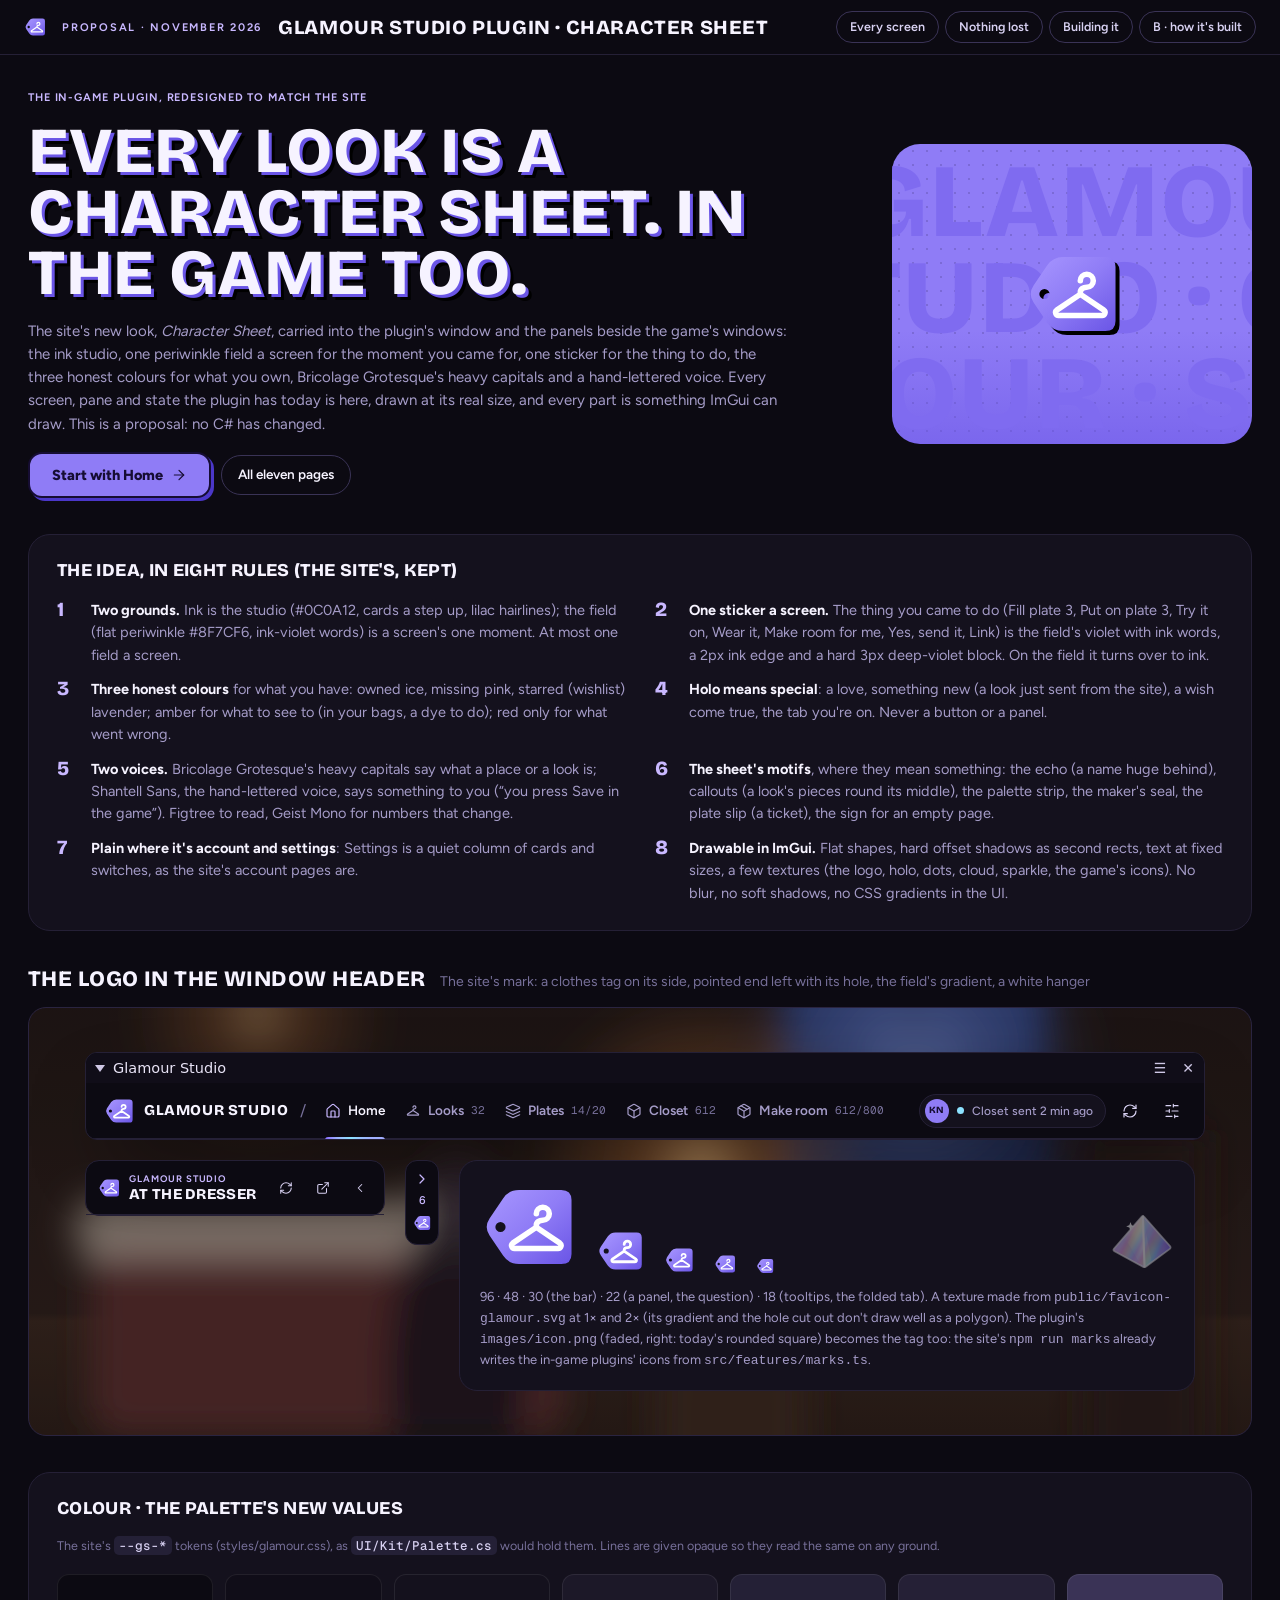
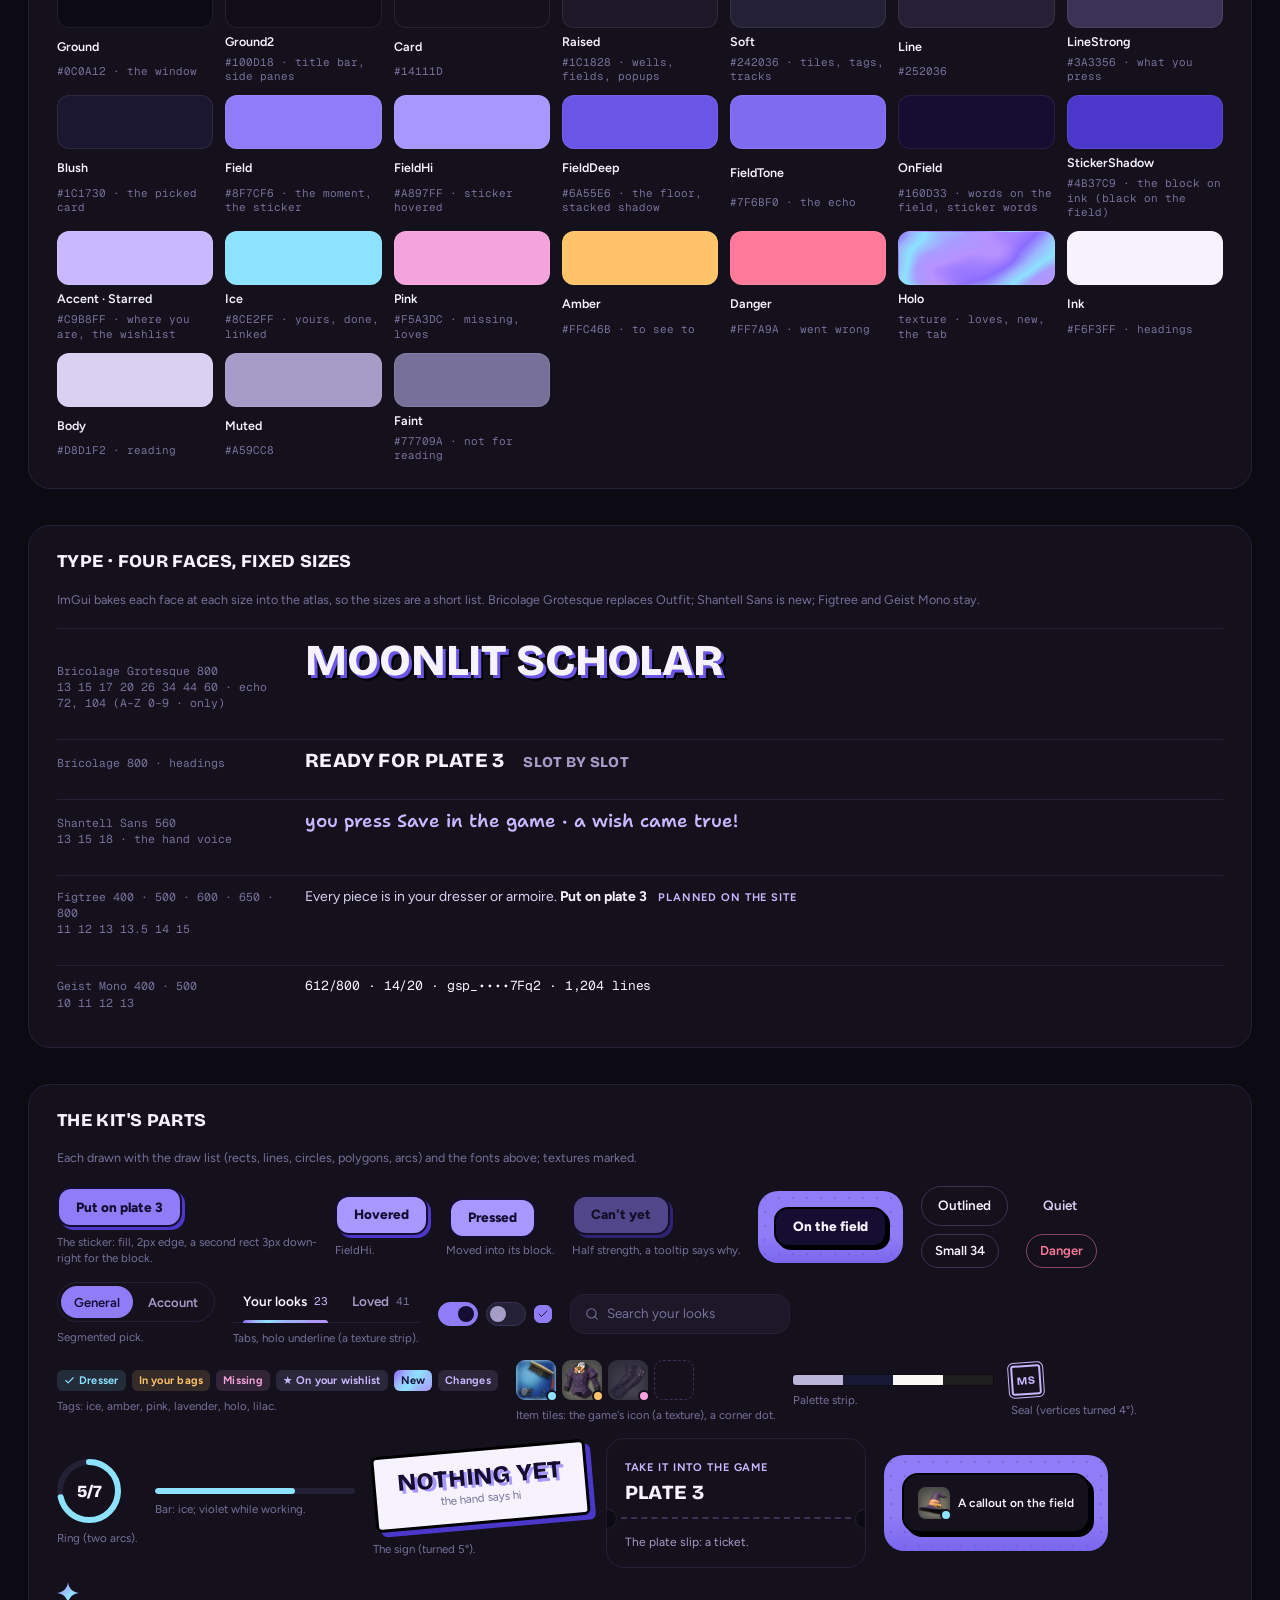
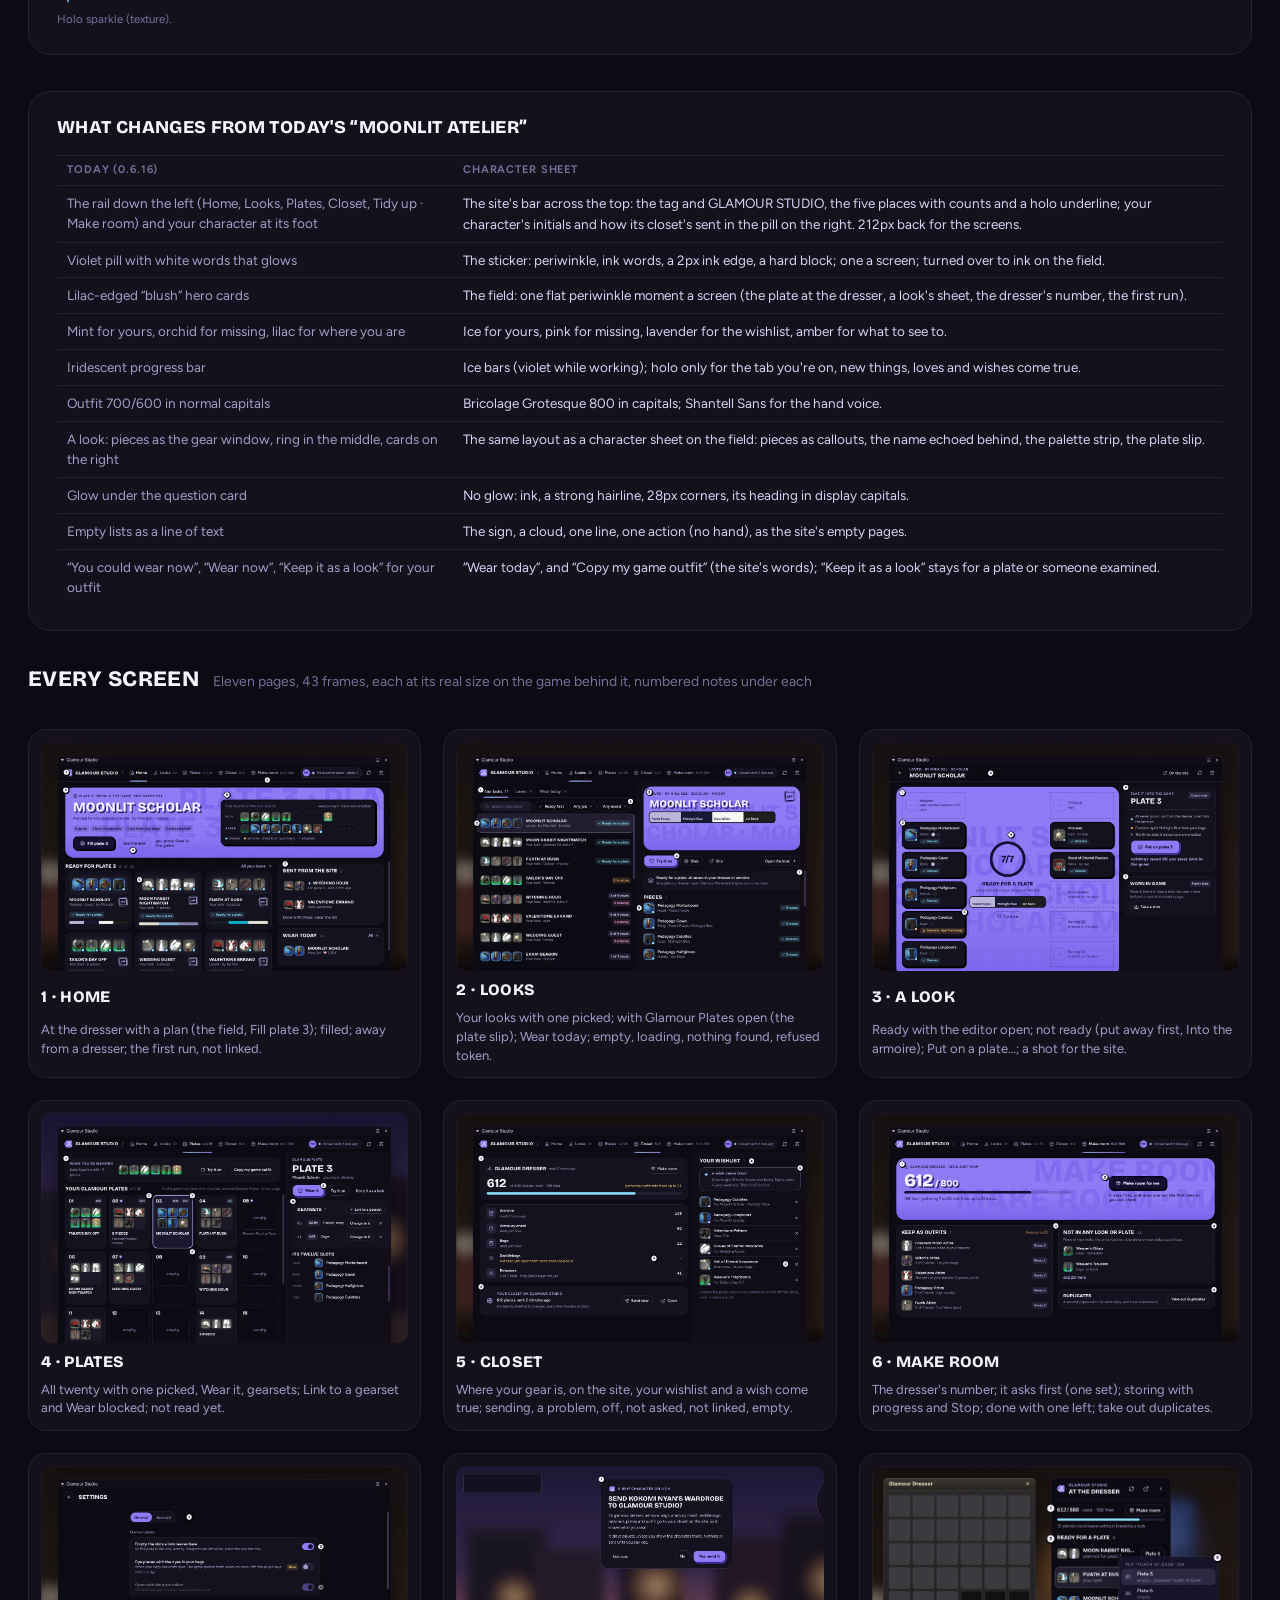
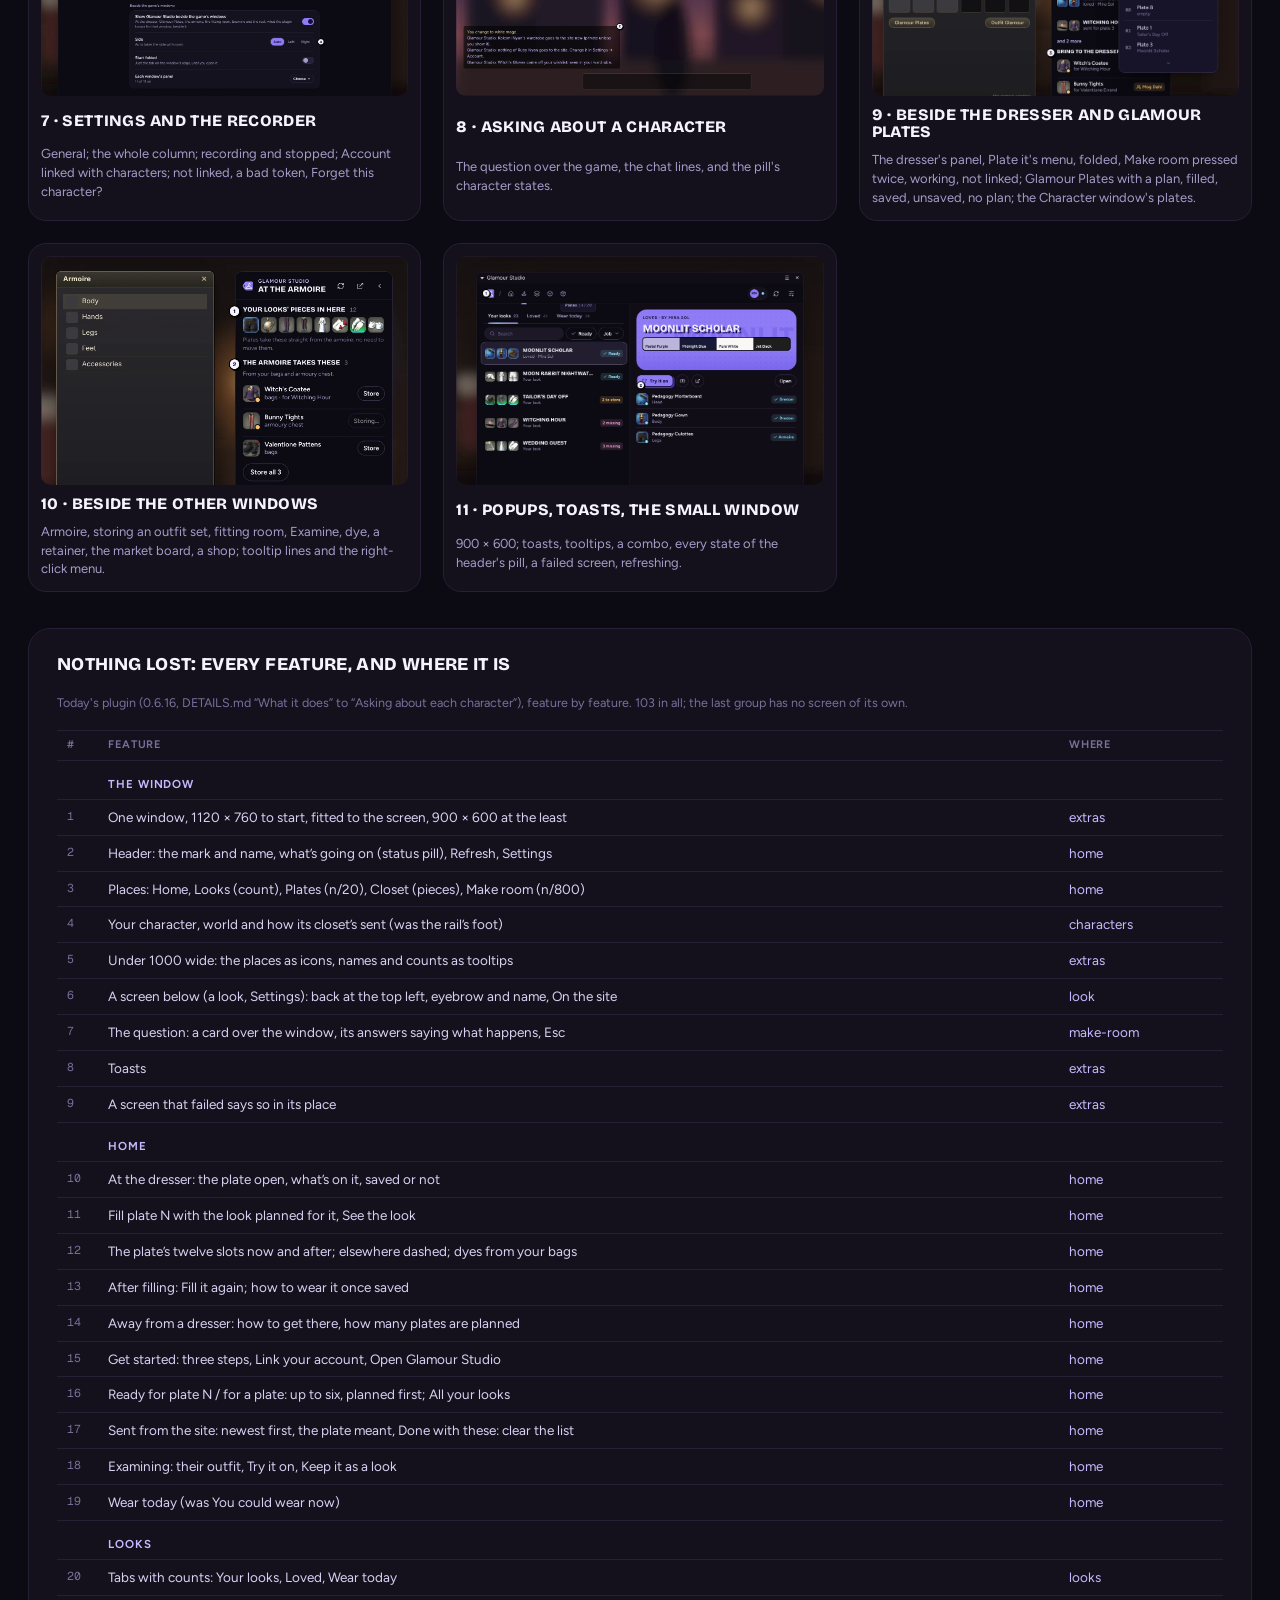
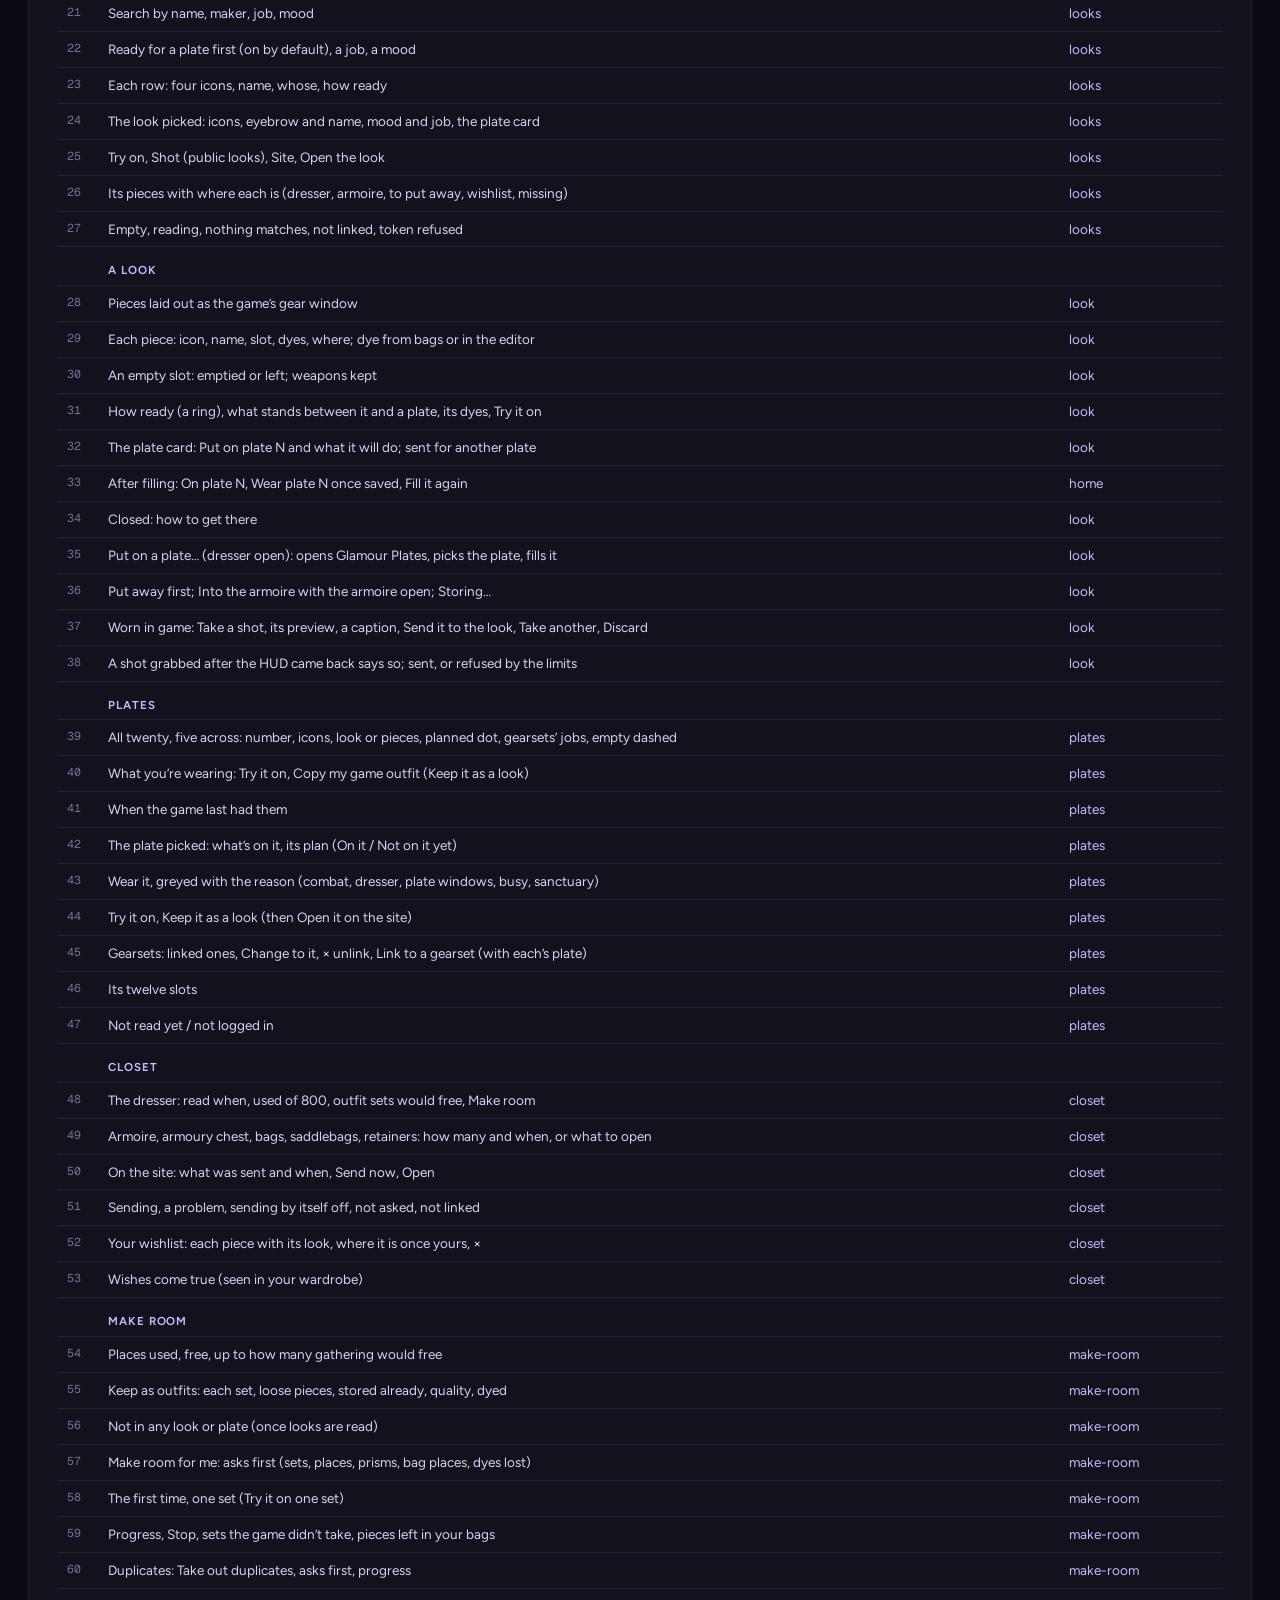
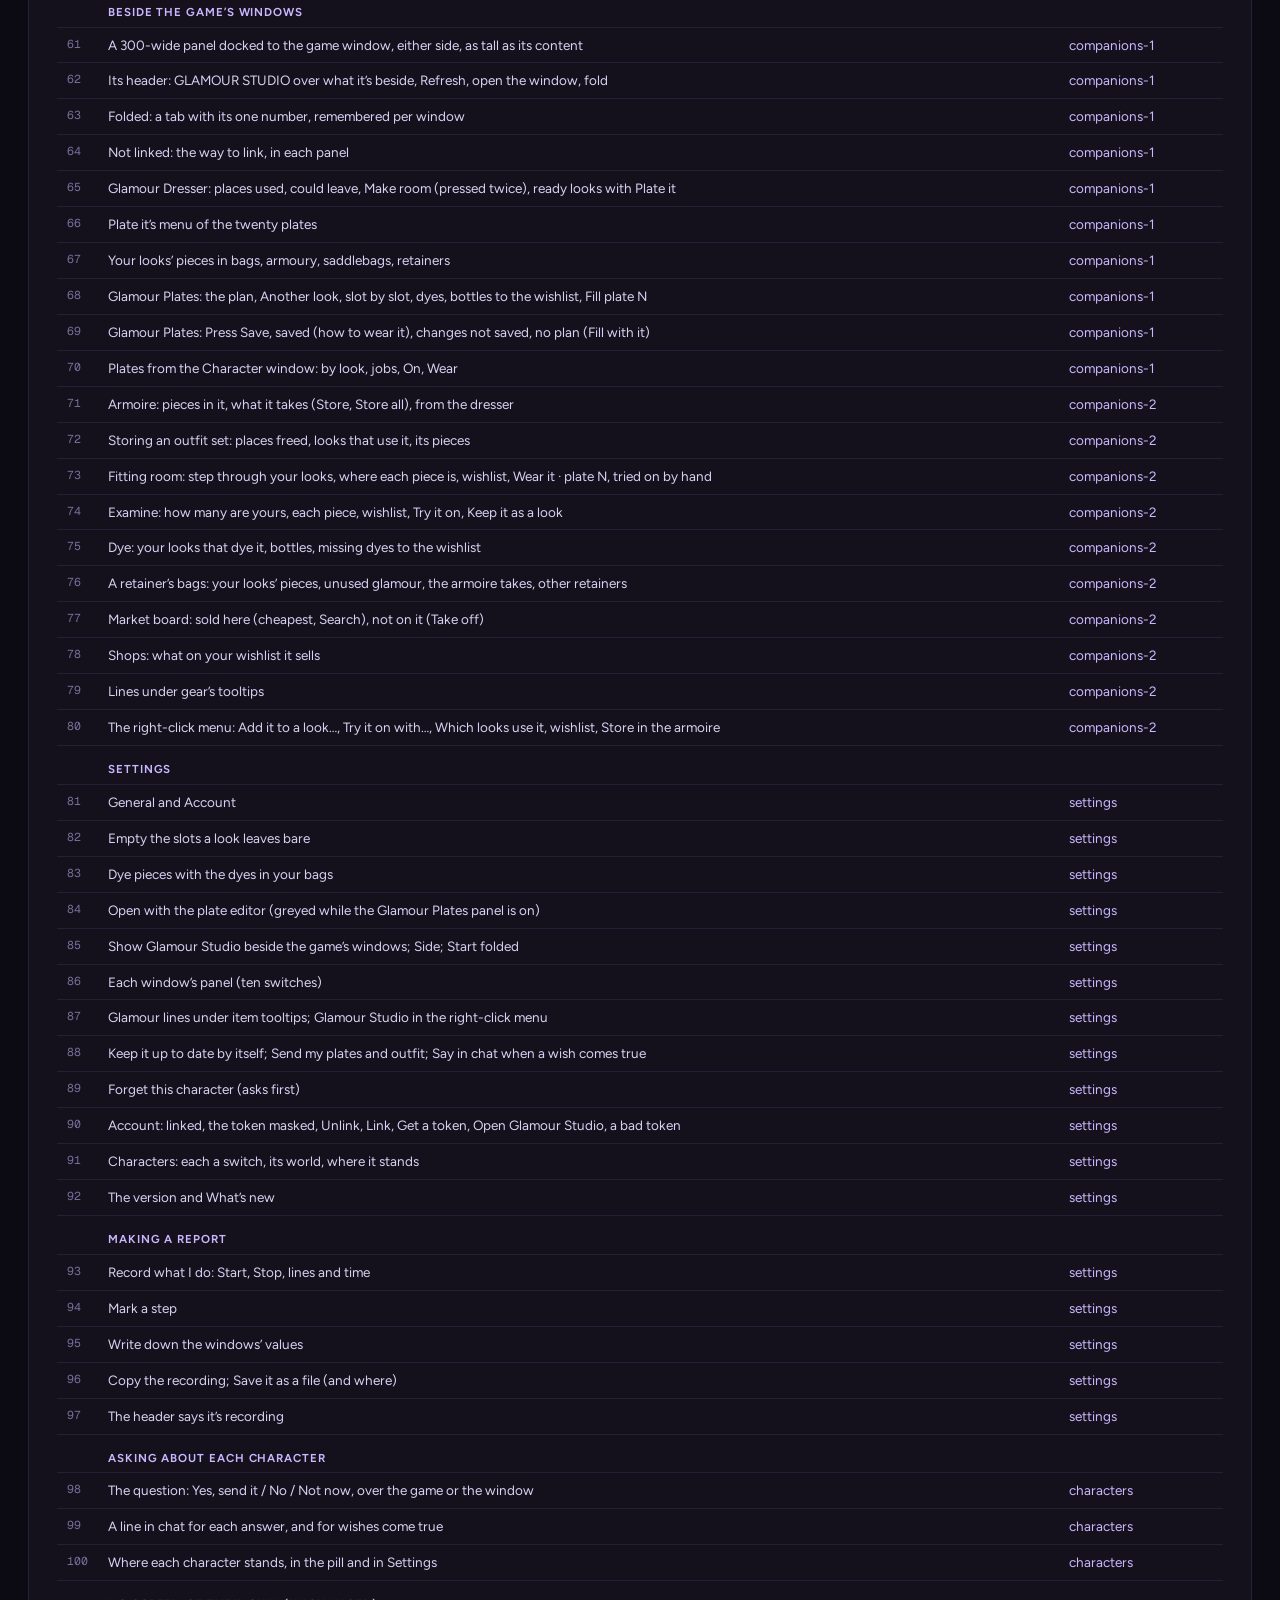
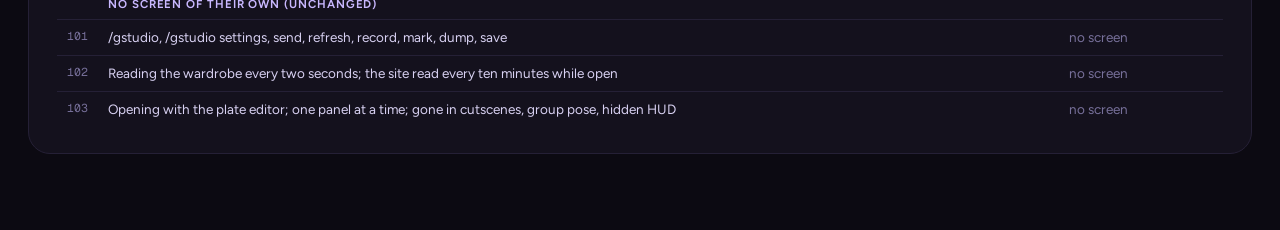
<file: docs/redesign/index.html>
<!doctype html>
<html lang="en">
  <head>
    <meta charset="utf-8" />
    <title>Glamour Studio plugin redesign: Character Sheet in the game</title>
    <link rel="stylesheet" href="assets/kit.css" />
    <script src="assets/kit.js"></script>
    <style>
      .hero-d { display: grid; grid-template-columns: minmax(0, 1fr) 360px; gap: 36px; align-items: center; }
      .hero-d h1 { color: #f6f3ff; font: 800 64px/0.95 var(--display); letter-spacing: .01em; text-transform: uppercase; text-shadow: 3px 3px 0 var(--field-deep), 6px 6px 0 #000; }
      .principles { display: grid; grid-template-columns: repeat(2, minmax(0, 1fr)); gap: 12px 30px; list-style: none; }
      .principles li { display: flex; gap: 12px; color: var(--muted); font-size: 14.5px; }
      .principles li b { color: var(--ink); }
      .principles .n { color: var(--accent); font: 800 20px/1 var(--display); width: 22px; flex: none; }
      .twocol { display: grid; grid-template-columns: minmax(0, 1fr) minmax(0, 1fr); gap: 22px; }
      .changes td:first-child { width: auto; color: var(--muted); font: 400 13.5px/1.5 var(--sans); }
      .changes td:last-child { white-space: normal; color: var(--body); }
      .partcell { display: grid; gap: 8px; justify-items: start; }
      .partcell small { color: var(--faint); font: 400 11.5px/1.35 var(--sans); max-width: 260px; }
    </style>
  </head>
  <body>
    <div class="mock-head">
      <span class="logo s22"></span>
      <span class="where">Proposal · November 2026</span>
      <h1>Glamour Studio plugin · Character Sheet</h1>
      <div class="end">
        <a href="#screens">Every screen</a>
        <a href="#features">Nothing lost</a>
        <a href="README.md">Building it</a>
        <button data-toggle="build">B · how it's built</button>
      </div>
    </div>

    <div class="mock-wrap">
      <div class="hero-d">
        <div class="col g16">
          <span class="eyebrow">The in-game plugin, redesigned to match the site</span>
          <h1>Every look is a character sheet. In the game too.</h1>
          <p class="t15 muted" style="max-width: 760px">
            The site's new look, <i>Character Sheet</i>, carried into the plugin's window and the panels beside the game's
            windows: the ink studio, one periwinkle field a screen for the moment you came for, one sticker for the thing to
            do, the three honest colours for what you own, Bricolage Grotesque's heavy capitals and a hand-lettered voice.
            Every screen, pane and state the plugin has today is here, drawn at its real size, and every part is something
            ImGui can draw. This is a proposal: no C# has changed.
          </p>
          <div class="row g10"><a class="sticker lg" href="pages/home.html">Start with Home<i data-i="arrow-right"></i></a><a class="btn" href="#screens">All eleven pages</a></div>
        </div>
        <div class="field" style="height: 300px; display: grid; place-items: center">
          <div class="echo"><span style="margin: 10px 0 0 -40px">Glamour ·</span><span style="margin-left: -120px">Studio · Glam</span><span style="margin-left: -10px">our · Studio</span></div>
          <span class="logo s96" style="filter: drop-shadow(4px 4px 0 #000)"></span>
        </div>
      </div>

      <div class="sheet">
        <h3>The idea, in eight rules (the site's, kept)</h3>
        <ol class="principles">
          <li><span class="n">1</span><span><b>Two grounds.</b> Ink is the studio (#0C0A12, cards a step up, lilac hairlines); the field (flat periwinkle #8F7CF6, ink-violet words) is a screen's one moment. At most one field a screen.</span></li>
          <li><span class="n">2</span><span><b>One sticker a screen.</b> The thing you came to do (Fill plate 3, Put on plate 3, Try it on, Wear it, Make room for me, Yes, send it, Link) is the field's violet with ink words, a 2px ink edge and a hard 3px deep-violet block. On the field it turns over to ink.</span></li>
          <li><span class="n">3</span><span><b>Three honest colours</b> for what you have: owned ice, missing pink, starred (wishlist) lavender; amber for what to see to (in your bags, a dye to do); red only for what went wrong.</span></li>
          <li><span class="n">4</span><span><b>Holo means special</b>: a love, something new (a look just sent from the site), a wish come true, the tab you're on. Never a button or a panel.</span></li>
          <li><span class="n">5</span><span><b>Two voices.</b> Bricolage Grotesque's heavy capitals say what a place or a look is; Shantell Sans, the hand-lettered voice, says something to you (“you press Save in the game”). Figtree to read, Geist Mono for numbers that change.</span></li>
          <li><span class="n">6</span><span><b>The sheet's motifs</b>, where they mean something: the echo (a name huge behind), callouts (a look's pieces round its middle), the palette strip, the maker's seal, the plate slip (a ticket), the sign for an empty page.</span></li>
          <li><span class="n">7</span><span><b>Plain where it's account and settings</b>: Settings is a quiet column of cards and switches, as the site's account pages are.</span></li>
          <li><span class="n">8</span><span><b>Drawable in ImGui.</b> Flat shapes, hard offset shadows as second rects, text at fixed sizes, a few textures (the logo, holo, dots, cloud, sparkle, the game's icons). No blur, no soft shadows, no CSS gradients in the UI.</span></li>
        </ol>
      </div>

      <!-- ───────── The logo in the window ───────── -->
      <div class="frame-cap" id="logo"><h2>The logo in the window header</h2><p>The site's mark: a clothes tag on its side, pointed end left with its hole, the field's gradient, a white hanger</p></div>
      <div class="stage" style="width: 100%">
        <div class="col g20">
          <div class="win" style="width: 1120px; height: 88px" data-place="home"></div>
          <div class="row top g20">
            <div class="pane" data-pane="At the dresser"></div>
            <div class="paneTab"><i data-i="chev-r" class="s16" style="color: var(--body)"></i><span>6</span><span class="logo s18"></span></div>
            <div class="card pad col g12" style="flex: 1">
              <div class="row g20 base">
                <span class="logo s96" data-build="texture: logo@2x"></span><span class="logo s48"></span><span class="logo"></span><span class="logo s22"></span><span class="logo s18"></span>
                <img src="../../GlamourStudio/images/icon.png" alt="" style="width: 64px; height: 64px; opacity: .45; margin-left: auto" title="Today's icon.png" />
              </div>
              <span class="t13 muted">96 · 48 · 30 (the bar) · 22 (a panel, the question) · 18 (tooltips, the folded tab). A texture made from <code>public/favicon-glamour.svg</code> at 1× and 2× (its gradient and the hole cut out don't draw well as a polygon). The plugin's <code>images/icon.png</code> (faded, right: today's rounded square) becomes the tag too: the site's <code>npm run marks</code> already writes the in-game plugins' icons from <code>src/features/marks.ts</code>.</span>
            </div>
          </div>
        </div>
      </div>

      <!-- ───────── Colour ───────── -->
      <div class="sheet" id="colour">
        <h3>Colour · the Palette's new values</h3>
        <span class="cap">The site's <code>--gs-*</code> tokens (styles/glamour.css), as <code>UI/Kit/Palette.cs</code> would hold them. Lines are given opaque so they read the same on any ground.</span>
        <div class="swatches">
          <div class="sw"><i style="background: #0c0a12"></i><b>Ground</b><small>#0C0A12 · the window</small></div>
          <div class="sw"><i style="background: #100d18"></i><b>Ground2</b><small>#100D18 · title bar, side panes</small></div>
          <div class="sw"><i style="background: #14111d"></i><b>Card</b><small>#14111D</small></div>
          <div class="sw"><i style="background: #1c1828"></i><b>Raised</b><small>#1C1828 · wells, fields, popups</small></div>
          <div class="sw"><i style="background: #242036"></i><b>Soft</b><small>#242036 · tiles, tags, tracks</small></div>
          <div class="sw"><i style="background: #252036"></i><b>Line</b><small>#252036</small></div>
          <div class="sw"><i style="background: #3a3356"></i><b>LineStrong</b><small>#3A3356 · what you press</small></div>
          <div class="sw"><i style="background: #1c1730"></i><b>Blush</b><small>#1C1730 · the picked card</small></div>
          <div class="sw"><i style="background: #8f7cf6"></i><b>Field</b><small>#8F7CF6 · the moment, the sticker</small></div>
          <div class="sw"><i style="background: #a897ff"></i><b>FieldHi</b><small>#A897FF · sticker hovered</small></div>
          <div class="sw"><i style="background: #6a55e6"></i><b>FieldDeep</b><small>#6A55E6 · the floor, stacked shadow</small></div>
          <div class="sw"><i style="background: #7f6bf0"></i><b>FieldTone</b><small>#7F6BF0 · the echo</small></div>
          <div class="sw"><i style="background: #160d33"></i><b>OnField</b><small>#160D33 · words on the field, sticker words</small></div>
          <div class="sw"><i style="background: #4b37c9"></i><b>StickerShadow</b><small>#4B37C9 · the block on ink (black on the field)</small></div>
          <div class="sw"><i style="background: #c9b8ff"></i><b>Accent · Starred</b><small>#C9B8FF · where you are, the wishlist</small></div>
          <div class="sw"><i style="background: #8ce2ff"></i><b>Ice</b><small>#8CE2FF · yours, done, linked</small></div>
          <div class="sw"><i style="background: #f5a3dc"></i><b>Pink</b><small>#F5A3DC · missing, loves</small></div>
          <div class="sw"><i style="background: #ffc46b"></i><b>Amber</b><small>#FFC46B · to see to</small></div>
          <div class="sw"><i style="background: #ff7a9a"></i><b>Danger</b><small>#FF7A9A · went wrong</small></div>
          <div class="sw"><i style="background: url('assets/holo.svg') 0 0 / 220px"></i><b>Holo</b><small>texture · loves, new, the tab</small></div>
          <div class="sw"><i style="background: #f6f3ff"></i><b>Ink</b><small>#F6F3FF · headings</small></div>
          <div class="sw"><i style="background: #d8d1f2"></i><b>Body</b><small>#D8D1F2 · reading</small></div>
          <div class="sw"><i style="background: #a59cc8"></i><b>Muted</b><small>#A59CC8</small></div>
          <div class="sw"><i style="background: #77709a"></i><b>Faint</b><small>#77709A · not for reading</small></div>
        </div>
      </div>

      <!-- ───────── Type ───────── -->
      <div class="sheet" id="type">
        <h3>Type · four faces, fixed sizes</h3>
        <span class="cap">ImGui bakes each face at each size into the atlas, so the sizes are a short list. Bricolage Grotesque replaces Outfit; Shantell Sans is new; Figtree and Geist Mono stay.</span>
        <div class="typerow"><small>Bricolage Grotesque 800<br />13 15 17 20 26 34 44 60 · echo 72, 104 (A–Z 0–9 · only)</small><span style="color: #f6f3ff; font: 800 44px/1 var(--display); text-transform: uppercase; text-shadow: 3px 3px 0 var(--field-deep), 5px 5px 0 #000">Moonlit Scholar</span></div>
        <div class="typerow"><small>Bricolage 800 · headings</small><span class="d d20">Ready for plate 3 <span class="d d15 muted" style="margin-left: 14px">Slot by slot</span></span></div>
        <div class="typerow"><small>Shantell Sans 560<br />13 15 18 · the hand voice</small><span class="hand s18">you press Save in the game · a wish came true!</span></div>
        <div class="typerow"><small>Figtree 400 · 500 · 600 · 650 · 800<br />11 12 13 13.5 14 15</small><span class="t14">Every piece is in your dresser or armoire. <b class="ink">Put on plate 3</b> <span class="eyebrow" style="margin-left: 8px">Planned on the site</span></span></div>
        <div class="typerow"><small>Geist Mono 400 · 500<br />10 11 12 13</small><span class="num ink t13">612/800 · 14/20 · gsp_••••7Fq2 · 1,204 lines</span></div>
      </div>

      <!-- ───────── Parts ───────── -->
      <div class="sheet" id="parts">
        <h3>The Kit's parts</h3>
        <span class="cap">Each drawn with the draw list (rects, lines, circles, polygons, arcs) and the fonts above; textures marked.</span>
        <div class="parts">
          <div class="partcell"><span class="sticker">Put on plate 3</span><small>The sticker: fill, 2px edge, a second rect 3px down-right for the block.</small></div>
          <div class="partcell"><span class="sticker hover">Hovered</span><small>FieldHi.</small></div>
          <div class="partcell"><span class="sticker pressed">Pressed</span><small>Moved into its block.</small></div>
          <div class="partcell"><span class="sticker off">Can't yet</span><small>Half strength, a tooltip says why.</small></div>
          <div class="partcell field" style="padding: 16px; border-radius: 20px"><span class="sticker">On the field</span></div>
          <div class="partcell"><span class="btn">Outlined</span><span class="btn sm">Small 34</span></div>
          <div class="partcell"><span class="btn quiet">Quiet</span><span class="btn danger sm">Danger</span></div>
          <div class="partcell"><span class="seg"><span class="on">General</span><span>Account</span></span><small>Segmented pick.</small></div>
          <div class="partcell"><div class="tabs"><span class="on">Your looks <span class="n">23</span></span><span>Loved <span class="n">41</span></span></div><small>Tabs, holo underline (a texture strip).</small></div>
          <div class="partcell"><div class="row"><span class="switch on"></span><span class="switch"></span><span class="check on"><i data-i="check" class="s12"></i></span></div></div>
          <div class="partcell"><span class="input" style="width: 220px"><i data-i="search" class="s14 faint"></i><span class="ph">Search your looks</span></span></div>
          <div class="partcell"><div class="row wrap g6"><span class="tag ok"><i data-i="check"></i>Dresser</span><span class="tag amber">In your bags</span><span class="tag miss">Missing</span><span class="tag star">★ On your wishlist</span><span class="tag new">New</span><span class="tag ink">Changes</span></div><small>Tags: ice, amber, pink, lavender, holo, lilac.</small></div>
          <div class="partcell"><div class="row g6"><b class="it" data-it="42631" data-own></b><b class="it" data-it="13100" data-own="amber"></b><b class="it ghost" data-it="13101" data-own="pink"></b><b class="it empty"></b></div><small>Item tiles: the game's icon (a texture), a corner dot.</small></div>
          <div class="partcell"><div class="palette" style="width: 200px" data-dyes="Pastel Purple,Midnight Blue,Pure White,Jet Black"></div><small>Palette strip.</small></div>
          <div class="partcell"><span class="seal">MS</span><small>Seal (vertices turned 4°).</small></div>
          <div class="partcell"><span class="ring" data-ring="5/7"><b>5/7</b></span><small>Ring (two arcs).</small></div>
          <div class="partcell" style="width: 200px"><div class="meter" style="width: 200px"><span style="width: 70%"></span></div><small>Bar: ice; violet while working.</small></div>
          <div class="partcell"><span class="sign"><b>Nothing yet</b><small>the hand says hi</small></span><small style="margin-top: 10px">The sign (turned 5°).</small></div>
          <div class="partcell" style="width: 260px"><div class="slip" style="width: 260px"><div class="top"><span class="eyebrow">Take it into the game</span><div class="d d20 mt4">Plate 3</div></div><div class="perf"></div><div class="bot t12 muted">The plate slip: a ticket.</div></div></div>
          <div class="partcell field" style="padding: 18px; border-radius: 20px"><div class="callout row g8"><b class="it s32" data-it="13099" data-own></b><span class="t12 ink b6">A callout on the field</span></div></div>
          <div class="partcell"><span class="spark s22"></span><small>Holo sparkle (texture).</small></div>
        </div>
      </div>

      <!-- ───────── What changes ───────── -->
      <div class="sheet">
        <h3>What changes from today's “Moonlit Atelier”</h3>
        <table class="feat changes">
          <tr><th>Today (0.6.16)</th><th>Character Sheet</th></tr>
          <tr><td>The rail down the left (Home, Looks, Plates, Closet, Tidy up · Make room) and your character at its foot</td><td>The site's bar across the top: the tag and GLAMOUR STUDIO, the five places with counts and a holo underline; your character's initials and how its closet's sent in the pill on the right. 212px back for the screens.</td></tr>
          <tr><td>Violet pill with white words that glows</td><td>The sticker: periwinkle, ink words, a 2px ink edge, a hard block; one a screen; turned over to ink on the field.</td></tr>
          <tr><td>Lilac-edged “blush” hero cards</td><td>The field: one flat periwinkle moment a screen (the plate at the dresser, a look's sheet, the dresser's number, the first run).</td></tr>
          <tr><td>Mint for yours, orchid for missing, lilac for where you are</td><td>Ice for yours, pink for missing, lavender for the wishlist, amber for what to see to.</td></tr>
          <tr><td>Iridescent progress bar</td><td>Ice bars (violet while working); holo only for the tab you're on, new things, loves and wishes come true.</td></tr>
          <tr><td>Outfit 700/600 in normal capitals</td><td>Bricolage Grotesque 800 in capitals; Shantell Sans for the hand voice.</td></tr>
          <tr><td>A look: pieces as the gear window, ring in the middle, cards on the right</td><td>The same layout as a character sheet on the field: pieces as callouts, the name echoed behind, the palette strip, the plate slip.</td></tr>
          <tr><td>Glow under the question card</td><td>No glow: ink, a strong hairline, 28px corners, its heading in display capitals.</td></tr>
          <tr><td>Empty lists as a line of text</td><td>The sign, a cloud, one line, one action (no hand), as the site's empty pages.</td></tr>
          <tr><td>“You could wear now”, “Wear now”, “Keep it as a look” for your outfit</td><td>“Wear today”, and “Copy my game outfit” (the site's words); “Keep it as a look” stays for a plate or someone examined.</td></tr>
        </table>
      </div>

      <!-- ───────── Screens ───────── -->
      <div class="frame-cap" id="screens"><h2>Every screen</h2><p>Eleven pages, 43 frames, each at its real size on the game behind it, numbered notes under each</p></div>
      <div class="screens" style="margin-top: 22px">
        <a href="pages/home.html"><img src="thumbs/home.webp" alt="" /><b>1 · Home</b><span>At the dresser with a plan (the field, Fill plate 3); filled; away from a dresser; the first run, not linked.</span></a>
        <a href="pages/looks.html"><img src="thumbs/looks.webp" alt="" /><b>2 · Looks</b><span>Your looks with one picked; with Glamour Plates open (the plate slip); Wear today; empty, loading, nothing found, refused token.</span></a>
        <a href="pages/look.html"><img src="thumbs/look.webp" alt="" /><b>3 · A look</b><span>Ready with the editor open; not ready (put away first, Into the armoire); Put on a plate…; a shot for the site.</span></a>
        <a href="pages/plates.html"><img src="thumbs/plates.webp" alt="" /><b>4 · Plates</b><span>All twenty with one picked, Wear it, gearsets; Link to a gearset and Wear blocked; not read yet.</span></a>
        <a href="pages/closet.html"><img src="thumbs/closet.webp" alt="" /><b>5 · Closet</b><span>Where your gear is, on the site, your wishlist and a wish come true; sending, a problem, off, not asked, not linked, empty.</span></a>
        <a href="pages/make-room.html"><img src="thumbs/make-room.webp" alt="" /><b>6 · Make room</b><span>The dresser's number; it asks first (one set); storing with progress and Stop; done with one left; take out duplicates.</span></a>
        <a href="pages/settings.html"><img src="thumbs/settings.webp" alt="" /><b>7 · Settings and the recorder</b><span>General; the whole column; recording and stopped; Account linked with characters; not linked, a bad token, Forget this character?</span></a>
        <a href="pages/characters.html"><img src="thumbs/characters.webp" alt="" /><b>8 · Asking about a character</b><span>The question over the game, the chat lines, and the pill's character states.</span></a>
        <a href="pages/companions-1.html"><img src="thumbs/companions-1.webp" alt="" /><b>9 · Beside the dresser and Glamour Plates</b><span>The dresser's panel, Plate it's menu, folded, Make room pressed twice, working, not linked; Glamour Plates with a plan, filled, saved, unsaved, no plan; the Character window's plates.</span></a>
        <a href="pages/companions-2.html"><img src="thumbs/companions-2.webp" alt="" /><b>10 · Beside the other windows</b><span>Armoire, storing an outfit set, fitting room, Examine, dye, a retainer, the market board, a shop; tooltip lines and the right-click menu.</span></a>
        <a href="pages/extras.html"><img src="thumbs/extras.webp" alt="" /><b>11 · Popups, toasts, the small window</b><span>900 × 600; toasts, tooltips, a combo, every state of the header's pill, a failed screen, refreshing.</span></a>
      </div>

      <!-- ───────── Features ───────── -->
      <div class="sheet" id="features">
        <h3>Nothing lost: every feature, and where it is</h3>
        <span class="cap">Today's plugin (0.6.16, DETAILS.md “What it does” to “Asking about each character”), feature by feature. 112 in all; the last group has no screen of its own.</span>
        <table class="feat" id="feat"></table>
      </div>
    </div>

    <script>
      const F = [
        ['The window'],
        ['One window, 1120 × 760 to start, fitted to the screen, 900 × 600 at the least', 'extras'],
        ['Header: the mark and name, what’s going on (status pill), Refresh, Settings', 'home'],
        ['Places: Home, Looks (count), Plates (n/20), Closet (pieces), Make room (n/800)', 'home'],
        ['Your character, world and how its closet’s sent (was the rail’s foot)', 'characters'],
        ['Under 1000 wide: the places as icons, names and counts as tooltips', 'extras'],
        ['A screen below (a look, Settings): back at the top left, eyebrow and name, On the site', 'look'],
        ['The question: a card over the window, its answers saying what happens, Esc', 'make-room'],
        ['Toasts', 'extras'],
        ['A screen that failed says so in its place', 'extras'],
        ['Home'],
        ['At the dresser: the plate open, what’s on it, saved or not', 'home'],
        ['Fill plate N with the look planned for it, See the look', 'home'],
        ['The plate’s twelve slots now and after; elsewhere dashed; dyes from your bags', 'home'],
        ['After filling: Fill it again; how to wear it once saved', 'home'],
        ['Away from a dresser: how to get there, how many plates are planned', 'home'],
        ['Get started: three steps, Link your account, Open Glamour Studio', 'home'],
        ['Ready for plate N / for a plate: up to six, planned first; All your looks', 'home'],
        ['Sent from the site: newest first, the plate meant, Done with these: clear the list', 'home'],
        ['Examining: their outfit, Try it on, Keep it as a look', 'home'],
        ['Wear today (was You could wear now)', 'home'],
        ['Looks'],
        ['Tabs with counts: Your looks, Loved, Wear today', 'looks'],
        ['Search by name, maker, job, mood', 'looks'],
        ['Ready for a plate first (on by default), a job, a mood', 'looks'],
        ['Each row: four icons, name, whose, how ready', 'looks'],
        ['The look picked: icons, eyebrow and name, mood and job, the plate card', 'looks'],
        ['Try on, Shot (public looks), Site, Open the look', 'looks'],
        ['Its pieces with where each is (dresser, armoire, to put away, wishlist, missing)', 'looks'],
        ['Empty, reading, nothing matches, not linked, token refused', 'looks'],
        ['A look'],
        ['Pieces laid out as the game’s gear window', 'look'],
        ['Each piece: icon, name, slot, dyes, where; dye from bags or in the editor', 'look'],
        ['An empty slot: emptied or left; weapons kept', 'look'],
        ['How ready (a ring), what stands between it and a plate, its dyes, Try it on', 'look'],
        ['The plate card: Put on plate N and what it will do; sent for another plate', 'look'],
        ['After filling: On plate N, Wear plate N once saved, Fill it again', 'home'],
        ['Closed: how to get there', 'look'],
        ['Put on a plate… (dresser open): opens Glamour Plates, picks the plate, fills it', 'look'],
        ['Put away first; Into the armoire with the armoire open; Storing…', 'look'],
        ['Worn in game: Take a shot, its preview, a caption, Send it to the look, Take another, Discard', 'look'],
        ['A shot grabbed after the HUD came back says so; sent, or refused by the limits', 'look'],
        ['Plates'],
        ['All twenty, five across: number, icons, look or pieces, planned dot, gearsets’ jobs, empty dashed', 'plates'],
        ['What you’re wearing: Try it on, Copy my game outfit (Keep it as a look)', 'plates'],
        ['When the game last had them', 'plates'],
        ['The plate picked: what’s on it, its plan (On it / Not on it yet)', 'plates'],
        ['Wear it, greyed with the reason (combat, dresser, plate windows, busy, sanctuary)', 'plates'],
        ['Try it on, Keep it as a look (then Open it on the site)', 'plates'],
        ['Gearsets: linked ones, Change to it, × unlink, Link to a gearset (with each’s plate)', 'plates'],
        ['Its twelve slots', 'plates'],
        ['Not read yet / not logged in', 'plates'],
        ['Closet'],
        ['The dresser: read when, used of 800, outfit sets would free, Make room', 'closet'],
        ['Armoire, armoury chest, bags, saddlebags, retainers: how many and when, or what to open', 'closet'],
        ['On the site: what was sent and when, Send now, Open', 'closet'],
        ['Sending, a problem, sending by itself off, not asked, not linked', 'closet'],
        ['Your wishlist: each piece with its look, where it is once yours, ×', 'closet'],
        ['Wishes come true (seen in your wardrobe)', 'closet'],
        ['Make room'],
        ['Places used, free, up to how many gathering would free', 'make-room'],
        ['Keep as outfits: each set, loose pieces, stored already, quality, dyed', 'make-room'],
        ['Not in any look or plate (once looks are read)', 'make-room'],
        ['Make room for me: asks first (sets, places, prisms, bag places, dyes lost)', 'make-room'],
        ['The first time, one set (Try it on one set)', 'make-room'],
        ['Progress, Stop, sets the game didn’t take, pieces left in your bags', 'make-room'],
        ['Duplicates: Take out duplicates, asks first, progress', 'make-room'],
        ['Beside the game’s windows'],
        ['A 300-wide panel docked to the game window, either side, as tall as its content', 'companions-1'],
        ['Its header: GLAMOUR STUDIO over what it’s beside, Refresh, open the window, fold', 'companions-1'],
        ['Folded: a tab with its one number, remembered per window', 'companions-1'],
        ['Not linked: the way to link, in each panel', 'companions-1'],
        ['Glamour Dresser: places used, could leave, Make room (pressed twice), ready looks with Plate it', 'companions-1'],
        ['Plate it’s menu of the twenty plates', 'companions-1'],
        ['Your looks’ pieces in bags, armoury, saddlebags, retainers', 'companions-1'],
        ['Glamour Plates: the plan, Another look, slot by slot, dyes, bottles to the wishlist, Fill plate N', 'companions-1'],
        ['Glamour Plates: Press Save, saved (how to wear it), changes not saved, no plan (Fill with it)', 'companions-1'],
        ['Plates from the Character window: by look, jobs, On, Wear', 'companions-1'],
        ['Armoire: pieces in it, what it takes (Store, Store all), from the dresser', 'companions-2'],
        ['Storing an outfit set: places freed, looks that use it, its pieces', 'companions-2'],
        ['Fitting room: step through your looks, where each piece is, wishlist, Wear it · plate N, tried on by hand', 'companions-2'],
        ['Examine: how many are yours, each piece, wishlist, Try it on, Keep it as a look', 'companions-2'],
        ['Dye: your looks that dye it, bottles, missing dyes to the wishlist', 'companions-2'],
        ['A retainer’s bags: your looks’ pieces, unused glamour, the armoire takes, other retainers', 'companions-2'],
        ['Market board: sold here (cheapest, Search), not on it (Take off)', 'companions-2'],
        ['Shops: what on your wishlist it sells', 'companions-2'],
        ['Lines under gear’s tooltips', 'companions-2'],
        ['The right-click menu: Add it to a look…, Try it on with…, Which looks use it, wishlist, Store in the armoire', 'companions-2'],
        ['Settings'],
        ['General and Account', 'settings'],
        ['Empty the slots a look leaves bare', 'settings'],
        ['Dye pieces with the dyes in your bags', 'settings'],
        ['Open with the plate editor (greyed while the Glamour Plates panel is on)', 'settings'],
        ['Show Glamour Studio beside the game’s windows; Side; Start folded', 'settings'],
        ['Each window’s panel (ten switches)', 'settings'],
        ['Glamour lines under item tooltips; Glamour Studio in the right-click menu', 'settings'],
        ['Keep it up to date by itself; Send my plates and outfit; Say in chat when a wish comes true', 'settings'],
        ['Forget this character (asks first)', 'settings'],
        ['Account: linked, the token masked, Unlink, Link, Get a token, Open Glamour Studio, a bad token', 'settings'],
        ['Characters: each a switch, its world, where it stands', 'settings'],
        ['The version and What’s new', 'settings'],
        ['Making a report'],
        ['Record what I do: Start, Stop, lines and time', 'settings'],
        ['Mark a step', 'settings'],
        ['Write down the windows’ values', 'settings'],
        ['Copy the recording; Save it as a file (and where)', 'settings'],
        ['The header says it’s recording', 'settings'],
        ['Asking about each character'],
        ['The question: Yes, send it / No / Not now, over the game or the window', 'characters'],
        ['A line in chat for each answer, and for wishes come true', 'characters'],
        ['Where each character stands, in the pill and in Settings', 'characters'],
        ['No screen of their own (unchanged)'],
        ['/gstudio, /gstudio settings, send, refresh, record, mark, dump, save', '—'],
        ['Reading the wardrobe every two seconds; the site read every ten minutes while open', '—'],
        ['Opening with the plate editor; one panel at a time; gone in cutscenes, group pose, hidden HUD', '—'],
      ]
      const t = document.getElementById('feat')
      let n = 0
      t.innerHTML =
        '<tr><th>#</th><th>Feature</th><th>Where</th></tr>' +
        F.map((r) =>
          r.length === 1
            ? `<tr class="grp"><td></td><td colspan="2">${r[0]}</td></tr>`
            : `<tr><td>${++n}</td><td>${r[0]}</td><td>${r[1] === '—' ? '<span class="faint">no screen</span>' : `<a href="pages/${r[1]}.html">${r[1]}</a>`}</td></tr>`,
        ).join('')
      document.querySelector('#features .cap').textContent = document.querySelector('#features .cap').textContent.replace('112', n)
    </script>
  </body>
</html>
</file>
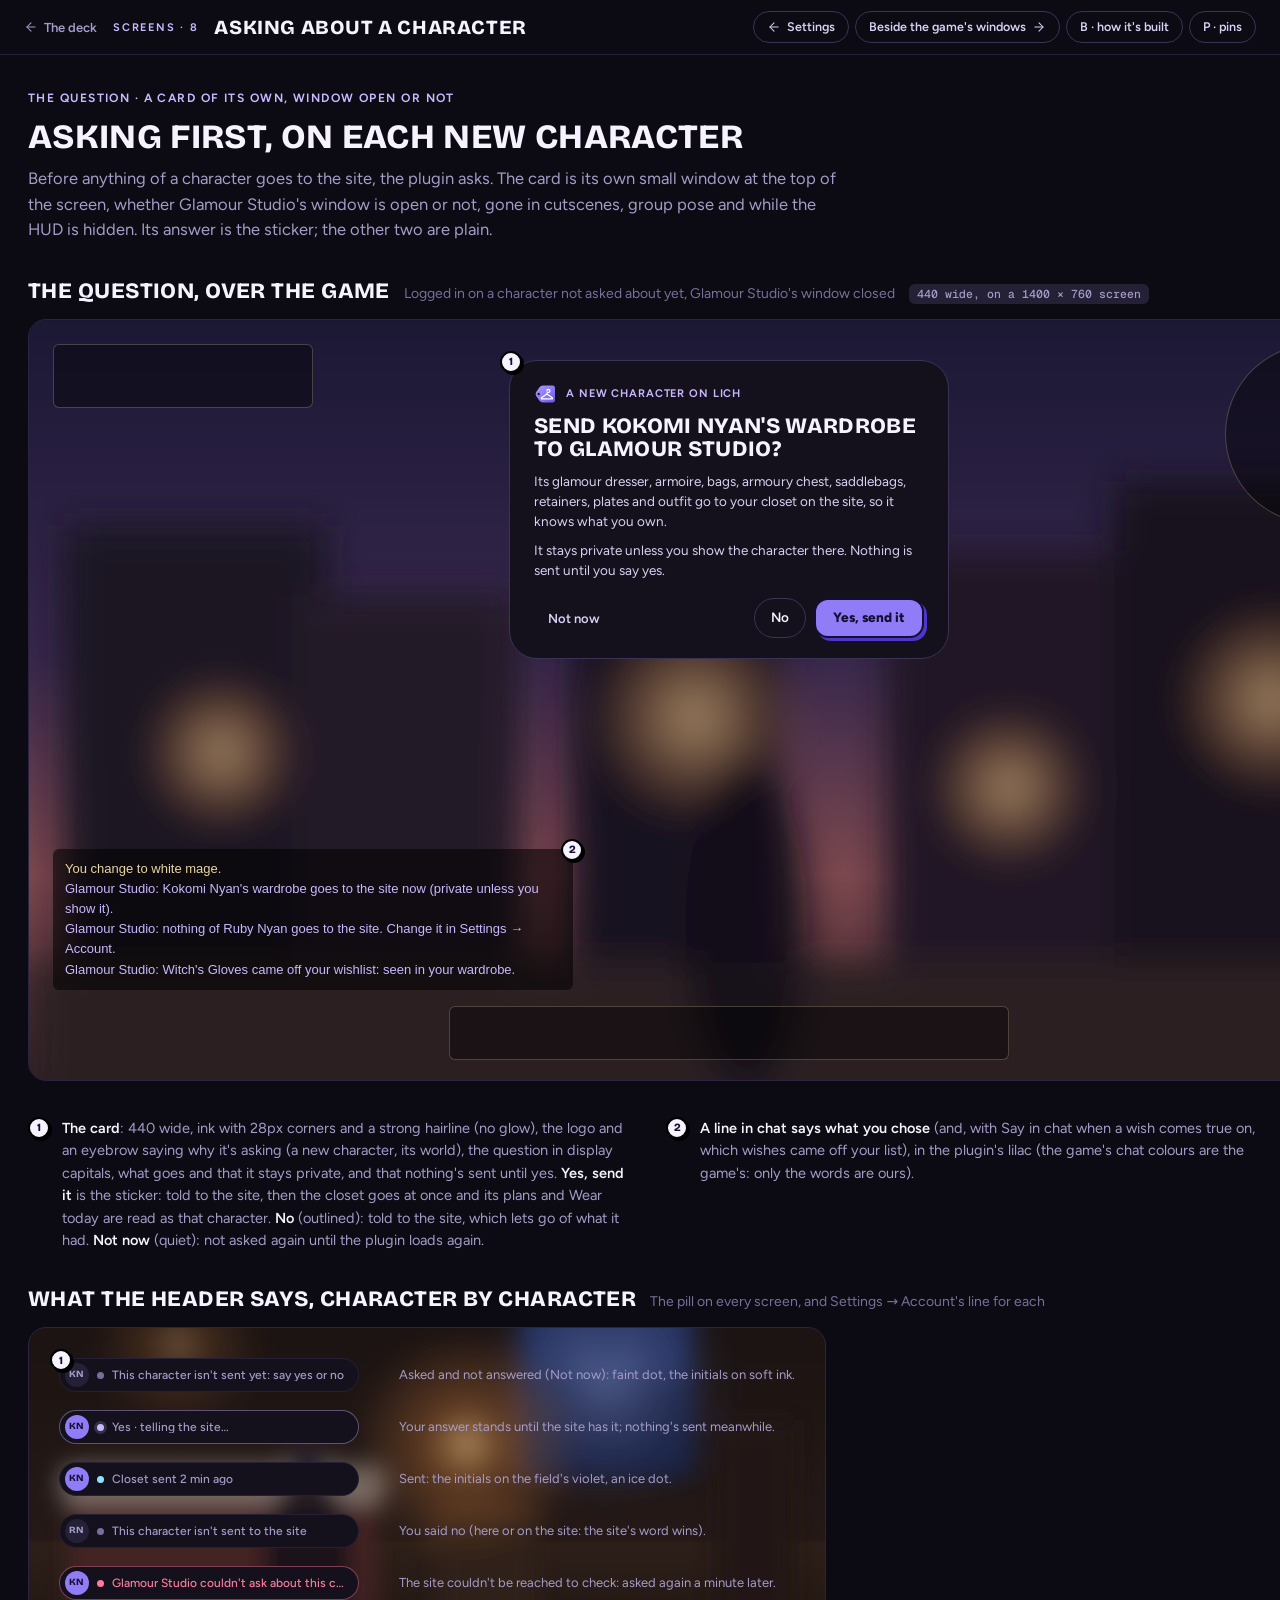
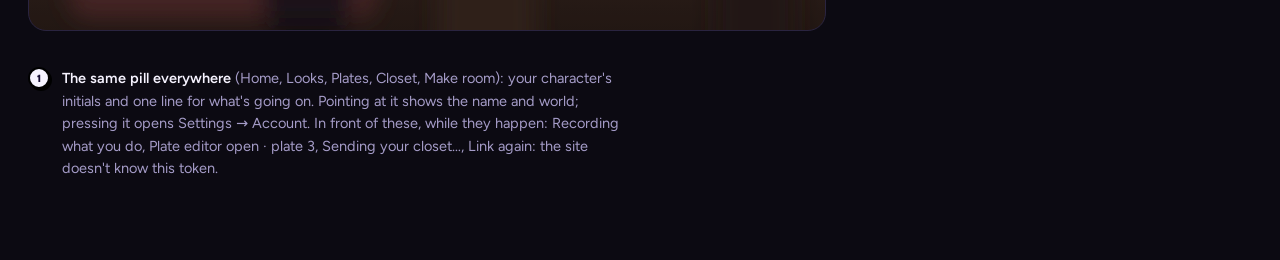
<file: docs/redesign/pages/characters.html>
<!doctype html>
<html lang="en">
  <head>
    <meta charset="utf-8" />
    <title>Asking about a character · Glamour Studio plugin redesign</title>
    <link rel="stylesheet" href="../assets/kit.css" />
    <script src="../assets/kit.js"></script>
    <style>
      .screen { position: relative; width: 1400px; height: 760px; overflow: hidden; border-radius: 14px; background: url('../assets/backdrop-city.svg') center / cover; }
      .hud { position: absolute; border-radius: 6px; background: rgb(0 0 0 / .4); border: 1px solid rgb(240 220 170 / .25); }
      .ask { position: absolute; left: 50%; top: 40px; width: 440px; margin-left: -220px; padding: 22px 24px 20px; border: 1px solid var(--line-strong); border-radius: 28px; background: var(--card); }
      .ask h3 { color: var(--ink); font: 800 22px/1.05 var(--display); letter-spacing: .015em; text-transform: uppercase; }
      .ask p { color: var(--body); font-size: 13.5px; line-height: 1.5; }
      .ask .foot { display: flex; gap: 8px; align-items: center; margin-top: 18px; }
    </style>
  </head>
  <body>
    <div class="mock-head">
      <a class="back" href="../index.html#screens"><i data-i="arrow-left" class="s14"></i>The deck</a>
      <span class="where">Screens · 8</span>
      <h1>Asking about a character</h1>
      <div class="end">
        <a href="settings.html"><i data-i="arrow-left" class="s14"></i>Settings</a>
        <a href="companions-1.html">Beside the game's windows<i data-i="arrow-right" class="s14"></i></a>
        <button data-toggle="build">B · how it's built</button>
        <button data-toggle="pins">P · pins</button>
      </div>
    </div>

    <div class="mock-wrap">
      <div class="mock-intro">
        <span class="eyebrow-d">The question · a card of its own, window open or not</span>
        <h2>Asking first, on each new character</h2>
        <p>
          Before anything of a character goes to the site, the plugin asks. The card is its own small window at the top
          of the screen, whether Glamour Studio's window is open or not, gone in cutscenes, group pose and while the HUD
          is hidden. Its answer is the sticker; the other two are plain.
        </p>
      </div>

      <div class="frame-cap">
        <h2>The question, over the game</h2>
        <p>Logged in on a character not asked about yet, Glamour Studio's window closed</p>
        <span class="size">440 wide, on a 1400 × 760 screen</span>
      </div>
      <div class="stage free">
        <div class="screen">
          <div class="hud" style="left: 24px; top: 24px; width: 260px; height: 64px"></div>
          <div class="hud" style="right: 24px; top: 24px; width: 180px; height: 180px; border-radius: 50%"></div>
          <div class="hud" style="left: 50%; bottom: 20px; width: 560px; margin-left: -280px; height: 54px"></div>
          <div class="ask" data-build="its own window: NoTitleBar, kept in front">
            <div class="row g10"><span class="logo s22"></span><span class="eyebrow">A new character on Lich</span></div>
            <h3 class="mt10">Send Kokomi Nyan's wardrobe to Glamour Studio?</h3>
            <p class="mt10">Its glamour dresser, armoire, bags, armoury chest, saddlebags, retainers, plates and outfit go to your closet on the site, so it knows what you own.</p>
            <p class="mt8 t13 muted">It stays private unless you show the character there. Nothing is sent until you say yes.</p>
            <div class="foot">
              <span class="btn sm quiet">Not now</span>
              <span class="end btn">No</span>
              <span class="sticker">Yes, send it</span>
            </div>
            <span class="pin tl">1</span>
          </div>
          <div class="chat" style="position: absolute; left: 24px; bottom: 90px">
            <div class="sys">You change to white mage.</div>
            <div class="gs">Glamour Studio: Kokomi Nyan's wardrobe goes to the site now (private unless you show it).</div>
            <div class="gs">Glamour Studio: nothing of Ruby Nyan goes to the site. Change it in Settings → Account.</div>
            <div class="gs">Glamour Studio: Witch's Gloves came off your wishlist: seen in your wardrobe.</div>
            <span class="pin tr">2</span>
          </div>
        </div>
      </div>
      <ol class="notes">
        <li><span class="pin">1</span><span><b>The card</b>: 440 wide, ink with 28px corners and a strong hairline (no glow), the logo and an eyebrow saying why it's asking (a new character, its world), the question in display capitals, what goes and that it stays private, and that nothing's sent until yes. <b>Yes, send it</b> is the sticker: told to the site, then the closet goes at once and its plans and Wear today are read as that character. <b>No</b> (outlined): told to the site, which lets go of what it had. <b>Not now</b> (quiet): not asked again until the plugin loads again.</span></li>
        <li><span class="pin">2</span><span><b>A line in chat says what you chose</b> (and, with Say in chat when a wish comes true on, which wishes came off your list), in the plugin's lilac (the game's chat colours are the game's: only the words are ours).</span></li>
      </ol>

      <div class="frame-cap">
        <h2>What the header says, character by character</h2>
        <p>The pill on every screen, and Settings → Account's line for each</p>
      </div>
      <div class="stage free" style="padding: 30px; display: grid; grid-template-columns: repeat(2, max-content); gap: 18px 40px; align-items: center">
        <span class="who" style="position: relative"><span class="face off">KN</span><span class="dot no"></span><span class="st">This character isn't sent yet: say yes or no</span><span class="pin tl">1</span></span><span class="t13 muted">Asked and not answered (Not now): faint dot, the initials on soft ink.</span>
        <span class="who live"><span class="face">KN</span><span class="dot live"></span><span class="st">Yes · telling the site…</span></span><span class="t13 muted">Your answer stands until the site has it; nothing's sent meanwhile.</span>
        <span class="who"><span class="face">KN</span><span class="dot"></span><span class="st">Closet sent 2 min ago</span></span><span class="t13 muted">Sent: the initials on the field's violet, an ice dot.</span>
        <span class="who"><span class="face off">RN</span><span class="dot no"></span><span class="st">This character isn't sent to the site</span></span><span class="t13 muted">You said no (here or on the site: the site's word wins).</span>
        <span class="who danger"><span class="face">KN</span><span class="dot danger"></span><span class="st">Glamour Studio couldn't ask about this character</span></span><span class="t13 muted">The site couldn't be reached to check: asked again a minute later.</span>
      </div>
      <ol class="notes">
        <li><span class="pin">1</span><span><b>The same pill everywhere</b> (Home, Looks, Plates, Closet, Make room): your character's initials and one line for what's going on. Pointing at it shows the name and world; pressing it opens Settings → Account. In front of these, while they happen: Recording what you do, Plate editor open · plate 3, Sending your closet…, Link again: the site doesn't know this token.</span></li>
      </ol>
    </div>
  </body>
</html>
</file>
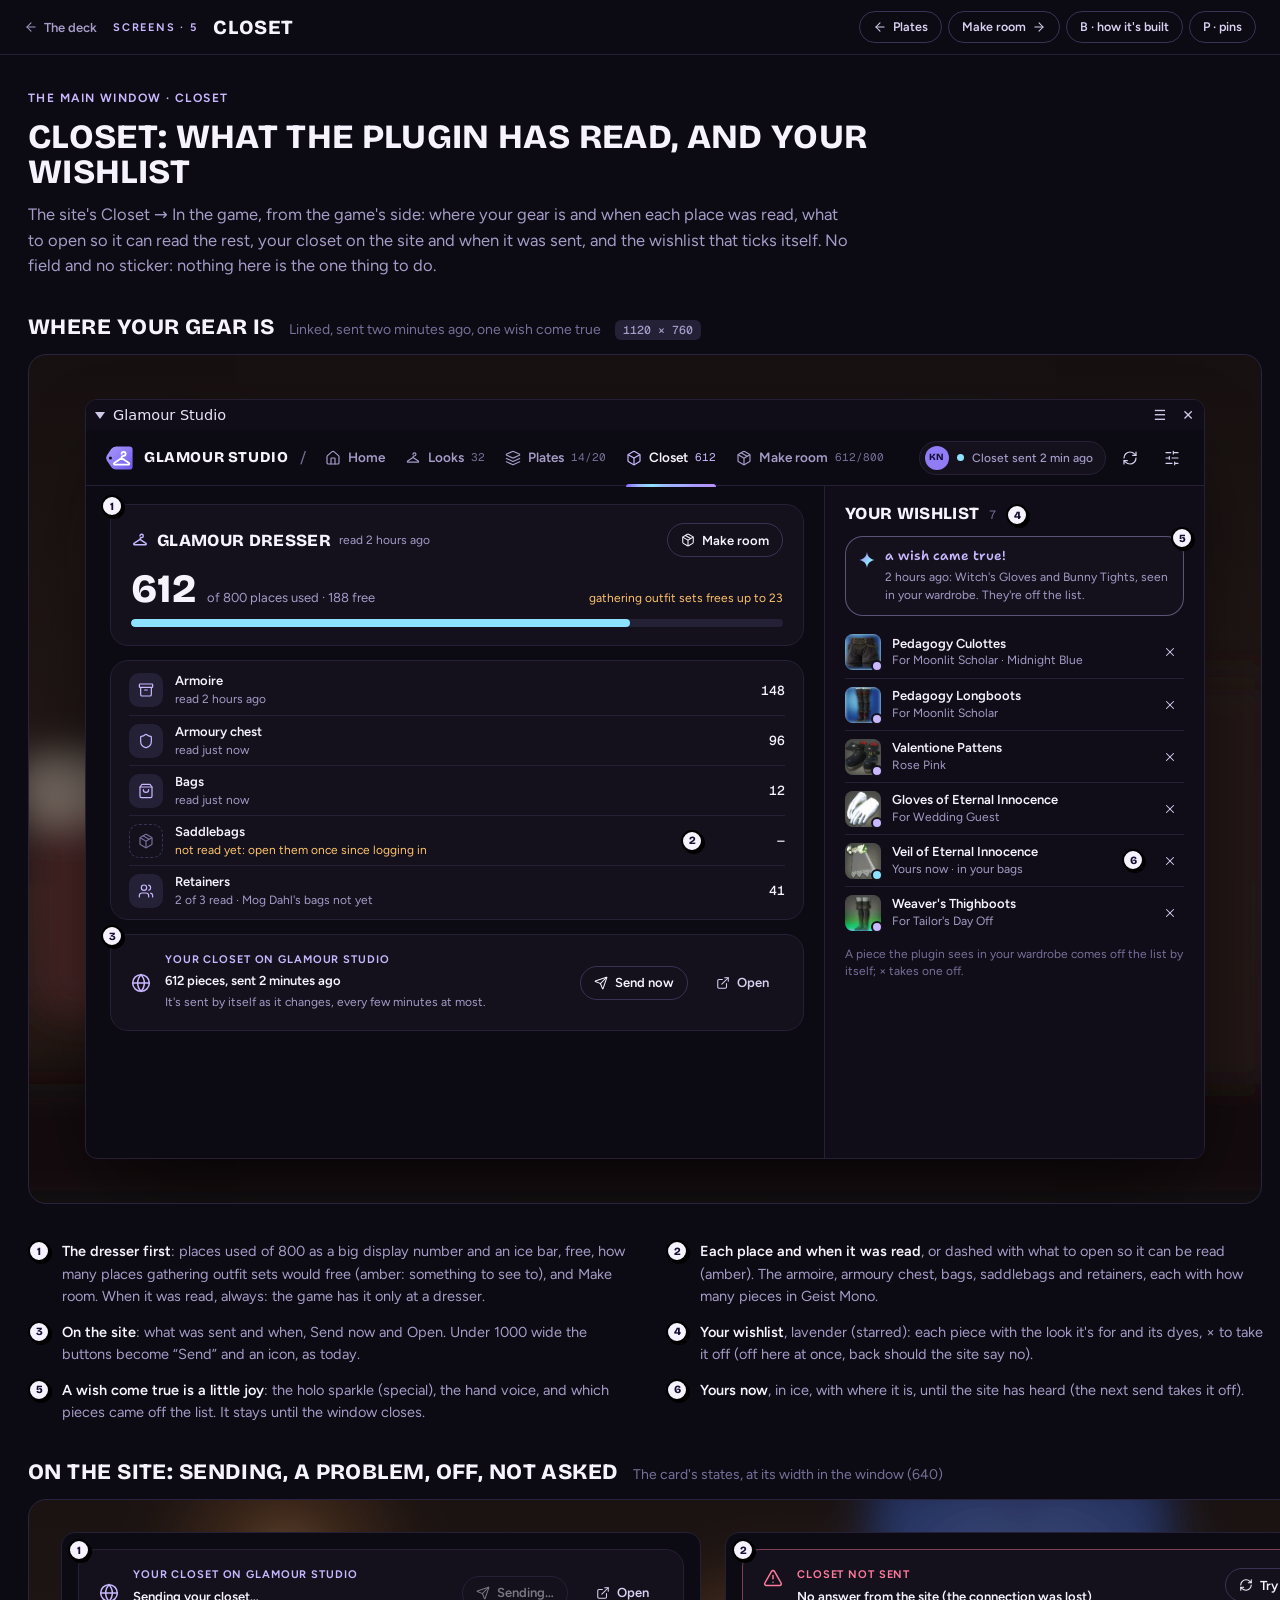
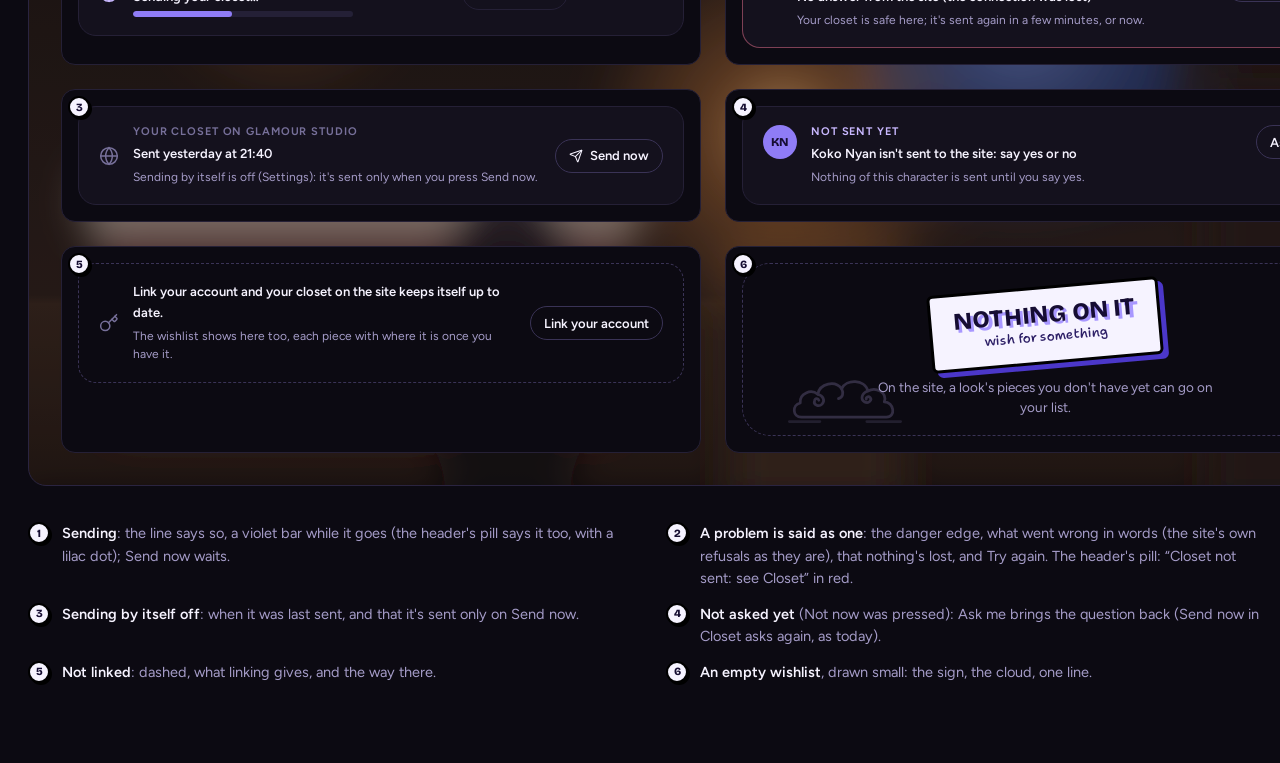
<file: docs/redesign/pages/closet.html>
<!doctype html>
<html lang="en">
  <head>
    <meta charset="utf-8" />
    <title>Closet · Glamour Studio plugin redesign</title>
    <link rel="stylesheet" href="../assets/kit.css" />
    <script src="../assets/kit.js"></script>
    <style>
      .cv { display: grid; grid-template-columns: minmax(0, 1fr) 380px; height: 100%; }
      .cv .left { position: relative; padding: 18px 20px 0 24px; overflow: hidden; display: grid; gap: 14px; align-content: start; }
      .cv .right { position: relative; padding: 18px 20px; overflow: hidden; }
      .place-row { display: flex; gap: 12px; align-items: center; height: 50px; border-top: 1px solid var(--line); }
      .place-row:first-child { border-top: 0; }
      .place-row .pi { display: grid; place-items: center; width: 34px; height: 34px; border-radius: 10px; background: var(--soft); color: var(--accent); flex: none; }
      .place-row.unread .pi { background: transparent; border: 1px dashed var(--line-strong); color: var(--faint); }
      .place-row .cnt { width: 70px; text-align: right; color: var(--ink); font: 500 13px/1 var(--mono); }
      .big { color: var(--ink); font: 800 40px/1 var(--display); letter-spacing: .01em; }
      .board { position: relative; width: 640px; padding: 16px; border: 1px solid var(--line); border-radius: 14px; background: var(--ground); }
    </style>
  </head>
  <body>
    <div class="mock-head">
      <a class="back" href="../index.html#screens"><i data-i="arrow-left" class="s14"></i>The deck</a>
      <span class="where">Screens · 5</span>
      <h1>Closet</h1>
      <div class="end">
        <a href="plates.html"><i data-i="arrow-left" class="s14"></i>Plates</a>
        <a href="make-room.html">Make room<i data-i="arrow-right" class="s14"></i></a>
        <button data-toggle="build">B · how it's built</button>
        <button data-toggle="pins">P · pins</button>
      </div>
    </div>

    <div class="mock-wrap">
      <div class="mock-intro">
        <span class="eyebrow-d">The main window · Closet</span>
        <h2>Closet: what the plugin has read, and your wishlist</h2>
        <p>
          The site's Closet → In the game, from the game's side: where your gear is and when each place was read, what to
          open so it can read the rest, your closet on the site and when it was sent, and the wishlist that ticks itself.
          No field and no sticker: nothing here is the one thing to do.
        </p>
      </div>

      <div class="frame-cap">
        <h2>Where your gear is</h2>
        <p>Linked, sent two minutes ago, one wish come true</p>
        <span class="size">1120 × 760</span>
      </div>
      <div class="stage">
        <div class="win" style="width: 1120px; height: 760px" data-place="closet">
          <div class="body">
            <div class="cv">
              <div class="left">
                <div class="card pad">
                  <div class="row"><span class="logo s18" style="display: none"></span><i data-i="hanger" class="s18 c-accent"></i><span class="d d17">Glamour dresser</span><span class="t12 muted">read 2 hours ago</span><span class="end btn sm"><i data-i="package" class="s14"></i>Make room</span></div>
                  <div class="row base g10 mt12"><span class="big">612</span><span class="t13 muted">of 800 places used · 188 free</span><span class="end t12 c-amber">gathering outfit sets frees up to 23</span></div>
                  <div class="meter l mt10"><span style="width: 76.5%"></span></div>
                  <span class="pin tl">1</span>
                </div>
                <div class="card list-card" style="padding: 4px 18px">
                  <div class="place-row"><span class="pi"><i data-i="archive"></i></span><div class="grow"><div class="ink b6 t13">Armoire</div><div class="t12 muted">read 2 hours ago</div></div><span class="cnt">148</span></div>
                  <div class="place-row"><span class="pi"><i data-i="shield"></i></span><div class="grow"><div class="ink b6 t13">Armoury chest</div><div class="t12 muted">read just now</div></div><span class="cnt">96</span></div>
                  <div class="place-row"><span class="pi"><i data-i="bag"></i></span><div class="grow"><div class="ink b6 t13">Bags</div><div class="t12 muted">read just now</div></div><span class="cnt">12</span></div>
                  <div class="place-row unread"><span class="pi"><i data-i="package"></i></span><div class="grow"><div class="ink b6 t13">Saddlebags</div><div class="t12 c-amber">not read yet: open them once since logging in</div></div><span class="pin">2</span><span class="cnt faint">—</span></div>
                  <div class="place-row"><span class="pi"><i data-i="users"></i></span><div class="grow"><div class="ink b6 t13">Retainers</div><div class="t12 muted">2 of 3 read · Mog Dahl's bags not yet</div></div><span class="cnt">41</span></div>
                </div>
                <div class="card pad row g14">
                  <i data-i="globe" class="s20 c-accent"></i>
                  <div class="grow col g4"><span class="eyebrow">Your closet on Glamour Studio</span><span class="t13 ink b6">612 pieces, sent 2 minutes ago</span><span class="t12 muted">It's sent by itself as it changes, every few minutes at most.</span></div>
                  <span class="btn sm"><i data-i="send" class="s14"></i>Send now</span>
                  <span class="btn sm quiet"><i data-i="ext" class="s14"></i>Open</span>
                  <span class="pin tl">3</span>
                </div>
              </div>
              <div class="right side">
                <div class="panel-h"><span class="d">Your wishlist</span><span class="cnt">7</span><span class="pin">4</span></div>
                <div class="card pad-s row top g10" style="padding: 11px 13px; border-color: var(--accent-line)">
                  <span class="spark s16 mt4"></span>
                  <div class="grow col g4"><span class="hand s13">a wish came true!</span><span class="t12 muted">2 hours ago: Witch's Gloves and Bunny Tights, seen in your wardrobe. They're off the list.</span></div>
                  <span class="pin tr">5</span>
                </div>
                <div class="mt10">
                  <div class="prow"><b class="it s36" data-it="42634" data-own="star"></b><div class="grow"><div class="nm">Pedagogy Culottes</div><div class="ln">For Moonlit Scholar · Midnight Blue</div></div><span class="btn round r28 quiet" title="Take it off the list"><i data-i="x" class="s14"></i></span></div>
                  <div class="prow"><b class="it s36" data-it="42635" data-own="star"></b><div class="grow"><div class="nm">Pedagogy Longboots</div><div class="ln">For Moonlit Scholar</div></div><span class="btn round r28 quiet"><i data-i="x" class="s14"></i></span></div>
                  <div class="prow"><b class="it s36" data-it="6977" data-own="star"></b><div class="grow"><div class="nm">Valentione Pattens</div><div class="ln">Rose Pink</div></div><span class="btn round r28 quiet"><i data-i="x" class="s14"></i></span></div>
                  <div class="prow"><b class="it s36" data-it="8672" data-own="star"></b><div class="grow"><div class="nm">Gloves of Eternal Innocence</div><div class="ln">For Wedding Guest</div></div><span class="btn round r28 quiet"><i data-i="x" class="s14"></i></span></div>
                  <div class="prow"><b class="it s36" data-it="8681" data-own></b><div class="grow"><div class="nm">Veil of Eternal Innocence</div><div class="ln c-ice">Yours now · in your bags</div></div><span class="btn round r28 quiet"><i data-i="x" class="s14"></i></span><span class="pin abs" style="right: 40px; top: 14px">6</span></div>
                  <div class="prow"><b class="it s36" data-it="3932" data-own="star"></b><div class="grow"><div class="nm">Weaver's Thighboots</div><div class="ln">For Tailor's Day Off</div></div><span class="btn round r28 quiet"><i data-i="x" class="s14"></i></span></div>
                </div>
                <span class="t12 faint" style="display: block; margin-top: 8px">A piece the plugin sees in your wardrobe comes off the list by itself; × takes one off.</span>
              </div>
            </div>
          </div>
        </div>
      </div>
      <ol class="notes">
        <li><span class="pin">1</span><span><b>The dresser first</b>: places used of 800 as a big display number and an ice bar, free, how many places gathering outfit sets would free (amber: something to see to), and Make room. When it was read, always: the game has it only at a dresser.</span></li>
        <li><span class="pin">2</span><span><b>Each place and when it was read</b>, or dashed with what to open so it can be read (amber). The armoire, armoury chest, bags, saddlebags and retainers, each with how many pieces in Geist Mono.</span></li>
        <li><span class="pin">3</span><span><b>On the site</b>: what was sent and when, Send now and Open. Under 1000 wide the buttons become “Send” and an icon, as today.</span></li>
        <li><span class="pin">4</span><span><b>Your wishlist</b>, lavender (starred): each piece with the look it's for and its dyes, × to take it off (off here at once, back should the site say no).</span></li>
        <li><span class="pin">5</span><span><b>A wish come true is a little joy</b>: the holo sparkle (special), the hand voice, and which pieces came off the list. It stays until the window closes.</span></li>
        <li><span class="pin">6</span><span><b>Yours now</b>, in ice, with where it is, until the site has heard (the next send takes it off).</span></li>
      </ol>

      <!-- ───────── 2 · On the site: its states ───────── -->
      <div class="frame-cap">
        <h2>On the site: sending, a problem, off, not asked</h2>
        <p>The card's states, at its width in the window (640)</p>
      </div>
      <div class="stage free" style="padding: 32px; display: grid; grid-template-columns: repeat(2, 640px); gap: 24px">
        <div class="board">
          <div class="card pad row g14">
            <i data-i="globe" class="s20 c-accent"></i>
            <div class="grow col g4"><span class="eyebrow">Your closet on Glamour Studio</span><span class="t13 ink b6">Sending your closet…</span><div class="meter accent" style="width: 220px"><span style="width: 45%"></span></div></div>
            <span class="btn sm off"><i data-i="send" class="s14"></i>Sending…</span>
            <span class="btn sm quiet"><i data-i="ext" class="s14"></i>Open</span>
          </div>
          <span class="pin abs" style="left: 6px; top: 6px">1</span>
        </div>
        <div class="board">
          <div class="card pad bad row top g14">
            <i data-i="alert" class="s20 c-danger"></i>
            <div class="grow col g4"><span class="eyebrow" style="color: var(--danger)">Closet not sent</span><span class="t13 ink b6">No answer from the site (the connection was lost)</span><span class="t12 muted">Your closet is safe here; it's sent again in a few minutes, or now.</span></div>
            <span class="btn sm"><i data-i="refresh" class="s14"></i>Try again</span>
          </div>
          <span class="pin abs" style="left: 6px; top: 6px">2</span>
        </div>
        <div class="board">
          <div class="card pad row g14">
            <i data-i="globe" class="s20 faint"></i>
            <div class="grow col g4"><span class="eyebrow faint">Your closet on Glamour Studio</span><span class="t13 ink b6">Sent yesterday at 21:40</span><span class="t12 muted">Sending by itself is off (Settings): it's sent only when you press Send now.</span></div>
            <span class="btn sm"><i data-i="send" class="s14"></i>Send now</span>
          </div>
          <span class="pin abs" style="left: 6px; top: 6px">3</span>
        </div>
        <div class="board">
          <div class="card pad row top g14">
            <span class="face l">KN</span>
            <div class="grow col g4"><span class="eyebrow">Not sent yet</span><span class="t13 ink b6">Koko Nyan isn't sent to the site: say yes or no</span><span class="t12 muted">Nothing of this character is sent until you say yes.</span></div>
            <span class="btn sm">Ask me</span>
          </div>
          <span class="pin abs" style="left: 6px; top: 6px">4</span>
        </div>
        <div class="board">
          <div class="card pad dash row g14">
            <i data-i="key" class="s20 faint"></i>
            <div class="grow col g4"><span class="t13 ink b6">Link your account and your closet on the site keeps itself up to date.</span><span class="t12 muted">The wishlist shows here too, each piece with where it is once you have it.</span></div>
            <span class="btn sm">Link your account</span>
          </div>
          <span class="pin abs" style="left: 6px; top: 6px">5</span>
        </div>
        <div class="board">
          <div class="empty-s" style="padding: 22px 16px 18px">
            <span class="cloud"></span>
            <span class="sign"><b>Nothing on it</b><small>wish for something</small></span>
            <span class="line">On the site, a look's pieces you don't have yet can go on your list.</span>
          </div>
          <span class="pin abs" style="left: 6px; top: 6px">6</span>
        </div>
      </div>
      <ol class="notes">
        <li><span class="pin">1</span><span><b>Sending</b>: the line says so, a violet bar while it goes (the header's pill says it too, with a lilac dot); Send now waits.</span></li>
        <li><span class="pin">2</span><span><b>A problem is said as one</b>: the danger edge, what went wrong in words (the site's own refusals as they are), that nothing's lost, and Try again. The header's pill: “Closet not sent: see Closet” in red.</span></li>
        <li><span class="pin">3</span><span><b>Sending by itself off</b>: when it was last sent, and that it's sent only on Send now.</span></li>
        <li><span class="pin">4</span><span><b>Not asked yet</b> (Not now was pressed): Ask me brings the question back (Send now in Closet asks again, as today).</span></li>
        <li><span class="pin">5</span><span><b>Not linked</b>: dashed, what linking gives, and the way there.</span></li>
        <li><span class="pin">6</span><span><b>An empty wishlist</b>, drawn small: the sign, the cloud, one line.</span></li>
      </ol>
    </div>
  </body>
</html>
</file>
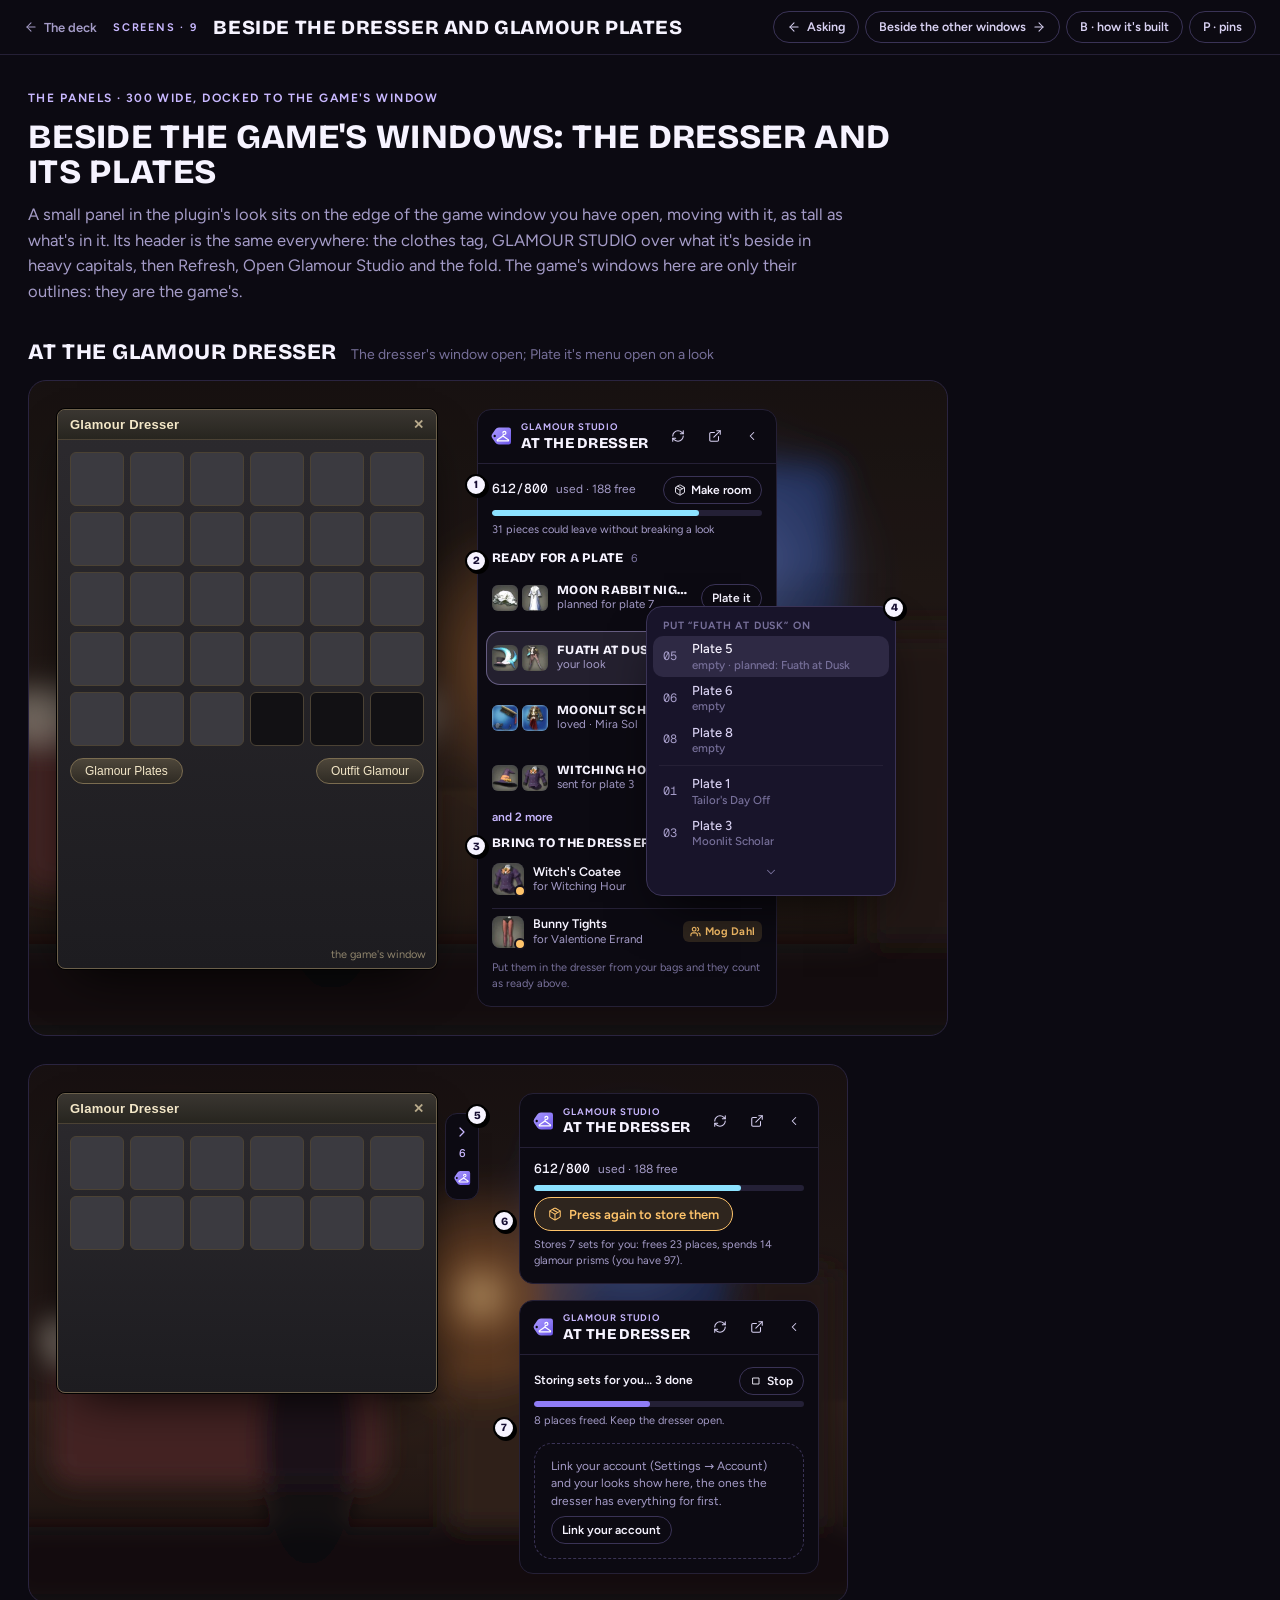
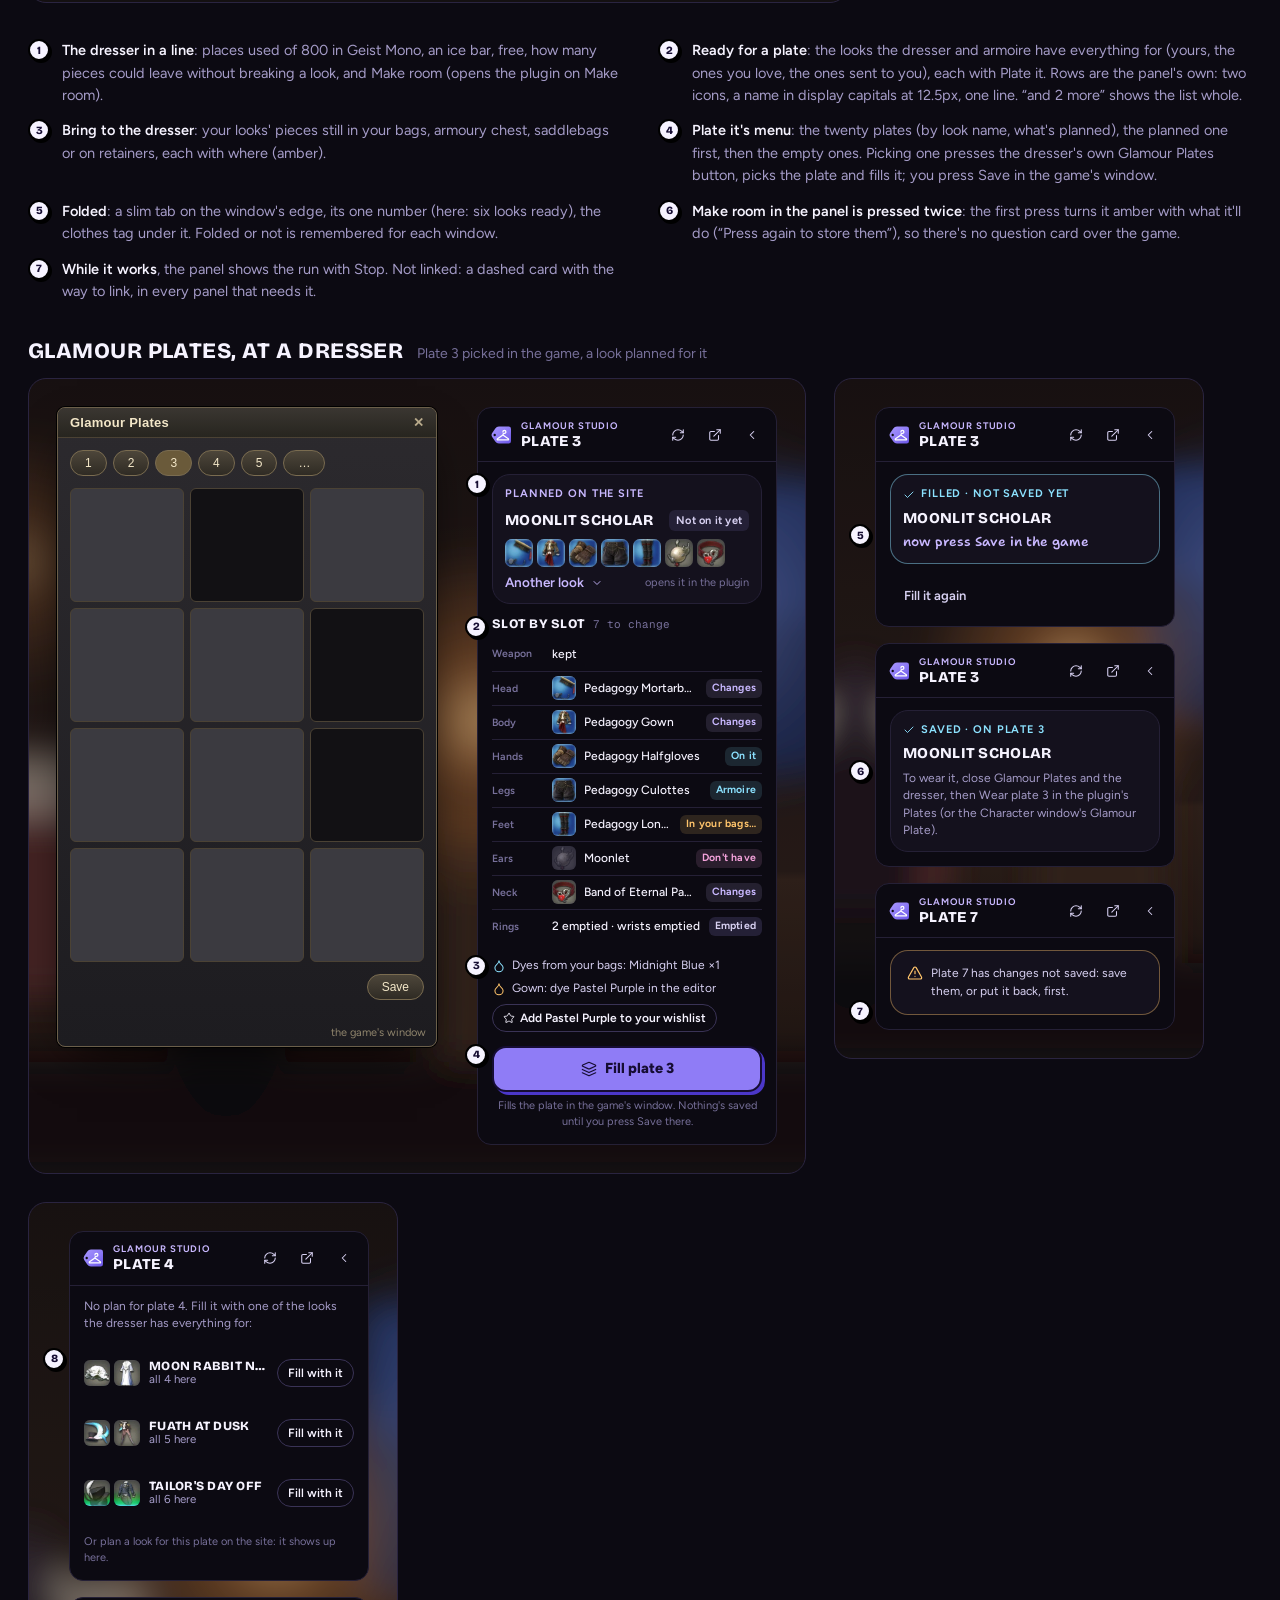
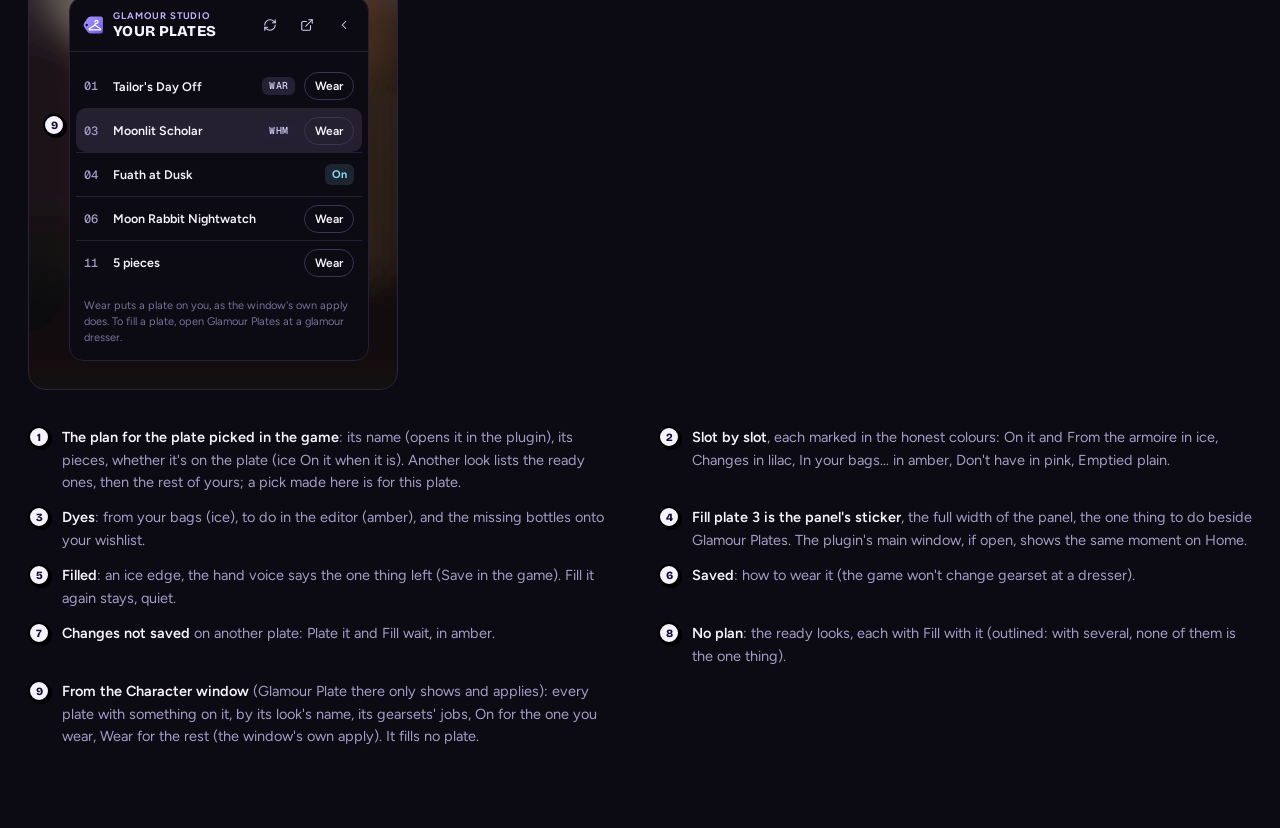
<file: docs/redesign/pages/companions-1.html>
<!doctype html>
<html lang="en">
  <head>
    <meta charset="utf-8" />
    <title>Beside the dresser and Glamour Plates · Glamour Studio plugin redesign</title>
    <link rel="stylesheet" href="../assets/kit.css" />
    <script src="../assets/kit.js"></script>
    <style>
      .stage { padding: 28px; }
      .pane .lrow .icons4 .it { width: 26px; height: 26px; border-radius: 6px; }
      .slotrow { display: flex; gap: 8px; align-items: center; height: 34px; border-top: 1px solid var(--line); }
      .slotrow:first-of-type { border-top: 0; }
      .slotrow .sl { width: 52px; flex: none; color: var(--faint); font: 600 10.5px/1.1 var(--sans); }
      .slotrow .nm { flex: 1; min-width: 0; overflow: hidden; color: var(--ink); font: 500 12px/1.2 var(--sans); text-overflow: ellipsis; white-space: nowrap; }
      .slotrow .tag { height: 19px; font-size: 10.5px; padding: 0 6px; }
      .pane .sticker { width: 100%; }
      .plan { padding: 12px; }
      .plan .nm { color: var(--ink); font: 800 15px/1.1 var(--display); letter-spacing: .02em; text-transform: uppercase; }
      .prow.flat { min-height: 40px; }
      .platerow { display: flex; gap: 9px; align-items: center; height: 44px; border-top: 1px solid var(--line); margin: 0 -8px; padding: 0 8px; border-radius: 0; }
      .platerow:first-of-type { border-top: 0; }
      .platerow .no { width: 20px; color: var(--muted); font: 500 12px/1 var(--mono); }
      .platerow.sel { background: var(--accent-soft); border-radius: 10px; border-top-color: transparent; }
      .platerow .nm { flex: 1; min-width: 0; color: var(--ink); font: 600 12.5px/1.2 var(--sans); overflow: hidden; text-overflow: ellipsis; white-space: nowrap; }
    </style>
  </head>
  <body>
    <div class="mock-head">
      <a class="back" href="../index.html#screens"><i data-i="arrow-left" class="s14"></i>The deck</a>
      <span class="where">Screens · 9</span>
      <h1>Beside the dresser and Glamour Plates</h1>
      <div class="end">
        <a href="characters.html"><i data-i="arrow-left" class="s14"></i>Asking</a>
        <a href="companions-2.html">Beside the other windows<i data-i="arrow-right" class="s14"></i></a>
        <button data-toggle="build">B · how it's built</button>
        <button data-toggle="pins">P · pins</button>
      </div>
    </div>

    <div class="mock-wrap">
      <div class="mock-intro">
        <span class="eyebrow-d">The panels · 300 wide, docked to the game's window</span>
        <h2>Beside the game's windows: the dresser and its plates</h2>
        <p>
          A small panel in the plugin's look sits on the edge of the game window you have open, moving with it, as tall as
          what's in it. Its header is the same everywhere: the clothes tag, GLAMOUR STUDIO over what it's beside in heavy
          capitals, then Refresh, Open Glamour Studio and the fold. The game's windows here are only their outlines: they
          are the game's.
        </p>
      </div>

      <!-- ───────── 1 · The dresser ───────── -->
      <div class="frame-cap">
        <h2>At the glamour dresser</h2>
        <p>The dresser's window open; Plate it's menu open on a look</p>
      </div>
      <div class="stage-row">
        <div class="stage flexrow" style="padding-right: 170px">
          <div class="gamewin" style="width: 380px; height: 560px">
            <div class="gt">Glamour Dresser<span class="x">✕</span></div>
            <div class="gb"><div class="slots"><i class="f"></i><i class="f"></i><i class="f"></i><i class="f"></i><i class="f"></i><i class="f"></i><i class="f"></i><i class="f"></i><i class="f"></i><i class="f"></i><i class="f"></i><i class="f"></i><i class="f"></i><i class="f"></i><i class="f"></i><i class="f"></i><i class="f"></i><i class="f"></i><i class="f"></i><i class="f"></i><i class="f"></i><i class="f"></i><i class="f"></i><i class="f"></i><i class="f"></i><i class="f"></i><i class="f"></i><i></i><i></i><i></i></div>
              <div class="row mt12" style="justify-content: space-between"><span class="gbtn">Glamour Plates</span><span class="gbtn">Outfit Glamour</span></div></div>
            <span class="gnote">the game's window</span>
          </div>
          <div class="pane" data-pane="At the dresser">
            <div class="pb">
              <div class="sec rel">
                <div class="row"><span class="num5 ink t13">612/800</span><span class="t12 muted">used · 188 free</span><span class="end btn xs"><i data-i="package" class="s12"></i>Make room</span></div>
                <div class="meter"><span style="width: 76.5%"></span></div>
                <span class="t11 muted">31 pieces could leave without breaking a look</span>
                <span class="pin tl">1</span>
              </div>
              <div class="sec rel">
                <div class="sec-h"><span class="d">Ready for a plate</span><span class="cnt">6</span></div>
                <div class="lrow"><span class="icons4" data-look="moon" data-n="2"></span><div class="grow"><div class="nm">Moon Rabbit Nightwatch</div><div class="ln">planned for plate 7</div></div><span class="btn xs">Plate it</span></div>
                <div class="lrow on"><span class="icons4" data-look="fuath" data-n="2"></span><div class="grow"><div class="nm">Fuath at Dusk</div><div class="ln">your look</div></div><span class="btn xs hover">Plate it<i data-i="chev-d" class="s12"></i></span></div>
                <div class="lrow"><span class="icons4" data-look="scholar" data-n="2"></span><div class="grow"><div class="nm">Moonlit Scholar</div><div class="ln">loved · Mira Sol</div></div><span class="btn xs">Plate it</span></div>
                <div class="lrow"><span class="icons4" data-look="witch" data-n="2"></span><div class="grow"><div class="nm">Witching Hour</div><div class="ln">sent for plate 3</div></div><span class="btn xs">Plate it</span></div>
                <span class="more">and 2 more</span>
                <span class="pin tl">2</span>
              </div>
              <div class="sec rel">
                <div class="sec-h"><span class="d">Bring to the dresser</span><span class="cnt">3</span></div>
                <div class="prow"><b class="it s32" data-it="13100" data-own="amber"></b><div class="grow"><div class="nm">Witch's Coatee</div><div class="ln">for Witching Hour</div></div><span class="tag amber"><i data-i="bag"></i>Bags</span></div>
                <div class="prow"><b class="it s32" data-it="10012" data-own="amber"></b><div class="grow"><div class="nm">Bunny Tights</div><div class="ln">for Valentione Errand</div></div><span class="tag amber"><i data-i="users"></i>Mog Dahl</span></div>
                <span class="t11 faint">Put them in the dresser from your bags and they count as ready above.</span>
                <span class="pin tl">3</span>
              </div>
            </div>
            <div class="menu" style="left: 168px; top: 196px; width: 250px">
              <div class="mh">Put “Fuath at Dusk” on</div>
              <div class="mi on"><span class="num t12 muted" style="width: 20px">05</span><span class="grow">Plate 5<div class="sub">empty · planned: Fuath at Dusk</div></span></div>
              <div class="mi"><span class="num t12 muted" style="width: 20px">06</span><span class="grow">Plate 6<div class="sub">empty</div></span></div>
              <div class="mi"><span class="num t12 muted" style="width: 20px">08</span><span class="grow">Plate 8<div class="sub">empty</div></span></div>
              <div class="sep"></div>
              <div class="mi"><span class="num t12 muted" style="width: 20px">01</span><span class="grow">Plate 1<div class="sub">Tailor's Day Off</div></span></div>
              <div class="mi"><span class="num t12 muted" style="width: 20px">03</span><span class="grow">Plate 3<div class="sub">Moonlit Scholar</div></span></div>
              <div class="mi" style="justify-content: center; color: var(--faint)"><i data-i="chev-d" class="s14"></i></div>
              <span class="pin tr">4</span>
            </div>
          </div>
        </div>
        <div class="stage flexrow">
          <div class="dock">
            <div class="gamewin" style="width: 380px; height: 300px">
              <div class="gt">Glamour Dresser<span class="x">✕</span></div>
              <div class="gb"><div class="slots"><i class="f"></i><i class="f"></i><i class="f"></i><i class="f"></i><i class="f"></i><i class="f"></i><i class="f"></i><i class="f"></i><i class="f"></i><i class="f"></i><i class="f"></i><i class="f"></i></div></div>
            </div>
            <div class="paneTab" style="margin-top: 20px" title="Glamour Studio: At the dresser"><i data-i="chev-r" class="s16" style="color: var(--body)"></i><span>6</span><span class="logo s18" style="margin-top: 2px"></span><span class="pin tr">5</span></div>
          </div>
          <div class="col g16">
            <div class="pane" data-pane="At the dresser">
              <div class="pb">
                <div class="sec">
                  <div class="row"><span class="num5 ink t13">612/800</span><span class="t12 muted">used · 188 free</span></div>
                  <div class="meter"><span style="width: 76.5%"></span></div>
                  <span class="btn sm hover" style="justify-self: start; border-color: var(--amber); color: var(--amber); background: var(--amber-soft)"><i data-i="package" class="s14"></i>Press again to store them</span>
                  <span class="t11 muted">Stores 7 sets for you: frees 23 places, spends 14 glamour prisms (you have 97).</span>
                </div>
                <span class="pin tl" style="top: 62px; left: -27px">6</span>
              </div>
            </div>
            <div class="pane" data-pane="At the dresser">
              <div class="pb">
                <div class="sec">
                  <div class="row"><span class="t12 ink b6">Storing sets for you… 3 done</span><span class="end btn xs"><i data-i="stop" class="s12"></i>Stop</span></div>
                  <div class="meter accent"><span style="width: 43%"></span></div>
                  <span class="t11 muted">8 places freed. Keep the dresser open.</span>
                </div>
                <div class="card dash pad-s col g6">
                  <span class="t12 muted">Link your account (Settings → Account) and your looks show here, the ones the dresser has everything for first.</span>
                  <span class="btn xs" style="justify-self: start">Link your account</span>
                </div>
                <span class="pin tl" style="top: 62px; left: -27px">7</span>
              </div>
            </div>
          </div>
        </div>
      </div>
      <ol class="notes">
        <li><span class="pin">1</span><span><b>The dresser in a line</b>: places used of 800 in Geist Mono, an ice bar, free, how many pieces could leave without breaking a look, and Make room (opens the plugin on Make room).</span></li>
        <li><span class="pin">2</span><span><b>Ready for a plate</b>: the looks the dresser and armoire have everything for (yours, the ones you love, the ones sent to you), each with Plate it. Rows are the panel's own: two icons, a name in display capitals at 12.5px, one line. “and 2 more” shows the list whole.</span></li>
        <li><span class="pin">3</span><span><b>Bring to the dresser</b>: your looks' pieces still in your bags, armoury chest, saddlebags or on retainers, each with where (amber).</span></li>
        <li><span class="pin">4</span><span><b>Plate it's menu</b>: the twenty plates (by look name, what's planned), the planned one first, then the empty ones. Picking one presses the dresser's own Glamour Plates button, picks the plate and fills it; you press Save in the game's window.</span></li>
        <li><span class="pin">5</span><span><b>Folded</b>: a slim tab on the window's edge, its one number (here: six looks ready), the clothes tag under it. Folded or not is remembered for each window.</span></li>
        <li><span class="pin">6</span><span><b>Make room in the panel is pressed twice</b>: the first press turns it amber with what it'll do (“Press again to store them”), so there's no question card over the game.</span></li>
        <li><span class="pin">7</span><span><b>While it works</b>, the panel shows the run with Stop. Not linked: a dashed card with the way to link, in every panel that needs it.</span></li>
      </ol>

      <!-- ───────── 2 · Glamour Plates ───────── -->
      <div class="frame-cap">
        <h2>Glamour Plates, at a dresser</h2>
        <p>Plate 3 picked in the game, a look planned for it</p>
      </div>
      <div class="stage-row">
        <div class="stage flexrow">
          <div class="gamewin" style="width: 380px; height: 640px">
            <div class="gt">Glamour Plates<span class="x">✕</span></div>
            <div class="gb">
              <div class="row g6 wrap"><span class="gbtn">1</span><span class="gbtn">2</span><span class="gbtn" style="background: #6a5a3a">3</span><span class="gbtn">4</span><span class="gbtn">5</span><span class="gbtn">…</span></div>
              <div class="slots mt12" style="grid-template-columns: repeat(3, 1fr)"><i class="f"></i><i></i><i class="f"></i><i class="f"></i><i class="f"></i><i></i><i class="f"></i><i class="f"></i><i></i><i class="f"></i><i class="f"></i><i class="f"></i></div>
              <div class="row mt12" style="justify-content: flex-end"><span class="gbtn">Save</span></div>
            </div>
            <span class="gnote">the game's window</span>
          </div>
          <div class="pane" data-pane="Plate 3">
            <div class="pb">
              <div class="card plan col g8 rel">
                <span class="eyebrow">Planned on the site</span>
                <div class="row"><span class="nm grow">Moonlit Scholar</span><span class="tag">Not on it yet</span></div>
                <div class="row g4" data-look="scholar" data-n="7" data-s="28"></div>
                <div class="row"><span class="btn link t12">Another look<i data-i="chev-d" class="s12"></i></span><span class="end t11 faint">opens it in the plugin</span></div>
                <span class="pin tl">1</span>
              </div>
              <div class="sec rel">
                <div class="sec-h"><span class="d">Slot by slot</span><span class="cnt">7 to change</span></div>
                <div>
                  <div class="slotrow"><span class="sl">Weapon</span><span class="nm faint">kept</span></div>
                  <div class="slotrow"><span class="sl">Head</span><b class="it s24" data-it="42631"></b><span class="nm">Pedagogy Mortarboard</span><span class="tag ink">Changes</span></div>
                  <div class="slotrow"><span class="sl">Body</span><b class="it s24" data-it="42632"></b><span class="nm">Pedagogy Gown</span><span class="tag ink">Changes</span></div>
                  <div class="slotrow"><span class="sl">Hands</span><b class="it s24" data-it="42633"></b><span class="nm">Pedagogy Halfgloves</span><span class="tag ok">On it</span></div>
                  <div class="slotrow"><span class="sl">Legs</span><b class="it s24" data-it="42634"></b><span class="nm">Pedagogy Culottes</span><span class="tag ok">Armoire</span></div>
                  <div class="slotrow"><span class="sl">Feet</span><b class="it s24" data-it="42635"></b><span class="nm">Pedagogy Longboots</span><span class="tag amber">In your bags…</span></div>
                  <div class="slotrow"><span class="sl">Ears</span><b class="it s24 ghost" data-it="4199"></b><span class="nm">Moonlet</span><span class="tag miss">Don't have</span></div>
                  <div class="slotrow"><span class="sl">Neck</span><b class="it s24" data-it="4303"></b><span class="nm">Band of Eternal Passion</span><span class="tag ink">Changes</span></div>
                  <div class="slotrow"><span class="sl">Rings</span><span class="nm faint">2 emptied · wrists emptied</span><span class="tag">Emptied</span></div>
                </div>
                <span class="pin tl">2</span>
              </div>
              <div class="sec rel">
                <div class="row g6 t12"><i data-i="droplet" class="s14 c-ice"></i><span>Dyes from your bags: Midnight Blue ×1</span></div>
                <div class="row g6 t12"><i data-i="droplet" class="s14 c-amber"></i><span>Gown: dye Pastel Purple in the editor</span></div>
                <span class="btn xs" style="justify-self: start"><i data-i="star" class="s12"></i>Add Pastel Purple to your wishlist</span>
                <span class="pin tl">3</span>
              </div>
              <div class="col g6 rel">
                <span class="sticker lg"><i data-i="layers"></i>Fill plate 3</span>
                <span class="t11 faint" style="text-align: center">Fills the plate in the game's window. Nothing's saved until you press Save there.</span>
                <span class="pin tl">4</span>
              </div>
            </div>
          </div>
        </div>
        <div class="stage col g16" style="padding: 28px 28px 28px 40px; display: grid">
          <div class="pane" data-pane="Plate 3">
            <div class="pb">
              <div class="card plan col g8" style="border-color: rgb(140 226 255 / .45)">
                <span class="eyebrow" style="color: var(--ice)"><i data-i="check" class="s12"></i>Filled · not saved yet</span>
                <span class="nm">Moonlit Scholar</span>
                <span class="hand s13">now press Save in the game</span>
              </div>
              <span class="btn sm quiet" style="justify-self: start">Fill it again</span>
              <span class="pin tl" style="top: 62px; left: -27px">5</span>
            </div>
          </div>
          <div class="pane" data-pane="Plate 3">
            <div class="pb">
              <div class="card plan col g8">
                <span class="eyebrow" style="color: var(--ice)"><i data-i="check" class="s12"></i>Saved · on plate 3</span>
                <span class="nm">Moonlit Scholar</span>
                <span class="t12 muted">To wear it, close Glamour Plates and the dresser, then Wear plate 3 in the plugin's Plates (or the Character window's Glamour Plate).</span>
              </div>
              <span class="pin tl" style="top: 62px; left: -27px">6</span>
            </div>
          </div>
          <div class="pane" data-pane="Plate 7">
            <div class="pb">
              <div class="card warn pad-s row top g8"><i data-i="alert" class="s16 c-amber"></i><span class="t12">Plate 7 has changes not saved: save them, or put it back, first.</span></div>
              <span class="pin tl" style="top: 62px; left: -27px">7</span>
            </div>
          </div>
        </div>
        <div class="stage col g16" style="padding: 28px 28px 28px 40px; display: grid">
          <div class="pane rel" data-pane="Plate 4">
            <div class="pb">
              <span class="t12 muted">No plan for plate 4. Fill it with one of the looks the dresser has everything for:</span>
              <div class="sec">
                <div class="lrow"><span class="icons4" data-look="moon" data-n="2"></span><div class="grow"><div class="nm">Moon Rabbit Nightwatch</div><div class="ln">all 4 here</div></div><span class="btn xs">Fill with it</span></div>
                <div class="lrow"><span class="icons4" data-look="fuath" data-n="2"></span><div class="grow"><div class="nm">Fuath at Dusk</div><div class="ln">all 5 here</div></div><span class="btn xs">Fill with it</span></div>
                <div class="lrow"><span class="icons4" data-look="weaver" data-n="2"></span><div class="grow"><div class="nm">Tailor's Day Off</div><div class="ln">all 6 here</div></div><span class="btn xs">Fill with it</span></div>
              </div>
              <span class="t11 faint">Or plan a look for this plate on the site: it shows up here.</span>
              <span class="pin tl" style="top: 62px; left: -27px">8</span>
            </div>
          </div>
          <div class="pane" data-pane="Your plates" style="margin-top: 0">
            <div class="pb">
              <div>
                <div class="platerow"><span class="no">01</span><span class="nm">Tailor's Day Off</span><span class="tag job" style="height: 18px; font: 500 10px/1 var(--mono)">WAR</span><span class="btn xs">Wear</span></div>
                <div class="platerow sel"><span class="no">03</span><span class="nm">Moonlit Scholar</span><span class="tag" style="height: 18px; font: 500 10px/1 var(--mono)">WHM</span><span class="btn xs">Wear</span></div>
                <div class="platerow"><span class="no">04</span><span class="nm">Fuath at Dusk</span><span class="tag ok">On</span></div>
                <div class="platerow"><span class="no">06</span><span class="nm">Moon Rabbit Nightwatch</span><span class="btn xs">Wear</span></div>
                <div class="platerow"><span class="no">11</span><span class="nm faint">5 pieces</span><span class="btn xs">Wear</span></div>
              </div>
              <span class="t11 faint">Wear puts a plate on you, as the window's own apply does. To fill a plate, open Glamour Plates at a glamour dresser.</span>
              <span class="pin tl" style="top: 62px; left: -27px">9</span>
            </div>
          </div>
        </div>
      </div>
      <ol class="notes">
        <li><span class="pin">1</span><span><b>The plan for the plate picked in the game</b>: its name (opens it in the plugin), its pieces, whether it's on the plate (ice On it when it is). Another look lists the ready ones, then the rest of yours; a pick made here is for this plate.</span></li>
        <li><span class="pin">2</span><span><b>Slot by slot</b>, each marked in the honest colours: On it and From the armoire in ice, Changes in lilac, In your bags… in amber, Don't have in pink, Emptied plain.</span></li>
        <li><span class="pin">3</span><span><b>Dyes</b>: from your bags (ice), to do in the editor (amber), and the missing bottles onto your wishlist.</span></li>
        <li><span class="pin">4</span><span><b>Fill plate 3 is the panel's sticker</b>, the full width of the panel, the one thing to do beside Glamour Plates. The plugin's main window, if open, shows the same moment on Home.</span></li>
        <li><span class="pin">5</span><span><b>Filled</b>: an ice edge, the hand voice says the one thing left (Save in the game). Fill it again stays, quiet.</span></li>
        <li><span class="pin">6</span><span><b>Saved</b>: how to wear it (the game won't change gearset at a dresser).</span></li>
        <li><span class="pin">7</span><span><b>Changes not saved</b> on another plate: Plate it and Fill wait, in amber.</span></li>
        <li><span class="pin">8</span><span><b>No plan</b>: the ready looks, each with Fill with it (outlined: with several, none of them is the one thing).</span></li>
        <li><span class="pin">9</span><span><b>From the Character window</b> (Glamour Plate there only shows and applies): every plate with something on it, by its look's name, its gearsets' jobs, On for the one you wear, Wear for the rest (the window's own apply). It fills no plate.</span></li>
      </ol>
    </div>
  </body>
</html>
</file>
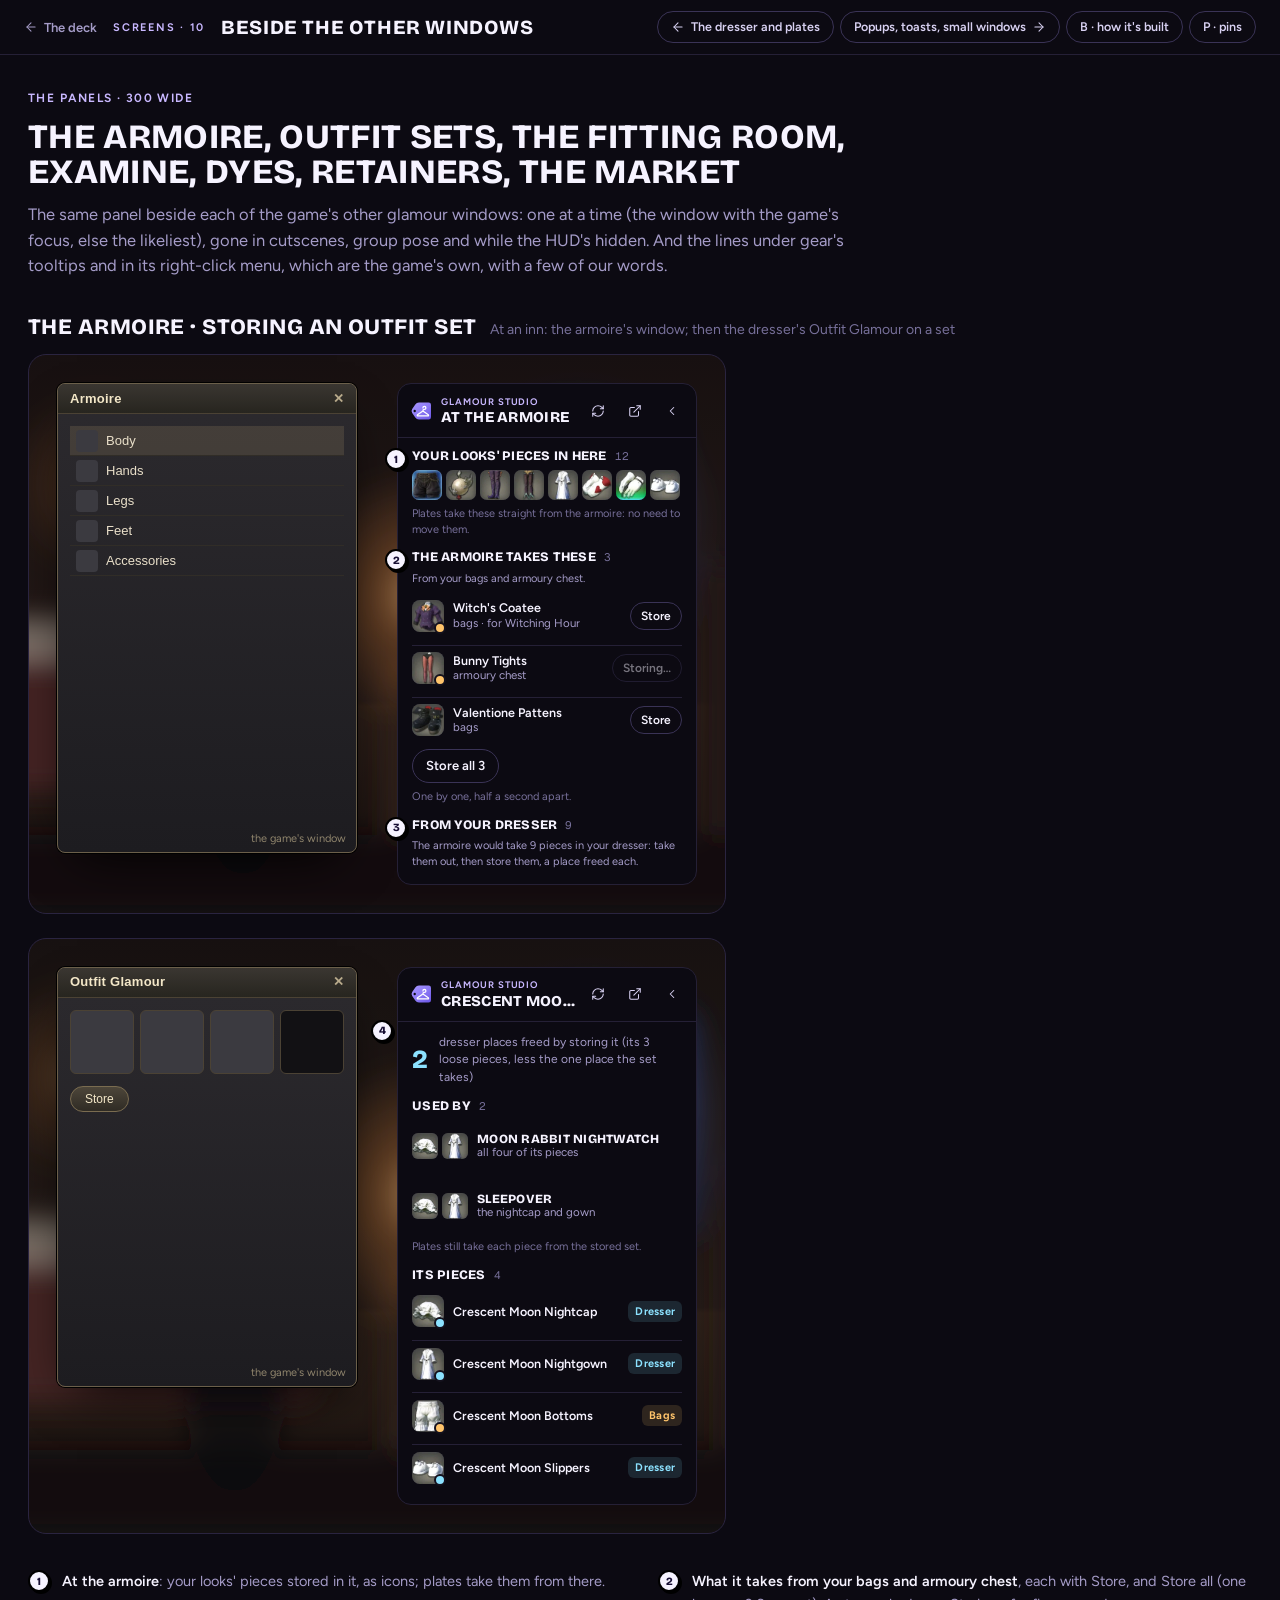
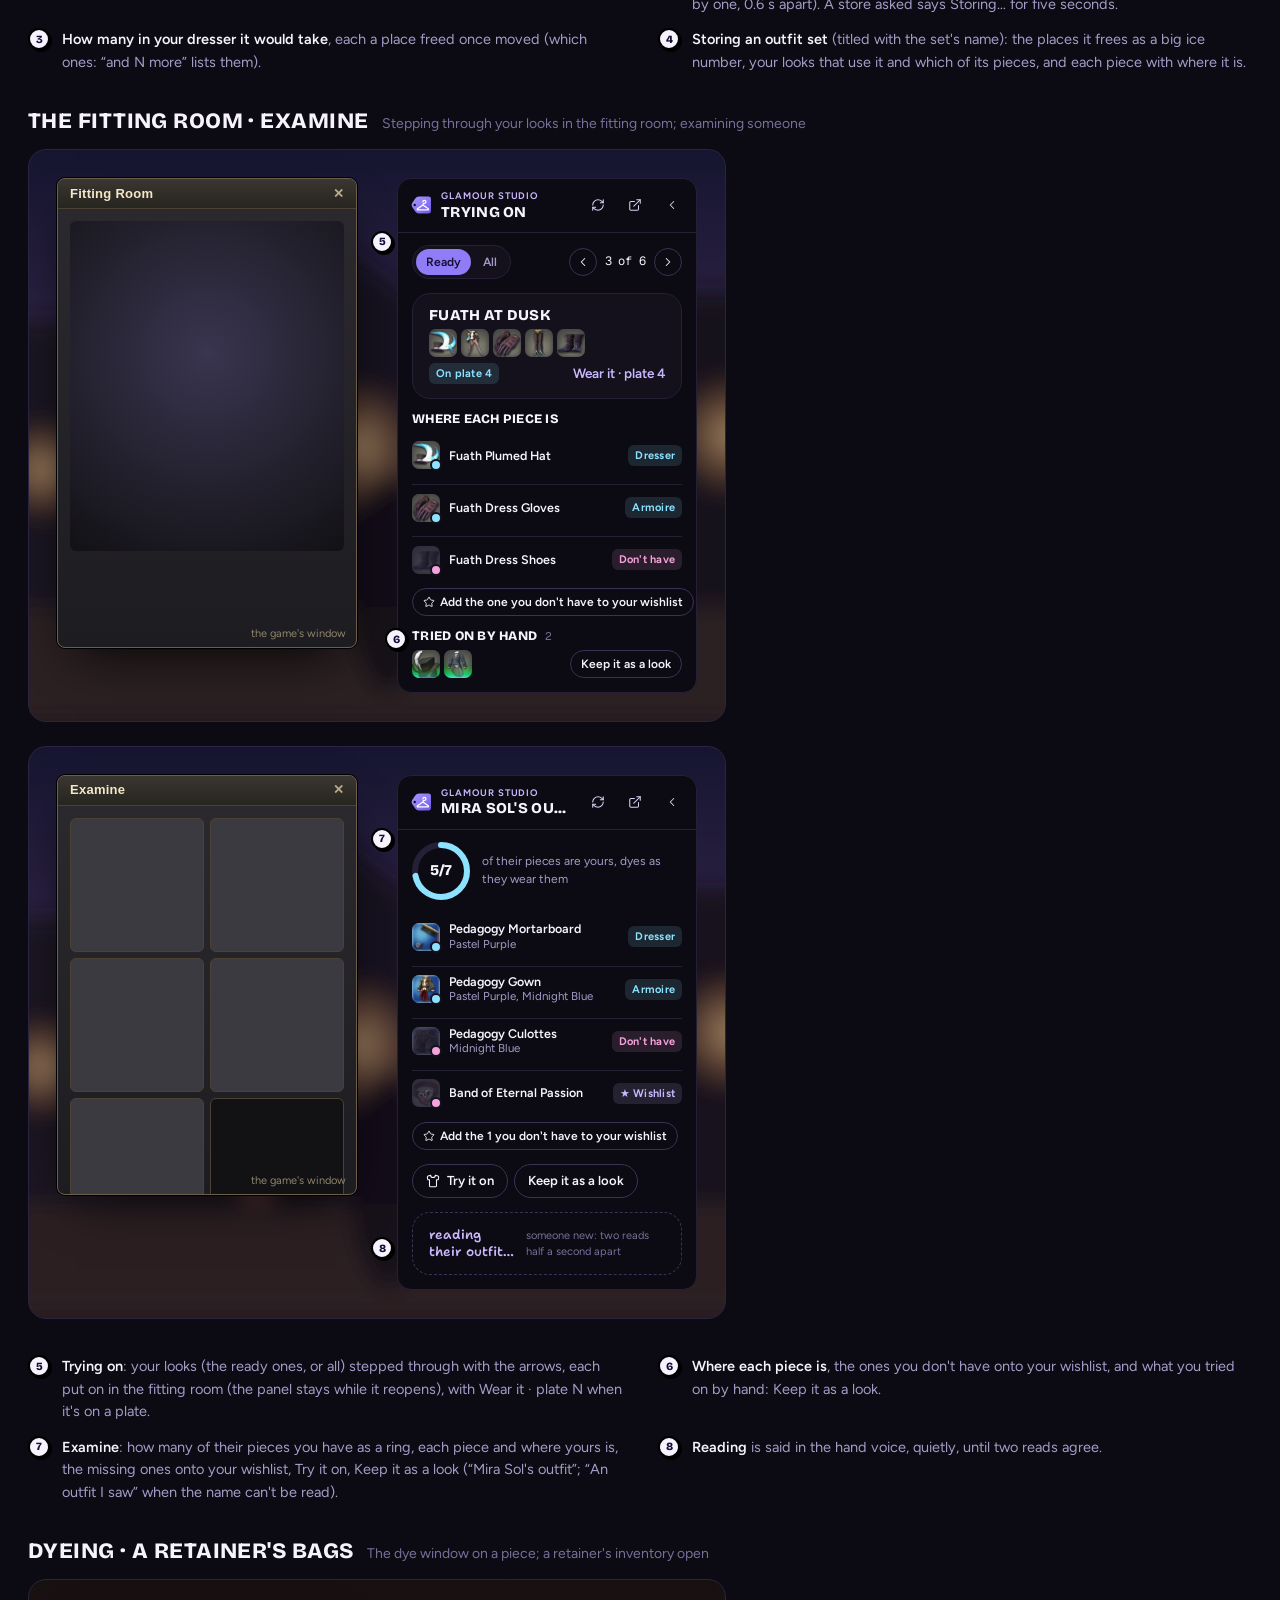
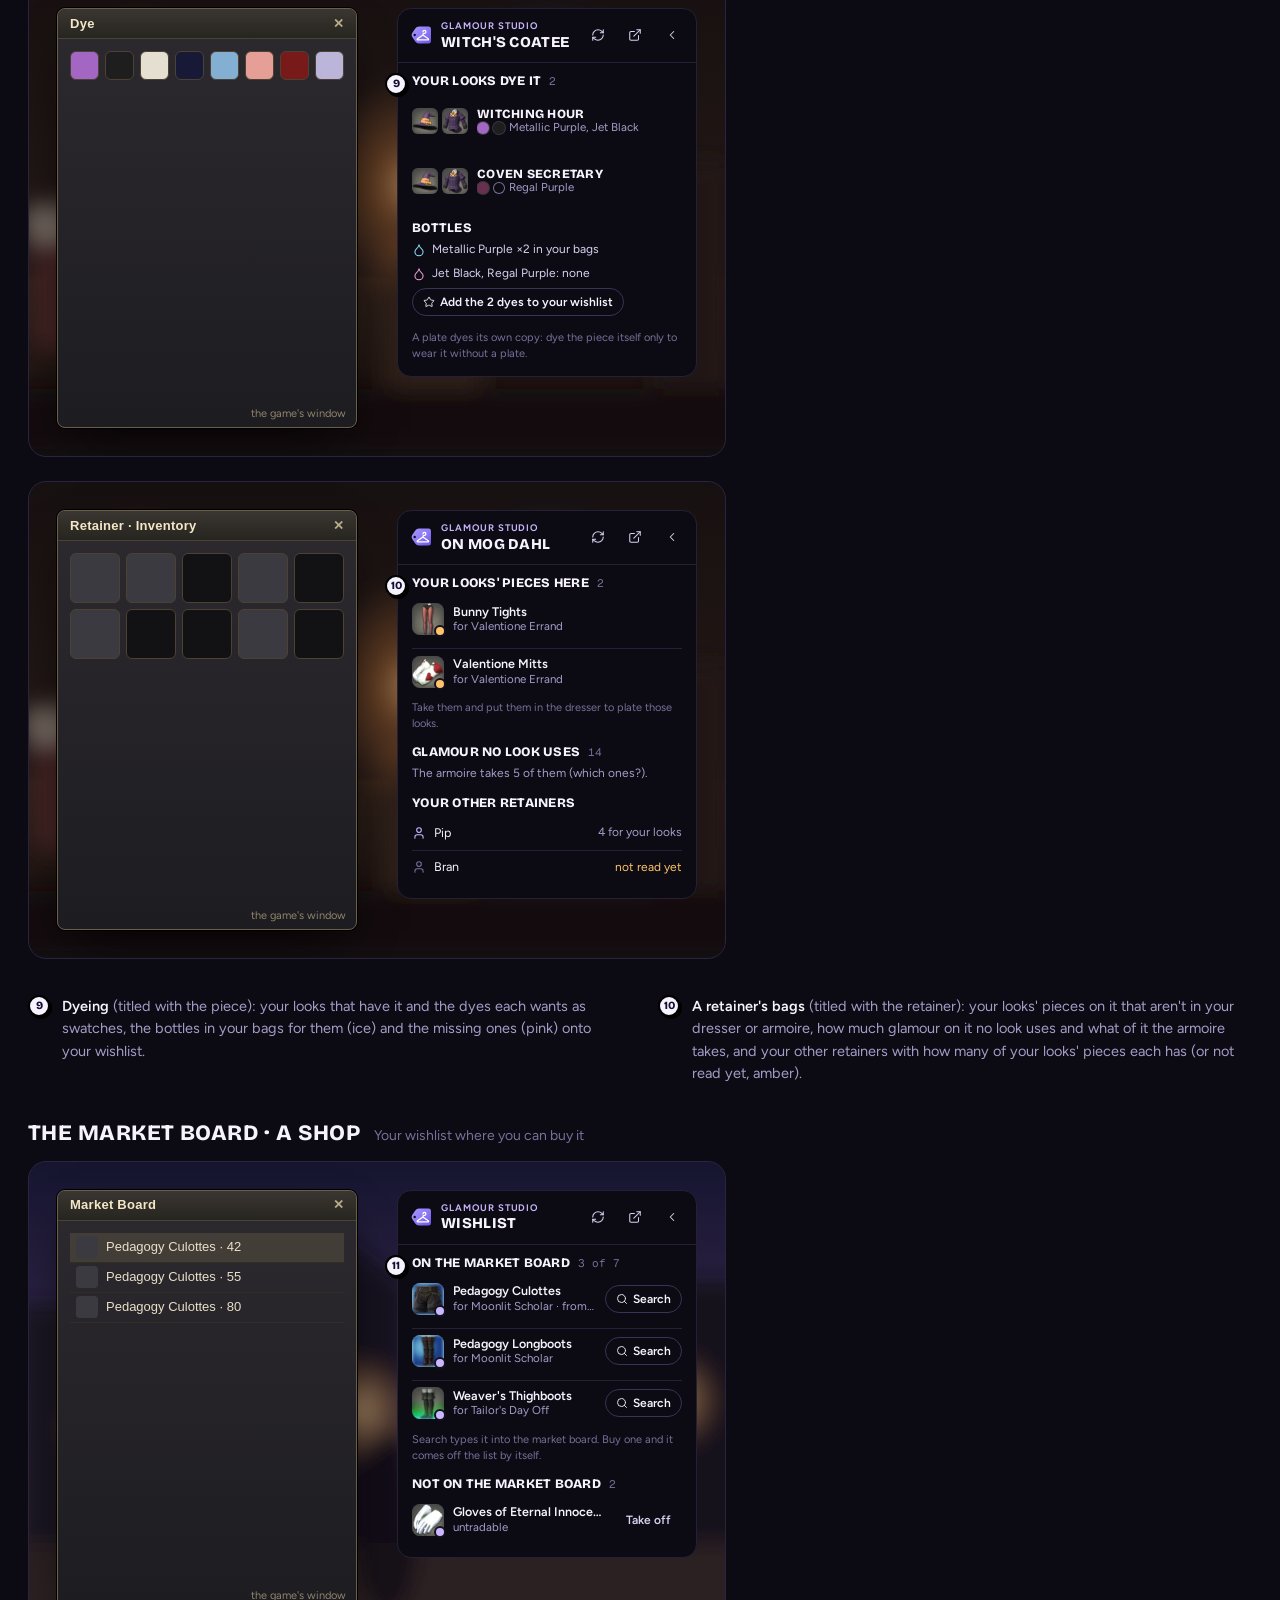
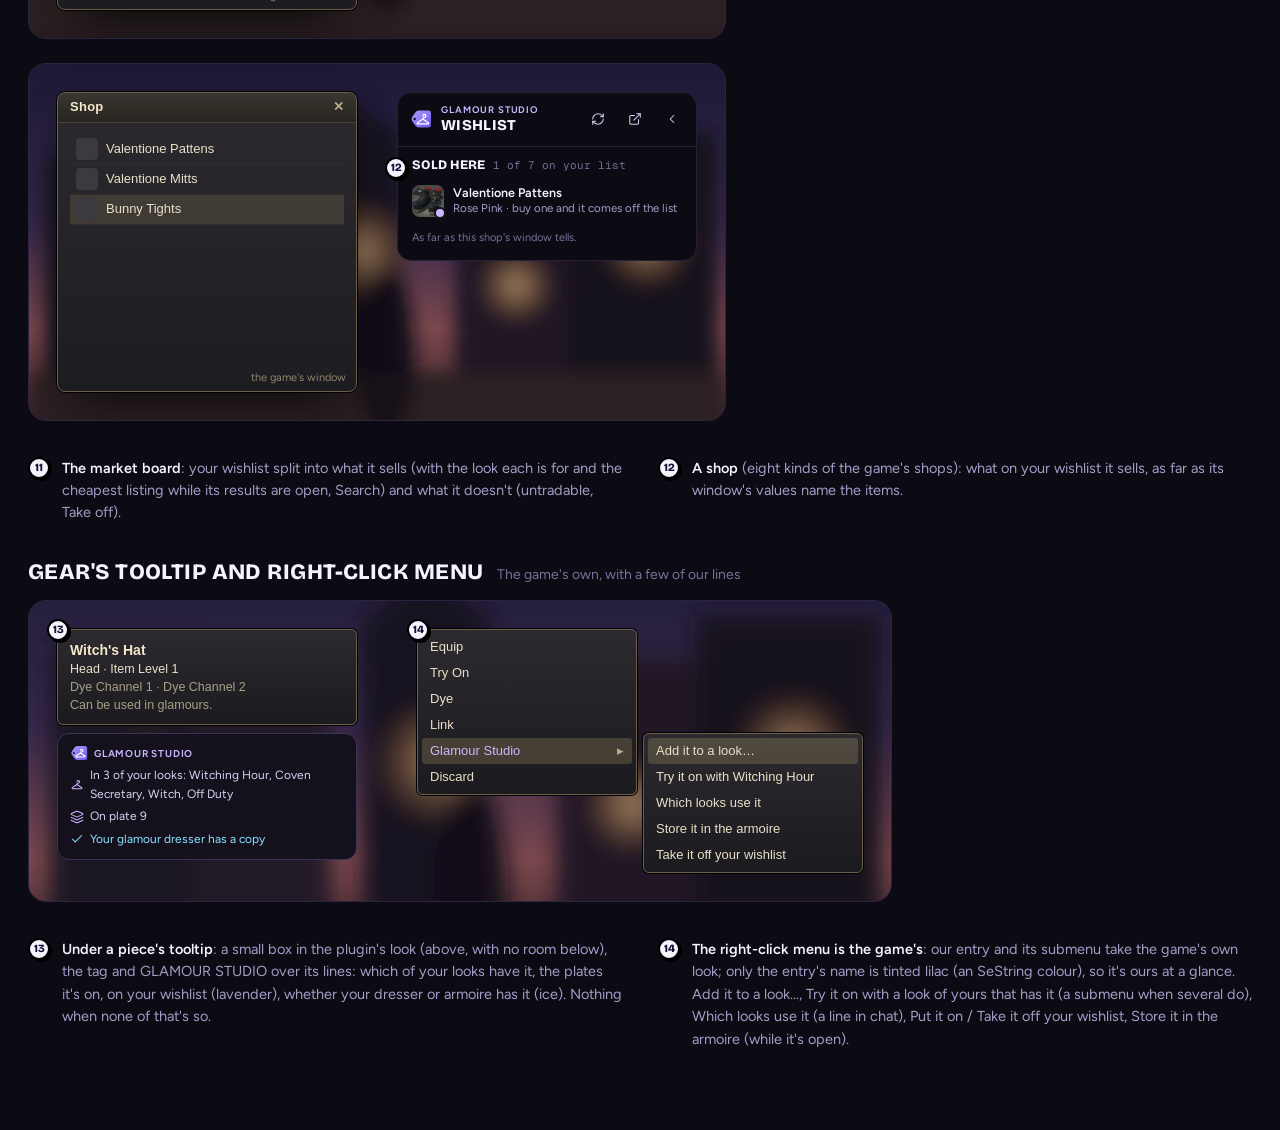
<file: docs/redesign/pages/companions-2.html>
<!doctype html>
<html lang="en">
  <head>
    <meta charset="utf-8" />
    <title>Beside the other windows · Glamour Studio plugin redesign</title>
    <link rel="stylesheet" href="../assets/kit.css" />
    <script src="../assets/kit.js"></script>
    <style>
      .stage { padding: 28px; }
      .stage-row { gap: 24px; }
      .pane .lrow .icons4 .it { width: 26px; height: 26px; border-radius: 6px; }
      .icongrid { display: flex; flex-wrap: wrap; gap: 4px; }
      .icongrid .it { width: 30px; height: 30px; border-radius: 7px; }
      .stepper { display: flex; align-items: center; gap: 8px; }
      .gtip { width: 300px; padding: 10px 12px; border: 1px solid #6b5f4a; border-radius: 6px; background: linear-gradient(#2c2a2e, #1b1a1e); color: #e9dfc9; font: 400 12.5px/1.45 'Trebuchet MS', sans-serif; box-shadow: 0 0 0 1px #000; }
      .gtip b { color: #f3e7c8; font-size: 14px; }
      .gs-tip { width: 300px; margin-top: 4px; padding: 10px 12px; border: 1px solid var(--line-strong); border-radius: 12px; background: var(--card); display: grid; gap: 4px; font-size: 12px; }
      .gs-tip .row { gap: 6px; }
      .gmenu { width: 220px; padding: 4px; border: 1px solid #6b5f4a; border-radius: 6px; background: linear-gradient(#2c2a2e, #1b1a1e); color: #e9dfc9; font: 400 13px/1 'Trebuchet MS', sans-serif; box-shadow: 0 0 0 1px #000; }
      .gmenu > div { display: flex; align-items: center; gap: 6px; height: 26px; padding: 0 8px; border-radius: 3px; }
      .gmenu > div.on { background: rgb(240 210 140 / 0.18); }
      .gmenu .ours { color: #c9b8ff; }
      .gmenu .arrow { margin-left: auto; color: #b9ab8c; }
      .ret { display: flex; gap: 8px; align-items: center; height: 34px; border-top: 1px solid var(--line); font-size: 12.5px; }
      .ret:first-of-type { border-top: 0; }
    </style>
  </head>
  <body>
    <div class="mock-head">
      <a class="back" href="../index.html#screens"><i data-i="arrow-left" class="s14"></i>The deck</a>
      <span class="where">Screens · 10</span>
      <h1>Beside the other windows</h1>
      <div class="end">
        <a href="companions-1.html"><i data-i="arrow-left" class="s14"></i>The dresser and plates</a>
        <a href="extras.html">Popups, toasts, small windows<i data-i="arrow-right" class="s14"></i></a>
        <button data-toggle="build">B · how it's built</button>
        <button data-toggle="pins">P · pins</button>
      </div>
    </div>

    <div class="mock-wrap">
      <div class="mock-intro">
        <span class="eyebrow-d">The panels · 300 wide</span>
        <h2>The armoire, outfit sets, the fitting room, Examine, dyes, retainers, the market</h2>
        <p>
          The same panel beside each of the game's other glamour windows: one at a time (the window with the game's
          focus, else the likeliest), gone in cutscenes, group pose and while the HUD's hidden. And the lines under gear's
          tooltips and in its right-click menu, which are the game's own, with a few of our words.
        </p>
      </div>

      <div class="frame-cap"><h2>The armoire · storing an outfit set</h2><p>At an inn: the armoire's window; then the dresser's Outfit Glamour on a set</p></div>
      <div class="stage-row">
        <div class="stage flexrow">
          <div class="gamewin" style="width: 300px; height: 470px"><div class="gt">Armoire<span class="x">✕</span></div><div class="gb glist"><div class="sel"><i></i>Body</div><div><i></i>Hands</div><div><i></i>Legs</div><div><i></i>Feet</div><div><i></i>Accessories</div></div><span class="gnote">the game's window</span></div>
          <div class="pane" data-pane="At the armoire">
            <div class="pb">
              <div class="sec">
                <div class="sec-h"><span class="d">Your looks' pieces in here</span><span class="cnt">12</span></div>
                <div class="icongrid"><b class="it" data-it="42634"></b><b class="it" data-it="4199"></b><b class="it" data-it="13102"></b><b class="it" data-it="47210"></b><b class="it" data-it="8559"></b><b class="it" data-it="6974"></b><b class="it" data-it="3711"></b><b class="it" data-it="8561"></b></div>
                <span class="t11 faint">Plates take these straight from the armoire: no need to move them.</span>
                <span class="pin tl">1</span>
              </div>
              <div class="sec">
                <div class="sec-h"><span class="d">The armoire takes these</span><span class="cnt">3</span></div>
                <span class="t11 muted">From your bags and armoury chest.</span>
                <div class="prow"><b class="it s32" data-it="13100" data-own="amber"></b><div class="grow"><div class="nm">Witch's Coatee</div><div class="ln">bags · for Witching Hour</div></div><span class="btn xs">Store</span></div>
                <div class="prow"><b class="it s32" data-it="10012" data-own="amber"></b><div class="grow"><div class="nm">Bunny Tights</div><div class="ln">armoury chest</div></div><span class="btn xs off">Storing…</span></div>
                <div class="prow"><b class="it s32" data-it="6977"></b><div class="grow"><div class="nm">Valentione Pattens</div><div class="ln">bags</div></div><span class="btn xs">Store</span></div>
                <span class="btn sm" style="justify-self: start">Store all 3</span>
                <span class="t11 faint">One by one, half a second apart.</span>
                <span class="pin tl">2</span>
              </div>
              <div class="sec">
                <div class="sec-h"><span class="d">From your dresser</span><span class="cnt">9</span></div>
                <span class="t11 muted">The armoire would take 9 pieces in your dresser: take them out, then store them, a place freed each.</span>
                <span class="pin tl">3</span>
              </div>
            </div>
          </div>
        </div>
        <div class="stage flexrow">
          <div class="gamewin" style="width: 300px; height: 420px"><div class="gt">Outfit Glamour<span class="x">✕</span></div><div class="gb"><div class="slots" style="grid-template-columns: repeat(4, 1fr)"><i class="f"></i><i class="f"></i><i class="f"></i><i></i></div><div class="row mt12"><span class="gbtn">Store</span></div></div><span class="gnote">the game's window</span></div>
          <div class="pane" data-pane="Crescent Moon Attire">
            <div class="pb">
              <div class="row g10"><span class="d d26 c-ice">2</span><span class="t12 muted">dresser places freed by storing it (its 3 loose pieces, less the one place the set takes)</span><span class="pin tl" style="left: -27px">4</span></div>
              <div class="sec">
                <div class="sec-h"><span class="d">Used by</span><span class="cnt">2</span></div>
                <div class="lrow"><span class="icons4" data-look="moon" data-n="2"></span><div class="grow"><div class="nm">Moon Rabbit Nightwatch</div><div class="ln">all four of its pieces</div></div></div>
                <div class="lrow"><span class="icons4" data-look="moon" data-n="2"></span><div class="grow"><div class="nm">Sleepover</div><div class="ln">the nightcap and gown</div></div></div>
                <span class="t11 faint">Plates still take each piece from the stored set.</span>
              </div>
              <div class="sec">
                <div class="sec-h"><span class="d">Its pieces</span><span class="cnt">4</span></div>
                <div class="prow"><b class="it s32" data-it="8558" data-own></b><div class="grow"><div class="nm">Crescent Moon Nightcap</div></div><span class="tag ok">Dresser</span></div>
                <div class="prow"><b class="it s32" data-it="8559" data-own></b><div class="grow"><div class="nm">Crescent Moon Nightgown</div></div><span class="tag ok">Dresser</span></div>
                <div class="prow"><b class="it s32" data-it="8560" data-own="amber"></b><div class="grow"><div class="nm">Crescent Moon Bottoms</div></div><span class="tag amber">Bags</span></div>
                <div class="prow"><b class="it s32" data-it="8561" data-own></b><div class="grow"><div class="nm">Crescent Moon Slippers</div></div><span class="tag ok">Dresser</span></div>
              </div>
            </div>
          </div>
        </div>
      </div>
      <ol class="notes">
        <li><span class="pin">1</span><span><b>At the armoire</b>: your looks' pieces stored in it, as icons; plates take them from there.</span></li>
        <li><span class="pin">2</span><span><b>What it takes from your bags and armoury chest</b>, each with Store, and Store all (one by one, 0.6 s apart). A store asked says Storing… for five seconds.</span></li>
        <li><span class="pin">3</span><span><b>How many in your dresser it would take</b>, each a place freed once moved (which ones: “and N more” lists them).</span></li>
        <li><span class="pin">4</span><span><b>Storing an outfit set</b> (titled with the set's name): the places it frees as a big ice number, your looks that use it and which of its pieces, and each piece with where it is.</span></li>
      </ol>

      <div class="frame-cap"><h2>The fitting room · Examine</h2><p>Stepping through your looks in the fitting room; examining someone</p></div>
      <div class="stage-row">
        <div class="stage flexrow city">
          <div class="gamewin" style="width: 300px; height: 470px"><div class="gt">Fitting Room<span class="x">✕</span></div><div class="gb"><div style="height: 330px; border-radius: 6px; background: radial-gradient(circle at 50% 40%, #3a3550, #121114)"></div></div><span class="gnote">the game's window</span></div>
          <div class="pane" data-pane="Trying on">
            <div class="pb">
              <div class="row"><span class="seg sm"><span class="on">Ready</span><span>All</span></span><span class="end stepper"><span class="btn round r28"><i data-i="chev-l" class="s14"></i></span><span class="num t12 ink">3 of 6</span><span class="btn round r28"><i data-i="chev-r" class="s14"></i></span></span><span class="pin tl" style="left: -27px">5</span></div>
              <div class="card pad-s col g6">
                <span class="d d15">Fuath at Dusk</span>
                <div class="row g4" data-look="fuath" data-n="5" data-s="28"></div>
                <span class="row g6 t12"><span class="tag ok">On plate 4</span><span class="btn link t12 end">Wear it · plate 4</span></span>
              </div>
              <div class="sec">
                <div class="sec-h"><span class="d">Where each piece is</span></div>
                <div class="prow"><b class="it s28" data-it="47207" data-own></b><div class="grow nm">Fuath Plumed Hat</div><span class="tag ok">Dresser</span></div>
                <div class="prow"><b class="it s28" data-it="47209" data-own></b><div class="grow nm">Fuath Dress Gloves</div><span class="tag ok">Armoire</span></div>
                <div class="prow"><b class="it s28 ghost" data-it="47211" data-own="pink"></b><div class="grow nm">Fuath Dress Shoes</div><span class="tag miss">Don't have</span></div>
                <span class="btn xs" style="justify-self: start"><i data-i="star" class="s12"></i>Add the one you don't have to your wishlist</span>
              </div>
              <div class="sec">
                <div class="sec-h"><span class="d">Tried on by hand</span><span class="cnt">2</span></div>
                <div class="row g4"><b class="it s28" data-it="2925"></b><b class="it s28" data-it="3234"></b><span class="end btn xs">Keep it as a look</span></div>
                <span class="pin tl">6</span>
              </div>
            </div>
          </div>
        </div>
        <div class="stage flexrow city">
          <div class="gamewin" style="width: 300px; height: 420px"><div class="gt">Examine<span class="x">✕</span></div><div class="gb"><div class="slots" style="grid-template-columns: repeat(2, 1fr)"><i class="f"></i><i class="f"></i><i class="f"></i><i class="f"></i><i class="f"></i><i></i></div></div><span class="gnote">the game's window</span></div>
          <div class="pane" data-pane="Mira Sol's outfit">
            <div class="pb">
              <div class="row g12"><span class="ring" data-ring="5/7" data-size="58" data-w="6"><b style="font-size: 15px">5/7</b></span><span class="t12 muted">of their pieces are yours, dyes as they wear them</span><span class="pin tl" style="left: -27px">7</span></div>
              <div class="sec">
                <div class="prow"><b class="it s28" data-it="42631" data-own></b><div class="grow"><div class="nm">Pedagogy Mortarboard</div><div class="ln">Pastel Purple</div></div><span class="tag ok">Dresser</span></div>
                <div class="prow"><b class="it s28" data-it="42632" data-own></b><div class="grow"><div class="nm">Pedagogy Gown</div><div class="ln">Pastel Purple, Midnight Blue</div></div><span class="tag ok">Armoire</span></div>
                <div class="prow"><b class="it s28 ghost" data-it="42634" data-own="pink"></b><div class="grow"><div class="nm">Pedagogy Culottes</div><div class="ln">Midnight Blue</div></div><span class="tag miss">Don't have</span></div>
                <div class="prow"><b class="it s28 ghost" data-it="4303" data-own="pink"></b><div class="grow"><div class="nm">Band of Eternal Passion</div></div><span class="tag star">★ Wishlist</span></div>
                <span class="btn xs" style="justify-self: start"><i data-i="star" class="s12"></i>Add the 1 you don't have to your wishlist</span>
              </div>
              <div class="row g6"><span class="btn sm"><i data-i="shirt" class="s14"></i>Try it on</span><span class="btn sm">Keep it as a look</span></div>
              <div class="card dash pad-s row g8"><span class="hand s13">reading their outfit…</span><span class="t11 faint end">someone new: two reads half a second apart</span></div>
              <span class="pin tl" style="top: auto; bottom: 30px">8</span>
            </div>
          </div>
        </div>
      </div>
      <ol class="notes">
        <li><span class="pin">5</span><span><b>Trying on</b>: your looks (the ready ones, or all) stepped through with the arrows, each put on in the fitting room (the panel stays while it reopens), with Wear it · plate N when it's on a plate.</span></li>
        <li><span class="pin">6</span><span><b>Where each piece is</b>, the ones you don't have onto your wishlist, and what you tried on by hand: Keep it as a look.</span></li>
        <li><span class="pin">7</span><span><b>Examine</b>: how many of their pieces you have as a ring, each piece and where yours is, the missing ones onto your wishlist, Try it on, Keep it as a look (“Mira Sol's outfit”; “An outfit I saw” when the name can't be read).</span></li>
        <li><span class="pin">8</span><span><b>Reading</b> is said in the hand voice, quietly, until two reads agree.</span></li>
      </ol>

      <div class="frame-cap"><h2>Dyeing · a retainer's bags</h2><p>The dye window on a piece; a retainer's inventory open</p></div>
      <div class="stage-row">
        <div class="stage flexrow">
          <div class="gamewin" style="width: 300px; height: 420px"><div class="gt">Dye<span class="x">✕</span></div><div class="gb"><div class="slots" style="grid-template-columns: repeat(8, 1fr)"><i class="f" style="background: #a366c2"></i><i class="f" style="background: #1e1e1e"></i><i class="f" style="background: #e4dfd0"></i><i class="f" style="background: #181937"></i><i class="f" style="background: #83b0d2"></i><i class="f" style="background: #e69f96"></i><i class="f" style="background: #781a1a"></i><i class="f" style="background: #bbb5da"></i></div></div><span class="gnote">the game's window</span></div>
          <div class="pane" data-pane="Witch's Coatee">
            <div class="pb">
              <div class="sec">
                <div class="sec-h"><span class="d">Your looks dye it</span><span class="cnt">2</span></div>
                <div class="lrow"><span class="icons4" data-look="witch" data-n="2"></span><div class="grow"><div class="nm">Witching Hour</div><div class="ln row g4"><span class="swatch" data-sw="Metallic Purple"></span><span class="swatch" data-sw="Jet Black"></span>Metallic Purple, Jet Black</div></div></div>
                <div class="lrow"><span class="icons4" data-look="witch" data-n="2"></span><div class="grow"><div class="nm">Coven Secretary</div><div class="ln row g4"><span class="swatch" data-sw="Regal Purple"></span><span class="swatch none"></span>Regal Purple</div></div></div>
                <span class="pin tl">9</span>
              </div>
              <div class="sec">
                <div class="sec-h"><span class="d">Bottles</span></div>
                <div class="row g6 t12"><i data-i="droplet" class="s14 c-ice"></i>Metallic Purple ×2 in your bags</div>
                <div class="row g6 t12"><i data-i="droplet" class="s14 c-pink"></i>Jet Black, Regal Purple: none</div>
                <span class="btn xs" style="justify-self: start"><i data-i="star" class="s12"></i>Add the 2 dyes to your wishlist</span>
              </div>
              <span class="t11 faint">A plate dyes its own copy: dye the piece itself only to wear it without a plate.</span>
            </div>
          </div>
        </div>
        <div class="stage flexrow">
          <div class="gamewin" style="width: 300px; height: 420px"><div class="gt">Retainer · Inventory<span class="x">✕</span></div><div class="gb"><div class="slots" style="grid-template-columns: repeat(5, 1fr)"><i class="f"></i><i class="f"></i><i></i><i class="f"></i><i></i><i class="f"></i><i></i><i></i><i class="f"></i><i></i></div></div><span class="gnote">the game's window</span></div>
          <div class="pane" data-pane="On Mog Dahl">
            <div class="pb">
              <div class="sec">
                <div class="sec-h"><span class="d">Your looks' pieces here</span><span class="cnt">2</span></div>
                <div class="prow"><b class="it s32" data-it="10012" data-own="amber"></b><div class="grow"><div class="nm">Bunny Tights</div><div class="ln">for Valentione Errand</div></div></div>
                <div class="prow"><b class="it s32" data-it="6974" data-own="amber"></b><div class="grow"><div class="nm">Valentione Mitts</div><div class="ln">for Valentione Errand</div></div></div>
                <span class="t11 faint">Take them and put them in the dresser to plate those looks.</span>
                <span class="pin tl">10</span>
              </div>
              <div class="sec">
                <div class="sec-h"><span class="d">Glamour no look uses</span><span class="cnt">14</span></div>
                <span class="t12 muted">The armoire takes 5 of them (which ones?).</span>
              </div>
              <div class="sec">
                <div class="sec-h"><span class="d">Your other retainers</span></div>
                <div>
                  <div class="ret"><i data-i="user" class="s14 c-accent"></i><span class="grow ink">Pip</span><span class="t12 muted">4 for your looks</span></div>
                  <div class="ret"><i data-i="user" class="s14 faint"></i><span class="grow ink">Bran</span><span class="t12 c-amber">not read yet</span></div>
                </div>
              </div>
            </div>
          </div>
        </div>
      </div>
      <ol class="notes">
        <li><span class="pin">9</span><span><b>Dyeing</b> (titled with the piece): your looks that have it and the dyes each wants as swatches, the bottles in your bags for them (ice) and the missing ones (pink) onto your wishlist.</span></li>
        <li><span class="pin">10</span><span><b>A retainer's bags</b> (titled with the retainer): your looks' pieces on it that aren't in your dresser or armoire, how much glamour on it no look uses and what of it the armoire takes, and your other retainers with how many of your looks' pieces each has (or not read yet, amber).</span></li>
      </ol>

      <div class="frame-cap"><h2>The market board · a shop</h2><p>Your wishlist where you can buy it</p></div>
      <div class="stage-row">
        <div class="stage flexrow city">
          <div class="gamewin" style="width: 300px; height: 420px"><div class="gt">Market Board<span class="x">✕</span></div><div class="gb glist"><div class="sel"><i></i>Pedagogy Culottes · 42</div><div><i></i>Pedagogy Culottes · 55</div><div><i></i>Pedagogy Culottes · 80</div></div><span class="gnote">the game's window</span></div>
          <div class="pane" data-pane="Wishlist">
            <div class="pb">
              <div class="sec">
                <div class="sec-h"><span class="d">On the market board</span><span class="cnt">3 of 7</span></div>
                <div class="prow"><b class="it s32" data-it="42634" data-own="star"></b><div class="grow"><div class="nm">Pedagogy Culottes</div><div class="ln">for Moonlit Scholar · from 42 gil</div></div><span class="btn xs"><i data-i="search" class="s12"></i>Search</span></div>
                <div class="prow"><b class="it s32" data-it="42635" data-own="star"></b><div class="grow"><div class="nm">Pedagogy Longboots</div><div class="ln">for Moonlit Scholar</div></div><span class="btn xs"><i data-i="search" class="s12"></i>Search</span></div>
                <div class="prow"><b class="it s32" data-it="3932" data-own="star"></b><div class="grow"><div class="nm">Weaver's Thighboots</div><div class="ln">for Tailor's Day Off</div></div><span class="btn xs"><i data-i="search" class="s12"></i>Search</span></div>
                <span class="t11 faint">Search types it into the market board. Buy one and it comes off the list by itself.</span>
                <span class="pin tl">11</span>
              </div>
              <div class="sec">
                <div class="sec-h"><span class="d">Not on the market board</span><span class="cnt">2</span></div>
                <div class="prow"><b class="it s32" data-it="8672" data-own="star"></b><div class="grow"><div class="nm">Gloves of Eternal Innocence</div><div class="ln">untradable</div></div><span class="btn xs quiet">Take off</span></div>
              </div>
            </div>
          </div>
        </div>
        <div class="stage flexrow city">
          <div class="gamewin" style="width: 300px; height: 300px"><div class="gt">Shop<span class="x">✕</span></div><div class="gb glist"><div><i></i>Valentione Pattens</div><div><i></i>Valentione Mitts</div><div class="sel"><i></i>Bunny Tights</div></div><span class="gnote">the game's window</span></div>
          <div class="pane" data-pane="Wishlist">
            <div class="pb">
              <div class="sec">
                <div class="sec-h"><span class="d">Sold here</span><span class="cnt">1 of 7 on your list</span></div>
                <div class="prow"><b class="it s32" data-it="6977" data-own="star"></b><div class="grow"><div class="nm">Valentione Pattens</div><div class="ln">Rose Pink · buy one and it comes off the list</div></div></div>
                <span class="t11 faint">As far as this shop's window tells.</span>
                <span class="pin tl">12</span>
              </div>
            </div>
          </div>
        </div>
      </div>
      <ol class="notes">
        <li><span class="pin">11</span><span><b>The market board</b>: your wishlist split into what it sells (with the look each is for and the cheapest listing while its results are open, Search) and what it doesn't (untradable, Take off).</span></li>
        <li><span class="pin">12</span><span><b>A shop</b> (eight kinds of the game's shops): what on your wishlist it sells, as far as its window's values name the items.</span></li>
      </ol>

      <div class="frame-cap"><h2>Gear's tooltip and right-click menu</h2><p>The game's own, with a few of our lines</p></div>
      <div class="stage flexrow city" style="gap: 60px">
        <div class="col g4 rel">
          <div class="gtip"><b>Witch's Hat</b><br />Head · Item Level 1<br /><span style="color: #a99f88">Dye Channel 1 · Dye Channel 2</span><br /><span style="color: #a99f88">Can be used in glamours.</span></div>
          <div class="gs-tip" data-build="its own small window under the game's">
            <span class="row"><span class="logo s18"></span><span class="eyebrow" style="font-size: 10px">Glamour Studio</span></span>
            <span class="row"><i data-i="hanger" class="s14 c-accent"></i>In 3 of your looks: Witching Hour, Coven Secretary, Witch, Off Duty</span>
            <span class="row"><i data-i="layers" class="s14 c-accent"></i>On plate 9</span>
            <span class="row c-ice"><i data-i="check" class="s14"></i>Your glamour dresser has a copy</span>
          </div>
          <span class="pin tl">13</span>
        </div>
        <div class="row top g6 rel" style="align-self: start">
          <div class="gmenu"><div>Equip</div><div>Try On</div><div>Dye</div><div>Link</div><div class="on"><span class="ours">Glamour Studio</span><span class="arrow">▸</span></div><div>Discard</div></div>
          <div class="gmenu" style="margin-top: 104px"><div class="on">Add it to a look…</div><div>Try it on with Witching Hour</div><div>Which looks use it</div><div>Store it in the armoire</div><div>Take it off your wishlist</div></div>
          <span class="pin tl">14</span>
        </div>
      </div>
      <ol class="notes">
        <li><span class="pin">13</span><span><b>Under a piece's tooltip</b>: a small box in the plugin's look (above, with no room below), the tag and GLAMOUR STUDIO over its lines: which of your looks have it, the plates it's on, on your wishlist (lavender), whether your dresser or armoire has it (ice). Nothing when none of that's so.</span></li>
        <li><span class="pin">14</span><span><b>The right-click menu is the game's</b>: our entry and its submenu take the game's own look; only the entry's name is tinted lilac (an SeString colour), so it's ours at a glance. Add it to a look…, Try it on with a look of yours that has it (a submenu when several do), Which looks use it (a line in chat), Put it on / Take it off your wishlist, Store it in the armoire (while it's open).</span></li>
      </ol>
    </div>
  </body>
</html>
</file>
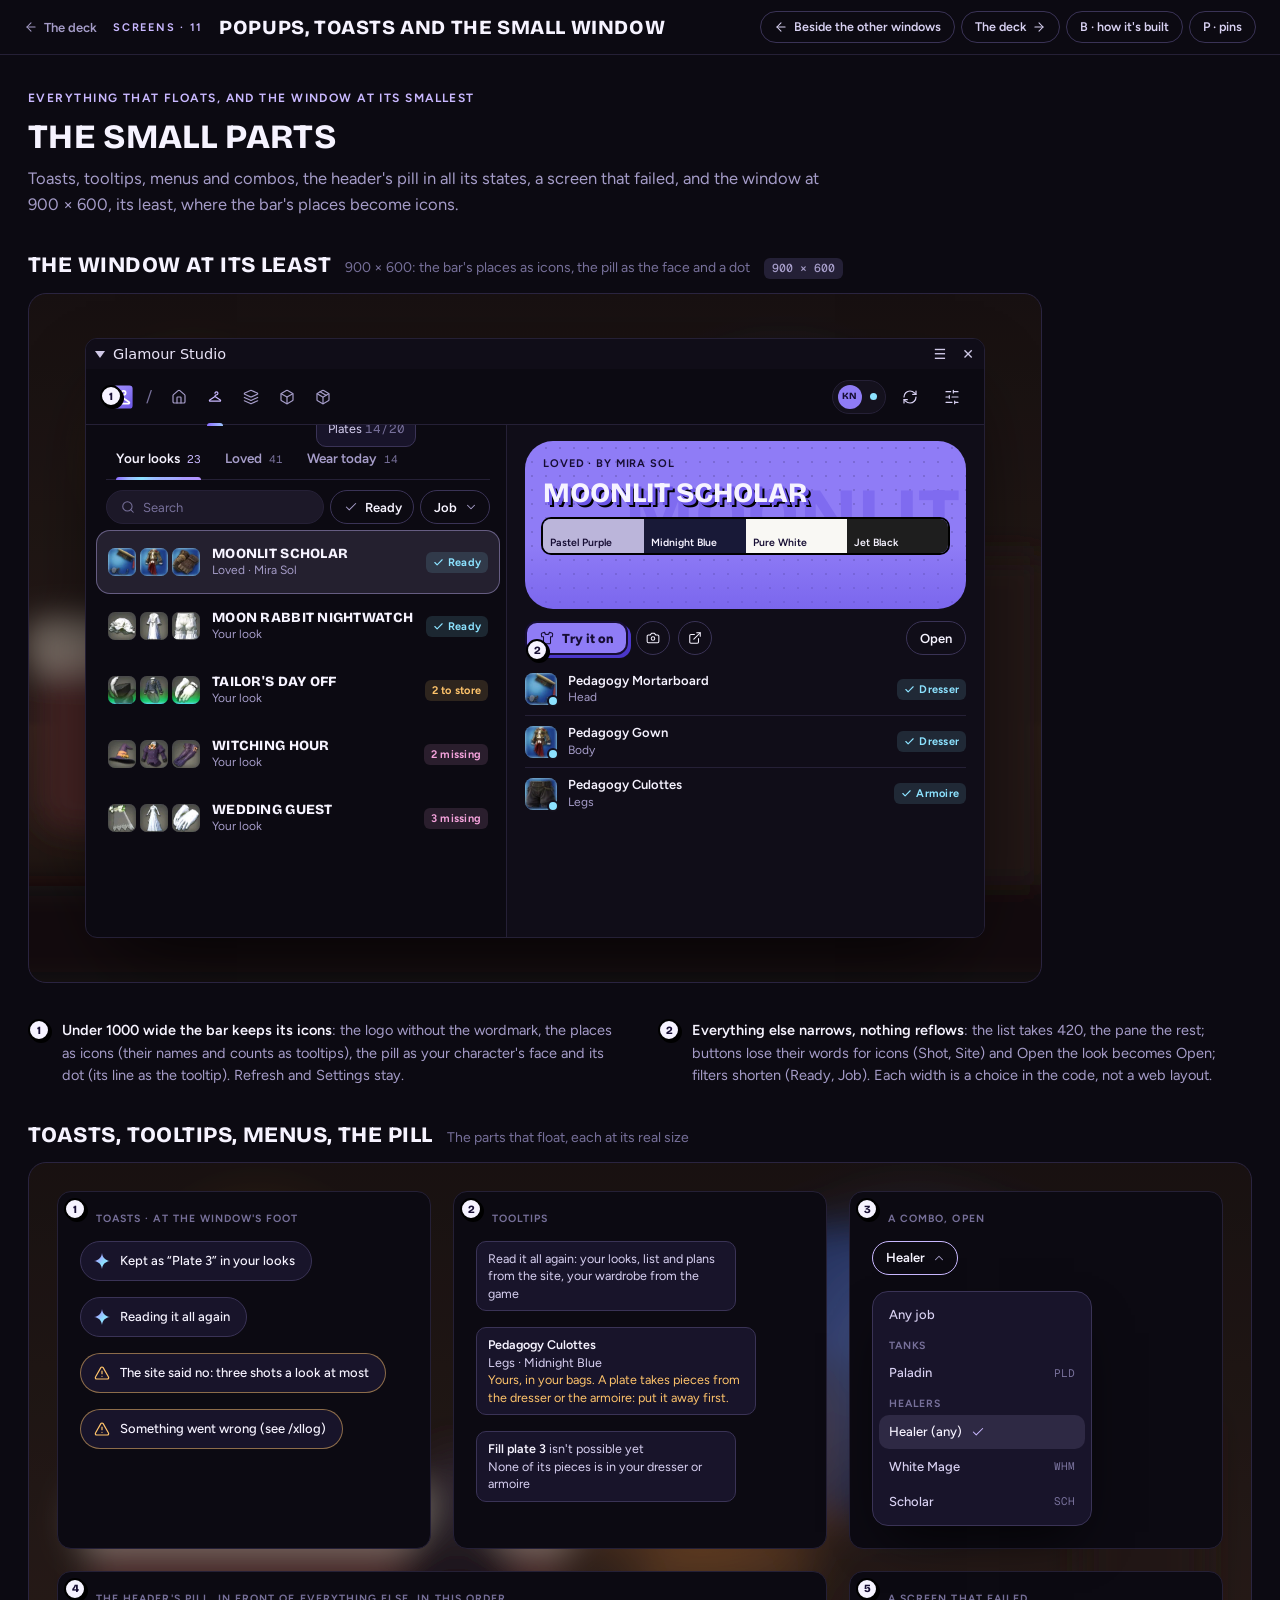
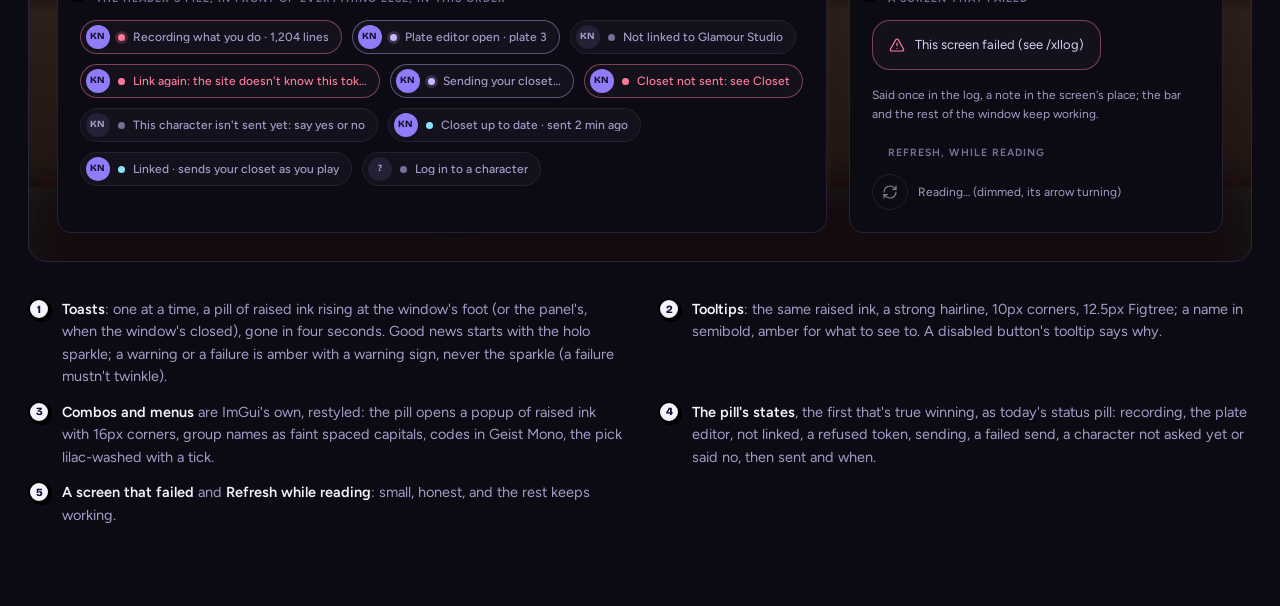
<file: docs/redesign/pages/extras.html>
<!doctype html>
<html lang="en">
  <head>
    <meta charset="utf-8" />
    <title>Popups, toasts and the small window · Glamour Studio plugin redesign</title>
    <link rel="stylesheet" href="../assets/kit.css" />
    <script src="../assets/kit.js"></script>
    <style>
      .lk { display: grid; grid-template-columns: 420px minmax(0, 1fr); height: 100%; }
      .lk .list { position: relative; padding: 14px 16px 0 20px; overflow: hidden; }
      .lk .lrow { margin: 0 -10px; }
      .lk .pick { position: relative; padding: 16px 18px; overflow: hidden; }
      .board2 { position: relative; display: grid; gap: 16px; align-content: start; padding: 22px; border: 1px solid var(--line); border-radius: 14px; background: var(--ground); }
      .board2 .cap { padding-left: 16px; color: var(--faint); font: 650 10.5px/1 var(--sans); letter-spacing: .1em; text-transform: uppercase; }
      .toast.st { position: static; justify-self: start; }
    </style>
  </head>
  <body>
    <div class="mock-head">
      <a class="back" href="../index.html#screens"><i data-i="arrow-left" class="s14"></i>The deck</a>
      <span class="where">Screens · 11</span>
      <h1>Popups, toasts and the small window</h1>
      <div class="end">
        <a href="companions-2.html"><i data-i="arrow-left" class="s14"></i>Beside the other windows</a>
        <a href="../index.html">The deck<i data-i="arrow-right" class="s14"></i></a>
        <button data-toggle="build">B · how it's built</button>
        <button data-toggle="pins">P · pins</button>
      </div>
    </div>

    <div class="mock-wrap">
      <div class="mock-intro">
        <span class="eyebrow-d">Everything that floats, and the window at its smallest</span>
        <h2>The small parts</h2>
        <p>
          Toasts, tooltips, menus and combos, the header's pill in all its states, a screen that failed, and the window at
          900 × 600, its least, where the bar's places become icons.
        </p>
      </div>

      <div class="frame-cap"><h2>The window at its least</h2><p>900 × 600: the bar's places as icons, the pill as the face and a dot</p><span class="size">900 × 600</span></div>
      <div class="stage">
        <div class="win" style="width: 900px; height: 600px" data-place="looks" data-narrow>
          <div class="body">
            <div class="lk">
              <div class="list">
                <div class="tabs"><span class="on">Your looks <span class="n">23</span></span><span>Loved <span class="n">41</span></span><span>Wear today <span class="n">14</span></span></div>
                <div class="row g6" style="margin: 10px 0 6px"><span class="input sm pill grow"><i data-i="search" class="s14 faint"></i><span class="ph">Search</span></span><span class="combo"><i data-i="check" class="s14 c-ice"></i>Ready</span><span class="combo">Job<i data-i="chev-d" class="s14"></i></span></div>
                <div class="lrow on"><span class="icons4" data-look="scholar" data-n="3" data-s="28"></span><div class="grow"><div class="nm">Moonlit Scholar</div><div class="ln">Loved · Mira Sol</div></div><span class="tag ok"><i data-i="check"></i>Ready</span></div>
                <div class="lrow"><span class="icons4" data-look="moon" data-n="3" data-s="28"></span><div class="grow"><div class="nm">Moon Rabbit Nightwatch</div><div class="ln">Your look</div></div><span class="tag ok"><i data-i="check"></i>Ready</span></div>
                <div class="lrow"><span class="icons4" data-look="weaver" data-n="3" data-s="28"></span><div class="grow"><div class="nm">Tailor's Day Off</div><div class="ln">Your look</div></div><span class="tag amber">2 to store</span></div>
                <div class="lrow"><span class="icons4" data-look="witch" data-n="3" data-s="28"></span><div class="grow"><div class="nm">Witching Hour</div><div class="ln">Your look</div></div><span class="tag miss">2 missing</span></div>
                <div class="lrow"><span class="icons4" data-look="wed" data-n="3" data-s="28"></span><div class="grow"><div class="nm">Wedding Guest</div><div class="ln">Your look</div></div><span class="tag miss">3 missing</span></div>
              </div>
              <div class="pick side">
                <div class="field" style="height: 168px; padding: 16px 18px; display: grid; gap: 8px; align-content: start">
                  <div class="echo s72"><span style="margin: 40px 0 0 100px">Moonlit Scholar ·</span></div>
                  <span class="eyebrow">Loved · by Mira Sol</span>
                  <span style="color: #f6f3ff; font: 800 28px/1 var(--display); text-transform: uppercase; text-shadow: 3px 3px 0 var(--field-deep), 5px 5px 0 #000">Moonlit Scholar</span>
                  <div class="palette big mt4" data-dyes="Pastel Purple,Midnight Blue,Pure White,Jet Black"></div>
                </div>
                <div class="row g8 mt12"><span class="sticker sm"><i data-i="shirt" class="s14"></i>Try it on</span><span class="btn sm round" title="Shot"><i data-i="camera" class="s14"></i></span><span class="btn sm round" title="Site"><i data-i="ext" class="s14"></i></span><span class="btn sm end">Open</span></div>
                <div class="prow mt8"><b class="it s32" data-it="42631" data-own></b><div class="grow"><div class="nm">Pedagogy Mortarboard</div><div class="ln">Head</div></div><span class="tag ok"><i data-i="check"></i>Dresser</span></div>
                <div class="prow"><b class="it s32" data-it="42632" data-own></b><div class="grow"><div class="nm">Pedagogy Gown</div><div class="ln">Body</div></div><span class="tag ok"><i data-i="check"></i>Dresser</span></div>
                <div class="prow"><b class="it s32" data-it="42634" data-own></b><div class="grow"><div class="nm">Pedagogy Culottes</div><div class="ln">Legs</div></div><span class="tag ok"><i data-i="check"></i>Armoire</span></div>
              </div>
            </div>
            <div class="tip" style="left: 230px; top: -14px; z-index: 60">Plates <span class="num faint">14/20</span></div>
          </div>
          <span class="pin abs" style="left: 14px; top: 46px">1</span>
          <span class="pin abs" style="left: 440px; top: 300px">2</span>
        </div>
      </div>
      <ol class="notes">
        <li><span class="pin">1</span><span><b>Under 1000 wide the bar keeps its icons</b>: the logo without the wordmark, the places as icons (their names and counts as tooltips), the pill as your character's face and its dot (its line as the tooltip). Refresh and Settings stay.</span></li>
        <li><span class="pin">2</span><span><b>Everything else narrows, nothing reflows</b>: the list takes 420, the pane the rest; buttons lose their words for icons (Shot, Site) and Open the look becomes Open; filters shorten (Ready, Job). Each width is a choice in the code, not a web layout.</span></li>
      </ol>

      <div class="frame-cap"><h2>Toasts, tooltips, menus, the pill</h2><p>The parts that float, each at its real size</p></div>
      <div class="stage free" style="width: 100%; padding: 28px; display: grid; grid-template-columns: repeat(3, minmax(0, 1fr)); gap: 22px">
        <div class="board2">
          <span class="cap">Toasts · at the window's foot</span>
          <span class="toast st"><span class="spark s16"></span>Kept as “Plate 3” in your looks</span>
          <span class="toast st"><span class="spark s16"></span>Reading it all again</span>
          <span class="toast st warn"><i data-i="alert"></i>The site said no: three shots a look at most</span>
          <span class="toast st warn"><i data-i="alert"></i>Something went wrong (see /xllog)</span>
          <span class="pin abs" style="left: 6px; top: 6px">1</span>
        </div>
        <div class="board2" style="min-height: 330px">
          <span class="cap">Tooltips</span>
          <div class="tip" style="position: static">Read it all again: your looks, list and plans from the site, your wardrobe from the game</div>
          <div class="tip" style="position: static; max-width: 280px"><b>Pedagogy Culottes</b><br />Legs · Midnight Blue<br /><span class="c-amber">Yours, in your bags. A plate takes pieces from the dresser or the armoire: put it away first.</span></div>
          <div class="tip" style="position: static"><b>Fill plate 3</b> isn't possible yet<br />None of its pieces is in your dresser or armoire</div>
          <span class="pin abs" style="left: 6px; top: 6px">2</span>
        </div>
        <div class="board2" style="min-height: 330px">
          <span class="cap">A combo, open</span>
          <span class="combo hover" style="justify-self: start; border-color: var(--accent)">Healer<i data-i="chev-u" class="s14"></i></span>
          <div class="menu" style="position: static; width: 220px">
            <div class="mi">Any job</div>
            <div class="mh">Tanks</div>
            <div class="mi">Paladin <span class="k">PLD</span></div>
            <div class="mh">Healers</div>
            <div class="mi on">Healer (any) <i data-i="check" class="s14 c-accent" style="margin-left: auto"></i></div>
            <div class="mi">White Mage <span class="k">WHM</span></div>
            <div class="mi">Scholar <span class="k">SCH</span></div>
          </div>
          <span class="pin abs" style="left: 6px; top: 6px">3</span>
        </div>
        <div class="board2" style="grid-column: span 2">
          <span class="cap">The header's pill, in front of everything else, in this order</span>
          <div class="row wrap g10">
            <span class="who rec"><span class="face">KN</span><span class="dot rec"></span><span class="st">Recording what you do · 1,204 lines</span></span>
            <span class="who live"><span class="face">KN</span><span class="dot live"></span><span class="st">Plate editor open · plate 3</span></span>
            <span class="who"><span class="face off">KN</span><span class="dot no"></span><span class="st">Not linked to Glamour Studio</span></span>
            <span class="who danger"><span class="face">KN</span><span class="dot danger"></span><span class="st">Link again: the site doesn't know this token</span></span>
            <span class="who live"><span class="face">KN</span><span class="dot live"></span><span class="st">Sending your closet…</span></span>
            <span class="who danger"><span class="face">KN</span><span class="dot danger"></span><span class="st">Closet not sent: see Closet</span></span>
            <span class="who"><span class="face off">KN</span><span class="dot no"></span><span class="st">This character isn't sent yet: say yes or no</span></span>
            <span class="who"><span class="face">KN</span><span class="dot"></span><span class="st">Closet up to date · sent 2 min ago</span></span>
            <span class="who"><span class="face">KN</span><span class="dot"></span><span class="st">Linked · sends your closet as you play</span></span>
            <span class="who"><span class="face off">?</span><span class="dot no"></span><span class="st">Log in to a character</span></span>
          </div>
          <span class="pin abs" style="left: 6px; top: 6px">4</span>
        </div>
        <div class="board2">
          <span class="cap">A screen that failed</span>
          <div class="card bad pad-s row g10" style="justify-self: start"><i data-i="alert" class="s16 c-danger"></i><span class="t13">This screen failed (see /xllog)</span></div>
          <span class="t12 muted">Said once in the log, a note in the screen's place; the bar and the rest of the window keep working.</span>
          <span class="cap mt8">Refresh, while reading</span>
          <div class="row g10"><span class="btn round r36" style="opacity: .5"><i data-i="refresh"></i></span><span class="t12 muted">Reading… (dimmed, its arrow turning)</span></div>
          <span class="pin abs" style="left: 6px; top: 6px">5</span>
        </div>
      </div>
      <ol class="notes">
        <li><span class="pin">1</span><span><b>Toasts</b>: one at a time, a pill of raised ink rising at the window's foot (or the panel's, when the window's closed), gone in four seconds. Good news starts with the holo sparkle; a warning or a failure is amber with a warning sign, never the sparkle (a failure mustn't twinkle).</span></li>
        <li><span class="pin">2</span><span><b>Tooltips</b>: the same raised ink, a strong hairline, 10px corners, 12.5px Figtree; a name in semibold, amber for what to see to. A disabled button's tooltip says why.</span></li>
        <li><span class="pin">3</span><span><b>Combos and menus</b> are ImGui's own, restyled: the pill opens a popup of raised ink with 16px corners, group names as faint spaced capitals, codes in Geist Mono, the pick lilac-washed with a tick.</span></li>
        <li><span class="pin">4</span><span><b>The pill's states</b>, the first that's true winning, as today's status pill: recording, the plate editor, not linked, a refused token, sending, a failed send, a character not asked yet or said no, then sent and when.</span></li>
        <li><span class="pin">5</span><span><b>A screen that failed</b> and <b>Refresh while reading</b>: small, honest, and the rest keeps working.</span></li>
      </ol>
    </div>
  </body>
</html>
</file>
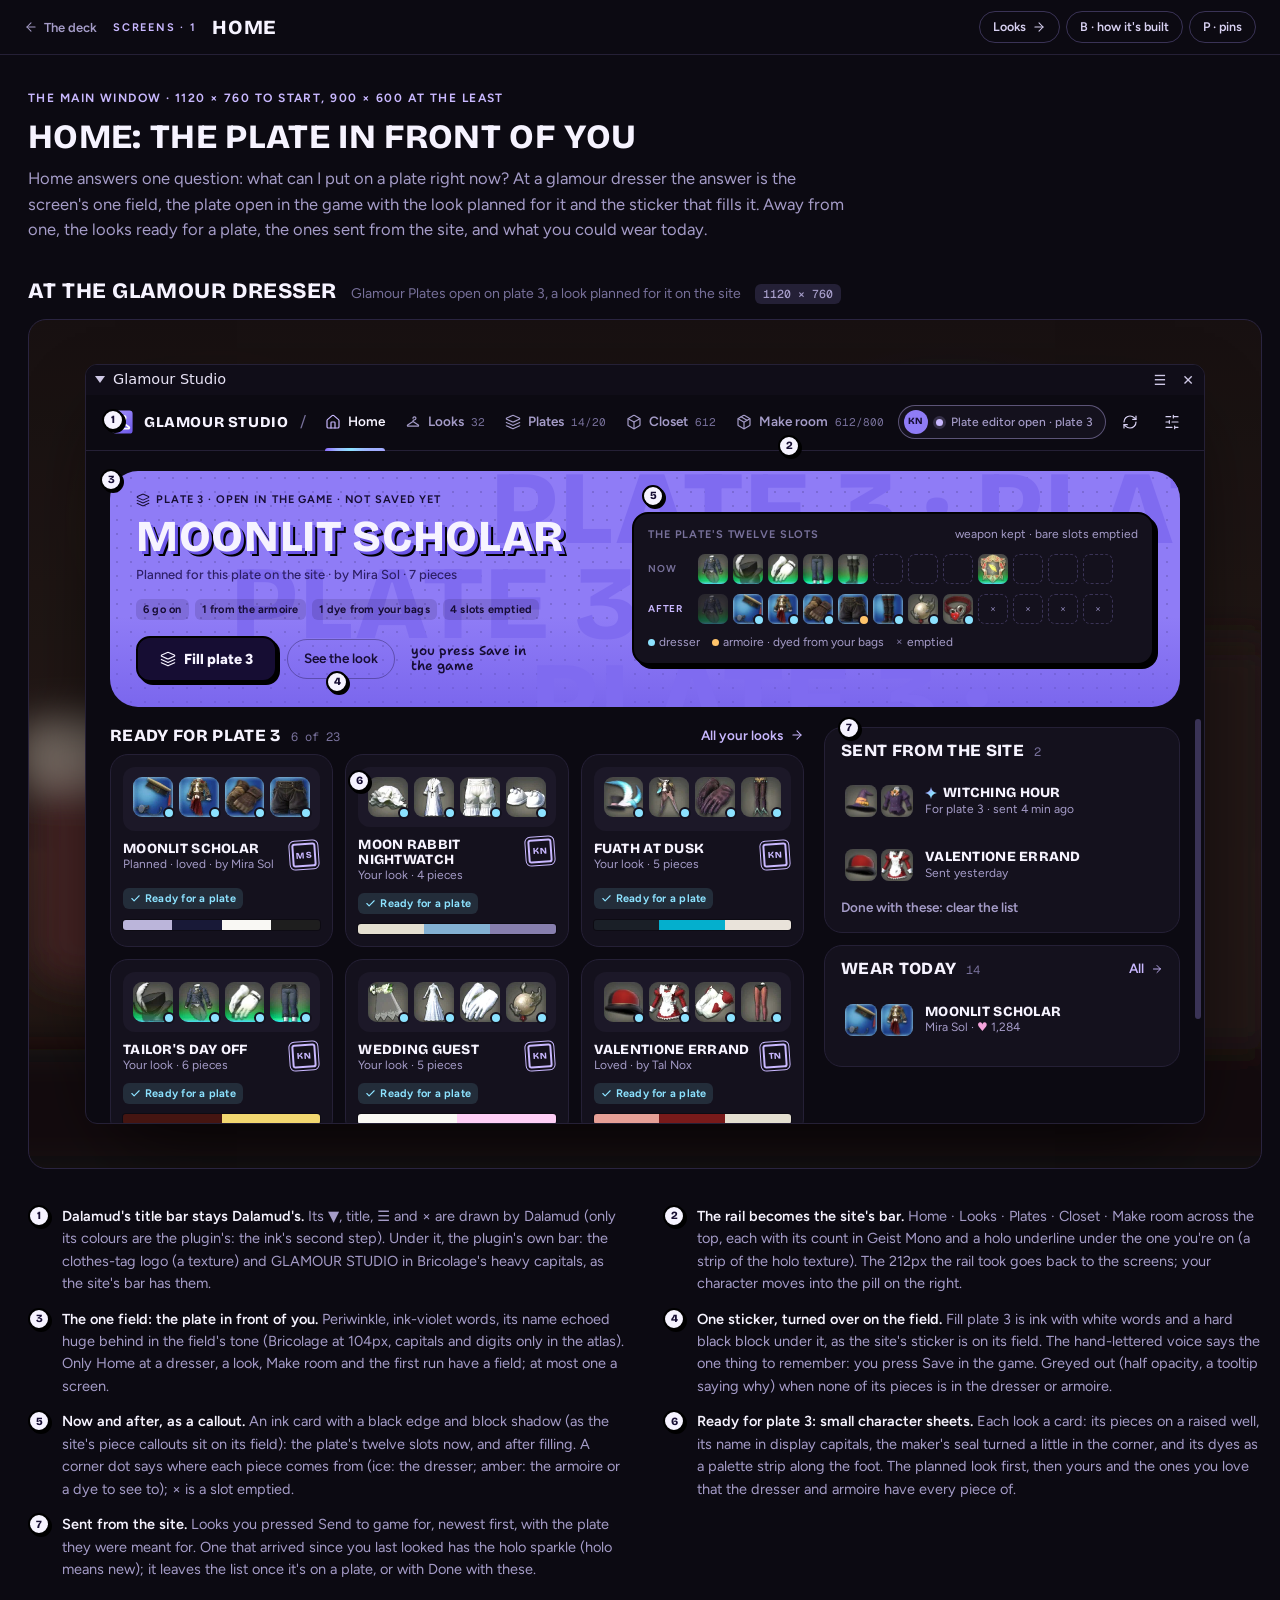
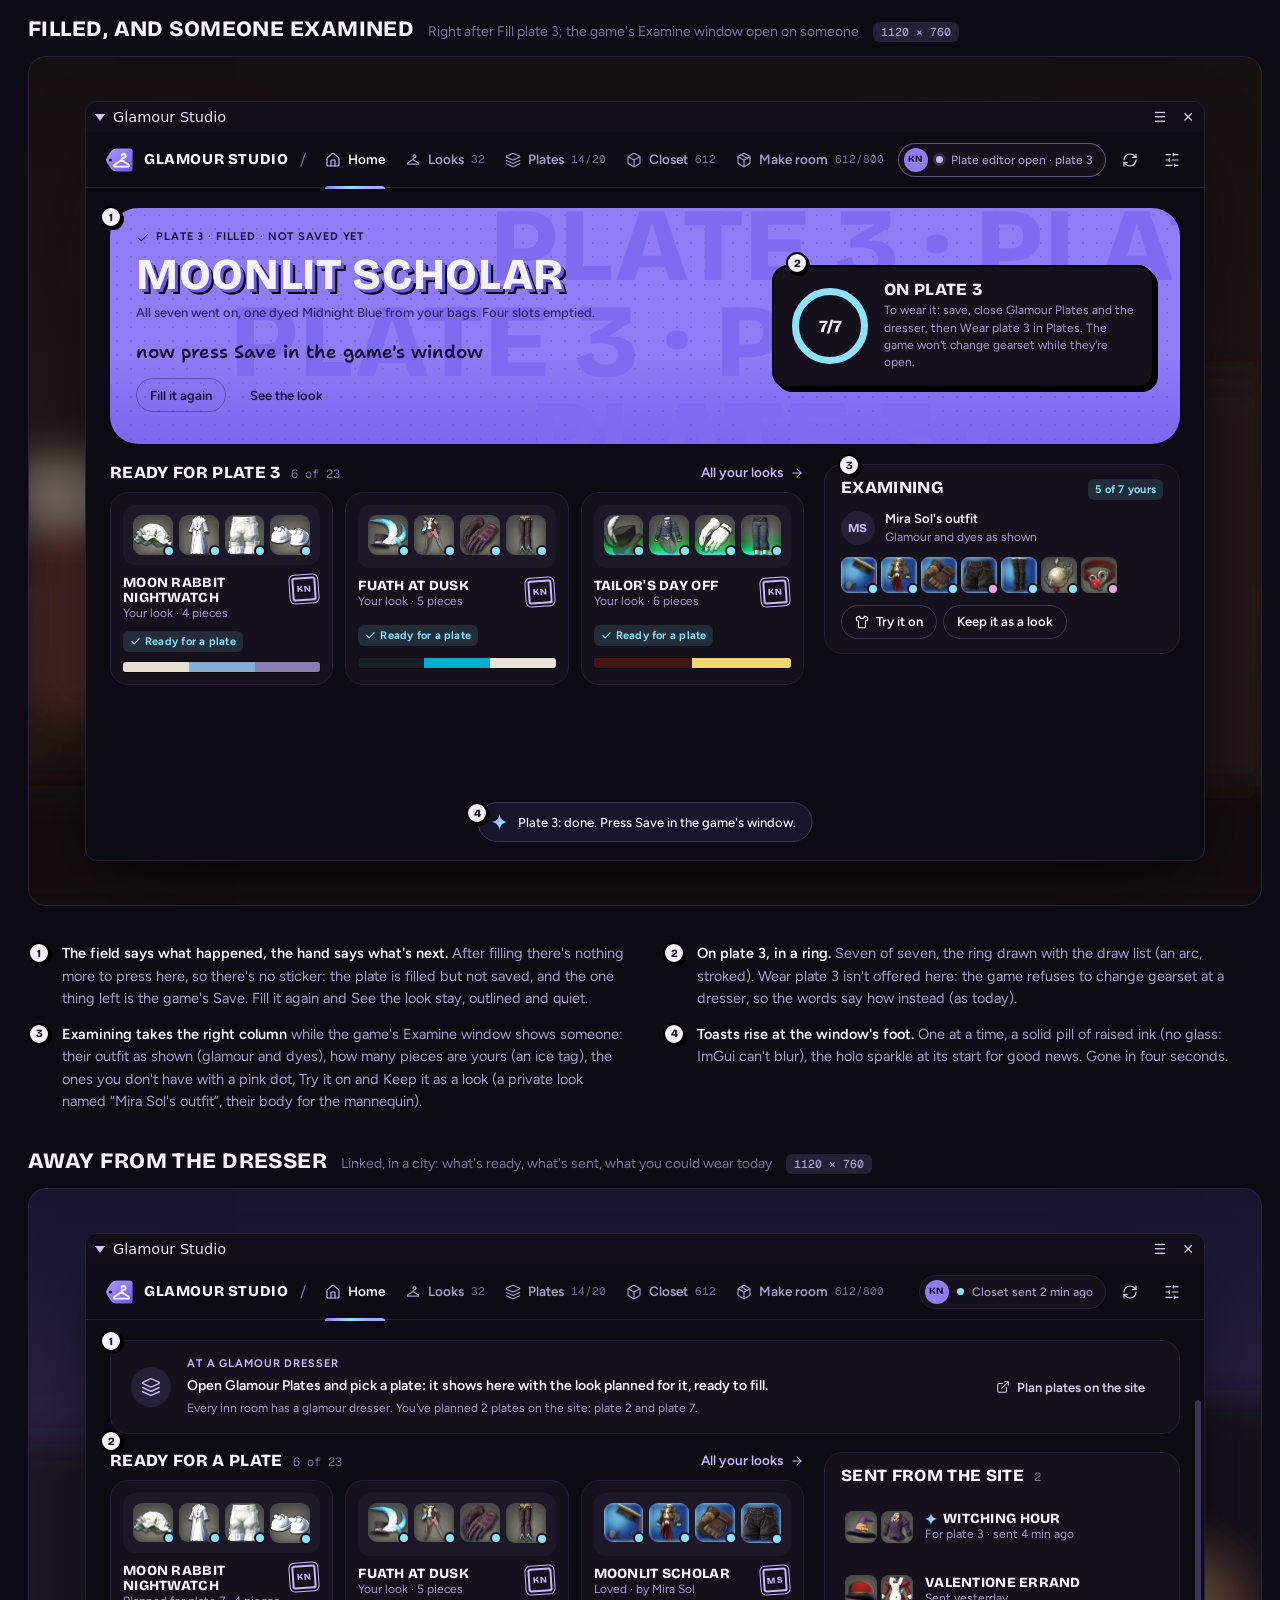
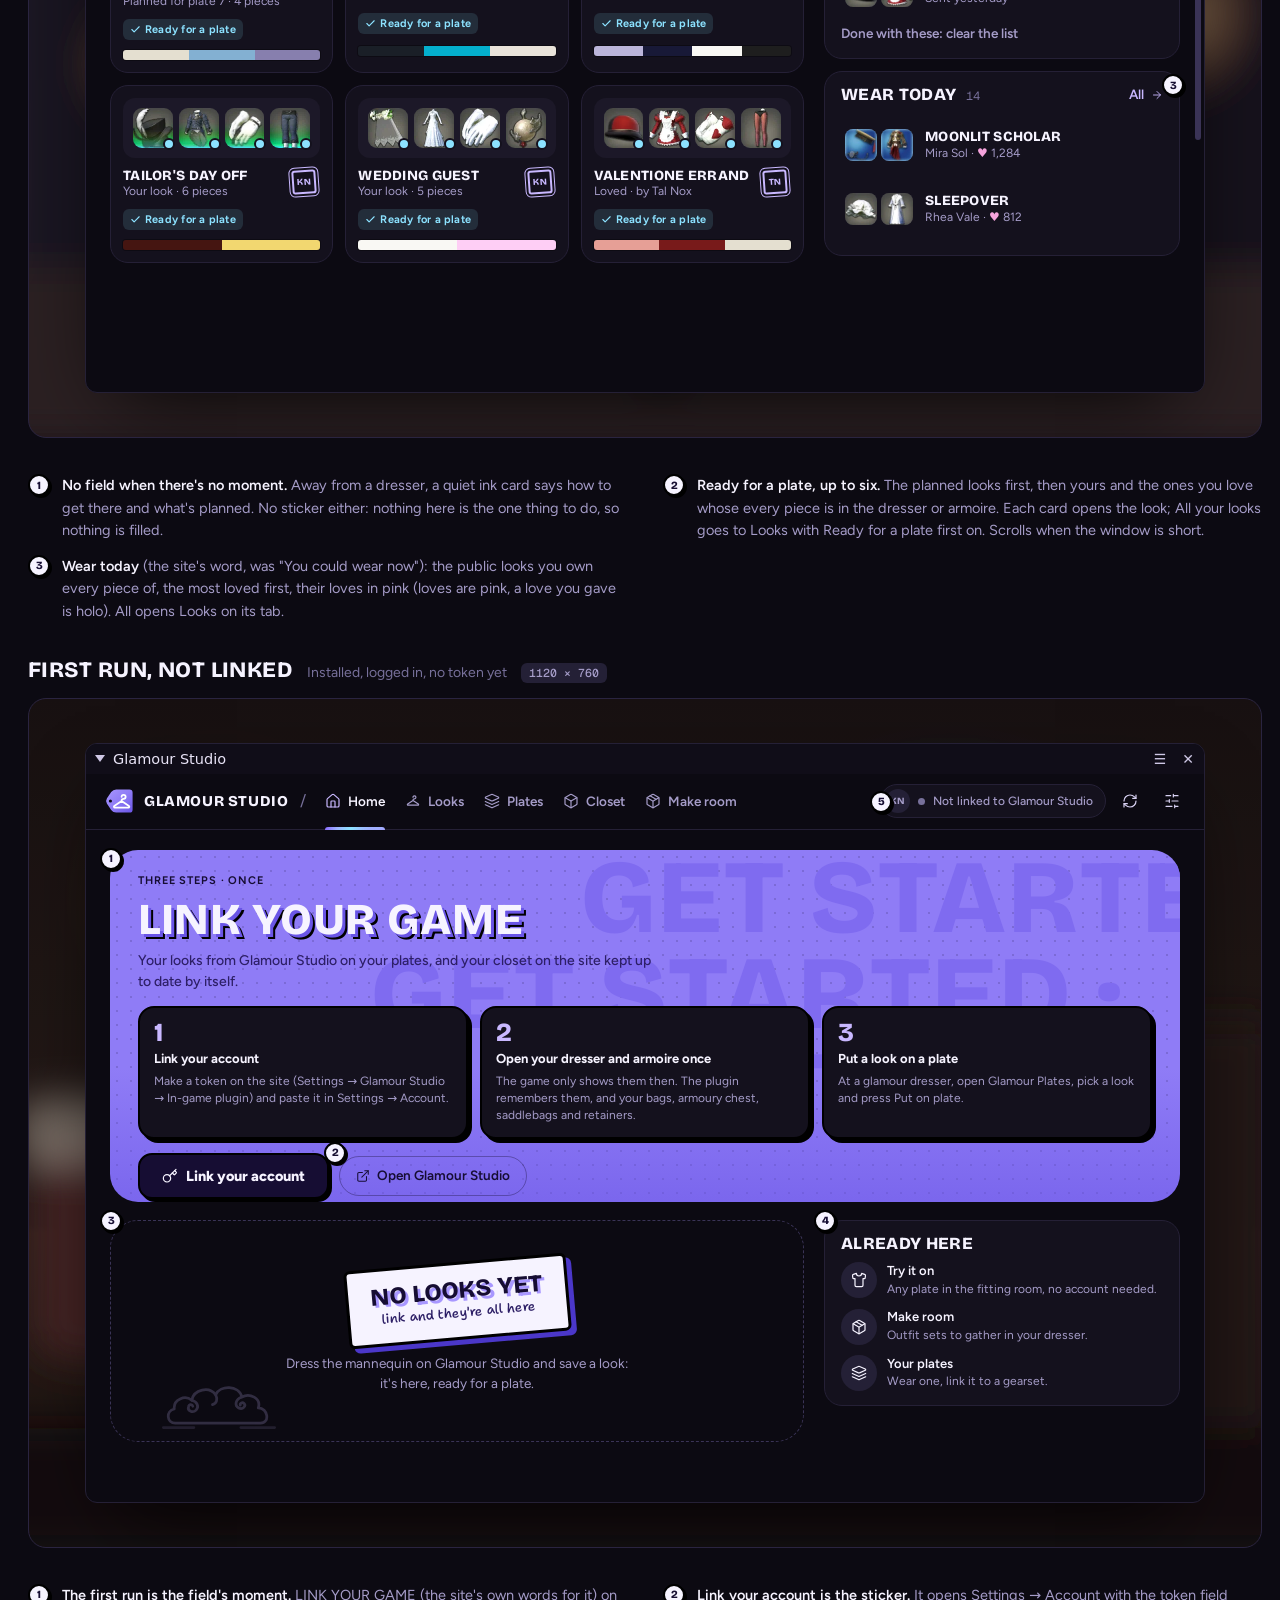
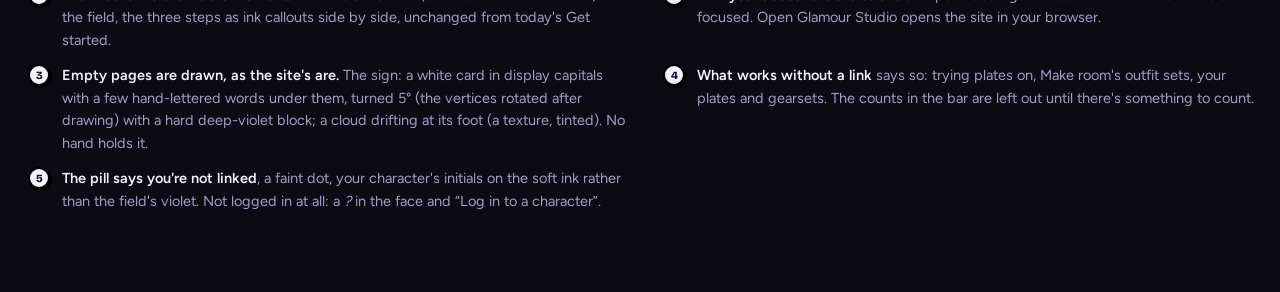
<file: docs/redesign/pages/home.html>
<!doctype html>
<html lang="en">
  <head>
    <meta charset="utf-8" />
    <title>Home · Glamour Studio plugin redesign</title>
    <link rel="stylesheet" href="../assets/kit.css" />
    <script src="../assets/kit.js"></script>
    <style>
      .hero { height: 236px; padding: 22px 26px; display: flex; gap: 26px; }
      .hero .left { width: 470px; display: grid; align-content: start; gap: 8px; }
      .hero h2 { color: #f6f3ff; font: 800 44px/0.98 var(--display); letter-spacing: 0.015em; text-transform: uppercase; text-shadow: 3px 3px 0 var(--field-deep), 5px 5px 0 #000; }
      .callout { background: var(--card); border: 2px solid #000; border-radius: 16px; box-shadow: 4px 4px 0 #000; color: var(--body); padding: 12px 14px; }
      .slots12 { display: flex; gap: 5px; }
      .slots12 .it { width: 30px; height: 30px; border-radius: 7px; }
      .slotlab { width: 44px; flex: none; color: var(--faint); font: 650 10px/1 var(--sans); letter-spacing: .08em; text-transform: uppercase; }
      .lower { display: grid; grid-template-columns: minmax(0, 1fr) 356px; gap: 20px; margin-top: 20px; }
      .cards3 { display: grid; grid-template-columns: repeat(3, minmax(0, 1fr)); gap: 12px; }
      .steps { display: grid; grid-template-columns: repeat(3, 1fr); gap: 12px; margin-top: 4px; }
      .step { display: grid; gap: 4px; align-content: start; }
      .step .n { color: var(--accent); font: 800 26px/1 var(--display); }
    </style>
  </head>
  <body>
    <div class="mock-head">
      <a class="back" href="../index.html#screens"><i data-i="arrow-left" class="s14"></i>The deck</a>
      <span class="where">Screens · 1</span>
      <h1>Home</h1>
      <div class="end">
        <a href="looks.html">Looks<i data-i="arrow-right" class="s14"></i></a>
        <button data-toggle="build">B · how it's built</button>
        <button data-toggle="pins">P · pins</button>
      </div>
    </div>

    <div class="mock-wrap">
      <div class="mock-intro">
        <span class="eyebrow-d">The main window · 1120 × 760 to start, 900 × 600 at the least</span>
        <h2>Home: the plate in front of you</h2>
        <p>
          Home answers one question: what can I put on a plate right now? At a glamour dresser the answer is the
          screen's one field, the plate open in the game with the look planned for it and the sticker that fills it.
          Away from one, the looks ready for a plate, the ones sent from the site, and what you could wear today.
        </p>
      </div>

      <!-- ───────── 1 · At the dresser, a look planned ───────── -->
      <div class="frame-cap">
        <h2>At the glamour dresser</h2>
        <p>Glamour Plates open on plate 3, a look planned for it on the site</p>
        <span class="size">1120 × 760</span>
      </div>
      <div class="stage">
        <div class="win" style="width: 1120px; height: 760px" data-place="home" data-who="live|Plate editor open · plate 3">
          <div class="body">
            <div class="page">
              <div class="field hero" data-build="field: rect + floor (multicolour rect) + dots.png">
                <div class="echo"><span style="margin: -10px 0 0 380px">Plate 3 · Plate 3</span><span style="margin-left: 120px">Plate 3 · Plate 3</span><span style="margin-left: 420px">Plate 3 ·</span></div>
                <div class="left">
                  <span class="eyebrow"><i data-i="layers" class="s14"></i>Plate 3 · open in the game · not saved yet</span>
                  <h2>Moonlit Scholar</h2>
                  <span class="t13 b5 c-onfield2">Planned for this plate on the site · by Mira Sol · 7 pieces</span>
                  <div class="row g6 mt6">
                    <span class="tag onfield">6 go on</span><span class="tag onfield">1 from the armoire</span><span class="tag onfield">1 dye from your bags</span><span class="tag onfield">4 slots emptied</span>
                  </div>
                  <div class="row g10 mt8">
                    <span class="sticker lg"><i data-i="layers"></i>Fill plate 3</span>
                    <span class="btn">See the look</span>
                    <span class="hand s13" style="margin-left: 6px; max-width: 130px; line-height: 1.15">you press Save in the game</span>
                  </div>
                </div>
                <div class="grow" style="display: grid; align-content: center">
                  <div class="callout col g10">
                    <div class="row"><span class="eyebrow faint">The plate's twelve slots</span><span class="end t12 muted">weapon kept · bare slots emptied</span></div>
                    <div class="row g6"><span class="slotlab">Now</span>
                      <div class="slots12">
                        <b class="it" data-it="3234"></b><b class="it" data-it="2925"></b><b class="it" data-it="3711"></b><b class="it" data-it="3486"></b><b class="it" data-it="3932"></b><b class="it empty"></b><b class="it empty"></b><b class="it empty"></b><b class="it" data-it="6132"></b><b class="it empty"></b><b class="it empty"></b><b class="it empty"></b>
                      </div>
                    </div>
                    <div class="row g6"><span class="slotlab" style="color: var(--accent)">After</span>
                      <div class="slots12">
                        <b class="it" data-it="3234" style="opacity: .4"></b><b class="it" data-it="42631" data-own></b><b class="it" data-it="42632" data-own></b><b class="it" data-it="42633" data-own></b><b class="it" data-it="42634" data-own="amber"></b><b class="it" data-it="42635" data-own></b><b class="it" data-it="4199" data-own></b><b class="it" data-it="4303" data-own></b><b class="it empty"><span class="x">×</span></b><b class="it empty"><span class="x">×</span></b><b class="it empty"><span class="x">×</span></b><b class="it empty"><span class="x">×</span></b>
                      </div>
                    </div>
                    <div class="row g12 t12 muted"><span class="row g4"><span class="dot"></span>dresser</span><span class="row g4"><span class="dot amber"></span>armoire · dyed from your bags</span><span class="row g4"><span class="t11 num faint">×</span>emptied</span></div>
                  </div>
                </div>
              </div>

              <div class="lower">
                <div>
                  <div class="panel-h"><span class="d">Ready for plate 3</span><span class="cnt">6 of 23</span><span class="end btn link t13">All your looks<i data-i="arrow-right" class="s14"></i></span></div>
                  <div class="cards3">
                    <div class="sheet-card"><div class="tiles" data-look="scholar" data-own="1,1,1,1"></div><div class="row top"><div class="grow"><div class="nm">Moonlit Scholar</div><div class="ln">Planned · loved · by Mira Sol</div></div><span class="seal">MS</span></div><div class="row"><span class="tag ok"><i data-i="check"></i>Ready for a plate</span></div><div class="palette" data-dyes="Pastel Purple,Midnight Blue,Pure White,Jet Black"></div></div>
                    <div class="sheet-card"><div class="tiles" data-look="moon" data-own="1,1,1,1"></div><div class="row top"><div class="grow"><div class="nm">Moon Rabbit Nightwatch</div><div class="ln">Your look · 4 pieces</div></div><span class="seal">KN</span></div><div class="row"><span class="tag ok"><i data-i="check"></i>Ready for a plate</span></div><div class="palette" data-dyes="Snow White,Sky Blue,Lavender Purple"></div></div>
                    <div class="sheet-card"><div class="tiles" data-look="fuath" data-own="1,1,1,1"></div><div class="row top"><div class="grow"><div class="nm">Fuath at Dusk</div><div class="ln">Your look · 5 pieces</div></div><span class="seal">KN</span></div><div class="row"><span class="tag ok"><i data-i="check"></i>Ready for a plate</span></div><div class="palette" data-dyes="Ink Blue,Turquoise Blue,Pearl White"></div></div>
                    <div class="sheet-card"><div class="tiles" data-look="weaver" data-own="1,1,1,1"></div><div class="row top"><div class="grow"><div class="nm">Tailor's Day Off</div><div class="ln">Your look · 6 pieces</div></div><span class="seal">KN</span></div><div class="row"><span class="tag ok"><i data-i="check"></i>Ready for a plate</span></div><div class="palette" data-dyes="Wine Red,Cream Yellow"></div></div>
                    <div class="sheet-card"><div class="tiles" data-look="wed" data-own="1,1,1,1"></div><div class="row top"><div class="grow"><div class="nm">Wedding Guest</div><div class="ln">Your look · 5 pieces</div></div><span class="seal">KN</span></div><div class="row"><span class="tag ok"><i data-i="check"></i>Ready for a plate</span></div><div class="palette" data-dyes="Pure White,Lotus Pink"></div></div>
                    <div class="sheet-card"><div class="tiles" data-look="valen" data-own="1,1,1,1"></div><div class="row top"><div class="grow"><div class="nm">Valentione Errand</div><div class="ln">Loved · by Tal Nox</div></div><span class="seal">TN</span></div><div class="row"><span class="tag ok"><i data-i="check"></i>Ready for a plate</span></div><div class="palette" data-dyes="Rose Pink,Dalamud Red,Snow White"></div></div>
                  </div>
                </div>
                <div class="col g12">
                  <div class="card pad-s">
                    <div class="panel-h"><span class="d">Sent from the site</span><span class="cnt">2</span></div>
                    <div class="lrow" style="margin: 0 -8px"><span class="icons4" data-look="witch" data-n="2" data-s="32"></span><div class="grow"><div class="row g6"><span class="spark" data-build="texture: spark"></span><span class="nm">Witching Hour</span></div><div class="ln">For plate 3 · sent 4 min ago</div></div></div>
                    <div class="lrow" style="margin: 0 -8px"><span class="icons4" data-look="valen" data-n="2" data-s="32"></span><div class="grow"><div class="nm">Valentione Errand</div><div class="ln">Sent yesterday</div></div></div>
                    <div class="btn link t12 mt4" style="color: var(--muted)">Done with these: clear the list</div>
                  </div>
                  <div class="card pad-s">
                    <div class="panel-h"><span class="d">Wear today</span><span class="cnt">14</span><span class="end btn link t12">All<i data-i="arrow-right" class="s12"></i></span></div>
                    <div class="lrow" style="margin: 0 -8px"><span class="icons4" data-look="scholar" data-n="2" data-s="32"></span><div class="grow"><div class="nm">Moonlit Scholar</div><div class="ln">Mira Sol · <span class="c-pink">♥</span> 1,284</div></div></div>
                  </div>
                </div>
              </div>
            </div>
            <span class="scrollbar" style="top: 268px; height: 300px"></span>
          </div>
          <span class="pin abs" style="left: 16px; top: 44px">1</span>
          <span class="pin abs" style="left: 692px; top: 70px">2</span>
          <span class="pin abs" style="left: 14px; top: 104px">3</span>
          <span class="pin abs" style="left: 240px; top: 306px">4</span>
          <span class="pin abs" style="left: 556px; top: 120px">5</span>
          <span class="pin abs" style="left: 262px; top: 405px">6</span>
          <span class="pin abs" style="left: 752px; top: 352px">7</span>
        </div>
      </div>
      <ol class="notes">
        <li><span class="pin">1</span><span><b>Dalamud's title bar stays Dalamud's.</b> Its ▼, title, ☰ and × are drawn by Dalamud (only its colours are the plugin's: the ink's second step). Under it, the plugin's own bar: the clothes-tag logo (a texture) and GLAMOUR STUDIO in Bricolage's heavy capitals, as the site's bar has them.</span></li>
        <li><span class="pin">2</span><span><b>The rail becomes the site's bar.</b> Home · Looks · Plates · Closet · Make room across the top, each with its count in Geist Mono and a holo underline under the one you're on (a strip of the holo texture). The 212px the rail took goes back to the screens; your character moves into the pill on the right.</span></li>
        <li><span class="pin">3</span><span><b>The one field: the plate in front of you.</b> Periwinkle, ink-violet words, its name echoed huge behind in the field's tone (Bricolage at 104px, capitals and digits only in the atlas). Only Home at a dresser, a look, Make room and the first run have a field; at most one a screen.</span></li>
        <li><span class="pin">4</span><span><b>One sticker, turned over on the field.</b> Fill plate 3 is ink with white words and a hard black block under it, as the site's sticker is on its field. The hand-lettered voice says the one thing to remember: you press Save in the game. Greyed out (half opacity, a tooltip saying why) when none of its pieces is in the dresser or armoire.</span></li>
        <li><span class="pin">5</span><span><b>Now and after, as a callout.</b> An ink card with a black edge and block shadow (as the site's piece callouts sit on its field): the plate's twelve slots now, and after filling. A corner dot says where each piece comes from (ice: the dresser; amber: the armoire or a dye to see to); × is a slot emptied.</span></li>
        <li><span class="pin">6</span><span><b>Ready for plate 3: small character sheets.</b> Each look a card: its pieces on a raised well, its name in display capitals, the maker's seal turned a little in the corner, and its dyes as a palette strip along the foot. The planned look first, then yours and the ones you love that the dresser and armoire have every piece of.</span></li>
        <li><span class="pin">7</span><span><b>Sent from the site.</b> Looks you pressed Send to game for, newest first, with the plate they were meant for. One that arrived since you last looked has the holo sparkle (holo means new); it leaves the list once it's on a plate, or with Done with these.</span></li>
      </ol>

      <!-- ───────── 2 · Filled ───────── -->
      <div class="frame-cap">
        <h2>Filled, and someone examined</h2>
        <p>Right after Fill plate 3; the game's Examine window open on someone</p>
        <span class="size">1120 × 760</span>
      </div>
      <div class="stage">
        <div class="win" style="width: 1120px; height: 760px" data-place="home" data-who="live|Plate editor open · plate 3">
          <div class="body">
            <div class="page">
              <div class="field hero">
                <div class="echo"><span style="margin: -10px 0 0 380px">Plate 3 · Plate 3</span><span style="margin-left: 120px">Plate 3 · Plate 3</span><span style="margin-left: 420px">Plate 3 ·</span></div>
                <div class="left">
                  <span class="eyebrow"><i data-i="check" class="s14"></i>Plate 3 · filled · not saved yet</span>
                  <h2>Moonlit Scholar</h2>
                  <span class="t13 b5 c-onfield2">All seven went on, one dyed Midnight Blue from your bags. Four slots emptied.</span>
                  <div class="row g10 mt12">
                    <span class="hand s18" style="line-height: 1.1">now press Save in the game's window</span>
                  </div>
                  <div class="row g10 mt8">
                    <span class="btn sm">Fill it again</span>
                    <span class="btn sm quiet">See the look</span>
                  </div>
                </div>
                <div class="grow" style="display: grid; align-content: center; justify-items: end">
                  <div class="callout row g16" style="padding: 14px 18px">
                    <span class="ring" data-ring="7/7" data-size="76" data-w="7"><b>7/7</b></span>
                    <div class="col g4" style="width: 250px">
                      <span class="d d17" style="color: var(--ink)">On plate 3</span>
                      <span class="t12 muted">To wear it: save, close Glamour Plates and the dresser, then Wear plate 3 in Plates. The game won't change gearset while they're open.</span>
                    </div>
                  </div>
                </div>
              </div>
              <div class="lower">
                <div>
                  <div class="panel-h"><span class="d">Ready for plate 3</span><span class="cnt">6 of 23</span><span class="end btn link t13">All your looks<i data-i="arrow-right" class="s14"></i></span></div>
                  <div class="cards3">
                    <div class="sheet-card"><div class="tiles" data-look="moon" data-own="1,1,1,1"></div><div class="row top"><div class="grow"><div class="nm">Moon Rabbit Nightwatch</div><div class="ln">Your look · 4 pieces</div></div><span class="seal">KN</span></div><div class="row"><span class="tag ok"><i data-i="check"></i>Ready for a plate</span></div><div class="palette" data-dyes="Snow White,Sky Blue,Lavender Purple"></div></div>
                    <div class="sheet-card"><div class="tiles" data-look="fuath" data-own="1,1,1,1"></div><div class="row top"><div class="grow"><div class="nm">Fuath at Dusk</div><div class="ln">Your look · 5 pieces</div></div><span class="seal">KN</span></div><div class="row"><span class="tag ok"><i data-i="check"></i>Ready for a plate</span></div><div class="palette" data-dyes="Ink Blue,Turquoise Blue,Pearl White"></div></div>
                    <div class="sheet-card"><div class="tiles" data-look="weaver" data-own="1,1,1,1"></div><div class="row top"><div class="grow"><div class="nm">Tailor's Day Off</div><div class="ln">Your look · 6 pieces</div></div><span class="seal">KN</span></div><div class="row"><span class="tag ok"><i data-i="check"></i>Ready for a plate</span></div><div class="palette" data-dyes="Wine Red,Cream Yellow"></div></div>
                  </div>
                </div>
                <div class="col g12">
                  <div class="card pad-s">
                    <div class="panel-h"><span class="d">Examining</span><span class="end tag ok">5 of 7 yours</span></div>
                    <div class="row g10"><span class="face l" style="background: var(--soft); color: var(--accent)">MS</span><div class="grow"><div class="b6 ink t13">Mira Sol's outfit</div><div class="t12 muted">Glamour and dyes as shown</div></div></div>
                    <div class="row g4 mt10" data-look="scholar" data-n="7" data-s="36" data-own="1,1,1,pink,1,1,pink"></div>
                    <div class="row g6 mt12"><span class="btn sm"><i data-i="shirt" class="s14"></i>Try it on</span><span class="btn sm">Keep it as a look</span></div>
                  </div>
                </div>
              </div>
            </div>
            <span class="toast" style="left: 50%; bottom: 18px; transform: translateX(-50%)"><span class="spark s16"></span>Plate 3: done. Press Save in the game's window.</span>
          </div>
          <span class="pin abs" style="left: 14px; top: 104px">1</span>
          <span class="pin abs" style="left: 700px; top: 150px">2</span>
          <span class="pin abs" style="left: 752px; top: 352px">3</span>
          <span class="pin abs" style="left: 380px; top: 700px">4</span>
        </div>
      </div>
      <ol class="notes">
        <li><span class="pin">1</span><span><b>The field says what happened, the hand says what's next.</b> After filling there's nothing more to press here, so there's no sticker: the plate is filled but not saved, and the one thing left is the game's Save. Fill it again and See the look stay, outlined and quiet.</span></li>
        <li><span class="pin">2</span><span><b>On plate 3, in a ring.</b> Seven of seven, the ring drawn with the draw list (an arc, stroked). Wear plate 3 isn't offered here: the game refuses to change gearset at a dresser, so the words say how instead (as today).</span></li>
        <li><span class="pin">3</span><span><b>Examining takes the right column</b> while the game's Examine window shows someone: their outfit as shown (glamour and dyes), how many pieces are yours (an ice tag), the ones you don't have with a pink dot, Try it on and Keep it as a look (a private look named “Mira Sol's outfit”, their body for the mannequin).</span></li>
        <li><span class="pin">4</span><span><b>Toasts rise at the window's foot.</b> One at a time, a solid pill of raised ink (no glass: ImGui can't blur), the holo sparkle at its start for good news. Gone in four seconds.</span></li>
      </ol>

      <!-- ───────── 3 · Away from the dresser ───────── -->
      <div class="frame-cap">
        <h2>Away from the dresser</h2>
        <p>Linked, in a city: what's ready, what's sent, what you could wear today</p>
        <span class="size">1120 × 760</span>
      </div>
      <div class="stage city">
        <div class="win" style="width: 1120px; height: 760px" data-place="home">
          <div class="body">
            <div class="page">
              <div class="card pad row g16" style="padding: 16px 20px">
                <span class="btn round r40 ink" style="border-color: transparent; color: var(--accent)"><i data-i="layers" class="s20"></i></span>
                <div class="grow col g4">
                  <span class="eyebrow">At a glamour dresser</span>
                  <span class="t14 ink b6">Open Glamour Plates and pick a plate: it shows here with the look planned for it, ready to fill.</span>
                  <span class="t12 muted">Every inn room has a glamour dresser. You've planned 2 plates on the site: plate 2 and plate 7.</span>
                </div>
                <span class="btn sm quiet"><i data-i="ext" class="s14"></i>Plan plates on the site</span>
              </div>
              <div class="lower" style="margin-top: 18px">
                <div>
                  <div class="panel-h"><span class="d">Ready for a plate</span><span class="cnt">6 of 23</span><span class="end btn link t13">All your looks<i data-i="arrow-right" class="s14"></i></span></div>
                  <div class="cards3">
                    <div class="sheet-card"><div class="tiles" data-look="moon" data-own="1,1,1,1"></div><div class="row top"><div class="grow"><div class="nm">Moon Rabbit Nightwatch</div><div class="ln">Planned for plate 7 · 4 pieces</div></div><span class="seal">KN</span></div><div class="row"><span class="tag ok"><i data-i="check"></i>Ready for a plate</span></div><div class="palette" data-dyes="Snow White,Sky Blue,Lavender Purple"></div></div>
                    <div class="sheet-card"><div class="tiles" data-look="fuath" data-own="1,1,1,1"></div><div class="row top"><div class="grow"><div class="nm">Fuath at Dusk</div><div class="ln">Your look · 5 pieces</div></div><span class="seal">KN</span></div><div class="row"><span class="tag ok"><i data-i="check"></i>Ready for a plate</span></div><div class="palette" data-dyes="Ink Blue,Turquoise Blue,Pearl White"></div></div>
                    <div class="sheet-card"><div class="tiles" data-look="scholar" data-own="1,1,1,1"></div><div class="row top"><div class="grow"><div class="nm">Moonlit Scholar</div><div class="ln">Loved · by Mira Sol</div></div><span class="seal">MS</span></div><div class="row"><span class="tag ok"><i data-i="check"></i>Ready for a plate</span></div><div class="palette" data-dyes="Pastel Purple,Midnight Blue,Pure White,Jet Black"></div></div>
                    <div class="sheet-card"><div class="tiles" data-look="weaver" data-own="1,1,1,1"></div><div class="row top"><div class="grow"><div class="nm">Tailor's Day Off</div><div class="ln">Your look · 6 pieces</div></div><span class="seal">KN</span></div><div class="row"><span class="tag ok"><i data-i="check"></i>Ready for a plate</span></div><div class="palette" data-dyes="Wine Red,Cream Yellow"></div></div>
                    <div class="sheet-card"><div class="tiles" data-look="wed" data-own="1,1,1,1"></div><div class="row top"><div class="grow"><div class="nm">Wedding Guest</div><div class="ln">Your look · 5 pieces</div></div><span class="seal">KN</span></div><div class="row"><span class="tag ok"><i data-i="check"></i>Ready for a plate</span></div><div class="palette" data-dyes="Pure White,Lotus Pink"></div></div>
                    <div class="sheet-card"><div class="tiles" data-look="valen" data-own="1,1,1,1"></div><div class="row top"><div class="grow"><div class="nm">Valentione Errand</div><div class="ln">Loved · by Tal Nox</div></div><span class="seal">TN</span></div><div class="row"><span class="tag ok"><i data-i="check"></i>Ready for a plate</span></div><div class="palette" data-dyes="Rose Pink,Dalamud Red,Snow White"></div></div>
                  </div>
                </div>
                <div class="col g12">
                  <div class="card pad-s">
                    <div class="panel-h"><span class="d">Sent from the site</span><span class="cnt">2</span></div>
                    <div class="lrow" style="margin: 0 -8px"><span class="icons4" data-look="witch" data-n="2" data-s="32"></span><div class="grow"><div class="row g6"><span class="spark"></span><span class="nm">Witching Hour</span></div><div class="ln">For plate 3 · sent 4 min ago</div></div></div>
                    <div class="lrow" style="margin: 0 -8px"><span class="icons4" data-look="valen" data-n="2" data-s="32"></span><div class="grow"><div class="nm">Valentione Errand</div><div class="ln">Sent yesterday</div></div></div>
                    <div class="btn link t12 mt4" style="color: var(--muted)">Done with these: clear the list</div>
                  </div>
                  <div class="card pad-s">
                    <div class="panel-h"><span class="d">Wear today</span><span class="cnt">14</span><span class="end btn link t12">All<i data-i="arrow-right" class="s12"></i></span></div>
                    <div class="lrow" style="margin: 0 -8px"><span class="icons4" data-look="scholar" data-n="2" data-s="32"></span><div class="grow"><div class="nm">Moonlit Scholar</div><div class="ln">Mira Sol · <span class="c-pink">♥</span> 1,284</div></div></div>
                    <div class="lrow" style="margin: 0 -8px"><span class="icons4" data-look="moon" data-n="2" data-s="32"></span><div class="grow"><div class="nm">Sleepover</div><div class="ln">Rhea Vale · <span class="c-pink">♥</span> 812</div></div></div>
                  </div>
                </div>
              </div>
            </div>
            <span class="scrollbar" style="top: 80px; height: 340px"></span>
          </div>
          <span class="pin abs" style="left: 14px; top: 96px">1</span>
          <span class="pin abs" style="left: 14px; top: 196px">2</span>
          <span class="pin abs" style="left: 1076px; top: 440px">3</span>
        </div>
      </div>
      <ol class="notes">
        <li><span class="pin">1</span><span><b>No field when there's no moment.</b> Away from a dresser, a quiet ink card says how to get there and what's planned. No sticker either: nothing here is the one thing to do, so nothing is filled.</span></li>
        <li><span class="pin">2</span><span><b>Ready for a plate, up to six.</b> The planned looks first, then yours and the ones you love whose every piece is in the dresser or armoire. Each card opens the look; All your looks goes to Looks with Ready for a plate first on. Scrolls when the window is short.</span></li>
        <li><span class="pin">3</span><span><b>Wear today</b> (the site's word, was "You could wear now"): the public looks you own every piece of, the most loved first, their loves in pink (loves are pink, a love you gave is holo). All opens Looks on its tab.</span></li>
      </ol>

      <!-- ───────── 4 · First run ───────── -->
      <div class="frame-cap">
        <h2>First run, not linked</h2>
        <p>Installed, logged in, no token yet</p>
        <span class="size">1120 × 760</span>
      </div>
      <div class="stage">
        <div class="win" style="width: 1120px; height: 760px" data-place="home" data-who="no|Not linked to Glamour Studio" data-counts="||||">
          <div class="body">
            <div class="page">
              <div class="field" style="height: 352px; padding: 24px 28px; display: grid; align-content: start; gap: 10px">
                <div class="echo"><span style="margin: 0 0 0 470px">Get started ·</span><span style="margin-left: 260px">Get started ·</span><span style="margin-left: 520px">Get st</span></div>
                <span class="eyebrow">Three steps · once</span>
                <h2 style="color: #f6f3ff; font: 800 44px/0.98 var(--display); letter-spacing: .015em; text-transform: uppercase; text-shadow: 3px 3px 0 var(--field-deep), 5px 5px 0 #000">Link your game</h2>
                <span class="t14 b5 c-onfield2" style="max-width: 520px">Your looks from Glamour Studio on your plates, and your closet on the site kept up to date by itself.</span>
                <div class="steps">
                  <div class="step callout"><span class="n">1</span><b class="ink t13">Link your account</b><span class="t12 muted">Make a token on the site (Settings → Glamour Studio → In-game plugin) and paste it in Settings → Account.</span></div>
                  <div class="step callout"><span class="n">2</span><b class="ink t13">Open your dresser and armoire once</b><span class="t12 muted">The game only shows them then. The plugin remembers them, and your bags, armoury chest, saddlebags and retainers.</span></div>
                  <div class="step callout"><span class="n">3</span><b class="ink t13">Put a look on a plate</b><span class="t12 muted">At a glamour dresser, open Glamour Plates, pick a look and press Put on plate.</span></div>
                </div>
                <div class="row g10 mt4">
                  <span class="sticker lg"><i data-i="key"></i>Link your account</span>
                  <span class="btn"><i data-i="ext" class="s14"></i>Open Glamour Studio</span>
                </div>
              </div>
              <div class="lower" style="margin-top: 18px; grid-template-columns: minmax(0, 1fr) 356px">
                <div class="empty-s" style="height: 222px; align-content: center; padding-top: 18px">
                  <span class="cloud" data-build="texture: cloud"></span>
                  <span class="sign" data-build="rotated vertices"><b>No looks yet</b><small>link and they're all here</small></span>
                  <span class="line">Dress the mannequin on Glamour Studio and save a look: it's here, ready for a plate.</span>
                </div>
                <div class="card pad-s col g10" style="align-self: start">
                  <div class="panel-h" style="margin: 0"><span class="d">Already here</span></div>
                  <div class="row g10"><span class="btn round r36 ink" style="border-color: transparent"><i data-i="shirt"></i></span><div class="grow"><div class="ink b6 t13">Try it on</div><div class="t12 muted">Any plate in the fitting room, no account needed.</div></div></div>
                  <div class="row g10"><span class="btn round r36 ink" style="border-color: transparent"><i data-i="package"></i></span><div class="grow"><div class="ink b6 t13">Make room</div><div class="t12 muted">Outfit sets to gather in your dresser.</div></div></div>
                  <div class="row g10"><span class="btn round r36 ink" style="border-color: transparent"><i data-i="layers"></i></span><div class="grow"><div class="ink b6 t13">Your plates</div><div class="t12 muted">Wear one, link it to a gearset.</div></div></div>
                </div>
              </div>
            </div>
          </div>
          <span class="pin abs" style="left: 14px; top: 104px">1</span>
          <span class="pin abs" style="left: 238px; top: 398px">2</span>
          <span class="pin abs" style="left: 14px; top: 466px">3</span>
          <span class="pin abs" style="left: 728px; top: 466px">4</span>
          <span class="pin abs" style="left: 784px; top: 47px">5</span>
        </div>
      </div>
      <ol class="notes">
        <li><span class="pin">1</span><span><b>The first run is the field's moment.</b> LINK YOUR GAME (the site's own words for it) on the field, the three steps as ink callouts side by side, unchanged from today's Get started.</span></li>
        <li><span class="pin">2</span><span><b>Link your account is the sticker.</b> It opens Settings → Account with the token field focused. Open Glamour Studio opens the site in your browser.</span></li>
        <li><span class="pin">3</span><span><b>Empty pages are drawn, as the site's are.</b> The sign: a white card in display capitals with a few hand-lettered words under them, turned 5° (the vertices rotated after drawing) with a hard deep-violet block; a cloud drifting at its foot (a texture, tinted). No hand holds it.</span></li>
        <li><span class="pin">4</span><span><b>What works without a link</b> says so: trying plates on, Make room's outfit sets, your plates and gearsets. The counts in the bar are left out until there's something to count.</span></li>
        <li><span class="pin">5</span><span><b>The pill says you're not linked</b>, a faint dot, your character's initials on the soft ink rather than the field's violet. Not logged in at all: a <i>?</i> in the face and “Log in to a character”.</span></li>
      </ol>
    </div>
  </body>
</html>
</file>
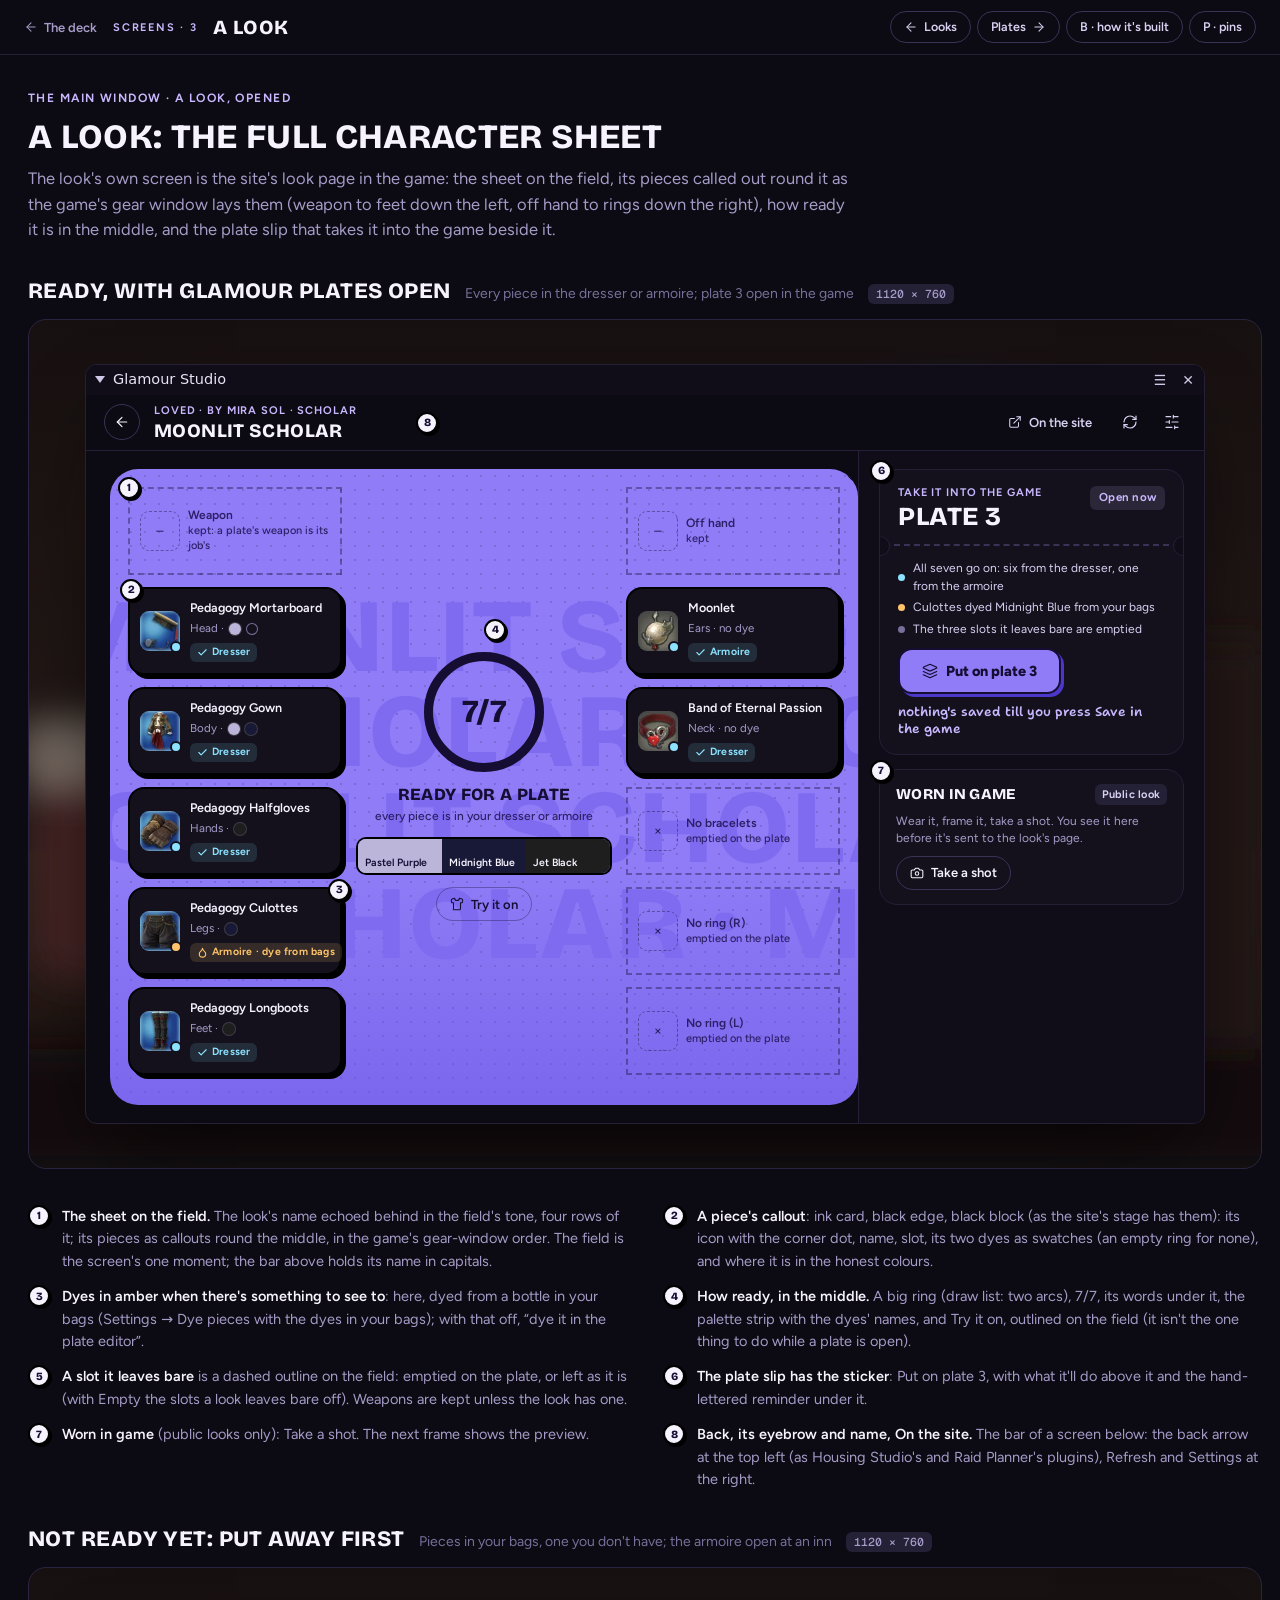
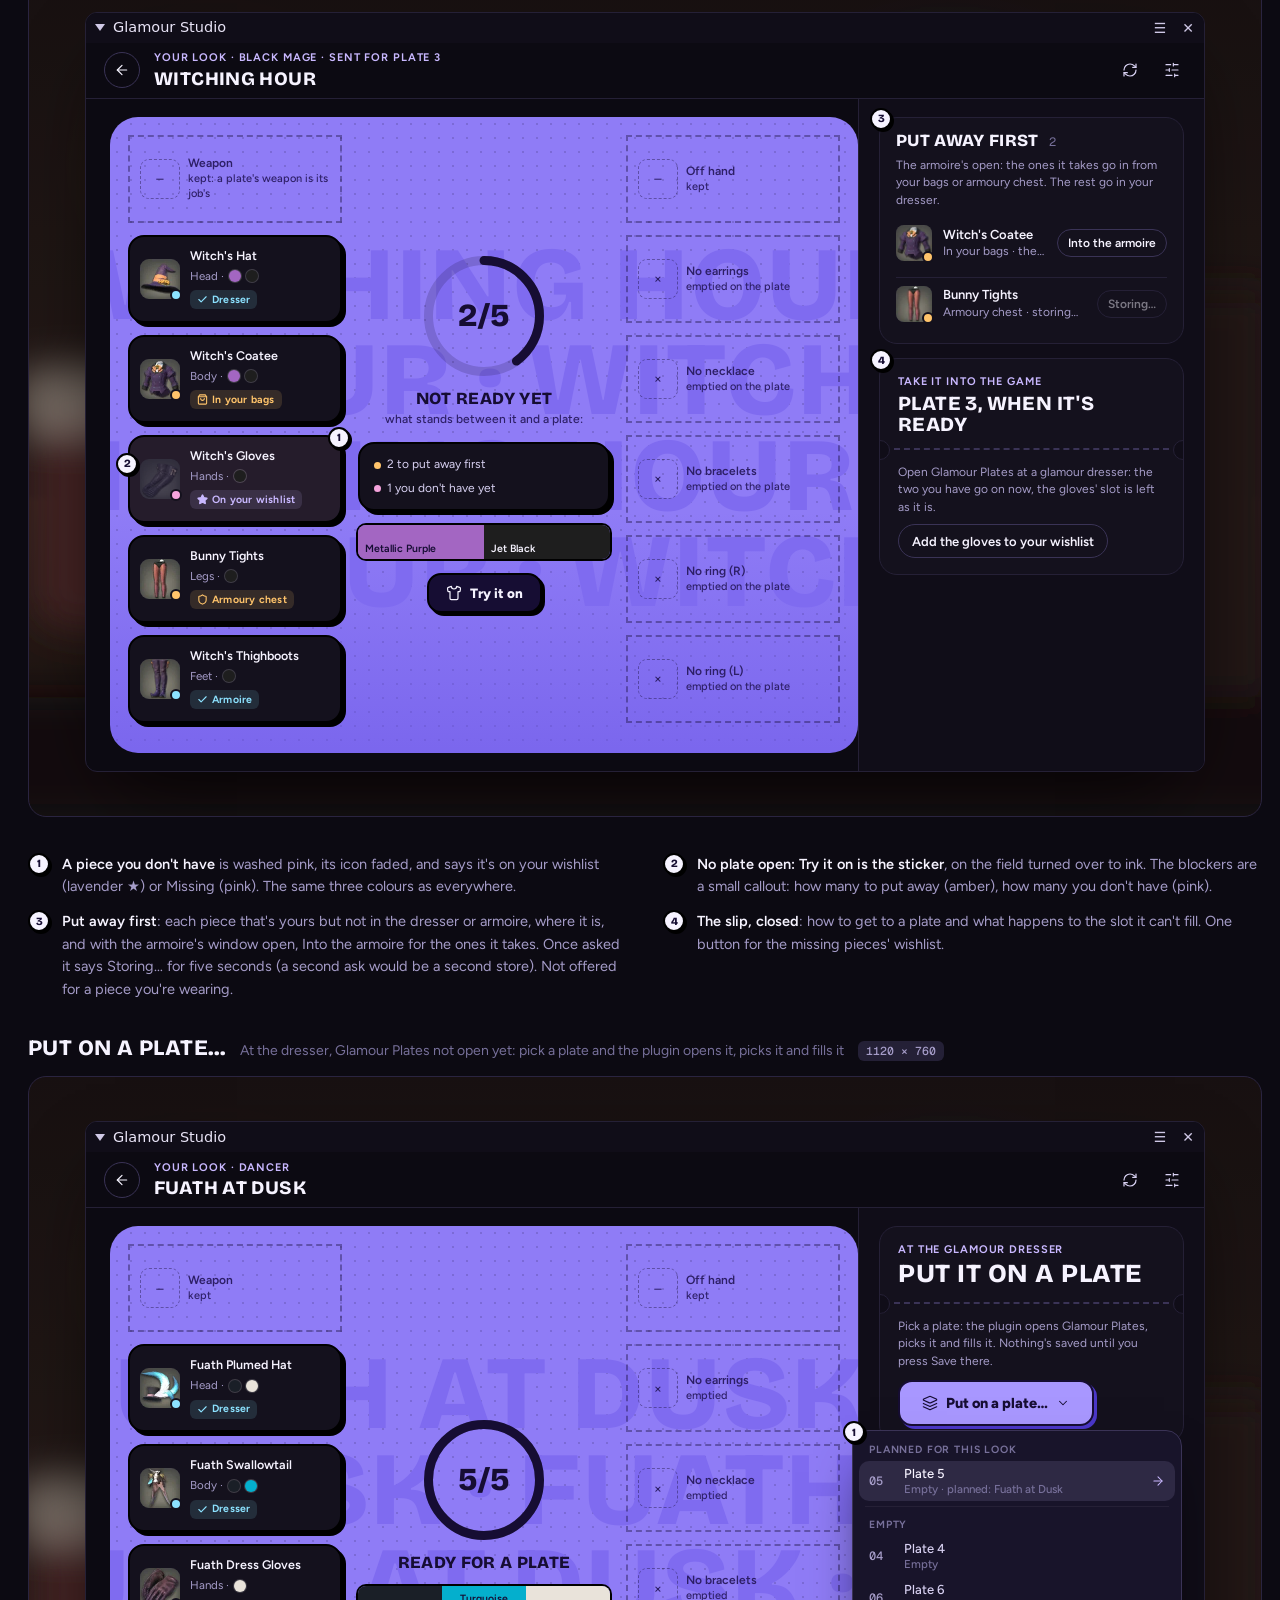
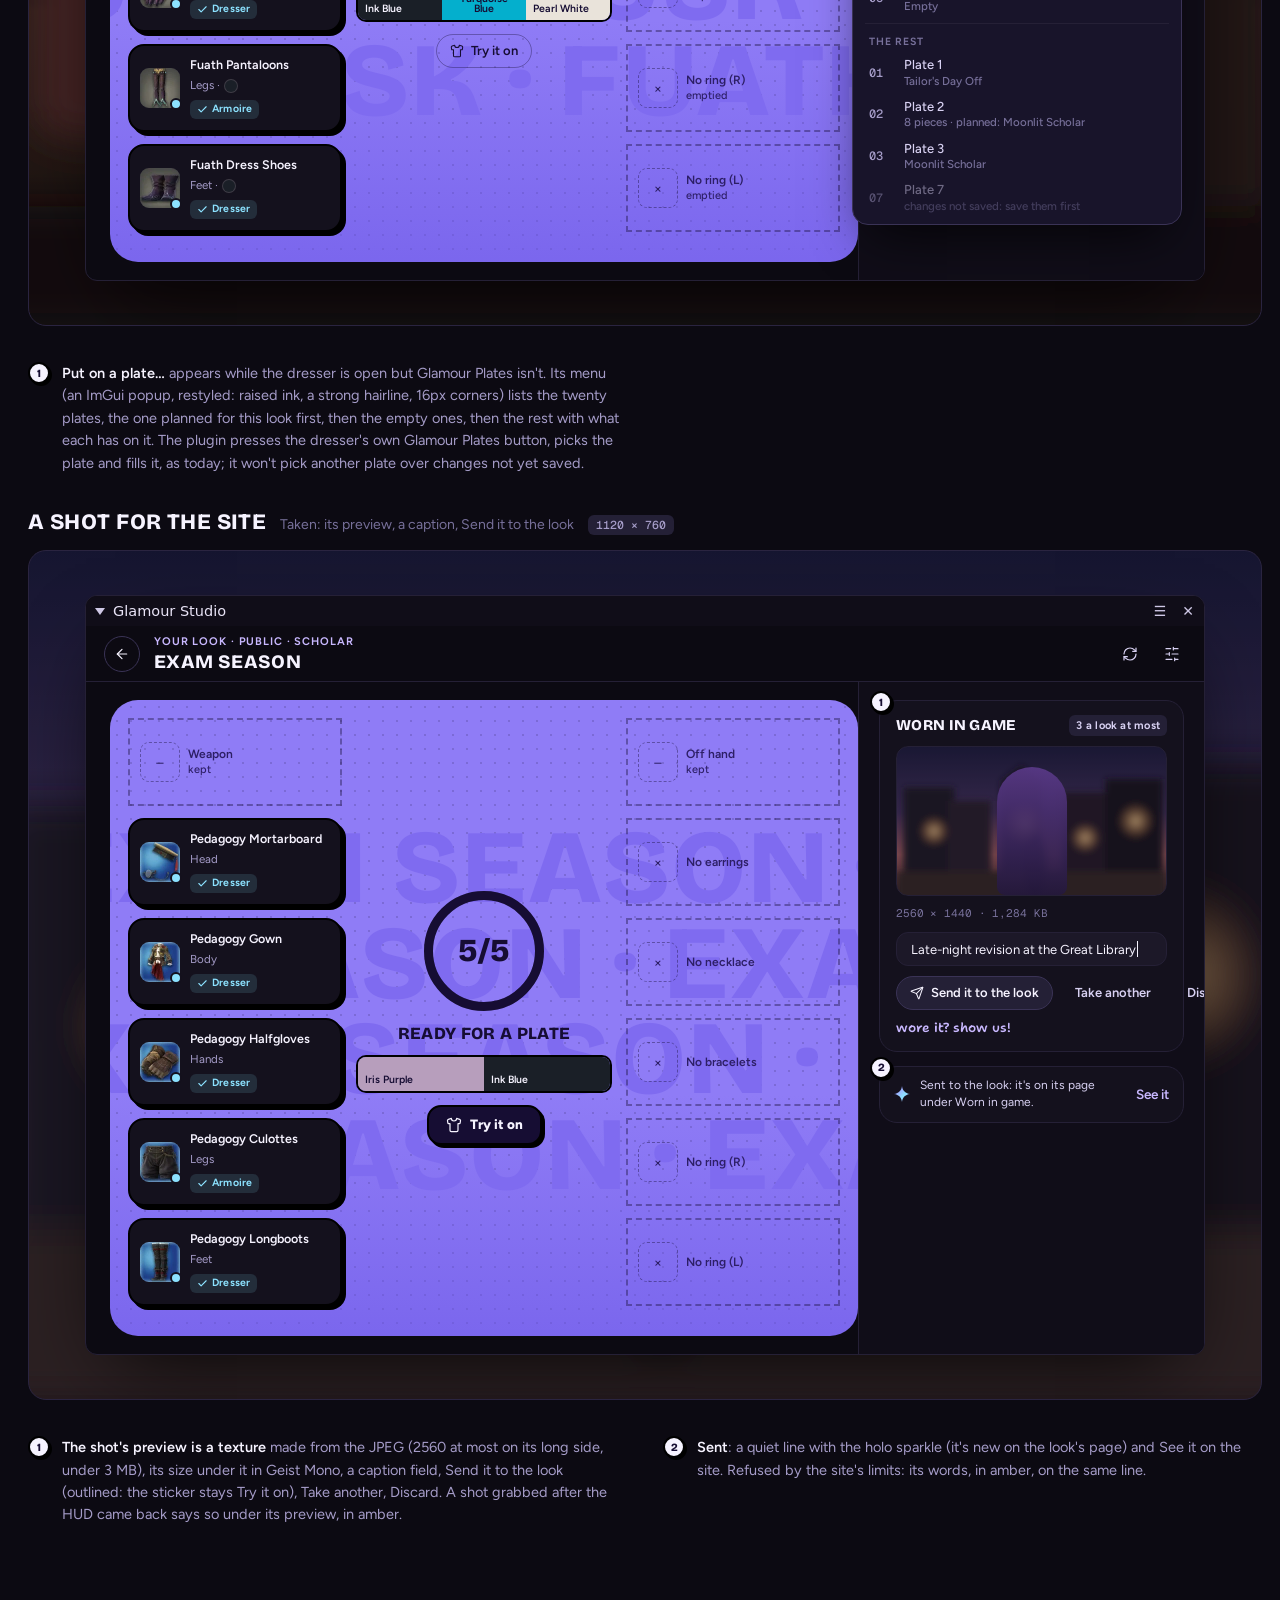
<file: docs/redesign/pages/look.html>
<!doctype html>
<html lang="en">
  <head>
    <meta charset="utf-8" />
    <title>A look · Glamour Studio plugin redesign</title>
    <link rel="stylesheet" href="../assets/kit.css" />
    <script src="../assets/kit.js"></script>
    <style>
      .lv { display: grid; grid-template-columns: 772px minmax(0, 1fr); height: 100%; }
      .lv .stagef { position: absolute; inset: 18px 0 18px 24px; padding: 18px; display: grid; grid-template-columns: 214px minmax(0, 1fr) 214px; gap: 16px; }
      .lv .right { position: relative; padding: 18px 20px; overflow: hidden; display: grid; grid-template-columns: minmax(0, 1fr); gap: 14px; align-content: start; }
      .lv .right > * { min-width: 0; }
      .gear { display: grid; gap: 12px; align-content: start; }
      .co { display: grid; grid-template-columns: 40px minmax(0, 1fr); gap: 3px 10px; align-items: center; padding: 9px 10px; min-height: 88px; }
      .co .it { grid-row: span 3; }
      .co .nm { color: var(--ink); font: 600 12.5px/1.2 var(--sans); overflow: hidden; text-overflow: ellipsis; white-space: nowrap; }
      .co .ln { display: flex; gap: 5px; align-items: center; color: var(--muted); font: 400 11.5px/1.2 var(--sans); white-space: nowrap; }
      .co .tag { justify-self: start; height: 19px; font-size: 10.5px; }
      .co.bare { border: 2px dashed rgb(22 13 51 / 0.38); background: transparent; box-shadow: none; display: flex; gap: 8px; align-items: center; min-height: 88px; color: var(--on-field-2); font: 600 12px/1.25 var(--sans); }
      .co.bare b { display: grid; place-items: center; width: 40px; height: 40px; flex: none; border-radius: 9px; border: 1px dashed rgb(22 13 51 / 0.4); color: var(--on-field-2); font: 400 13px/1 var(--mono); }
      .co.miss { box-shadow: 4px 4px 0 #000, inset 0 0 0 999px var(--pink-row); }
      .mid { display: grid; gap: 14px; align-content: center; justify-items: center; text-align: center; }
      .mid .ring.l b { font-size: 32px; }
      .blockers { display: grid; gap: 6px; justify-items: start; text-align: left; width: 100%; }
      .shot { position: relative; height: 150px; border-radius: 12px; overflow: hidden; background: #000 url('../assets/backdrop-city.svg') center / cover; border: 1px solid var(--line); }
      .shot .fig { position: absolute; left: 50%; bottom: 0; width: 70px; height: 128px; margin-left: -35px; border-radius: 35px 35px 8px 8px; background: linear-gradient(#5b3a8a, #24183d); opacity: .9; }
      .platepick { width: 330px; }
      .platepick .mi { min-height: 40px; }
      .platepick .pn { width: 26px; color: var(--muted); font: 500 12px/1 var(--mono); }
    </style>
  </head>
  <body>
    <div class="mock-head">
      <a class="back" href="../index.html#screens"><i data-i="arrow-left" class="s14"></i>The deck</a>
      <span class="where">Screens · 3</span>
      <h1>A look</h1>
      <div class="end">
        <a href="looks.html"><i data-i="arrow-left" class="s14"></i>Looks</a>
        <a href="plates.html">Plates<i data-i="arrow-right" class="s14"></i></a>
        <button data-toggle="build">B · how it's built</button>
        <button data-toggle="pins">P · pins</button>
      </div>
    </div>

    <div class="mock-wrap">
      <div class="mock-intro">
        <span class="eyebrow-d">The main window · a look, opened</span>
        <h2>A look: the full character sheet</h2>
        <p>
          The look's own screen is the site's look page in the game: the sheet on the field, its pieces called out round
          it as the game's gear window lays them (weapon to feet down the left, off hand to rings down the right), how
          ready it is in the middle, and the plate slip that takes it into the game beside it.
        </p>
      </div>

      <!-- ───────── 1 · Ready, editor open ───────── -->
      <div class="frame-cap">
        <h2>Ready, with Glamour Plates open</h2>
        <p>Every piece in the dresser or armoire; plate 3 open in the game</p>
        <span class="size">1120 × 760</span>
      </div>
      <div class="stage">
        <div class="win" style="width: 1120px; height: 760px" data-back="Back to your looks" data-eyebrow="Loved · by Mira Sol · Scholar" data-head="Moonlit Scholar" data-right='<span class="btn sm quiet"><svg class="i s14" viewBox="0 0 24 24"><path d="M15 3h6v6"/><path d="M10 14 21 3"/><path d="M18 13v6a2 2 0 0 1-2 2H5a2 2 0 0 1-2-2V8a2 2 0 0 1 2-2h6"/></svg>On the site</span>'>
          <div class="body">
            <div class="lv">
              <div class="rel">
                <div class="field stagef" data-build="field">
                  <div class="echo"><span style="margin: 120px 0 0 -60px">Moonlit Scholar ·</span><span style="margin-left: 40px">Scholar · Moonlit</span><span style="margin-left: -120px">Moonlit Scholar ·</span><span style="margin-left: 80px">Scholar · Moon</span></div>
                  <div class="gear">
                    <div class="co bare"><b>—</b><span>Weapon<br /><span class="t11 b5">kept: a plate's weapon is its job's</span></span></div>
                    <div class="co callout"><b class="it" data-it="42631" data-own></b><span class="nm">Pedagogy Mortarboard</span><span class="ln">Head · <span class="swatch" data-sw="Pastel Purple"></span><span class="swatch" data-sw=""></span></span><span class="tag ok"><i data-i="check"></i>Dresser</span><span class="pin tl">2</span></div>
                    <div class="co callout"><b class="it" data-it="42632" data-own></b><span class="nm">Pedagogy Gown</span><span class="ln">Body · <span class="swatch" data-sw="Pastel Purple"></span><span class="swatch" data-sw="Midnight Blue"></span></span><span class="tag ok"><i data-i="check"></i>Dresser</span></div>
                    <div class="co callout"><b class="it" data-it="42633" data-own></b><span class="nm">Pedagogy Halfgloves</span><span class="ln">Hands · <span class="swatch" data-sw="Jet Black"></span></span><span class="tag ok"><i data-i="check"></i>Dresser</span></div>
                    <div class="co callout"><b class="it" data-it="42634" data-own="amber"></b><span class="nm">Pedagogy Culottes</span><span class="ln">Legs · <span class="swatch" data-sw="Midnight Blue"></span></span><span class="tag amber"><i data-i="droplet"></i>Armoire · dye from bags</span><span class="pin tr">3</span></div>
                    <div class="co callout"><b class="it" data-it="42635" data-own></b><span class="nm">Pedagogy Longboots</span><span class="ln">Feet · <span class="swatch" data-sw="Jet Black"></span></span><span class="tag ok"><i data-i="check"></i>Dresser</span></div>
                  </div>
                  <div class="mid">
                    <span class="ring l" data-ring="7/7"><b>7/7</b></span>
                    <div class="col g4" style="justify-items: center">
                      <span class="d d17">Ready for a plate</span>
                      <span class="t12 b5 c-onfield2">every piece is in your dresser or armoire</span>
                    </div>
                    <div class="palette big" data-dyes="Pastel Purple,Midnight Blue,Jet Black" style="width: 100%"></div>
                    <span class="btn sm"><i data-i="shirt" class="s14"></i>Try it on</span>
                    <span class="pin abs" style="top: 150px; left: 50%">4</span>
                  </div>
                  <div class="gear">
                    <div class="co bare"><b>—</b><span>Off hand<br /><span class="t11 b5">kept</span></span></div>
                    <div class="co callout"><b class="it" data-it="4199" data-own></b><span class="nm">Moonlet</span><span class="ln">Ears · no dye</span><span class="tag ok"><i data-i="check"></i>Armoire</span></div>
                    <div class="co callout"><b class="it" data-it="4303" data-own></b><span class="nm">Band of Eternal Passion</span><span class="ln">Neck · no dye</span><span class="tag ok"><i data-i="check"></i>Dresser</span></div>
                    <div class="co bare"><b>×</b><span>No bracelets<br /><span class="t11 b5">emptied on the plate</span></span><span class="pin tr">5</span></div>
                    <div class="co bare"><b>×</b><span>No ring (R)<br /><span class="t11 b5">emptied on the plate</span></span></div>
                    <div class="co bare"><b>×</b><span>No ring (L)<br /><span class="t11 b5">emptied on the plate</span></span></div>
                  </div>
                  <span class="pin abs" style="left: 8px; top: 8px">1</span>
                </div>
              </div>
              <div class="right side">
                <div class="slip on-side">
                  <div class="top row">
                    <div class="grow col g4"><span class="eyebrow">Take it into the game</span><span class="d d26">Plate 3</span></div>
                    <span class="tag ink l">Open now</span>
                  </div>
                  <div class="perf"></div>
                  <div class="bot col g10">
                    <div class="col g4 t12">
                      <span class="row g8"><span class="dot"></span><span>All seven go on: six from the dresser, one from the armoire</span></span>
                      <span class="row g8"><span class="dot amber"></span><span>Culottes dyed Midnight Blue from your bags</span></span>
                      <span class="row g8"><span class="dot no"></span><span>The three slots it leaves bare are emptied</span></span>
                    </div>
                    <span class="sticker lg" style="justify-self: start"><i data-i="layers"></i>Put on plate 3</span>
                    <span class="hand s13">nothing's saved till you press Save in the game</span>
                  </div>
                  <span class="pin tl">6</span>
                </div>
                <div class="card pad-s col g8">
                  <div class="row"><span class="d d15">Worn in game</span><span class="end tag">Public look</span></div>
                  <span class="t12 muted">Wear it, frame it, take a shot. You see it here before it's sent to the look's page.</span>
                  <span class="btn sm" style="justify-self: start"><i data-i="camera" class="s14"></i>Take a shot</span>
                  <span class="pin tl">7</span>
                </div>
              </div>
            </div>
          </div>
          <span class="pin abs" style="left: 330px; top: 47px">8</span>
        </div>
      </div>
      <ol class="notes">
        <li><span class="pin">1</span><span><b>The sheet on the field.</b> The look's name echoed behind in the field's tone, four rows of it; its pieces as callouts round the middle, in the game's gear-window order. The field is the screen's one moment; the bar above holds its name in capitals.</span></li>
        <li><span class="pin">2</span><span><b>A piece's callout</b>: ink card, black edge, black block (as the site's stage has them): its icon with the corner dot, name, slot, its two dyes as swatches (an empty ring for none), and where it is in the honest colours.</span></li>
        <li><span class="pin">3</span><span><b>Dyes in amber when there's something to see to</b>: here, dyed from a bottle in your bags (Settings → Dye pieces with the dyes in your bags); with that off, “dye it in the plate editor”.</span></li>
        <li><span class="pin">4</span><span><b>How ready, in the middle.</b> A big ring (draw list: two arcs), 7/7, its words under it, the palette strip with the dyes' names, and Try it on, outlined on the field (it isn't the one thing to do while a plate is open).</span></li>
        <li><span class="pin">5</span><span><b>A slot it leaves bare</b> is a dashed outline on the field: emptied on the plate, or left as it is (with Empty the slots a look leaves bare off). Weapons are kept unless the look has one.</span></li>
        <li><span class="pin">6</span><span><b>The plate slip has the sticker</b>: Put on plate 3, with what it'll do above it and the hand-lettered reminder under it.</span></li>
        <li><span class="pin">7</span><span><b>Worn in game</b> (public looks only): Take a shot. The next frame shows the preview.</span></li>
        <li><span class="pin">8</span><span><b>Back, its eyebrow and name, On the site.</b> The bar of a screen below: the back arrow at the top left (as Housing Studio's and Raid Planner's plugins), Refresh and Settings at the right.</span></li>
      </ol>

      <!-- ───────── 2 · Not ready: put away first ───────── -->
      <div class="frame-cap">
        <h2>Not ready yet: put away first</h2>
        <p>Pieces in your bags, one you don't have; the armoire open at an inn</p>
        <span class="size">1120 × 760</span>
      </div>
      <div class="stage">
        <div class="win" style="width: 1120px; height: 760px" data-back="Back to your looks" data-eyebrow="Your look · Black Mage · sent for plate 3" data-head="Witching Hour" data-who="live|">
          <div class="body">
            <div class="lv">
              <div class="rel">
                <div class="field stagef">
                  <div class="echo"><span style="margin: 120px 0 0 -60px">Witching Hour ·</span><span style="margin-left: 40px">Hour · Witching</span><span style="margin-left: -120px">Witching Hour ·</span><span style="margin-left: 80px">Hour · Witch</span></div>
                  <div class="gear">
                    <div class="co bare"><b>—</b><span>Weapon<br /><span class="t11 b5">kept: a plate's weapon is its job's</span></span></div>
                    <div class="co callout"><b class="it" data-it="13099" data-own></b><span class="nm">Witch's Hat</span><span class="ln">Head · <span class="swatch" data-sw="Metallic Purple"></span><span class="swatch" data-sw="Jet Black"></span></span><span class="tag ok"><i data-i="check"></i>Dresser</span></div>
                    <div class="co callout"><b class="it" data-it="13100" data-own="amber"></b><span class="nm">Witch's Coatee</span><span class="ln">Body · <span class="swatch" data-sw="Metallic Purple"></span><span class="swatch" data-sw="Jet Black"></span></span><span class="tag amber"><i data-i="bag"></i>In your bags</span></div>
                    <div class="co callout miss"><b class="it ghost" data-it="13101" data-own="pink"></b><span class="nm">Witch's Gloves</span><span class="ln">Hands · <span class="swatch" data-sw="Jet Black"></span></span><span class="tag star"><i data-i="star" class="fill"></i>On your wishlist</span><span class="pin tr">1</span></div>
                    <div class="co callout"><b class="it" data-it="10012" data-own="amber"></b><span class="nm">Bunny Tights</span><span class="ln">Legs · <span class="swatch" data-sw="Jet Black"></span></span><span class="tag amber"><i data-i="shield"></i>Armoury chest</span></div>
                    <div class="co callout"><b class="it" data-it="13102" data-own></b><span class="nm">Witch's Thighboots</span><span class="ln">Feet · <span class="swatch" data-sw="Jet Black"></span></span><span class="tag ok"><i data-i="check"></i>Armoire</span></div>
                  </div>
                  <div class="mid">
                    <span class="ring l" data-ring="2/5"><b>2/5</b></span>
                    <div class="col g4" style="justify-items: center">
                      <span class="d d17">Not ready yet</span>
                      <span class="t12 b5 c-onfield2">what stands between it and a plate:</span>
                    </div>
                    <div class="callout blockers t12">
                      <span class="row g6"><span class="dot amber"></span>2 to put away first</span>
                      <span class="row g6"><span class="dot pink"></span>1 you don't have yet</span>
                    </div>
                    <div class="palette big" data-dyes="Metallic Purple,Jet Black" style="width: 100%"></div>
                    <span class="sticker"><i data-i="shirt"></i>Try it on</span>
                    <span class="pin abs" style="top: 336px; left: 6px">2</span>
                  </div>
                  <div class="gear">
                    <div class="co bare"><b>—</b><span>Off hand<br /><span class="t11 b5">kept</span></span></div>
                    <div class="co bare"><b>×</b><span>No earrings<br /><span class="t11 b5">emptied on the plate</span></span></div>
                    <div class="co bare"><b>×</b><span>No necklace<br /><span class="t11 b5">emptied on the plate</span></span></div>
                    <div class="co bare"><b>×</b><span>No bracelets<br /><span class="t11 b5">emptied on the plate</span></span></div>
                    <div class="co bare"><b>×</b><span>No ring (R)<br /><span class="t11 b5">emptied on the plate</span></span></div>
                    <div class="co bare"><b>×</b><span>No ring (L)<br /><span class="t11 b5">emptied on the plate</span></span></div>
                  </div>
                </div>
              </div>
              <div class="right side">
                <div class="card pad-s col g8">
                  <div class="panel-h" style="margin: 0"><span class="d">Put away first</span><span class="cnt">2</span></div>
                  <span class="t12 muted">The armoire's open: the ones it takes go in from your bags or armoury chest. The rest go in your dresser.</span>
                  <div class="prow"><b class="it s36" data-it="13100" data-own="amber"></b><div class="grow"><div class="nm">Witch's Coatee</div><div class="ln">In your bags · the armoire takes it</div></div><span class="btn xs">Into the armoire</span></div>
                  <div class="prow"><b class="it s36" data-it="10012" data-own="amber"></b><div class="grow"><div class="nm">Bunny Tights</div><div class="ln">Armoury chest · storing…</div></div><span class="btn xs off">Storing…</span></div>
                  <span class="pin tl">3</span>
                </div>
                <div class="slip on-side">
                  <div class="top col g4"><span class="eyebrow">Take it into the game</span><span class="d d20">Plate 3, when it's ready</span></div>
                  <div class="perf"></div>
                  <div class="bot col g8 t12 muted">
                    <span>Open Glamour Plates at a glamour dresser: the two you have go on now, the gloves' slot is left as it is.</span>
                    <span class="btn sm" style="justify-self: start; color: var(--ink)">Add the gloves to your wishlist</span>
                  </div>
                  <span class="pin tl">4</span>
                </div>
              </div>
            </div>
          </div>
        </div>
      </div>
      <ol class="notes">
        <li><span class="pin">1</span><span><b>A piece you don't have</b> is washed pink, its icon faded, and says it's on your wishlist (lavender ★) or Missing (pink). The same three colours as everywhere.</span></li>
        <li><span class="pin">2</span><span><b>No plate open: Try it on is the sticker</b>, on the field turned over to ink. The blockers are a small callout: how many to put away (amber), how many you don't have (pink).</span></li>
        <li><span class="pin">3</span><span><b>Put away first</b>: each piece that's yours but not in the dresser or armoire, where it is, and with the armoire's window open, Into the armoire for the ones it takes. Once asked it says Storing… for five seconds (a second ask would be a second store). Not offered for a piece you're wearing.</span></li>
        <li><span class="pin">4</span><span><b>The slip, closed</b>: how to get to a plate and what happens to the slot it can't fill. One button for the missing pieces' wishlist.</span></li>
      </ol>

      <!-- ───────── 3 · Put on a plate… ───────── -->
      <div class="frame-cap">
        <h2>Put on a plate…</h2>
        <p>At the dresser, Glamour Plates not open yet: pick a plate and the plugin opens it, picks it and fills it</p>
        <span class="size">1120 × 760</span>
      </div>
      <div class="stage">
        <div class="win" style="width: 1120px; height: 760px" data-back="Back to your looks" data-eyebrow="Your look · Dancer" data-head="Fuath at Dusk">
          <div class="body">
            <div class="lv">
              <div class="rel">
                <div class="field stagef">
                  <div class="echo"><span style="margin: 120px 0 0 -60px">Fuath at Dusk ·</span><span style="margin-left: 40px">Dusk · Fuath at</span><span style="margin-left: -120px">Fuath at Dusk ·</span><span style="margin-left: 80px">Dusk · Fuath</span></div>
                  <div class="gear">
                    <div class="co bare"><b>—</b><span>Weapon<br /><span class="t11 b5">kept</span></span></div>
                    <div class="co callout"><b class="it" data-it="47207" data-own></b><span class="nm">Fuath Plumed Hat</span><span class="ln">Head · <span class="swatch" data-sw="Ink Blue"></span><span class="swatch" data-sw="Pearl White"></span></span><span class="tag ok"><i data-i="check"></i>Dresser</span></div>
                    <div class="co callout"><b class="it" data-it="47208" data-own></b><span class="nm">Fuath Swallowtail</span><span class="ln">Body · <span class="swatch" data-sw="Ink Blue"></span><span class="swatch" data-sw="Turquoise Blue"></span></span><span class="tag ok"><i data-i="check"></i>Dresser</span></div>
                    <div class="co callout"><b class="it" data-it="47209" data-own></b><span class="nm">Fuath Dress Gloves</span><span class="ln">Hands · <span class="swatch" data-sw="Pearl White"></span></span><span class="tag ok"><i data-i="check"></i>Dresser</span></div>
                    <div class="co callout"><b class="it" data-it="47210" data-own></b><span class="nm">Fuath Pantaloons</span><span class="ln">Legs · <span class="swatch" data-sw="Ink Blue"></span></span><span class="tag ok"><i data-i="check"></i>Armoire</span></div>
                    <div class="co callout"><b class="it" data-it="47211" data-own></b><span class="nm">Fuath Dress Shoes</span><span class="ln">Feet · <span class="swatch" data-sw="Ink Blue"></span></span><span class="tag ok"><i data-i="check"></i>Dresser</span></div>
                  </div>
                  <div class="mid">
                    <span class="ring l" data-ring="5/5"><b>5/5</b></span>
                    <span class="d d17">Ready for a plate</span>
                    <div class="palette big" data-dyes="Ink Blue,Turquoise Blue,Pearl White" style="width: 100%"></div>
                    <span class="btn sm"><i data-i="shirt" class="s14"></i>Try it on</span>
                  </div>
                  <div class="gear">
                    <div class="co bare"><b>—</b><span>Off hand<br /><span class="t11 b5">kept</span></span></div>
                    <div class="co bare"><b>×</b><span>No earrings<br /><span class="t11 b5">emptied</span></span></div>
                    <div class="co bare"><b>×</b><span>No necklace<br /><span class="t11 b5">emptied</span></span></div>
                    <div class="co bare"><b>×</b><span>No bracelets<br /><span class="t11 b5">emptied</span></span></div>
                    <div class="co bare"><b>×</b><span>No ring (R)<br /><span class="t11 b5">emptied</span></span></div>
                    <div class="co bare"><b>×</b><span>No ring (L)<br /><span class="t11 b5">emptied</span></span></div>
                  </div>
                </div>
              </div>
              <div class="right side">
                <div class="slip on-side">
                  <div class="top row">
                    <div class="grow col g4"><span class="eyebrow">At the glamour dresser</span><span class="d d26">Put it on a plate</span></div>
                  </div>
                  <div class="perf"></div>
                  <div class="bot col g10">
                    <span class="t12 muted">Pick a plate: the plugin opens Glamour Plates, picks it and fills it. Nothing's saved until you press Save there.</span>
                    <span class="sticker lg hover" style="justify-self: start"><i data-i="layers"></i>Put on a plate…<i data-i="chev-d" class="s14"></i></span>
                  </div>
                </div>
              </div>
            </div>
            <div class="menu platepick" style="right: 22px; top: 222px" data-build="popup">
              <div class="mh">Planned for this look</div>
              <div class="mi on"><span class="pn">05</span><span class="grow">Plate 5<div class="sub">Empty · planned: Fuath at Dusk</div></span><i data-i="arrow-right" class="s14 c-accent"></i></div>
              <div class="sep"></div>
              <div class="mh">Empty</div>
              <div class="mi"><span class="pn">04</span><span class="grow">Plate 4<div class="sub">Empty</div></span></div>
              <div class="mi"><span class="pn">06</span><span class="grow">Plate 6<div class="sub">Empty</div></span></div>
              <div class="sep"></div>
              <div class="mh">The rest</div>
              <div class="mi"><span class="pn">01</span><span class="grow">Plate 1<div class="sub">Tailor's Day Off</div></span></div>
              <div class="mi"><span class="pn">02</span><span class="grow">Plate 2<div class="sub">8 pieces · planned: Moonlit Scholar</div></span></div>
              <div class="mi"><span class="pn">03</span><span class="grow">Plate 3<div class="sub">Moonlit Scholar</div></span></div>
              <div class="mi dis"><span class="pn">07</span><span class="grow">Plate 7<div class="sub">changes not saved: save them first</div></span></div>
              <span class="pin tl">1</span>
            </div>
          </div>
        </div>
      </div>
      <ol class="notes">
        <li><span class="pin">1</span><span><b>Put on a plate…</b> appears while the dresser is open but Glamour Plates isn't. Its menu (an ImGui popup, restyled: raised ink, a strong hairline, 16px corners) lists the twenty plates, the one planned for this look first, then the empty ones, then the rest with what each has on it. The plugin presses the dresser's own Glamour Plates button, picks the plate and fills it, as today; it won't pick another plate over changes not yet saved.</span></li>
      </ol>

      <!-- ───────── 4 · A shot ───────── -->
      <div class="frame-cap">
        <h2>A shot for the site</h2>
        <p>Taken: its preview, a caption, Send it to the look</p>
        <span class="size">1120 × 760</span>
      </div>
      <div class="stage city">
        <div class="win" style="width: 1120px; height: 760px" data-back="Back to your looks" data-eyebrow="Your look · public · Scholar" data-head="Exam Season">
          <div class="body">
            <div class="lv">
              <div class="rel">
                <div class="field stagef">
                  <div class="echo"><span style="margin: 120px 0 0 -60px">Exam Season ·</span><span style="margin-left: 40px">Season · Exam</span><span style="margin-left: -120px">Exam Season ·</span><span style="margin-left: 80px">Season · Exam</span></div>
                  <div class="gear">
                    <div class="co bare"><b>—</b><span>Weapon<br /><span class="t11 b5">kept</span></span></div>
                    <div class="co callout"><b class="it" data-it="42631" data-own></b><span class="nm">Pedagogy Mortarboard</span><span class="ln">Head</span><span class="tag ok"><i data-i="check"></i>Dresser</span></div>
                    <div class="co callout"><b class="it" data-it="42632" data-own></b><span class="nm">Pedagogy Gown</span><span class="ln">Body</span><span class="tag ok"><i data-i="check"></i>Dresser</span></div>
                    <div class="co callout"><b class="it" data-it="42633" data-own></b><span class="nm">Pedagogy Halfgloves</span><span class="ln">Hands</span><span class="tag ok"><i data-i="check"></i>Dresser</span></div>
                    <div class="co callout"><b class="it" data-it="42634" data-own></b><span class="nm">Pedagogy Culottes</span><span class="ln">Legs</span><span class="tag ok"><i data-i="check"></i>Armoire</span></div>
                    <div class="co callout"><b class="it" data-it="42635" data-own></b><span class="nm">Pedagogy Longboots</span><span class="ln">Feet</span><span class="tag ok"><i data-i="check"></i>Dresser</span></div>
                  </div>
                  <div class="mid">
                    <span class="ring l" data-ring="5/5"><b>5/5</b></span>
                    <span class="d d17">Ready for a plate</span>
                    <div class="palette big" data-dyes="Iris Purple,Ink Blue" style="width: 100%"></div>
                    <span class="sticker"><i data-i="shirt"></i>Try it on</span>
                  </div>
                  <div class="gear">
                    <div class="co bare"><b>—</b><span>Off hand<br /><span class="t11 b5">kept</span></span></div>
                    <div class="co bare"><b>×</b><span>No earrings</span></div>
                    <div class="co bare"><b>×</b><span>No necklace</span></div>
                    <div class="co bare"><b>×</b><span>No bracelets</span></div>
                    <div class="co bare"><b>×</b><span>No ring (R)</span></div>
                    <div class="co bare"><b>×</b><span>No ring (L)</span></div>
                  </div>
                </div>
              </div>
              <div class="right side">
                <div class="card pad-s col g10">
                  <div class="row"><span class="d d15">Worn in game</span><span class="end tag">3 a look at most</span></div>
                  <div class="shot" data-build="texture: the shot (JPEG)"><span class="fig"></span></div>
                  <span class="t11 faint num">2560 × 1440 · 1,284 KB</span>
                  <span class="input sm"><span>Late-night revision at the Great Library<span class="caret" style="display: inline-block; margin-left: 1px; vertical-align: -3px"></span></span></span>
                  <div class="row g8">
                    <span class="btn sm" style="background: var(--soft)"><i data-i="send" class="s14"></i>Send it to the look</span>
                    <span class="btn sm quiet">Take another</span>
                    <span class="btn sm quiet end">Discard</span>
                  </div>
                  <span class="hand s13">wore it? show us!</span>
                  <span class="pin tl">1</span>
                </div>
                <div class="card pad-s row g10" style="padding: 10px 14px">
                  <span class="spark s16"></span><span class="t12 grow">Sent to the look: it's on its page under Worn in game.</span><span class="btn link t12">See it</span>
                  <span class="pin tl">2</span>
                </div>
              </div>
            </div>
          </div>
        </div>
      </div>
      <ol class="notes">
        <li><span class="pin">1</span><span><b>The shot's preview is a texture</b> made from the JPEG (2560 at most on its long side, under 3 MB), its size under it in Geist Mono, a caption field, Send it to the look (outlined: the sticker stays Try it on), Take another, Discard. A shot grabbed after the HUD came back says so under its preview, in amber.</span></li>
        <li><span class="pin">2</span><span><b>Sent</b>: a quiet line with the holo sparkle (it's new on the look's page) and See it on the site. Refused by the site's limits: its words, in amber, on the same line.</span></li>
      </ol>
    </div>
  </body>
</html>
</file>
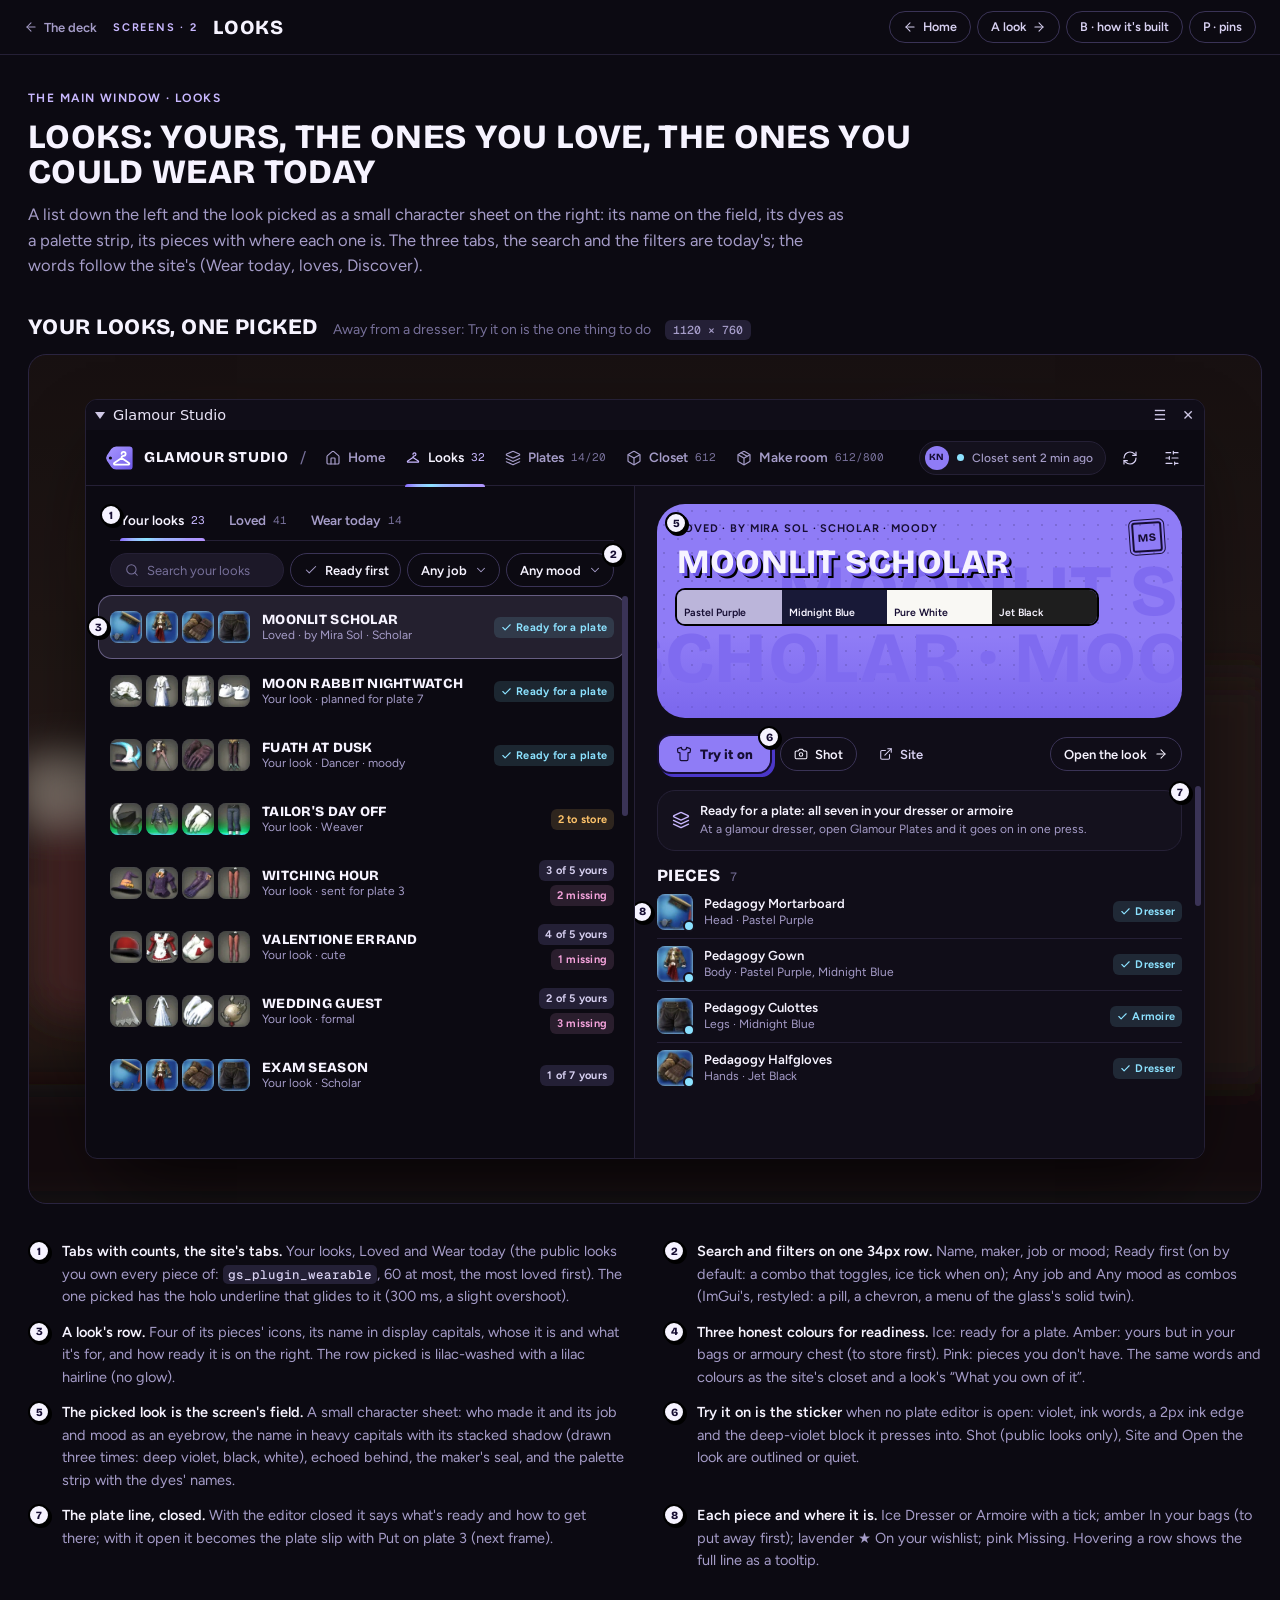
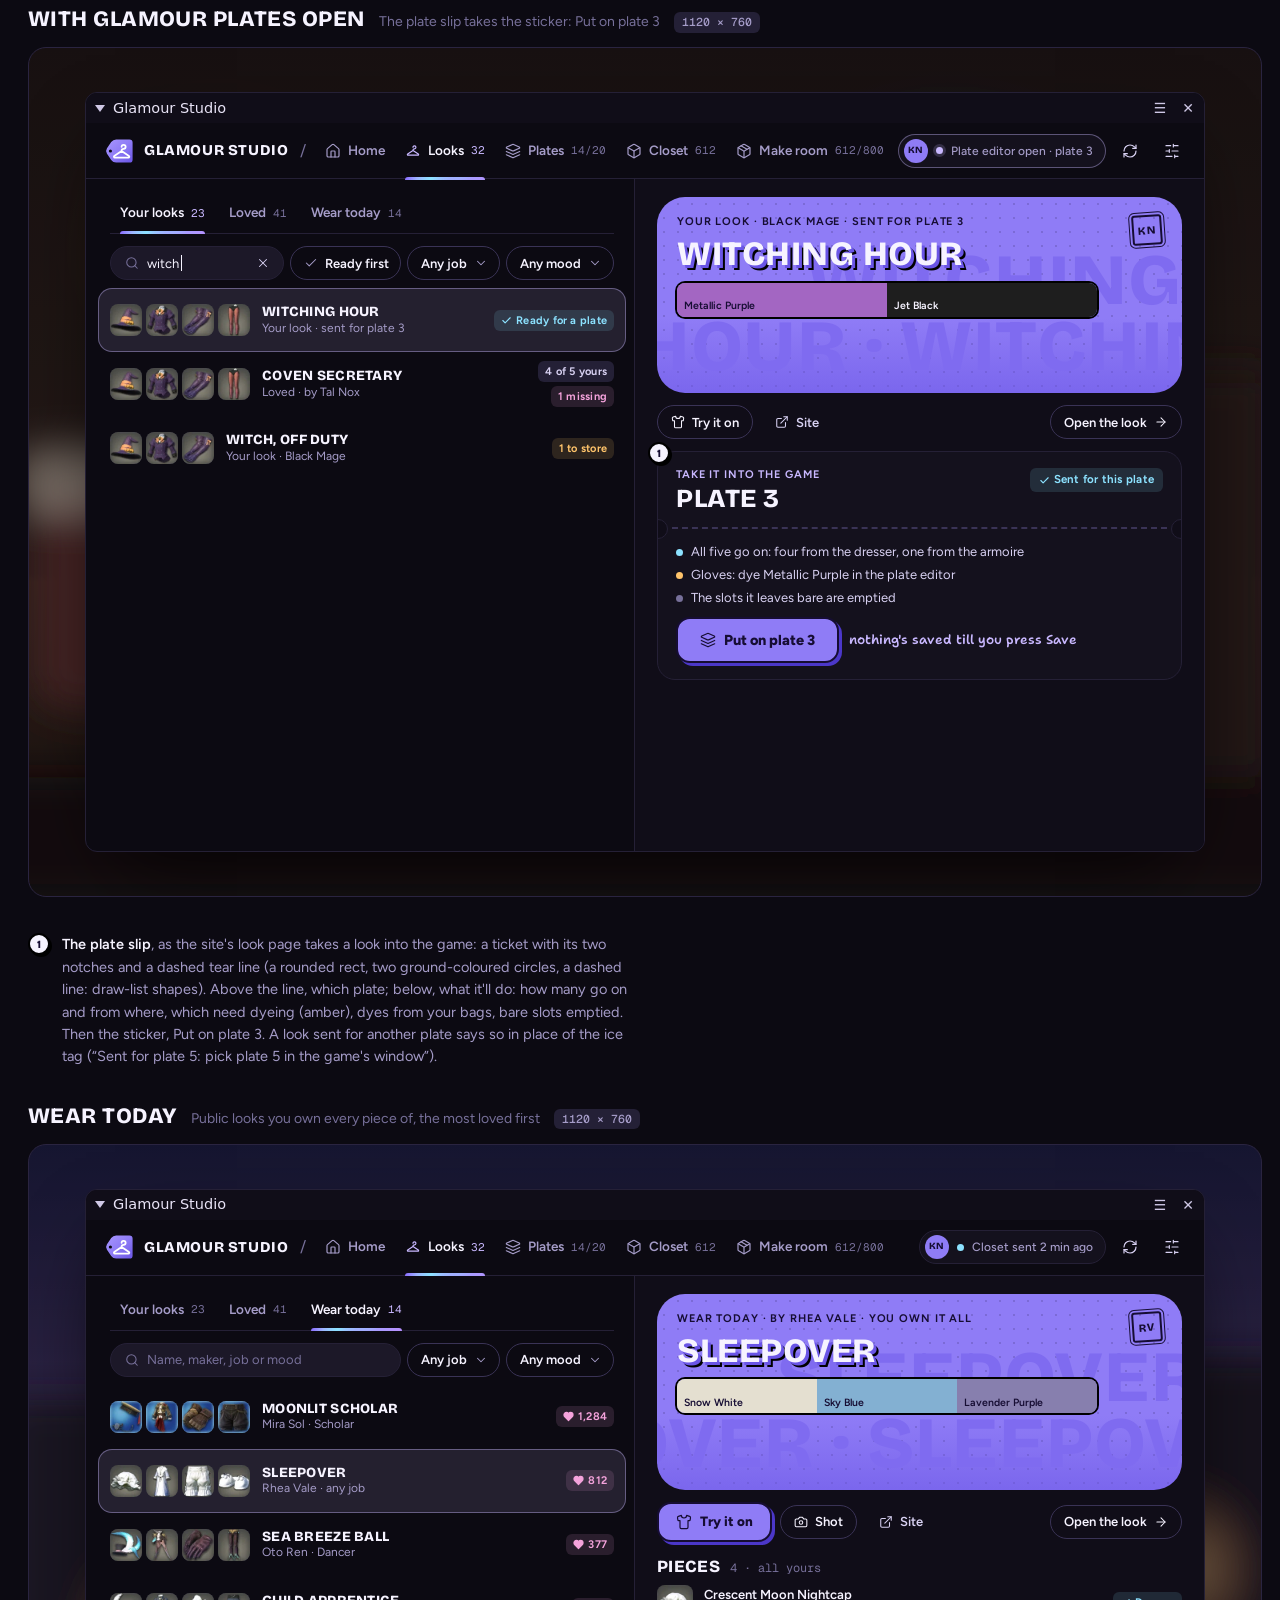
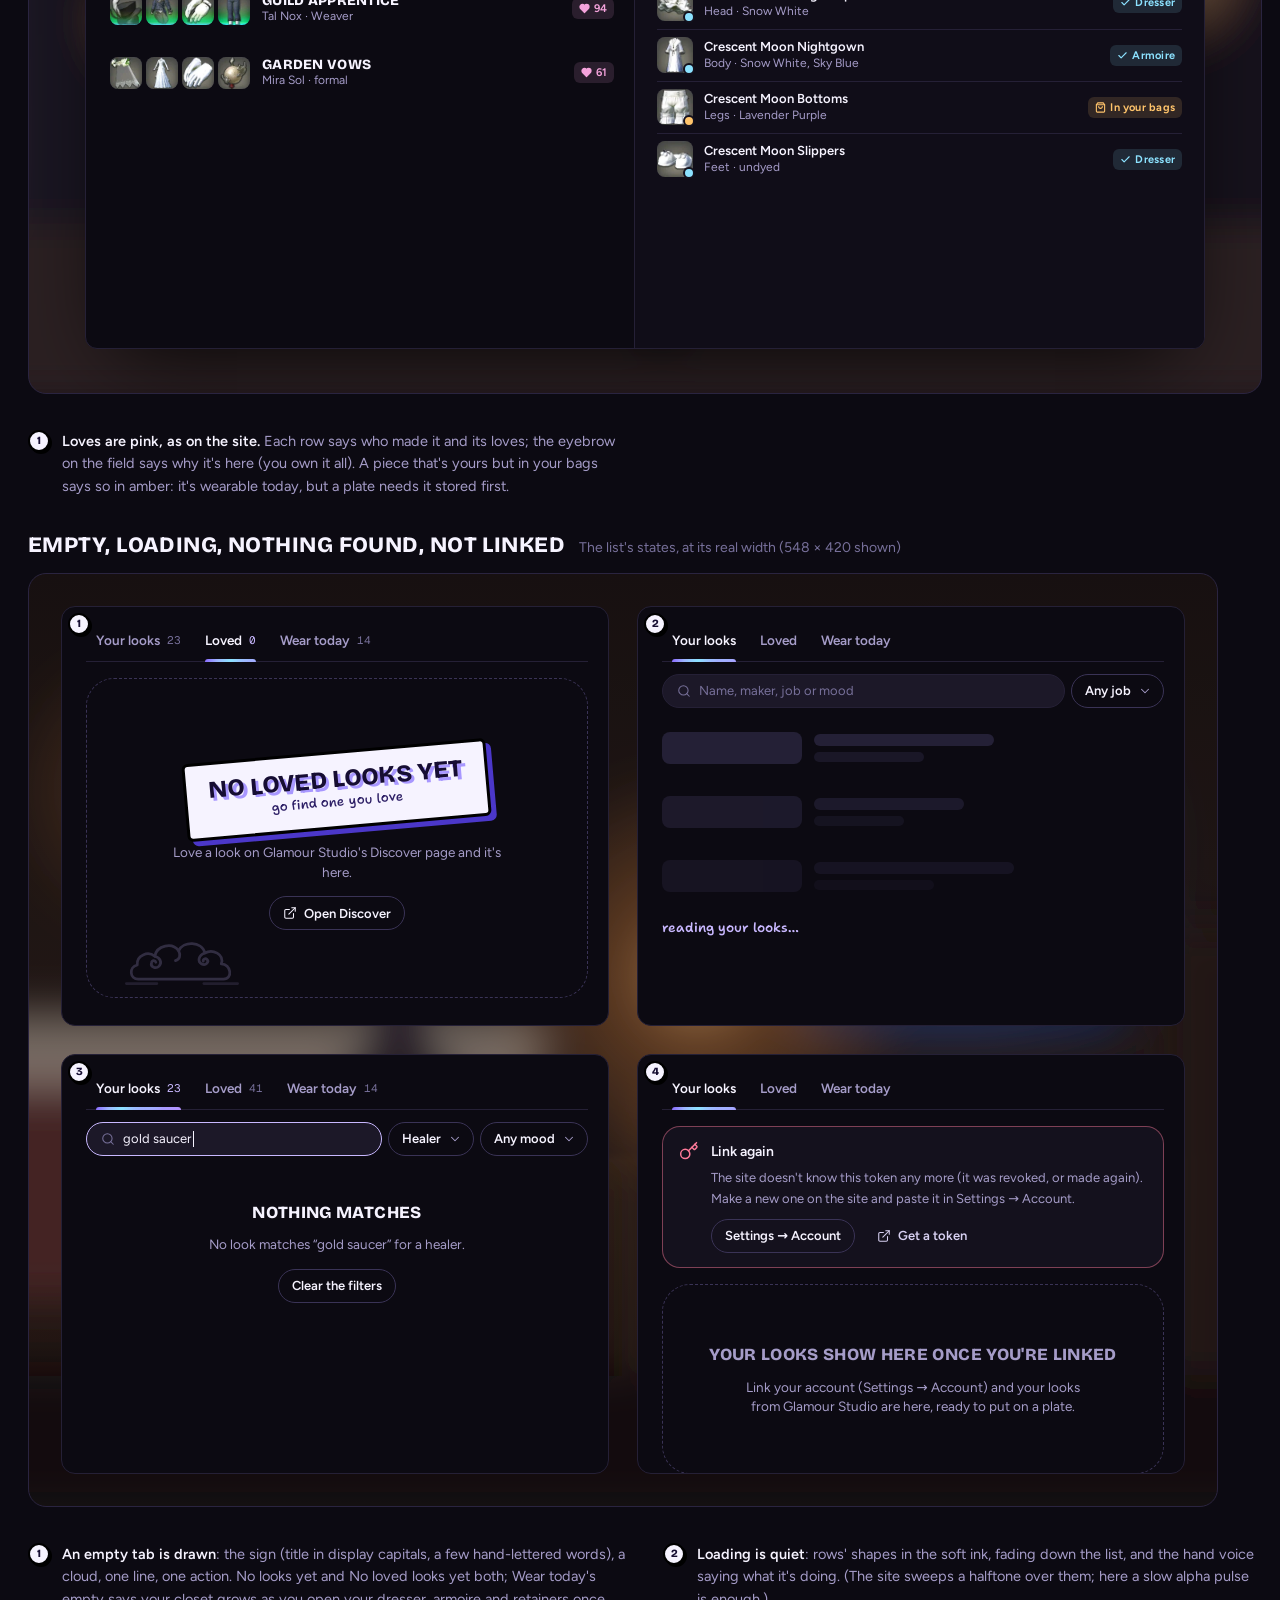
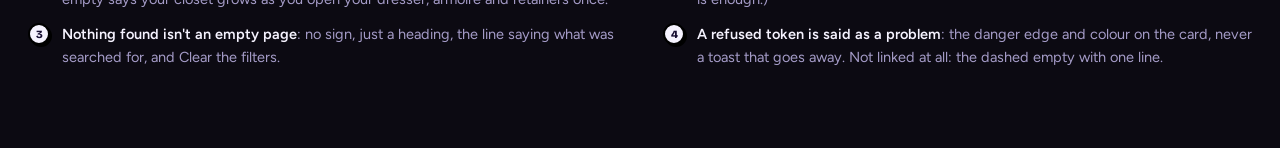
<file: docs/redesign/pages/looks.html>
<!doctype html>
<html lang="en">
  <head>
    <meta charset="utf-8" />
    <title>Looks · Glamour Studio plugin redesign</title>
    <link rel="stylesheet" href="../assets/kit.css" />
    <script src="../assets/kit.js"></script>
    <style>
      .lk { display: grid; grid-template-columns: 548px minmax(0, 1fr); height: 100%; }
      .lk .list { position: relative; padding: 14px 20px 0 24px; overflow: hidden; }
      .lk .pick { position: relative; padding: 18px 22px; overflow: hidden; }
      .filters { display: flex; gap: 6px; align-items: center; margin: 12px 0 8px; }
      .filters .input { flex: 1; min-width: 0; }
      .lrow .right { display: grid; justify-items: end; gap: 4px; }
      .lk .lrow { margin: 0 -12px; }
      .sheetf { height: 214px; padding: 18px 20px; display: grid; gap: 8px; align-content: start; }
      .sheetf h3 { color: #f6f3ff; font: 800 34px/0.98 var(--display); letter-spacing: 0.015em; text-transform: uppercase; text-shadow: 3px 3px 0 var(--field-deep), 5px 5px 0 #000; max-width: 400px; }
      .sheetf .seal { position: absolute; top: 18px; right: 20px; }
      .pieces9 { display: flex; gap: 5px; }
      .skel { height: 64px; display: flex; gap: 12px; align-items: center; }
      .skel i { display: block; border-radius: 8px; background: var(--soft); }
      .board { position: relative; width: 548px; height: 420px; overflow: hidden; border: 1px solid var(--line); border-radius: 14px; background: var(--ground); padding: 14px 20px 0 24px; }
    </style>
  </head>
  <body>
    <div class="mock-head">
      <a class="back" href="../index.html#screens"><i data-i="arrow-left" class="s14"></i>The deck</a>
      <span class="where">Screens · 2</span>
      <h1>Looks</h1>
      <div class="end">
        <a href="home.html"><i data-i="arrow-left" class="s14"></i>Home</a>
        <a href="look.html">A look<i data-i="arrow-right" class="s14"></i></a>
        <button data-toggle="build">B · how it's built</button>
        <button data-toggle="pins">P · pins</button>
      </div>
    </div>

    <div class="mock-wrap">
      <div class="mock-intro">
        <span class="eyebrow-d">The main window · Looks</span>
        <h2>Looks: yours, the ones you love, the ones you could wear today</h2>
        <p>
          A list down the left and the look picked as a small character sheet on the right: its name on the field, its
          dyes as a palette strip, its pieces with where each one is. The three tabs, the search and the filters are
          today's; the words follow the site's (Wear today, loves, Discover).
        </p>
      </div>

      <!-- ───────── 1 · Your looks ───────── -->
      <div class="frame-cap">
        <h2>Your looks, one picked</h2>
        <p>Away from a dresser: Try it on is the one thing to do</p>
        <span class="size">1120 × 760</span>
      </div>
      <div class="stage">
        <div class="win" style="width: 1120px; height: 760px" data-place="looks">
          <div class="body">
            <div class="lk">
              <div class="list">
                <div class="tabs rel"><span class="on">Your looks <span class="n">23</span></span><span>Loved <span class="n">41</span></span><span>Wear today <span class="n">14</span></span><span class="pin tl" style="top: 4px">1</span></div>
                <div class="filters rel">
                  <span class="input sm pill"><i data-i="search" class="s14 faint"></i><span class="ph">Search your looks</span></span>
                  <span class="combo"><i data-i="check" class="s14 c-ice"></i>Ready first</span>
                  <span class="combo">Any job<i data-i="chev-d" class="s14"></i></span>
                  <span class="combo">Any mood<i data-i="chev-d" class="s14"></i></span>
                  <span class="pin tr">2</span>
                </div>
                <div class="lrow on"><span class="icons4" data-look="scholar" data-n="4" data-s="32"></span><div class="grow"><div class="nm">Moonlit Scholar</div><div class="ln">Loved · by Mira Sol · Scholar</div></div><div class="right"><span class="tag ok"><i data-i="check"></i>Ready for a plate</span></div><span class="pin ml">3</span></div>
                <div class="lrow"><span class="icons4" data-look="moon" data-n="4" data-s="32"></span><div class="grow"><div class="nm">Moon Rabbit Nightwatch</div><div class="ln">Your look · planned for plate 7</div></div><div class="right"><span class="tag ok"><i data-i="check"></i>Ready for a plate</span></div></div>
                <div class="lrow"><span class="icons4" data-look="fuath" data-n="4" data-s="32"></span><div class="grow"><div class="nm">Fuath at Dusk</div><div class="ln">Your look · Dancer · moody</div></div><div class="right"><span class="tag ok"><i data-i="check"></i>Ready for a plate</span></div></div>
                <div class="lrow"><span class="icons4" data-look="weaver" data-n="4" data-s="32"></span><div class="grow"><div class="nm">Tailor's Day Off</div><div class="ln">Your look · Weaver</div></div><div class="right"><span class="tag amber">2 to store</span><span class="pin mr" style="right: -30px">4</span></div></div>
                <div class="lrow"><span class="icons4" data-look="witch" data-n="4" data-s="32"></span><div class="grow"><div class="nm">Witching Hour</div><div class="ln">Your look · sent for plate 3</div></div><div class="right"><span class="tag">3 of 5 yours</span><span class="tag miss">2 missing</span></div></div>
                <div class="lrow"><span class="icons4" data-look="valen" data-n="4" data-s="32"></span><div class="grow"><div class="nm">Valentione Errand</div><div class="ln">Your look · cute</div></div><div class="right"><span class="tag">4 of 5 yours</span><span class="tag miss">1 missing</span></div></div>
                <div class="lrow"><span class="icons4" data-look="wed" data-n="4" data-s="32"></span><div class="grow"><div class="nm">Wedding Guest</div><div class="ln">Your look · formal</div></div><div class="right"><span class="tag">2 of 5 yours</span><span class="tag miss">3 missing</span></div></div>
                <div class="lrow"><span class="icons4" data-look="scholar" data-n="4" data-s="32"></span><div class="grow"><div class="nm">Exam Season</div><div class="ln">Your look · Scholar</div></div><div class="right"><span class="tag">1 of 7 yours</span></div></div>
                <span class="scrollbar" style="top: 110px; height: 220px; right: 6px"></span>
              </div>
              <div class="pick side">
                <div class="field sheetf" data-build="field">
                  <div class="echo s72"><span style="margin: 54px 0 0 120px">Moonlit Scholar ·</span><span style="margin-left: -40px">Scholar · Moonlit</span></div>
                  <span class="eyebrow">Loved · by Mira Sol · Scholar · moody</span>
                  <h3>Moonlit Scholar</h3>
                  <span class="seal">MS</span>
                  <div class="palette big mt4" data-dyes="Pastel Purple,Midnight Blue,Pure White,Jet Black" data-build="palette: filled rects" style="max-width: 420px"></div>
                  <span class="pin tl" style="top: 8px; left: 8px">5</span>
                </div>
                <div class="row g8 mt16">
                  <span class="sticker"><i data-i="shirt"></i>Try it on<span class="pin tr">6</span></span>
                  <span class="btn sm"><i data-i="camera" class="s14"></i>Shot</span>
                  <span class="btn sm quiet"><i data-i="ext" class="s14"></i>Site</span>
                  <span class="btn sm end">Open the look<i data-i="arrow-right" class="s14"></i></span>
                </div>
                <div class="card pad-s row g10 mt16" style="padding: 11px 14px">
                  <i data-i="layers" class="s18 c-accent"></i>
                  <div class="grow"><div class="ink b6 t13">Ready for a plate: all seven in your dresser or armoire</div><div class="t12 muted">At a glamour dresser, open Glamour Plates and it goes on in one press.</div></div>
                  <span class="pin tr">7</span>
                </div>
                <div class="panel-h mt16" style="margin-bottom: 2px"><span class="d d15">Pieces</span><span class="cnt">7</span></div>
                <div class="prow"><b class="it s36" data-it="42631" data-own></b><div class="grow"><div class="nm">Pedagogy Mortarboard</div><div class="ln">Head · Pastel Purple</div></div><span class="tag ok"><i data-i="check"></i>Dresser</span><span class="pin ml" style="left: -26px">8</span></div>
                <div class="prow"><b class="it s36" data-it="42632" data-own></b><div class="grow"><div class="nm">Pedagogy Gown</div><div class="ln">Body · Pastel Purple, Midnight Blue</div></div><span class="tag ok"><i data-i="check"></i>Dresser</span></div>
                <div class="prow"><b class="it s36" data-it="42634" data-own></b><div class="grow"><div class="nm">Pedagogy Culottes</div><div class="ln">Legs · Midnight Blue</div></div><span class="tag ok"><i data-i="check"></i>Armoire</span></div>
                <div class="prow"><b class="it s36" data-it="42633" data-own></b><div class="grow"><div class="nm">Pedagogy Halfgloves</div><div class="ln">Hands · Jet Black</div></div><span class="tag ok"><i data-i="check"></i>Dresser</span></div>
                <span class="scrollbar" style="top: 300px; height: 120px"></span>
              </div>
            </div>
          </div>
        </div>
      </div>
      <ol class="notes">
        <li><span class="pin">1</span><span><b>Tabs with counts, the site's tabs.</b> Your looks, Loved and Wear today (the public looks you own every piece of: <code>gs_plugin_wearable</code>, 60 at most, the most loved first). The one picked has the holo underline that glides to it (300 ms, a slight overshoot).</span></li>
        <li><span class="pin">2</span><span><b>Search and filters on one 34px row.</b> Name, maker, job or mood; Ready first (on by default: a combo that toggles, ice tick when on); Any job and Any mood as combos (ImGui's, restyled: a pill, a chevron, a menu of the glass's solid twin).</span></li>
        <li><span class="pin">3</span><span><b>A look's row.</b> Four of its pieces' icons, its name in display capitals, whose it is and what it's for, and how ready it is on the right. The row picked is lilac-washed with a lilac hairline (no glow).</span></li>
        <li><span class="pin">4</span><span><b>Three honest colours for readiness.</b> Ice: ready for a plate. Amber: yours but in your bags or armoury chest (to store first). Pink: pieces you don't have. The same words and colours as the site's closet and a look's “What you own of it”.</span></li>
        <li><span class="pin">5</span><span><b>The picked look is the screen's field.</b> A small character sheet: who made it and its job and mood as an eyebrow, the name in heavy capitals with its stacked shadow (drawn three times: deep violet, black, white), echoed behind, the maker's seal, and the palette strip with the dyes' names.</span></li>
        <li><span class="pin">6</span><span><b>Try it on is the sticker</b> when no plate editor is open: violet, ink words, a 2px ink edge and the deep-violet block it presses into. Shot (public looks only), Site and Open the look are outlined or quiet.</span></li>
        <li><span class="pin">7</span><span><b>The plate line, closed.</b> With the editor closed it says what's ready and how to get there; with it open it becomes the plate slip with Put on plate 3 (next frame).</span></li>
        <li><span class="pin">8</span><span><b>Each piece and where it is.</b> Ice Dresser or Armoire with a tick; amber In your bags (to put away first); lavender ★ On your wishlist; pink Missing. Hovering a row shows the full line as a tooltip.</span></li>
      </ol>

      <!-- ───────── 2 · Editor open ───────── -->
      <div class="frame-cap">
        <h2>With Glamour Plates open</h2>
        <p>The plate slip takes the sticker: Put on plate 3</p>
        <span class="size">1120 × 760</span>
      </div>
      <div class="stage">
        <div class="win" style="width: 1120px; height: 760px" data-place="looks" data-who="live|Plate editor open · plate 3">
          <div class="body">
            <div class="lk">
              <div class="list">
                <div class="tabs"><span class="on">Your looks <span class="n">23</span></span><span>Loved <span class="n">41</span></span><span>Wear today <span class="n">14</span></span></div>
                <div class="filters">
                  <span class="input sm pill"><i data-i="search" class="s14 faint"></i>witch<span class="caret"></span><span class="end btn round r28 quiet" style="margin-right: -8px"><i data-i="x" class="s14"></i></span></span>
                  <span class="combo"><i data-i="check" class="s14 c-ice"></i>Ready first</span>
                  <span class="combo">Any job<i data-i="chev-d" class="s14"></i></span>
                  <span class="combo">Any mood<i data-i="chev-d" class="s14"></i></span>
                </div>
                <div class="lrow on"><span class="icons4" data-look="witch" data-n="4" data-s="32"></span><div class="grow"><div class="nm">Witching Hour</div><div class="ln">Your look · sent for plate 3</div></div><div class="right"><span class="tag ok"><i data-i="check"></i>Ready for a plate</span></div></div>
                <div class="lrow"><span class="icons4" data-look="witch" data-n="4" data-s="32"></span><div class="grow"><div class="nm">Coven Secretary</div><div class="ln">Loved · by Tal Nox</div></div><div class="right"><span class="tag">4 of 5 yours</span><span class="tag miss">1 missing</span></div></div>
                <div class="lrow"><span class="icons4" data-look="witch" data-n="3" data-s="32"></span><div class="grow"><div class="nm">Witch, Off Duty</div><div class="ln">Your look · Black Mage</div></div><div class="right"><span class="tag amber">1 to store</span></div></div>
              </div>
              <div class="pick side">
                <div class="field sheetf" style="height: 196px">
                  <div class="echo s72"><span style="margin: 50px 0 0 150px">Witching Hour ·</span><span style="margin-left: -20px">Hour · Witching</span></div>
                  <span class="eyebrow">Your look · Black Mage · sent for plate 3</span>
                  <h3>Witching Hour</h3>
                  <span class="seal">KN</span>
                  <div class="palette big mt4" data-dyes="Metallic Purple,Jet Black" style="max-width: 420px"></div>
                </div>
                <div class="row g8 mt12">
                  <span class="btn sm"><i data-i="shirt" class="s14"></i>Try it on</span>
                  <span class="btn sm quiet"><i data-i="ext" class="s14"></i>Site</span>
                  <span class="btn sm end">Open the look<i data-i="arrow-right" class="s14"></i></span>
                </div>
                <div class="slip on-side mt12" data-build="ticket: rect + 2 circles + dashed line">
                  <div class="top row">
                    <div class="grow col g4"><span class="eyebrow">Take it into the game</span><span class="d d26">Plate 3</span></div>
                    <span class="tag ok l"><i data-i="check"></i>Sent for this plate</span>
                  </div>
                  <div class="perf"></div>
                  <div class="bot col g10">
                    <div class="col g4 t13">
                      <span class="row g8"><span class="dot"></span><span>All five go on: four from the dresser, one from the armoire</span></span>
                      <span class="row g8"><span class="dot amber"></span><span>Gloves: dye Metallic Purple in the plate editor</span></span>
                      <span class="row g8"><span class="dot no"></span><span>The slots it leaves bare are emptied</span></span>
                    </div>
                    <div class="row g10">
                      <span class="sticker lg"><i data-i="layers"></i>Put on plate 3</span>
                      <span class="hand s13" style="line-height: 1.15">nothing's saved till you press Save</span>
                    </div>
                  </div>
                  <span class="pin tl">1</span>
                </div>
              </div>
            </div>
          </div>
        </div>
      </div>
      <ol class="notes">
        <li><span class="pin">1</span><span><b>The plate slip</b>, as the site's look page takes a look into the game: a ticket with its two notches and a dashed tear line (a rounded rect, two ground-coloured circles, a dashed line: draw-list shapes). Above the line, which plate; below, what it'll do: how many go on and from where, which need dyeing (amber), dyes from your bags, bare slots emptied. Then the sticker, Put on plate 3. A look sent for another plate says so in place of the ice tag (“Sent for plate 5: pick plate 5 in the game's window”).</span></li>
      </ol>

      <!-- ───────── 3 · Wear today ───────── -->
      <div class="frame-cap">
        <h2>Wear today</h2>
        <p>Public looks you own every piece of, the most loved first</p>
        <span class="size">1120 × 760</span>
      </div>
      <div class="stage city">
        <div class="win" style="width: 1120px; height: 760px" data-place="looks">
          <div class="body">
            <div class="lk">
              <div class="list">
                <div class="tabs"><span>Your looks <span class="n">23</span></span><span>Loved <span class="n">41</span></span><span class="on">Wear today <span class="n">14</span></span></div>
                <div class="filters">
                  <span class="input sm pill"><i data-i="search" class="s14 faint"></i><span class="ph">Name, maker, job or mood</span></span>
                  <span class="combo">Any job<i data-i="chev-d" class="s14"></i></span>
                  <span class="combo">Any mood<i data-i="chev-d" class="s14"></i></span>
                </div>
                <div class="lrow"><span class="icons4" data-look="scholar" data-n="4" data-s="32"></span><div class="grow"><div class="nm">Moonlit Scholar</div><div class="ln">Mira Sol · Scholar</div></div><div class="right"><span class="tag" style="background: var(--pink-soft); color: var(--pink)"><i data-i="heart" class="fill"></i>1,284</span></div></div>
                <div class="lrow on"><span class="icons4" data-look="moon" data-n="4" data-s="32"></span><div class="grow"><div class="nm">Sleepover</div><div class="ln">Rhea Vale · any job</div></div><div class="right"><span class="tag" style="background: var(--pink-soft); color: var(--pink)"><i data-i="heart" class="fill"></i>812</span></div></div>
                <div class="lrow"><span class="icons4" data-look="fuath" data-n="4" data-s="32"></span><div class="grow"><div class="nm">Sea Breeze Ball</div><div class="ln">Oto Ren · Dancer</div></div><div class="right"><span class="tag" style="background: var(--pink-soft); color: var(--pink)"><i data-i="heart" class="fill"></i>377</span></div></div>
                <div class="lrow"><span class="icons4" data-look="weaver" data-n="4" data-s="32"></span><div class="grow"><div class="nm">Guild Apprentice</div><div class="ln">Tal Nox · Weaver</div></div><div class="right"><span class="tag" style="background: var(--pink-soft); color: var(--pink)"><i data-i="heart" class="fill"></i>94</span></div></div>
                <div class="lrow"><span class="icons4" data-look="wed" data-n="4" data-s="32"></span><div class="grow"><div class="nm">Garden Vows</div><div class="ln">Mira Sol · formal</div></div><div class="right"><span class="tag" style="background: var(--pink-soft); color: var(--pink)"><i data-i="heart" class="fill"></i>61</span></div></div>
              </div>
              <div class="pick side">
                <div class="field sheetf" style="height: 196px">
                  <div class="echo s72"><span style="margin: 50px 0 0 120px">Sleepover · Sleep</span><span style="margin-left: -40px">over · Sleepover</span></div>
                  <span class="eyebrow">Wear today · by Rhea Vale · you own it all</span>
                  <h3>Sleepover</h3>
                  <span class="seal">RV</span>
                  <div class="palette big mt4" data-dyes="Snow White,Sky Blue,Lavender Purple" style="max-width: 420px"></div>
                </div>
                <div class="row g8 mt12">
                  <span class="sticker"><i data-i="shirt"></i>Try it on</span>
                  <span class="btn sm"><i data-i="camera" class="s14"></i>Shot</span>
                  <span class="btn sm quiet"><i data-i="ext" class="s14"></i>Site</span>
                  <span class="btn sm end">Open the look<i data-i="arrow-right" class="s14"></i></span>
                </div>
                <div class="panel-h mt16" style="margin-bottom: 2px"><span class="d d15">Pieces</span><span class="cnt">4 · all yours</span></div>
                <div class="prow"><b class="it s36" data-it="8558" data-own></b><div class="grow"><div class="nm">Crescent Moon Nightcap</div><div class="ln">Head · Snow White</div></div><span class="tag ok"><i data-i="check"></i>Dresser</span></div>
                <div class="prow"><b class="it s36" data-it="8559" data-own></b><div class="grow"><div class="nm">Crescent Moon Nightgown</div><div class="ln">Body · Snow White, Sky Blue</div></div><span class="tag ok"><i data-i="check"></i>Armoire</span></div>
                <div class="prow"><b class="it s36" data-it="8560" data-own="amber"></b><div class="grow"><div class="nm">Crescent Moon Bottoms</div><div class="ln">Legs · Lavender Purple</div></div><span class="tag amber"><i data-i="bag"></i>In your bags</span></div>
                <div class="prow"><b class="it s36" data-it="8561" data-own></b><div class="grow"><div class="nm">Crescent Moon Slippers</div><div class="ln">Feet · undyed</div></div><span class="tag ok"><i data-i="check"></i>Dresser</span></div>
              </div>
            </div>
          </div>
        </div>
      </div>
      <ol class="notes">
        <li><span class="pin">1</span><span><b>Loves are pink, as on the site.</b> Each row says who made it and its loves; the eyebrow on the field says why it's here (you own it all). A piece that's yours but in your bags says so in amber: it's wearable today, but a plate needs it stored first.</span></li>
      </ol>

      <!-- ───────── 4 · States ───────── -->
      <div class="frame-cap">
        <h2>Empty, loading, nothing found, not linked</h2>
        <p>The list's states, at its real width (548 × 420 shown)</p>
      </div>
      <div class="stage free" style="padding: 32px; display: grid; grid-template-columns: repeat(2, 548px); gap: 28px">
        <div class="board">
          <div class="tabs"><span>Your looks <span class="n">23</span></span><span class="on">Loved <span class="n">0</span></span><span>Wear today <span class="n">14</span></span></div>
          <div class="empty-s mt16" style="height: 320px; align-content: center">
            <span class="cloud"></span>
            <span class="sign"><b>No loved looks yet</b><small>go find one you love</small></span>
            <span class="line">Love a look on Glamour Studio's Discover page and it's here.</span>
            <span class="btn sm"><i data-i="ext" class="s14"></i>Open Discover</span>
          </div>
          <span class="pin abs" style="left: 6px; top: 6px">1</span>
        </div>
        <div class="board">
          <div class="tabs"><span class="on">Your looks</span><span>Loved</span><span>Wear today</span></div>
          <div class="filters"><span class="input sm pill"><i data-i="search" class="s14 faint"></i><span class="ph">Name, maker, job or mood</span></span><span class="combo">Any job<i data-i="chev-d" class="s14"></i></span></div>
          <div class="skel"><i style="width: 140px; height: 32px"></i><div class="col g6"><i style="width: 180px; height: 12px"></i><i style="width: 110px; height: 10px; opacity: .6"></i></div></div>
          <div class="skel" style="opacity: .7"><i style="width: 140px; height: 32px"></i><div class="col g6"><i style="width: 150px; height: 12px"></i><i style="width: 90px; height: 10px; opacity: .6"></i></div></div>
          <div class="skel" style="opacity: .45"><i style="width: 140px; height: 32px"></i><div class="col g6"><i style="width: 200px; height: 12px"></i><i style="width: 120px; height: 10px; opacity: .6"></i></div></div>
          <div class="row g8 mt12"><span class="hand s13">reading your looks…</span></div>
          <span class="pin abs" style="left: 6px; top: 6px">2</span>
        </div>
        <div class="board">
          <div class="tabs"><span class="on">Your looks <span class="n">23</span></span><span>Loved <span class="n">41</span></span><span>Wear today <span class="n">14</span></span></div>
          <div class="filters"><span class="input sm pill focus"><i data-i="search" class="s14 faint"></i>gold saucer<span class="caret"></span></span><span class="combo">Healer<i data-i="chev-d" class="s14"></i></span><span class="combo">Any mood<i data-i="chev-d" class="s14"></i></span></div>
          <div class="empty-s nob" style="padding-top: 40px">
            <span class="d d17">Nothing matches</span>
            <span class="line">No look matches “gold saucer” for a healer.</span>
            <span class="btn sm">Clear the filters</span>
          </div>
          <span class="pin abs" style="left: 6px; top: 6px">3</span>
        </div>
        <div class="board">
          <div class="tabs"><span class="on">Your looks</span><span>Loved</span><span>Wear today</span></div>
          <div class="card bad pad-s row top g12 mt16">
            <i data-i="key" class="s20 c-danger"></i>
            <div class="grow col g6"><span class="ink b6 t14">Link again</span><span class="t13 muted">The site doesn't know this token any more (it was revoked, or made again). Make a new one on the site and paste it in Settings → Account.</span>
              <div class="row g8 mt4"><span class="btn sm">Settings → Account</span><span class="btn sm quiet"><i data-i="ext" class="s14"></i>Get a token</span></div></div>
          </div>
          <div class="empty-s mt16" style="height: 190px; align-content: center">
            <span class="d d17 muted">Your looks show here once you're linked</span>
            <span class="line">Link your account (Settings → Account) and your looks from Glamour Studio are here, ready to put on a plate.</span>
          </div>
          <span class="pin abs" style="left: 6px; top: 6px">4</span>
        </div>
      </div>
      <ol class="notes">
        <li><span class="pin">1</span><span><b>An empty tab is drawn</b>: the sign (title in display capitals, a few hand-lettered words), a cloud, one line, one action. No looks yet and No loved looks yet both; Wear today's empty says your closet grows as you open your dresser, armoire and retainers once.</span></li>
        <li><span class="pin">2</span><span><b>Loading is quiet</b>: rows' shapes in the soft ink, fading down the list, and the hand voice saying what it's doing. (The site sweeps a halftone over them; here a slow alpha pulse is enough.)</span></li>
        <li><span class="pin">3</span><span><b>Nothing found isn't an empty page</b>: no sign, just a heading, the line saying what was searched for, and Clear the filters.</span></li>
        <li><span class="pin">4</span><span><b>A refused token is said as a problem</b>: the danger edge and colour on the card, never a toast that goes away. Not linked at all: the dashed empty with one line.</span></li>
      </ol>
    </div>
  </body>
</html>
</file>
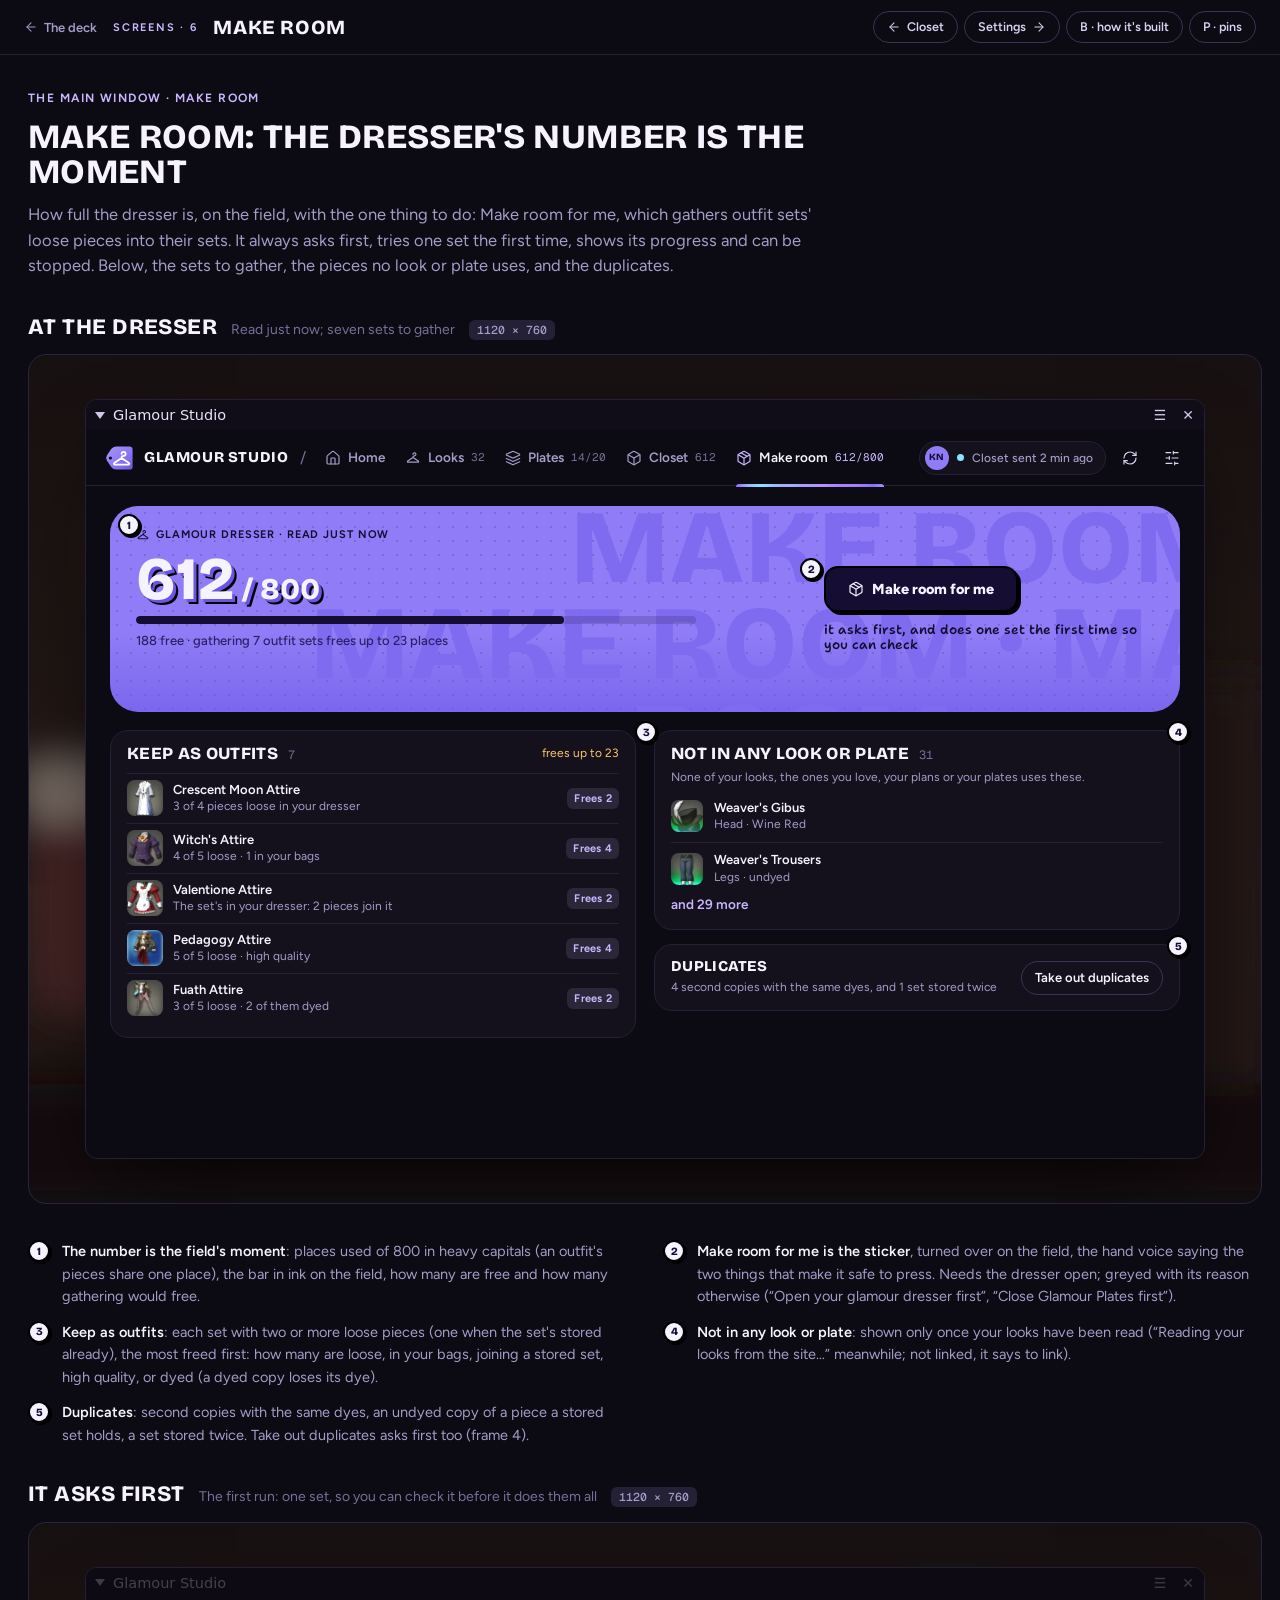
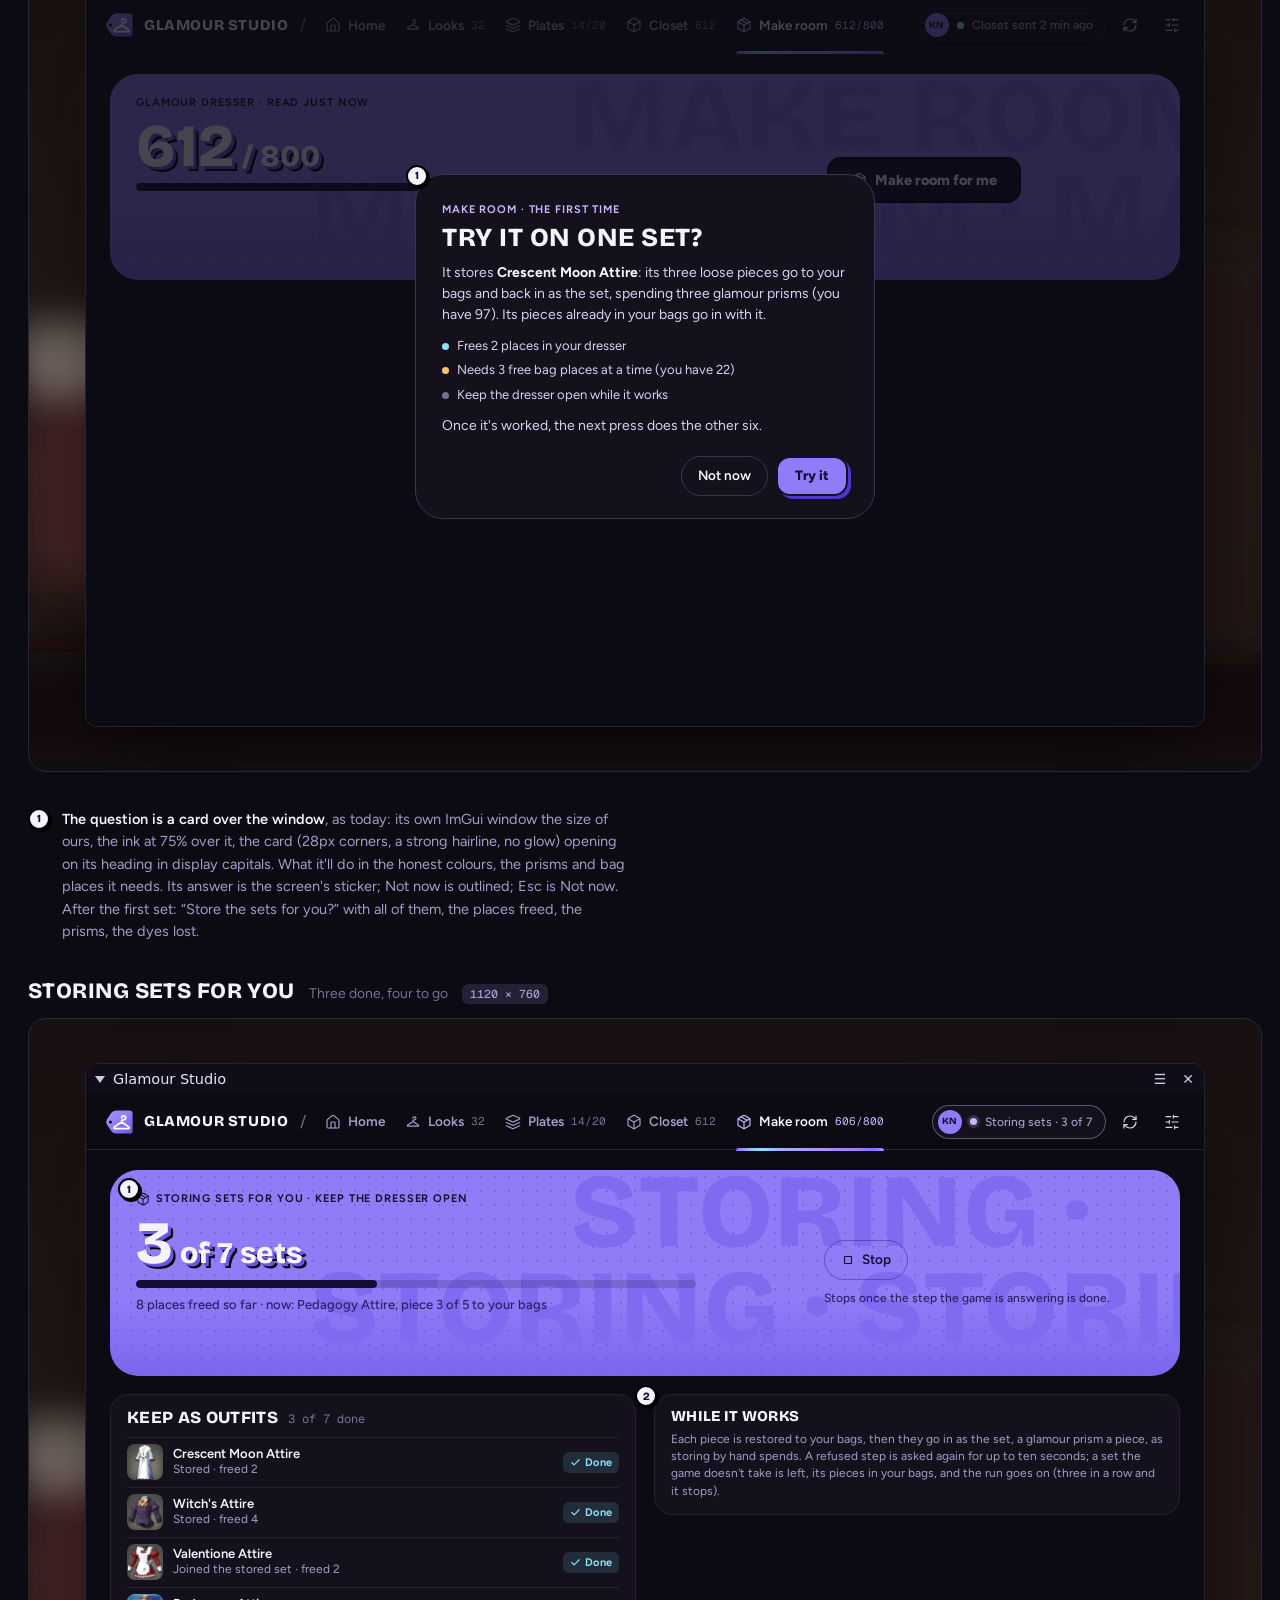
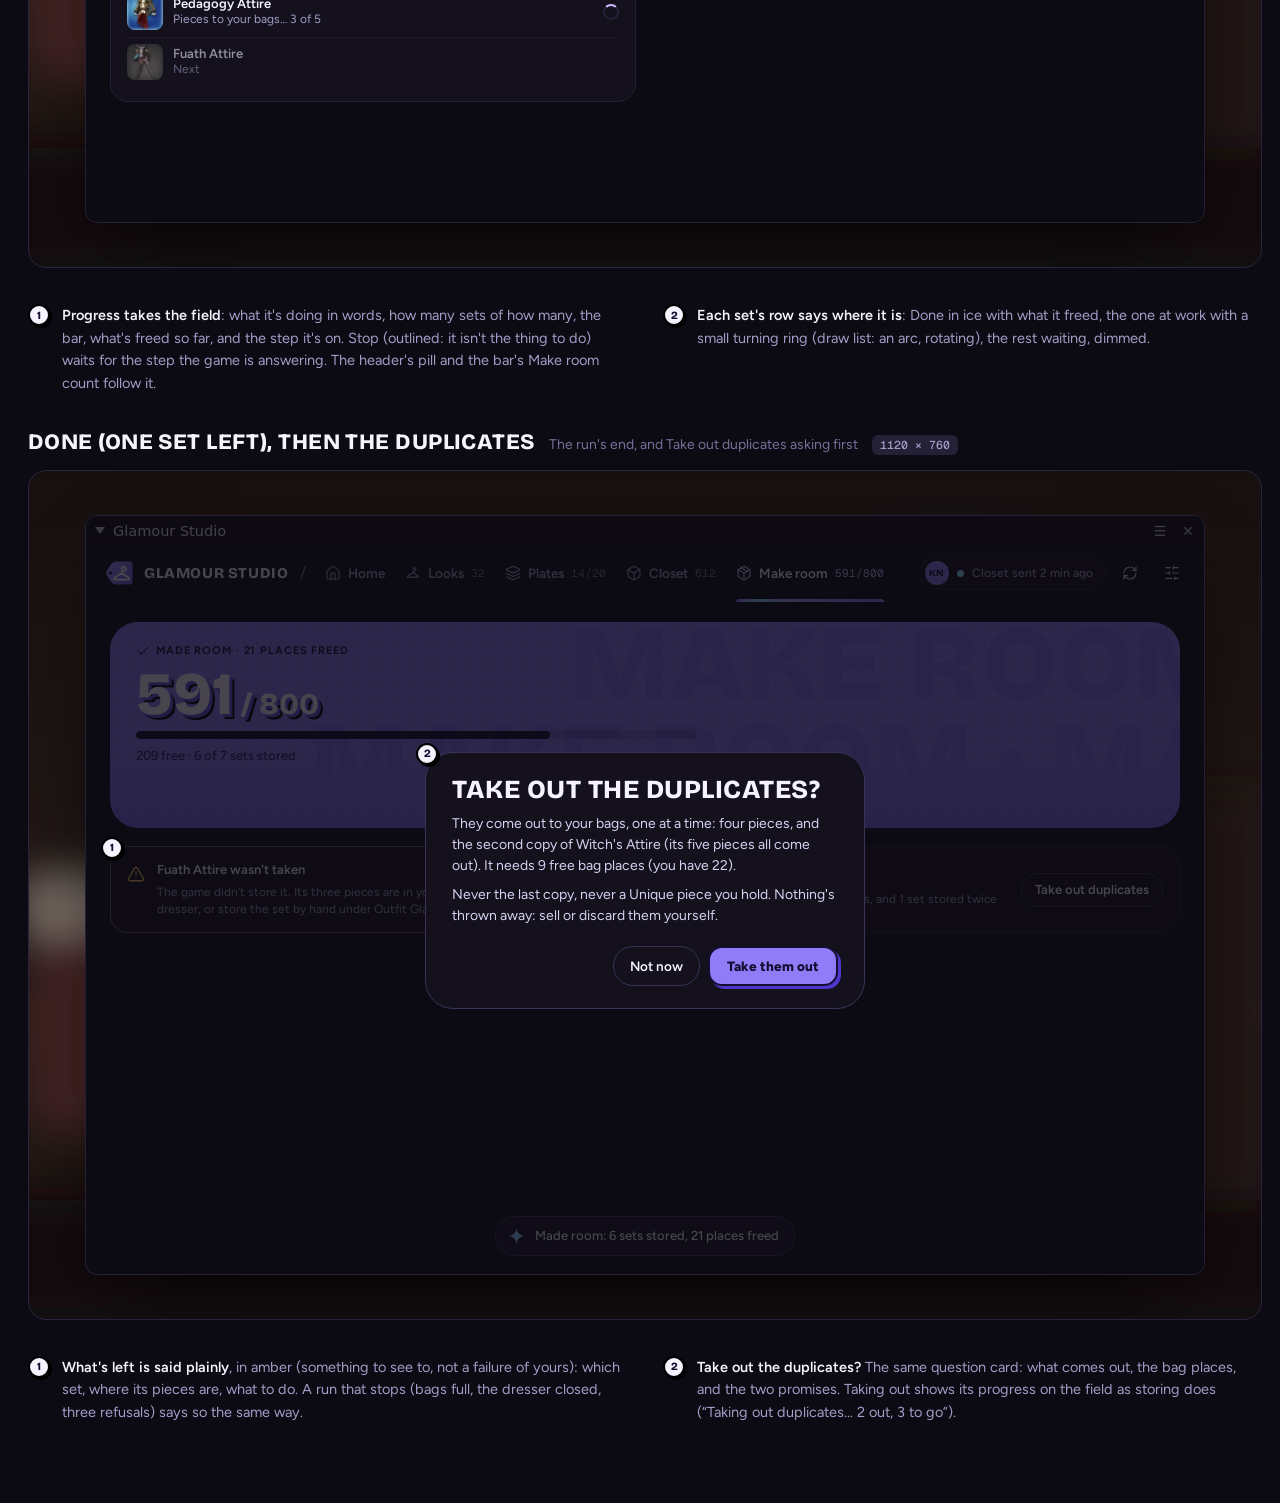
<file: docs/redesign/pages/make-room.html>
<!doctype html>
<html lang="en">
  <head>
    <meta charset="utf-8" />
    <title>Make room · Glamour Studio plugin redesign</title>
    <link rel="stylesheet" href="../assets/kit.css" />
    <script src="../assets/kit.js"></script>
    <style>
      .mr-field { height: 206px; padding: 22px 26px; display: grid; grid-template-columns: minmax(0, 1fr) 330px; gap: 26px; }
      .mr-field .big { color: #f6f3ff; font: 800 60px/0.95 var(--display); text-shadow: 3px 3px 0 var(--field-deep), 5px 5px 0 #000; }
      .mr-field .big small { font-size: 30px; }
      .cols2 { display: grid; grid-template-columns: minmax(0, 1fr) minmax(0, 1fr); gap: 18px; margin-top: 18px; }
      .setrow { display: flex; gap: 10px; align-items: center; min-height: 50px; border-top: 1px solid var(--line); }
      .setrow:first-of-type { border-top: 0; }
      .setrow .nm { color: var(--ink); font: 600 13px/1.25 var(--sans); }
      .setrow .ln { color: var(--muted); font: 400 12px/1.3 var(--sans); }
      .spin { width: 16px; height: 16px; border-radius: 50%; border: 2px solid var(--soft); border-top-color: var(--accent); flex: none; }
    </style>
  </head>
  <body>
    <div class="mock-head">
      <a class="back" href="../index.html#screens"><i data-i="arrow-left" class="s14"></i>The deck</a>
      <span class="where">Screens · 6</span>
      <h1>Make room</h1>
      <div class="end">
        <a href="closet.html"><i data-i="arrow-left" class="s14"></i>Closet</a>
        <a href="settings.html">Settings<i data-i="arrow-right" class="s14"></i></a>
        <button data-toggle="build">B · how it's built</button>
        <button data-toggle="pins">P · pins</button>
      </div>
    </div>

    <div class="mock-wrap">
      <div class="mock-intro">
        <span class="eyebrow-d">The main window · Make room</span>
        <h2>Make room: the dresser's number is the moment</h2>
        <p>
          How full the dresser is, on the field, with the one thing to do: Make room for me, which gathers outfit sets'
          loose pieces into their sets. It always asks first, tries one set the first time, shows its progress and can
          be stopped. Below, the sets to gather, the pieces no look or plate uses, and the duplicates.
        </p>
      </div>

      <!-- ───────── 1 · Overview ───────── -->
      <div class="frame-cap">
        <h2>At the dresser</h2>
        <p>Read just now; seven sets to gather</p>
        <span class="size">1120 × 760</span>
      </div>
      <div class="stage">
        <div class="win" style="width: 1120px; height: 760px" data-place="room">
          <div class="body">
            <div class="page">
              <div class="field mr-field" data-build="field">
                <div class="echo"><span style="margin: -6px 0 0 460px">Make room ·</span><span style="margin-left: 200px">Make room · Make</span><span style="margin-left: 520px">room ·</span></div>
                <div class="col g8">
                  <span class="eyebrow"><i data-i="hanger" class="s14"></i>Glamour dresser · read just now</span>
                  <span class="big">612<small> / 800</small></span>
                  <div class="meter l" style="max-width: 560px"><span style="width: 76.5%"></span></div>
                  <span class="t13 b5 c-onfield2">188 free · gathering 7 outfit sets frees up to 23 places</span>
                  <span class="pin abs" style="left: 8px; top: 8px">1</span>
                </div>
                <div class="col g10" style="align-content: center">
                  <span class="sticker lg" style="justify-self: start"><i data-i="package"></i>Make room for me</span>
                  <span class="hand s13" style="line-height: 1.2">it asks first, and does one set the first time so you can check</span>
                  <span class="pin abs" style="left: 690px; top: 52px">2</span>
                </div>
              </div>
              <div class="cols2">
                <div class="card pad-s">
                  <div class="panel-h"><span class="d">Keep as outfits</span><span class="cnt">7</span><span class="end t12 c-amber">frees up to 23</span></div>
                  <div class="setrow"><b class="it s36" data-it="8559"></b><div class="grow"><div class="nm">Crescent Moon Attire</div><div class="ln">3 of 4 pieces loose in your dresser</div></div><span class="tag ink">Frees 2</span></div>
                  <div class="setrow"><b class="it s36" data-it="13100"></b><div class="grow"><div class="nm">Witch's Attire</div><div class="ln">4 of 5 loose · 1 in your bags</div></div><span class="tag ink">Frees 4</span></div>
                  <div class="setrow"><b class="it s36" data-it="6973"></b><div class="grow"><div class="nm">Valentione Attire</div><div class="ln">The set's in your dresser: 2 pieces join it</div></div><span class="tag ink">Frees 2</span></div>
                  <div class="setrow"><b class="it s36" data-it="42632"></b><div class="grow"><div class="nm">Pedagogy Attire</div><div class="ln">5 of 5 loose · high quality</div></div><span class="tag ink">Frees 4</span><span class="pin tr" style="right: -22px">3</span></div>
                  <div class="setrow"><b class="it s36" data-it="47208"></b><div class="grow"><div class="nm">Fuath Attire</div><div class="ln">3 of 5 loose · 2 of them dyed</div></div><span class="tag ink">Frees 2</span></div>
                </div>
                <div class="col g14">
                  <div class="card pad-s">
                    <div class="panel-h"><span class="d">Not in any look or plate</span><span class="cnt">31</span></div>
                    <span class="t12 muted" style="display: block; margin: -4px 0 4px">None of your looks, the ones you love, your plans or your plates uses these.</span>
                    <div class="prow"><b class="it s32" data-it="2925"></b><div class="grow"><div class="nm">Weaver's Gibus</div><div class="ln">Head · Wine Red</div></div></div>
                    <div class="prow"><b class="it s32" data-it="3486"></b><div class="grow"><div class="nm">Weaver's Trousers</div><div class="ln">Legs · undyed</div></div></div>
                    <div class="btn link t12 mt4">and 29 more</div>
                    <span class="pin tr">4</span>
                  </div>
                  <div class="card pad-s row g12">
                    <div class="grow col g4"><span class="d d15">Duplicates</span><span class="t12 muted">4 second copies with the same dyes, and 1 set stored twice</span></div>
                    <span class="btn sm">Take out duplicates</span>
                    <span class="pin tr">5</span>
                  </div>
                </div>
              </div>
            </div>
          </div>
        </div>
      </div>
      <ol class="notes">
        <li><span class="pin">1</span><span><b>The number is the field's moment</b>: places used of 800 in heavy capitals (an outfit's pieces share one place), the bar in ink on the field, how many are free and how many gathering would free.</span></li>
        <li><span class="pin">2</span><span><b>Make room for me is the sticker</b>, turned over on the field, the hand voice saying the two things that make it safe to press. Needs the dresser open; greyed with its reason otherwise (“Open your glamour dresser first”, “Close Glamour Plates first”).</span></li>
        <li><span class="pin">3</span><span><b>Keep as outfits</b>: each set with two or more loose pieces (one when the set's stored already), the most freed first: how many are loose, in your bags, joining a stored set, high quality, or dyed (a dyed copy loses its dye).</span></li>
        <li><span class="pin">4</span><span><b>Not in any look or plate</b>: shown only once your looks have been read (“Reading your looks from the site…” meanwhile; not linked, it says to link).</span></li>
        <li><span class="pin">5</span><span><b>Duplicates</b>: second copies with the same dyes, an undyed copy of a piece a stored set holds, a set stored twice. Take out duplicates asks first too (frame 4).</span></li>
      </ol>

      <!-- ───────── 2 · The question ───────── -->
      <div class="frame-cap">
        <h2>It asks first</h2>
        <p>The first run: one set, so you can check it before it does them all</p>
        <span class="size">1120 × 760</span>
      </div>
      <div class="stage">
        <div class="win" style="width: 1120px; height: 760px" data-place="room">
          <div class="body">
            <div class="page">
              <div class="field mr-field">
                <div class="echo"><span style="margin: -6px 0 0 460px">Make room ·</span><span style="margin-left: 200px">Make room · Make</span></div>
                <div class="col g8"><span class="eyebrow">Glamour dresser · read just now</span><span class="big">612<small> / 800</small></span><div class="meter l" style="max-width: 560px"><span style="width: 76.5%"></span></div></div>
                <div class="col g10" style="align-content: center"><span class="sticker lg pressed" style="justify-self: start"><i data-i="package"></i>Make room for me</span></div>
              </div>
            </div>
            <div class="scrim"></div>
            <div class="dialog" style="left: 50%; top: 120px; margin-left: -230px; width: 460px" data-build="the question: its own window over ours">
              <span class="eyebrow">Make room · the first time</span>
              <h3 class="d d26 mt6">Try it on one set?</h3>
              <p class="mt10">It stores <b class="ink">Crescent Moon Attire</b>: its three loose pieces go to your bags and back in as the set, spending three glamour prisms (you have 97). Its pieces already in your bags go in with it.</p>
              <div class="col g6 mt12 t13">
                <span class="row g8"><span class="dot"></span>Frees 2 places in your dresser</span>
                <span class="row g8"><span class="dot amber"></span>Needs 3 free bag places at a time (you have 22)</span>
                <span class="row g8"><span class="dot no"></span>Keep the dresser open while it works</span>
              </div>
              <p class="mt10 t13 muted">Once it's worked, the next press does the other six.</p>
              <div class="foot"><span class="btn">Not now</span><span class="sticker">Try it</span></div>
              <span class="pin tl">1</span>
            </div>
          </div>
        </div>
      </div>
      <ol class="notes">
        <li><span class="pin">1</span><span><b>The question is a card over the window</b>, as today: its own ImGui window the size of ours, the ink at 75% over it, the card (28px corners, a strong hairline, no glow) opening on its heading in display capitals. What it'll do in the honest colours, the prisms and bag places it needs. Its answer is the screen's sticker; Not now is outlined; Esc is Not now. After the first set: “Store the sets for you?” with all of them, the places freed, the prisms, the dyes lost.</span></li>
      </ol>

      <!-- ───────── 3 · Working ───────── -->
      <div class="frame-cap">
        <h2>Storing sets for you</h2>
        <p>Three done, four to go</p>
        <span class="size">1120 × 760</span>
      </div>
      <div class="stage">
        <div class="win" style="width: 1120px; height: 760px" data-place="room" data-who="live|Storing sets · 3 of 7" data-counts="|32|14/20|612|606/800">
          <div class="body">
            <div class="page">
              <div class="field mr-field">
                <div class="echo"><span style="margin: -6px 0 0 460px">Storing ·</span><span style="margin-left: 200px">Storing · Storing</span></div>
                <div class="col g8">
                  <span class="eyebrow"><i data-i="package" class="s14"></i>Storing sets for you · keep the dresser open</span>
                  <span class="big">3<small> of 7 sets</small></span>
                  <div class="meter l" style="max-width: 560px"><span style="width: 43%"></span></div>
                  <span class="t13 b5 c-onfield2">8 places freed so far · now: Pedagogy Attire, piece 3 of 5 to your bags</span>
                </div>
                <div class="col g10" style="align-content: center">
                  <span class="btn" style="justify-self: start"><i data-i="stop" class="s14"></i>Stop</span>
                  <span class="t12 b5 c-onfield2">Stops once the step the game is answering is done.</span>
                </div>
                <span class="pin abs" style="left: 8px; top: 8px">1</span>
              </div>
              <div class="cols2">
                <div class="card pad-s">
                  <div class="panel-h"><span class="d">Keep as outfits</span><span class="cnt">3 of 7 done</span></div>
                  <div class="setrow"><b class="it s36" data-it="8559"></b><div class="grow"><div class="nm">Crescent Moon Attire</div><div class="ln">Stored · freed 2</div></div><span class="tag ok"><i data-i="check"></i>Done</span></div>
                  <div class="setrow"><b class="it s36" data-it="13100"></b><div class="grow"><div class="nm">Witch's Attire</div><div class="ln">Stored · freed 4</div></div><span class="tag ok"><i data-i="check"></i>Done</span></div>
                  <div class="setrow"><b class="it s36" data-it="6973"></b><div class="grow"><div class="nm">Valentione Attire</div><div class="ln">Joined the stored set · freed 2</div></div><span class="tag ok"><i data-i="check"></i>Done</span></div>
                  <div class="setrow"><b class="it s36" data-it="42632"></b><div class="grow"><div class="nm">Pedagogy Attire</div><div class="ln">Pieces to your bags… 3 of 5</div></div><span class="spin"></span><span class="pin tr" style="right: -22px">2</span></div>
                  <div class="setrow" style="opacity: .55"><b class="it s36" data-it="47208"></b><div class="grow"><div class="nm">Fuath Attire</div><div class="ln">Next</div></div></div>
                </div>
                <div class="col g14">
                  <div class="card pad-s col g6">
                    <span class="d d15">While it works</span>
                    <span class="t12 muted">Each piece is restored to your bags, then they go in as the set, a glamour prism a piece, as storing by hand spends. A refused step is asked again for up to ten seconds; a set the game doesn't take is left, its pieces in your bags, and the run goes on (three in a row and it stops).</span>
                  </div>
                </div>
              </div>
            </div>
          </div>
        </div>
      </div>
      <ol class="notes">
        <li><span class="pin">1</span><span><b>Progress takes the field</b>: what it's doing in words, how many sets of how many, the bar, what's freed so far, and the step it's on. Stop (outlined: it isn't the thing to do) waits for the step the game is answering. The header's pill and the bar's Make room count follow it.</span></li>
        <li><span class="pin">2</span><span><b>Each set's row says where it is</b>: Done in ice with what it freed, the one at work with a small turning ring (draw list: an arc, rotating), the rest waiting, dimmed.</span></li>
      </ol>

      <!-- ───────── 4 · Done, one left; duplicates ───────── -->
      <div class="frame-cap">
        <h2>Done (one set left), then the duplicates</h2>
        <p>The run's end, and Take out duplicates asking first</p>
        <span class="size">1120 × 760</span>
      </div>
      <div class="stage">
        <div class="win" style="width: 1120px; height: 760px" data-place="room" data-counts="|32|14/20|612|591/800">
          <div class="body">
            <div class="page">
              <div class="field mr-field">
                <div class="echo"><span style="margin: -6px 0 0 460px">Make room ·</span><span style="margin-left: 200px">Make room · Make</span></div>
                <div class="col g8">
                  <span class="eyebrow"><i data-i="check" class="s14"></i>Made room · 21 places freed</span>
                  <span class="big">591<small> / 800</small></span>
                  <div class="meter l" style="max-width: 560px"><span style="width: 73.9%"></span></div>
                  <span class="t13 b5 c-onfield2">209 free · 6 of 7 sets stored</span>
                </div>
              </div>
              <div class="cols2">
                <div class="card pad-s warn row top g12">
                  <i data-i="alert" class="s18 c-amber mt4"></i>
                  <div class="grow col g4"><span class="ink b6 t13">Fuath Attire wasn't taken</span><span class="t12 muted">The game didn't store it. Its three pieces are in your bags: put them back in the dresser, or store the set by hand under Outfit Glamour.</span></div>
                  <span class="pin tl">1</span>
                </div>
                <div class="card pad-s row g12">
                  <div class="grow col g4"><span class="d d15">Duplicates</span><span class="t12 muted">4 second copies with the same dyes, and 1 set stored twice</span></div>
                  <span class="btn sm">Take out duplicates</span>
                </div>
              </div>
            </div>
            <div class="scrim"></div>
            <div class="dialog" style="left: 50%; top: 150px; margin-left: -220px">
              <h3 class="d d26">Take out the duplicates?</h3>
              <p class="mt10">They come out to your bags, one at a time: four pieces, and the second copy of Witch's Attire (its five pieces all come out). It needs 9 free bag places (you have 22).</p>
              <p class="mt8 t13 muted">Never the last copy, never a Unique piece you hold. Nothing's thrown away: sell or discard them yourself.</p>
              <div class="foot"><span class="btn">Not now</span><span class="sticker">Take them out</span></div>
              <span class="pin tl">2</span>
            </div>
            <span class="toast" style="left: 50%; bottom: 18px; transform: translateX(-50%); z-index: 20"><span class="spark s16"></span>Made room: 6 sets stored, 21 places freed</span>
          </div>
        </div>
      </div>
      <ol class="notes">
        <li><span class="pin">1</span><span><b>What's left is said plainly</b>, in amber (something to see to, not a failure of yours): which set, where its pieces are, what to do. A run that stops (bags full, the dresser closed, three refusals) says so the same way.</span></li>
        <li><span class="pin">2</span><span><b>Take out the duplicates?</b> The same question card: what comes out, the bag places, and the two promises. Taking out shows its progress on the field as storing does (“Taking out duplicates… 2 out, 3 to go”).</span></li>
      </ol>
    </div>
  </body>
</html>
</file>
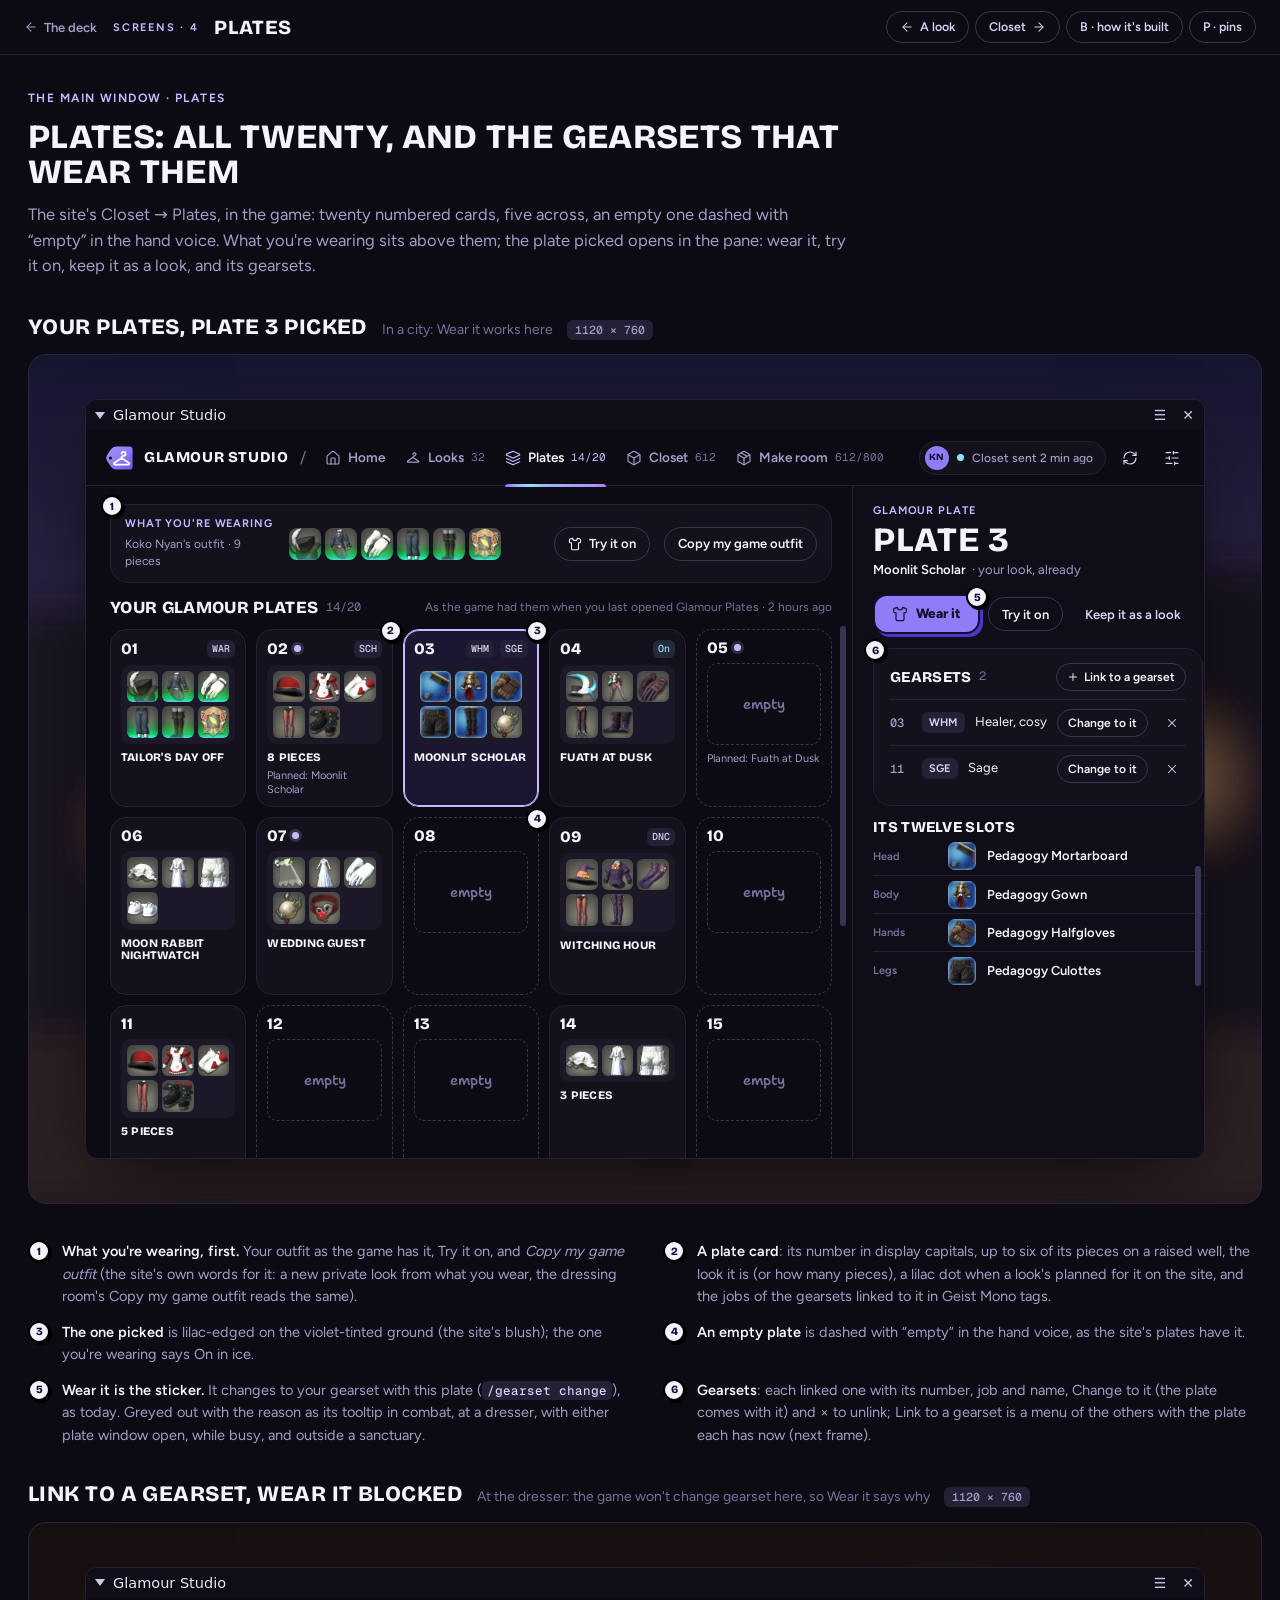
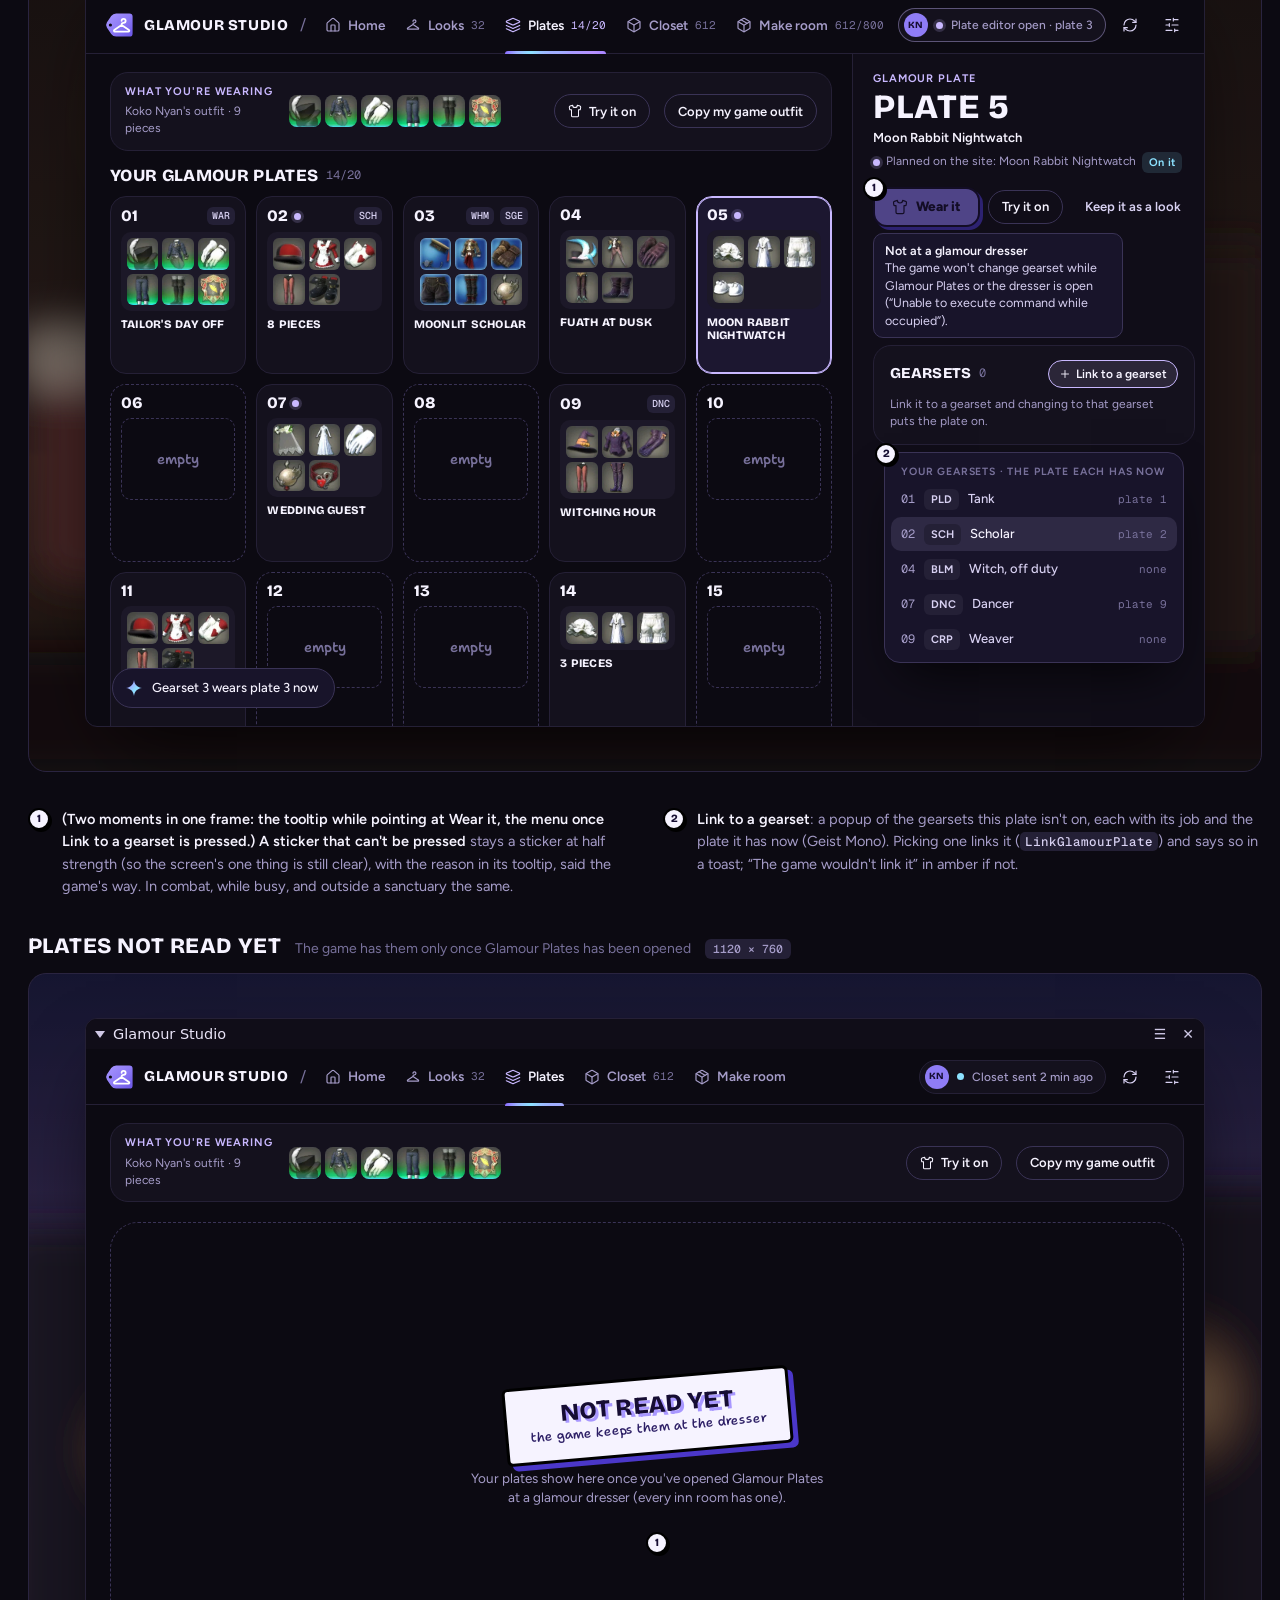
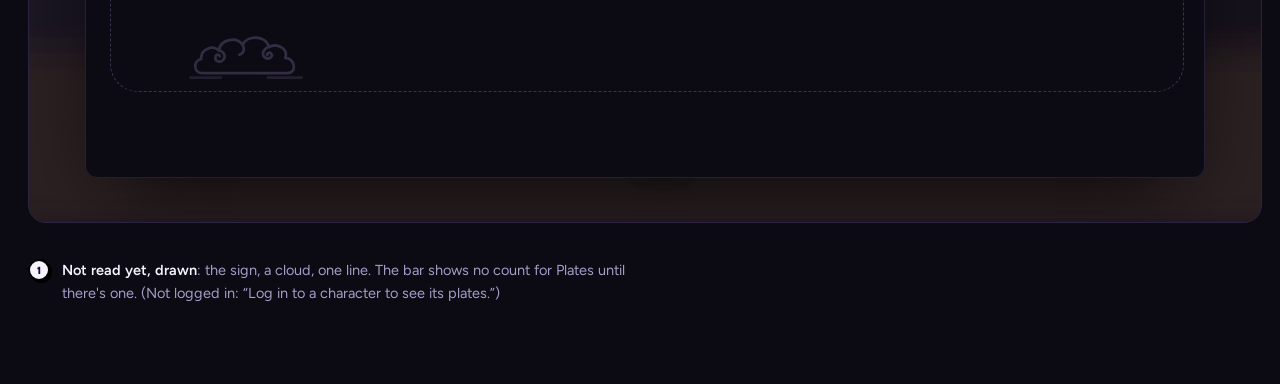
<file: docs/redesign/pages/plates.html>
<!doctype html>
<html lang="en">
  <head>
    <meta charset="utf-8" />
    <title>Plates · Glamour Studio plugin redesign</title>
    <link rel="stylesheet" href="../assets/kit.css" />
    <script src="../assets/kit.js"></script>
    <style>
      .pv { display: grid; grid-template-columns: minmax(0, 1fr) 352px; height: 100%; }
      .pv .grid { position: relative; padding: 18px 20px 0 24px; overflow: hidden; }
      .pv .right { position: relative; padding: 18px 20px; overflow: hidden; display: grid; gap: 14px; align-content: start; }
      .plates { display: grid; grid-template-columns: repeat(5, minmax(0, 1fr)); gap: 10px; margin-top: 12px; }
      .pl { position: relative; display: grid; gap: 7px; align-content: start; height: 178px; padding: 10px; border: 1px solid var(--line); border-radius: 16px; background: var(--card); }
      .pl .top { display: flex; align-items: center; gap: 6px; }
      .pl .no { color: var(--ink); font: 800 16px/1 var(--display); }
      .pl .ic { display: grid; grid-template-columns: repeat(3, minmax(0, 1fr)); gap: 4px; padding: 6px; border-radius: 10px; background: var(--raised); }
      .pl .ic .it { width: 100%; height: auto; aspect-ratio: 1; border-radius: 6px; }
      .pl .nm { color: var(--ink); font: 800 11.5px/1.1 var(--display); letter-spacing: .02em; text-transform: uppercase; overflow: hidden; display: -webkit-box; -webkit-line-clamp: 2; -webkit-box-orient: vertical; }
      .pl .ln { color: var(--muted); font: 400 11px/1.2 var(--sans); }
      .pl.on { border-color: var(--accent); background: var(--blush, #1c1730); box-shadow: inset 0 0 0 1px var(--accent); }
      .pl.empty { border-style: dashed; border-color: var(--line-strong); background: transparent; }
      .pl.empty .well { display: grid; place-items: center; height: 82px; border: 1px dashed var(--line-strong); border-radius: 10px; color: var(--faint); font: 560 14px/1 var(--hand); }
      .pl .job { height: 18px; padding: 0 5px; font: 500 10px/1 var(--mono); letter-spacing: 0; }
      .wearing { display: flex; gap: 14px; align-items: center; padding: 12px 14px; }
      .gs-row { display: flex; gap: 10px; align-items: center; height: 46px; border-top: 1px solid var(--line); }
      .gs-row .no { width: 22px; color: var(--muted); font: 500 12px/1 var(--mono); }
      .slots12l .prow { min-height: 38px; padding: 3px 0; }
      .slots12l .sl { width: 64px; }
    </style>
  </head>
  <body>
    <div class="mock-head">
      <a class="back" href="../index.html#screens"><i data-i="arrow-left" class="s14"></i>The deck</a>
      <span class="where">Screens · 4</span>
      <h1>Plates</h1>
      <div class="end">
        <a href="look.html"><i data-i="arrow-left" class="s14"></i>A look</a>
        <a href="closet.html">Closet<i data-i="arrow-right" class="s14"></i></a>
        <button data-toggle="build">B · how it's built</button>
        <button data-toggle="pins">P · pins</button>
      </div>
    </div>

    <div class="mock-wrap">
      <div class="mock-intro">
        <span class="eyebrow-d">The main window · Plates</span>
        <h2>Plates: all twenty, and the gearsets that wear them</h2>
        <p>
          The site's Closet → Plates, in the game: twenty numbered cards, five across, an empty one dashed with “empty”
          in the hand voice. What you're wearing sits above them; the plate picked opens in the pane: wear it, try it on,
          keep it as a look, and its gearsets.
        </p>
      </div>

      <!-- ───────── 1 · A plate picked ───────── -->
      <div class="frame-cap">
        <h2>Your plates, plate 3 picked</h2>
        <p>In a city: Wear it works here</p>
        <span class="size">1120 × 760</span>
      </div>
      <div class="stage city">
        <div class="win" style="width: 1120px; height: 760px" data-place="plates">
          <div class="body">
            <div class="pv">
              <div class="grid">
                <div class="card wearing rel">
                  <div class="col g4" style="width: 150px; flex: none"><span class="eyebrow">What you're wearing</span><span class="t12 muted">Koko Nyan's outfit · 9 pieces</span></div>
                  <div class="row g4 grow" data-look="weaver" data-n="6" data-s="32"></div>
                  <span class="btn sm"><i data-i="shirt" class="s14"></i>Try it on</span>
                  <span class="btn sm">Copy my game outfit</span>
                  <span class="pin tl">1</span>
                </div>
                <div class="row mt16"><span class="d d17">Your glamour plates</span><span class="t12 faint num">14/20</span><span class="end t12 faint">As the game had them when you last opened Glamour Plates · 2 hours ago</span></div>
                <div class="plates">
                  <div class="pl"><div class="top"><span class="no">01</span><span class="end tag job">WAR</span></div><div class="ic" data-look="weaver" data-n="6"></div><div class="nm">Tailor's Day Off</div></div>
                  <div class="pl"><div class="top"><span class="no">02</span><span class="dot live" title="Planned on the site"></span><span class="end tag job">SCH</span></div><div class="ic" data-look="valen" data-n="5"></div><div class="nm">8 pieces</div><div class="ln">Planned: Moonlit Scholar</div><span class="pin tr">2</span></div>
                  <div class="pl on"><div class="top"><span class="no">03</span><span class="end tag job">WHM</span><span class="tag job">SGE</span></div><div class="ic" data-look="scholar" data-n="6"></div><div class="nm">Moonlit Scholar</div><span class="pin tr">3</span></div>
                  <div class="pl"><div class="top"><span class="no">04</span><span class="end tag ok job">On</span></div><div class="ic" data-look="fuath" data-n="5"></div><div class="nm">Fuath at Dusk</div></div>
                  <div class="pl empty"><div class="top"><span class="no">05</span><span class="dot live"></span></div><div class="well">empty</div><div class="ln">Planned: Fuath at Dusk</div></div>
                  <div class="pl"><div class="top"><span class="no">06</span></div><div class="ic" data-look="moon" data-n="4"></div><div class="nm">Moon Rabbit Nightwatch</div></div>
                  <div class="pl"><div class="top"><span class="no">07</span><span class="dot live"></span></div><div class="ic" data-look="wed" data-n="5"></div><div class="nm">Wedding Guest</div></div>
                  <div class="pl empty"><div class="top"><span class="no">08</span></div><div class="well">empty</div><span class="pin tr">4</span></div>
                  <div class="pl"><div class="top"><span class="no">09</span><span class="end tag job">DNC</span></div><div class="ic" data-look="witch" data-n="5"></div><div class="nm">Witching Hour</div></div>
                  <div class="pl empty"><div class="top"><span class="no">10</span></div><div class="well">empty</div></div>
                  <div class="pl"><div class="top"><span class="no">11</span></div><div class="ic" data-look="valen" data-n="5"></div><div class="nm">5 pieces</div></div>
                  <div class="pl empty"><div class="top"><span class="no">12</span></div><div class="well">empty</div></div>
                  <div class="pl empty"><div class="top"><span class="no">13</span></div><div class="well">empty</div></div>
                  <div class="pl"><div class="top"><span class="no">14</span></div><div class="ic" data-look="moon" data-n="3"></div><div class="nm">3 pieces</div></div>
                  <div class="pl empty"><div class="top"><span class="no">15</span></div><div class="well">empty</div></div>
                </div>
                <span class="scrollbar" style="top: 140px; height: 300px; right: 6px"></span>
              </div>
              <div class="right side">
                <div class="col g4">
                  <span class="eyebrow">Glamour plate</span>
                  <span class="d d34">Plate 3</span>
                  <span class="row g6 t13"><span class="ink b6">Moonlit Scholar</span><span class="muted">· your look, already</span></span>
                </div>
                <div class="row g8">
                  <span class="sticker"><i data-i="shirt"></i>Wear it<span class="pin tr">5</span></span>
                  <span class="btn sm">Try it on</span>
                  <span class="btn sm quiet">Keep it as a look</span>
                </div>
                <div class="card pad-s">
                  <div class="row"><span class="d d15">Gearsets</span><span class="t12 faint num">2</span><span class="end btn xs"><i data-i="plus" class="s12"></i>Link to a gearset</span></div>
                  <div class="gs-row mt8"><span class="no">03</span><span class="tag job">WHM</span><span class="grow t13 ink ell">Healer, cosy</span><span class="btn xs">Change to it</span><span class="btn round r28 quiet" title="Unlink the plate from this gearset"><i data-i="x" class="s14"></i></span></div>
                  <div class="gs-row"><span class="no">11</span><span class="tag job">SGE</span><span class="grow t13 ink ell">Sage</span><span class="btn xs">Change to it</span><span class="btn round r28 quiet"><i data-i="x" class="s14"></i></span></div>
                  <span class="pin tl">6</span>
                </div>
                <div class="slots12l">
                  <div class="row" style="margin-bottom: 2px"><span class="d d15">Its twelve slots</span></div>
                  <div class="prow"><span class="sl">Head</span><b class="it s28" data-it="42631"></b><span class="grow nm">Pedagogy Mortarboard</span></div>
                  <div class="prow"><span class="sl">Body</span><b class="it s28" data-it="42632"></b><span class="grow nm">Pedagogy Gown</span></div>
                  <div class="prow"><span class="sl">Hands</span><b class="it s28" data-it="42633"></b><span class="grow nm">Pedagogy Halfgloves</span></div>
                  <div class="prow"><span class="sl">Legs</span><b class="it s28" data-it="42634"></b><span class="grow nm">Pedagogy Culottes</span></div>
                </div>
                <span class="scrollbar" style="top: 380px; height: 120px"></span>
              </div>
            </div>
          </div>
        </div>
      </div>
      <ol class="notes">
        <li><span class="pin">1</span><span><b>What you're wearing, first.</b> Your outfit as the game has it, Try it on, and <i>Copy my game outfit</i> (the site's own words for it: a new private look from what you wear, the dressing room's Copy my game outfit reads the same).</span></li>
        <li><span class="pin">2</span><span><b>A plate card</b>: its number in display capitals, up to six of its pieces on a raised well, the look it is (or how many pieces), a lilac dot when a look's planned for it on the site, and the jobs of the gearsets linked to it in Geist Mono tags.</span></li>
        <li><span class="pin">3</span><span><b>The one picked</b> is lilac-edged on the violet-tinted ground (the site's blush); the one you're wearing says On in ice.</span></li>
        <li><span class="pin">4</span><span><b>An empty plate</b> is dashed with “empty” in the hand voice, as the site's plates have it.</span></li>
        <li><span class="pin">5</span><span><b>Wear it is the sticker.</b> It changes to your gearset with this plate (<code>/gearset change</code>), as today. Greyed out with the reason as its tooltip in combat, at a dresser, with either plate window open, while busy, and outside a sanctuary.</span></li>
        <li><span class="pin">6</span><span><b>Gearsets</b>: each linked one with its number, job and name, Change to it (the plate comes with it) and × to unlink; Link to a gearset is a menu of the others with the plate each has now (next frame).</span></li>
      </ol>

      <!-- ───────── 2 · Linking, blocked ───────── -->
      <div class="frame-cap">
        <h2>Link to a gearset, Wear it blocked</h2>
        <p>At the dresser: the game won't change gearset here, so Wear it says why</p>
        <span class="size">1120 × 760</span>
      </div>
      <div class="stage">
        <div class="win" style="width: 1120px; height: 760px" data-place="plates" data-who="live|Plate editor open · plate 3">
          <div class="body">
            <div class="pv">
              <div class="grid">
                <div class="card wearing">
                  <div class="col g4" style="width: 150px; flex: none"><span class="eyebrow">What you're wearing</span><span class="t12 muted">Koko Nyan's outfit · 9 pieces</span></div>
                  <div class="row g4 grow" data-look="weaver" data-n="6" data-s="32"></div>
                  <span class="btn sm"><i data-i="shirt" class="s14"></i>Try it on</span>
                  <span class="btn sm">Copy my game outfit</span>
                </div>
                <div class="row mt16"><span class="d d17">Your glamour plates</span><span class="t12 faint num">14/20</span></div>
                <div class="plates">
                  <div class="pl"><div class="top"><span class="no">01</span><span class="end tag job">WAR</span></div><div class="ic" data-look="weaver" data-n="6"></div><div class="nm">Tailor's Day Off</div></div>
                  <div class="pl"><div class="top"><span class="no">02</span><span class="dot live"></span><span class="end tag job">SCH</span></div><div class="ic" data-look="valen" data-n="5"></div><div class="nm">8 pieces</div></div>
                  <div class="pl"><div class="top"><span class="no">03</span><span class="end tag job">WHM</span><span class="tag job">SGE</span></div><div class="ic" data-look="scholar" data-n="6"></div><div class="nm">Moonlit Scholar</div></div>
                  <div class="pl"><div class="top"><span class="no">04</span></div><div class="ic" data-look="fuath" data-n="5"></div><div class="nm">Fuath at Dusk</div></div>
                  <div class="pl on"><div class="top"><span class="no">05</span><span class="dot live"></span></div><div class="ic" data-look="moon" data-n="4"></div><div class="nm">Moon Rabbit Nightwatch</div></div>
<div class="pl empty"><div class="top"><span class="no">06</span></div><div class="well">empty</div></div>
                  <div class="pl"><div class="top"><span class="no">07</span><span class="dot live"></span></div><div class="ic" data-look="wed" data-n="5"></div><div class="nm">Wedding Guest</div></div>
                  <div class="pl empty"><div class="top"><span class="no">08</span></div><div class="well">empty</div></div>
                  <div class="pl"><div class="top"><span class="no">09</span><span class="end tag job">DNC</span></div><div class="ic" data-look="witch" data-n="5"></div><div class="nm">Witching Hour</div></div>
                  <div class="pl empty"><div class="top"><span class="no">10</span></div><div class="well">empty</div></div>
                  <div class="pl"><div class="top"><span class="no">11</span></div><div class="ic" data-look="valen" data-n="5"></div><div class="nm">5 pieces</div></div>
                  <div class="pl empty"><div class="top"><span class="no">12</span></div><div class="well">empty</div></div>
                  <div class="pl empty"><div class="top"><span class="no">13</span></div><div class="well">empty</div></div>
                  <div class="pl"><div class="top"><span class="no">14</span></div><div class="ic" data-look="moon" data-n="3"></div><div class="nm">3 pieces</div></div>
                  <div class="pl empty"><div class="top"><span class="no">15</span></div><div class="well">empty</div></div>
                </div>
              </div>
              <div class="right side">
                <div class="col g4">
                  <span class="eyebrow">Glamour plate</span>
                  <span class="d d34">Plate 5</span>
                  <span class="row g6 t13"><span class="ink b6">Moon Rabbit Nightwatch</span></span>
                  <span class="row g6 t12"><span class="dot live"></span><span class="muted">Planned on the site: Moon Rabbit Nightwatch</span><span class="tag ok">On it</span></span>
                </div>
                <div class="row g8 rel">
                  <span class="sticker off"><i data-i="shirt"></i>Wear it</span>
                  <span class="btn sm">Try it on</span>
                  <span class="btn sm quiet">Keep it as a look</span>
                  <div class="tip" style="left: 0; top: 46px; width: 250px"><b>Not at a glamour dresser</b><br />The game won't change gearset while Glamour Plates or the dresser is open (“Unable to execute command while occupied”).</div>
                  <span class="pin tl">1</span>
                </div>
                <div class="card pad-s" style="margin-top: 104px">
                  <div class="row"><span class="d d15">Gearsets</span><span class="t12 faint num">0</span><span class="end btn xs hover"><i data-i="plus" class="s12"></i>Link to a gearset</span></div>
                  <span class="t12 muted mt8" style="display: block">Link it to a gearset and changing to that gearset puts the plate on.</span>
                </div>
                <div class="menu" style="right: 20px; top: 398px; width: 300px">
                  <div class="mh">Your gearsets · the plate each has now</div>
                  <div class="mi"><span class="num t12 muted">01</span><span class="tag job">PLD</span><span class="grow">Tank</span><span class="k">plate 1</span></div>
                  <div class="mi on"><span class="num t12 muted">02</span><span class="tag job">SCH</span><span class="grow">Scholar</span><span class="k">plate 2</span></div>
                  <div class="mi"><span class="num t12 muted">04</span><span class="tag job">BLM</span><span class="grow">Witch, off duty</span><span class="k">none</span></div>
                  <div class="mi"><span class="num t12 muted">07</span><span class="tag job">DNC</span><span class="grow">Dancer</span><span class="k">plate 9</span></div>
                  <div class="mi"><span class="num t12 muted">09</span><span class="tag job">CRP</span><span class="grow">Weaver</span><span class="k">none</span></div>
                  <span class="pin tl">2</span>
                </div>
              </div>
            </div>
            <span class="toast" style="left: 26px; bottom: 18px"><span class="spark s16"></span>Gearset 3 wears plate 3 now</span>
          </div>
        </div>
      </div>
      <ol class="notes">
        <li><span class="pin">1</span><span><b>(Two moments in one frame: the tooltip while pointing at Wear it, the menu once Link to a gearset is pressed.) A sticker that can't be pressed</b> stays a sticker at half strength (so the screen's one thing is still clear), with the reason in its tooltip, said the game's way. In combat, while busy, and outside a sanctuary the same.</span></li>
        <li><span class="pin">2</span><span><b>Link to a gearset</b>: a popup of the gearsets this plate isn't on, each with its job and the plate it has now (Geist Mono). Picking one links it (<code>LinkGlamourPlate</code>) and says so in a toast; “The game wouldn't link it” in amber if not.</span></li>
      </ol>

      <!-- ───────── 3 · Not read yet ───────── -->
      <div class="frame-cap">
        <h2>Plates not read yet</h2>
        <p>The game has them only once Glamour Plates has been opened</p>
        <span class="size">1120 × 760</span>
      </div>
      <div class="stage city">
        <div class="win" style="width: 1120px; height: 760px" data-place="plates" data-counts="|32||612|">
          <div class="body">
            <div class="pv" style="grid-template-columns: 1fr">
              <div class="grid">
                <div class="card wearing">
                  <div class="col g4" style="width: 150px; flex: none"><span class="eyebrow">What you're wearing</span><span class="t12 muted">Koko Nyan's outfit · 9 pieces</span></div>
                  <div class="row g4 grow" data-look="weaver" data-n="6" data-s="32"></div>
                  <span class="btn sm"><i data-i="shirt" class="s14"></i>Try it on</span>
                  <span class="btn sm">Copy my game outfit</span>
                </div>
                <div class="empty-s mt20" style="height: 470px; align-content: center">
                  <span class="cloud"></span>
                  <span class="sign"><b>Not read yet</b><small>the game keeps them at the dresser</small></span>
                  <span class="line">Your plates show here once you've opened Glamour Plates at a glamour dresser (every inn room has one).</span>
                  <span class="pin tl" style="top: 10px; left: 10px">1</span>
                </div>
              </div>
            </div>
          </div>
        </div>
      </div>
      <ol class="notes">
        <li><span class="pin">1</span><span><b>Not read yet, drawn</b>: the sign, a cloud, one line. The bar shows no count for Plates until there's one. (Not logged in: “Log in to a character to see its plates.”)</span></li>
      </ol>
    </div>
  </body>
</html>
</file>
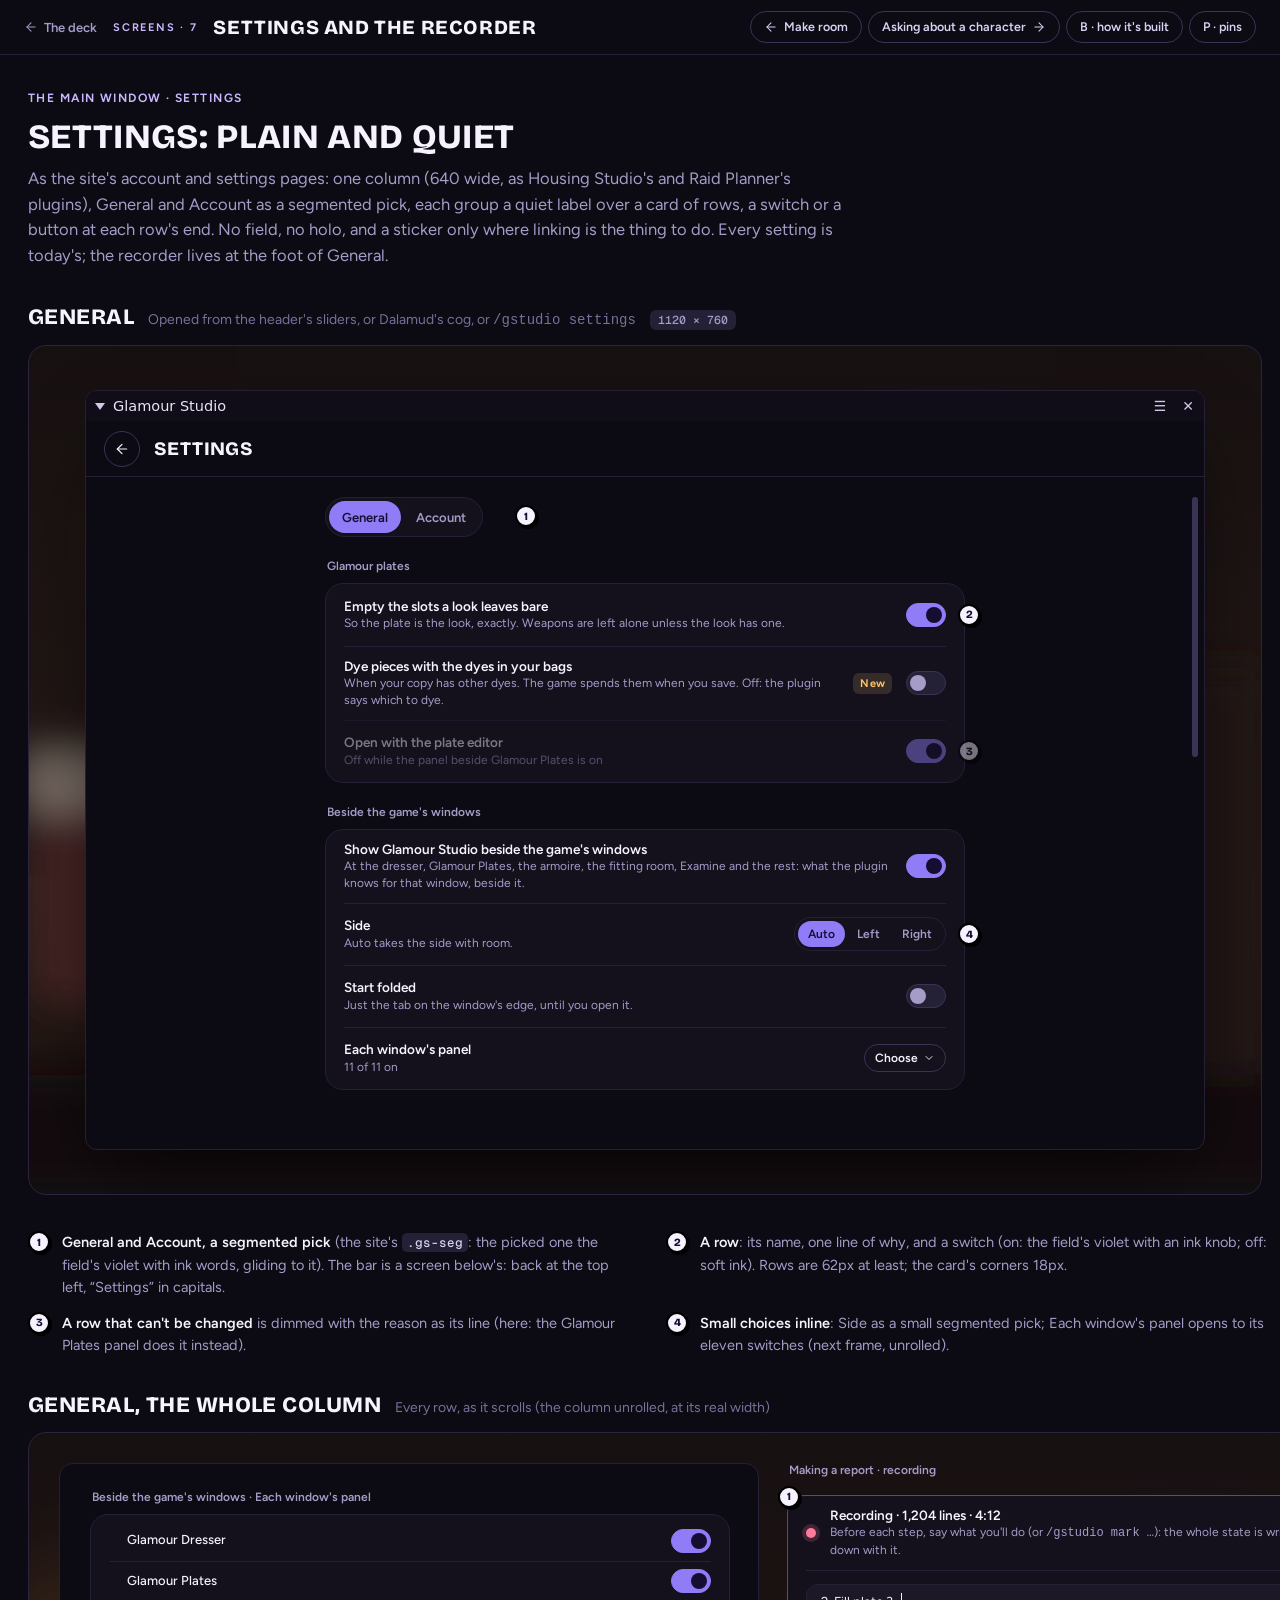
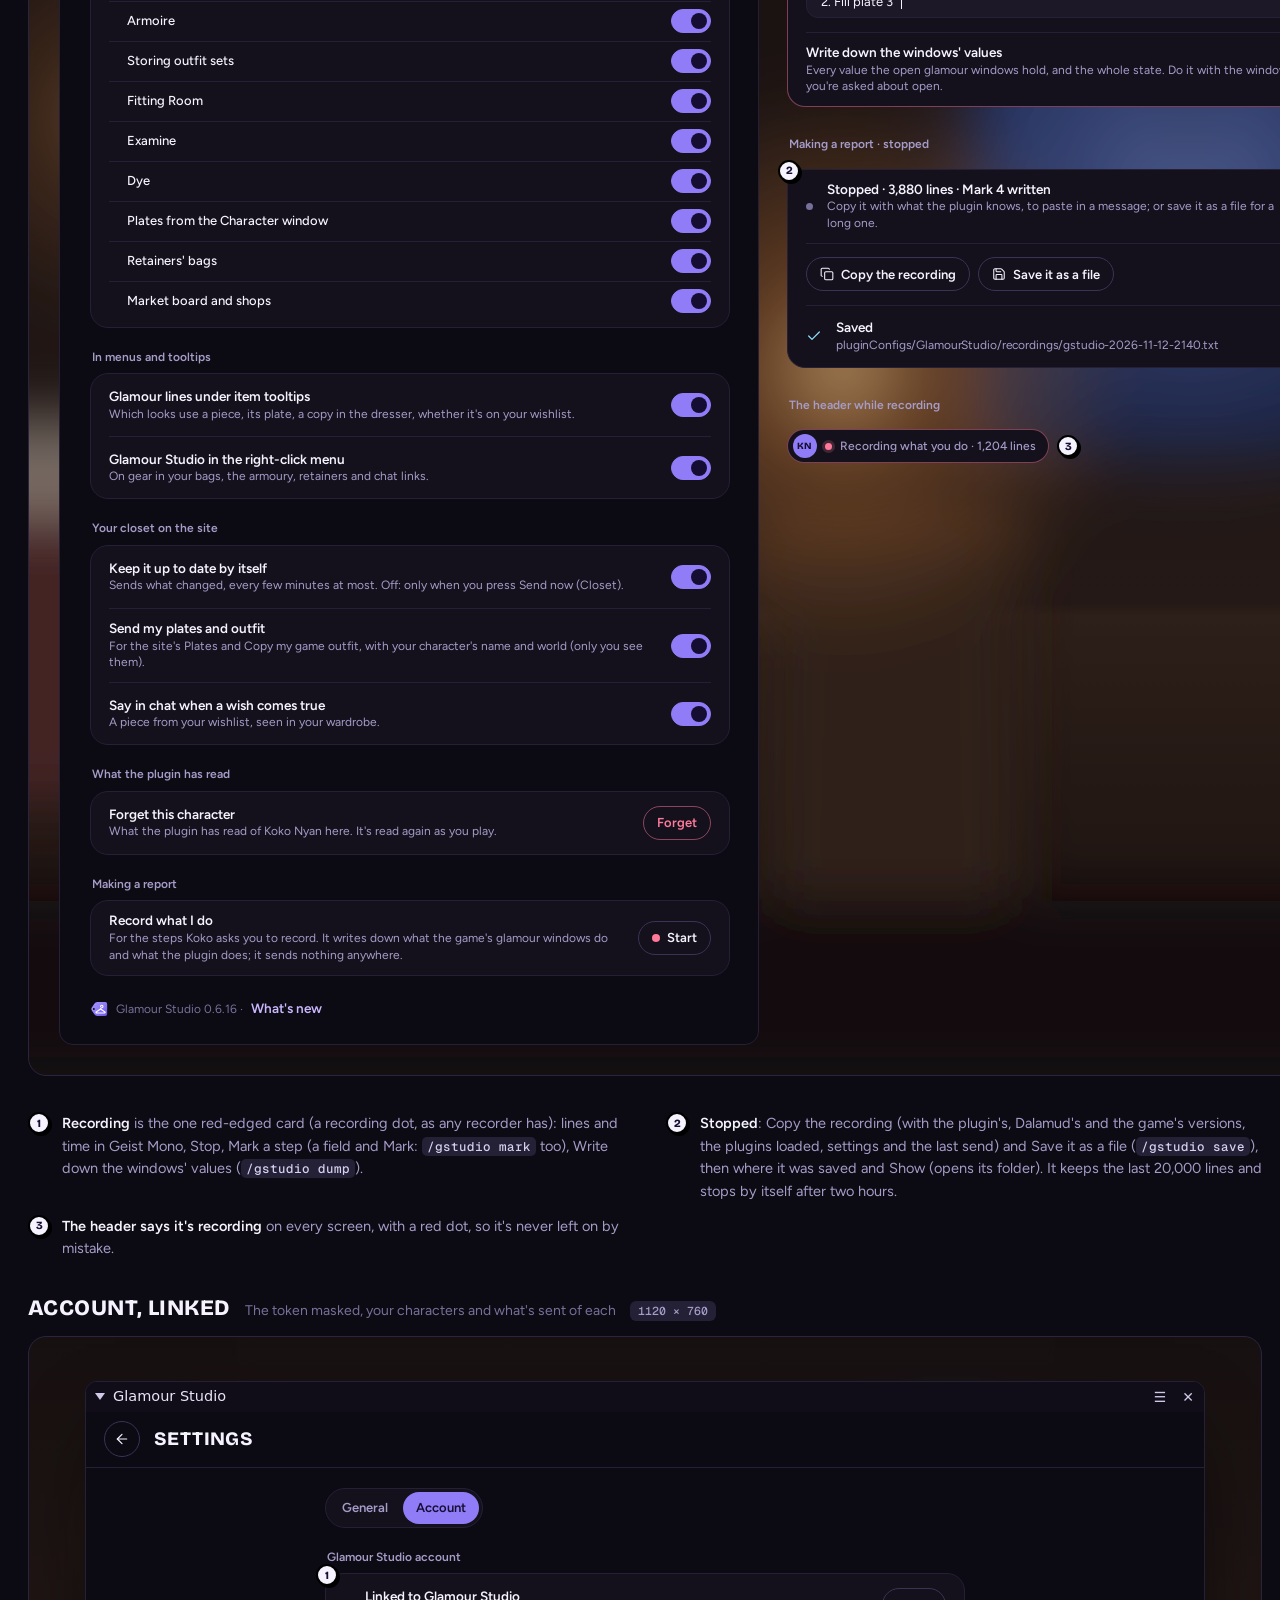
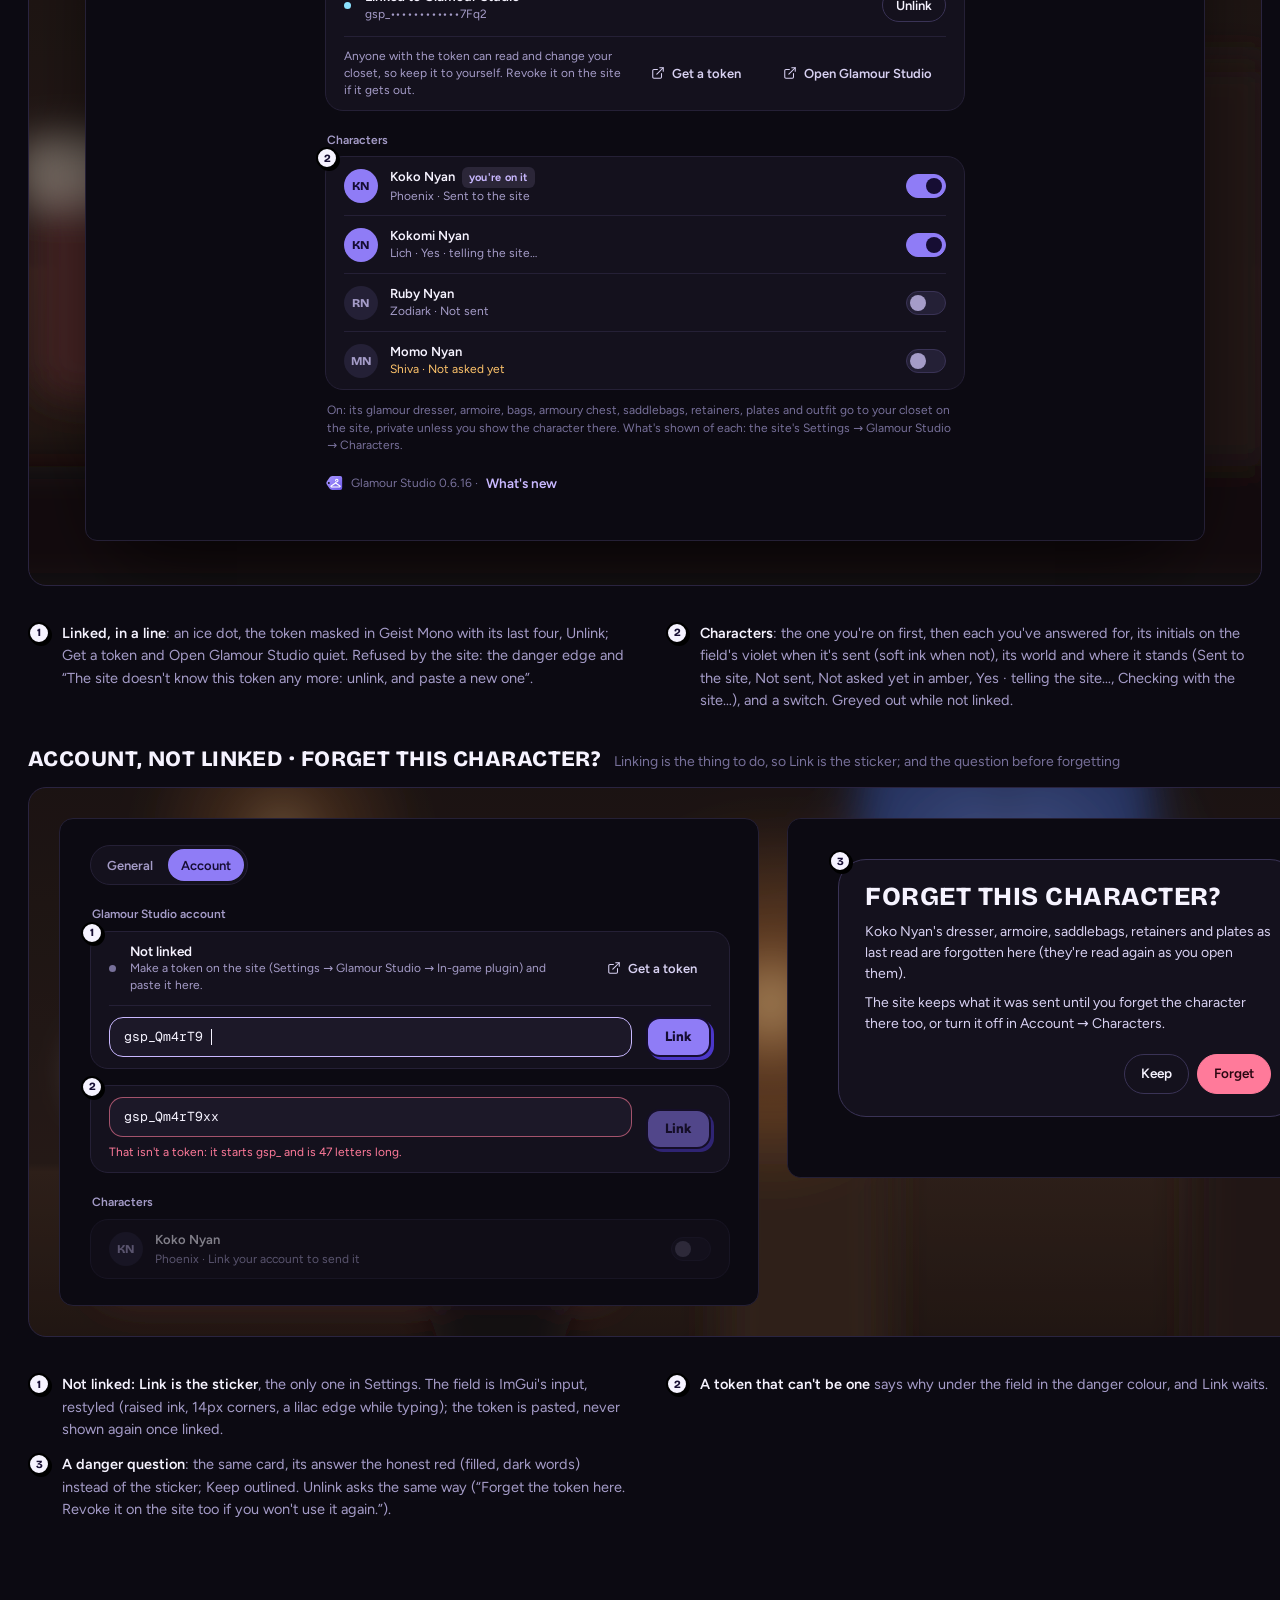
<file: docs/redesign/pages/settings.html>
<!doctype html>
<html lang="en">
  <head>
    <meta charset="utf-8" />
    <title>Settings and the recorder · Glamour Studio plugin redesign</title>
    <link rel="stylesheet" href="../assets/kit.css" />
    <script src="../assets/kit.js"></script>
    <style>
      .sv { position: absolute; inset: 0; overflow: hidden; padding: 20px 0; }
      .column { width: 640px; margin: 0 auto; display: grid; gap: 8px; align-content: start; }
      .grp { color: var(--muted); font: 600 12px/1.3 var(--sans); margin: 14px 2px 0; }
      .rows { padding: 0 18px; }
      .srow { position: relative; display: flex; gap: 14px; align-items: center; min-height: 62px; padding: 11px 0; border-top: 1px solid var(--line); }
      .srow:first-child { border-top: 0; }
      .srow .tt { color: var(--ink); font: 600 13.5px/1.3 var(--sans); }
      .srow .ln { color: var(--muted); font: 400 12px/1.4 var(--sans); }
      .srow.sub { min-height: 40px; padding: 6px 0 6px 18px; }
      .srow.sub .tt { font-weight: 500; font-size: 13px; }
      .srow.dis { opacity: .45; }
      .unrolled { width: 700px; padding: 26px 30px; border: 1px solid var(--line); border-radius: 14px; background: var(--ground); }
      .unrolled .column { width: 640px; }
      .char { display: flex; gap: 12px; align-items: center; min-height: 58px; border-top: 1px solid var(--line); }
      .char:first-child { border-top: 0; }
      .rec-dot { width: 10px; height: 10px; border-radius: 50%; background: var(--danger); box-shadow: 0 0 0 4px rgb(255 122 154 / .18); flex: none; }
    </style>
  </head>
  <body>
    <div class="mock-head">
      <a class="back" href="../index.html#screens"><i data-i="arrow-left" class="s14"></i>The deck</a>
      <span class="where">Screens · 7</span>
      <h1>Settings and the recorder</h1>
      <div class="end">
        <a href="make-room.html"><i data-i="arrow-left" class="s14"></i>Make room</a>
        <a href="characters.html">Asking about a character<i data-i="arrow-right" class="s14"></i></a>
        <button data-toggle="build">B · how it's built</button>
        <button data-toggle="pins">P · pins</button>
      </div>
    </div>

    <div class="mock-wrap">
      <div class="mock-intro">
        <span class="eyebrow-d">The main window · Settings</span>
        <h2>Settings: plain and quiet</h2>
        <p>
          As the site's account and settings pages: one column (640 wide, as Housing Studio's and Raid Planner's plugins),
          General and Account as a segmented pick, each group a quiet label over a card of rows, a switch or a button at
          each row's end. No field, no holo, and a sticker only where linking is the thing to do. Every setting is
          today's; the recorder lives at the foot of General.
        </p>
      </div>

      <!-- ───────── 1 · General ───────── -->
      <div class="frame-cap">
        <h2>General</h2>
        <p>Opened from the header's sliders, or Dalamud's cog, or <code>/gstudio settings</code></p>
        <span class="size">1120 × 760</span>
      </div>
      <div class="stage">
        <div class="win" style="width: 1120px; height: 760px" data-back="Back" data-head="Settings" data-noref data-nosettings>
          <div class="body">
            <div class="sv">
              <div class="column">
                <div class="row rel"><span class="seg"><span class="on">General</span><span>Account</span></span><span class="pin tr" style="right: auto; left: 190px; top: 8px">1</span></div>
                <div class="grp">Glamour plates</div>
                <div class="card rows">
                  <div class="srow"><div class="grow"><div class="tt">Empty the slots a look leaves bare</div><div class="ln">So the plate is the look, exactly. Weapons are left alone unless the look has one.</div></div><span class="switch on"></span><span class="pin mr" style="right: -34px">2</span></div>
                  <div class="srow"><div class="grow"><div class="tt">Dye pieces with the dyes in your bags</div><div class="ln">When your copy has other dyes. The game spends them when you save. Off: the plugin says which to dye.</div></div><span class="tag amber">New</span><span class="switch"></span></div>
                  <div class="srow dis"><div class="grow"><div class="tt">Open with the plate editor</div><div class="ln">Off while the panel beside Glamour Plates is on</div></div><span class="switch on"></span><span class="pin mr" style="right: -34px">3</span></div>
                </div>
                <div class="grp">Beside the game's windows</div>
                <div class="card rows">
                  <div class="srow"><div class="grow"><div class="tt">Show Glamour Studio beside the game's windows</div><div class="ln">At the dresser, Glamour Plates, the armoire, the fitting room, Examine and the rest: what the plugin knows for that window, beside it.</div></div><span class="switch on"></span></div>
                  <div class="srow"><div class="grow"><div class="tt">Side</div><div class="ln">Auto takes the side with room.</div></div><span class="seg sm"><span class="on">Auto</span><span>Left</span><span>Right</span></span><span class="pin mr" style="right: -34px">4</span></div>
                  <div class="srow"><div class="grow"><div class="tt">Start folded</div><div class="ln">Just the tab on the window's edge, until you open it.</div></div><span class="switch"></span></div>
                  <div class="srow"><div class="grow"><div class="tt">Each window's panel</div><div class="ln">11 of 11 on</div></div><span class="btn xs">Choose<i data-i="chev-d" class="s12"></i></span></div>
                </div>
              </div>
              <span class="scrollbar" style="top: 20px; height: 260px; right: 6px"></span>
            </div>
          </div>
        </div>
      </div>
      <ol class="notes">
        <li><span class="pin">1</span><span><b>General and Account, a segmented pick</b> (the site's <code>.gs-seg</code>: the picked one the field's violet with ink words, gliding to it). The bar is a screen below's: back at the top left, “Settings” in capitals.</span></li>
        <li><span class="pin">2</span><span><b>A row</b>: its name, one line of why, and a switch (on: the field's violet with an ink knob; off: soft ink). Rows are 62px at least; the card's corners 18px.</span></li>
        <li><span class="pin">3</span><span><b>A row that can't be changed</b> is dimmed with the reason as its line (here: the Glamour Plates panel does it instead).</span></li>
        <li><span class="pin">4</span><span><b>Small choices inline</b>: Side as a small segmented pick; Each window's panel opens to its eleven switches (next frame, unrolled).</span></li>
      </ol>

      <!-- ───────── 2 · General, unrolled ───────── -->
      <div class="frame-cap">
        <h2>General, the whole column</h2>
        <p>Every row, as it scrolls (the column unrolled, at its real width)</p>
      </div>
      <div class="stage free" style="padding: 30px; display: flex; gap: 28px; align-items: flex-start">
        <div class="unrolled">
          <div class="column">
            <div class="grp" style="margin-top: 0">Beside the game's windows · Each window's panel</div>
            <div class="card rows" style="padding: 6px 18px">
              <div class="srow sub"><span class="grow tt">Glamour Dresser</span><span class="switch on"></span></div>
              <div class="srow sub"><span class="grow tt">Glamour Plates</span><span class="switch on"></span></div>
              <div class="srow sub"><span class="grow tt">Armoire</span><span class="switch on"></span></div>
              <div class="srow sub"><span class="grow tt">Storing outfit sets</span><span class="switch on"></span></div>
              <div class="srow sub"><span class="grow tt">Fitting Room</span><span class="switch on"></span></div>
              <div class="srow sub"><span class="grow tt">Examine</span><span class="switch on"></span></div>
              <div class="srow sub"><span class="grow tt">Dye</span><span class="switch on"></span></div>
              <div class="srow sub"><span class="grow tt">Plates from the Character window</span><span class="switch on"></span></div>
              <div class="srow sub"><span class="grow tt">Retainers' bags</span><span class="switch on"></span></div>
              <div class="srow sub"><span class="grow tt">Market board and shops</span><span class="switch on"></span></div>
            </div>
            <div class="grp">In menus and tooltips</div>
            <div class="card rows">
              <div class="srow"><div class="grow"><div class="tt">Glamour lines under item tooltips</div><div class="ln">Which looks use a piece, its plate, a copy in the dresser, whether it's on your wishlist.</div></div><span class="switch on"></span></div>
              <div class="srow"><div class="grow"><div class="tt">Glamour Studio in the right-click menu</div><div class="ln">On gear in your bags, the armoury, retainers and chat links.</div></div><span class="switch on"></span></div>
            </div>
            <div class="grp">Your closet on the site</div>
            <div class="card rows">
              <div class="srow"><div class="grow"><div class="tt">Keep it up to date by itself</div><div class="ln">Sends what changed, every few minutes at most. Off: only when you press Send now (Closet).</div></div><span class="switch on"></span></div>
              <div class="srow"><div class="grow"><div class="tt">Send my plates and outfit</div><div class="ln">For the site's Plates and Copy my game outfit, with your character's name and world (only you see them).</div></div><span class="switch on"></span></div>
              <div class="srow"><div class="grow"><div class="tt">Say in chat when a wish comes true</div><div class="ln">A piece from your wishlist, seen in your wardrobe.</div></div><span class="switch on"></span></div>
            </div>
            <div class="grp">What the plugin has read</div>
            <div class="card rows">
              <div class="srow"><div class="grow"><div class="tt">Forget this character</div><div class="ln">What the plugin has read of Koko Nyan here. It's read again as you play.</div></div><span class="btn sm danger">Forget</span></div>
            </div>
            <div class="grp">Making a report</div>
            <div class="card rows">
              <div class="srow"><div class="grow"><div class="tt">Record what I do</div><div class="ln">For the steps Koko asks you to record. It writes down what the game's glamour windows do and what the plugin does; it sends nothing anywhere.</div></div><span class="btn sm"><span class="rec-dot" style="width: 8px; height: 8px; box-shadow: none"></span>Start</span></div>
            </div>
            <div class="row mt16 t12 faint"><span class="logo s18"></span><span>Glamour Studio 0.6.16 · </span><span class="btn link t12">What's new</span></div>
          </div>
        </div>
        <div class="col g16" style="width: 640px">
          <div class="grp" style="margin-top: 0">Making a report · recording</div>
          <div class="card rows rel" style="border-color: rgb(255 122 154 / .45)">
            <div class="srow"><span class="rec-dot"></span><div class="grow"><div class="tt">Recording · 1,204 lines · 4:12</div><div class="ln">Before each step, say what you'll do (or <code>/gstudio mark …</code>): the whole state is written down with it.</div></div><span class="btn sm"><i data-i="stop" class="s14"></i>Stop</span></div>
            <div class="srow"><div class="grow row g8"><span class="input sm grow"><span>2. Fill plate 3</span><span class="caret" style="margin-left: 0"></span></span><span class="btn sm">Mark</span></div></div>
            <div class="srow"><div class="grow"><div class="tt">Write down the windows' values</div><div class="ln">Every value the open glamour windows hold, and the whole state. Do it with the window you're asked about open.</div></div><span class="btn sm">Write down</span></div>
            <span class="pin tl">1</span>
          </div>
          <div class="grp">Making a report · stopped</div>
          <div class="card rows rel">
            <div class="srow"><span class="dot no"></span><div class="grow"><div class="tt">Stopped · 3,880 lines · Mark 4 written</div><div class="ln">Copy it with what the plugin knows, to paste in a message; or save it as a file for a long one.</div></div><span class="btn sm"><i data-i="play" class="s14"></i>Start again</span></div>
            <div class="srow"><div class="grow row g8"><span class="btn sm"><i data-i="copy" class="s14"></i>Copy the recording</span><span class="btn sm"><i data-i="save" class="s14"></i>Save it as a file</span></div></div>
            <div class="srow"><i data-i="check" class="s16 c-ice"></i><div class="grow"><div class="tt">Saved</div><div class="ln num">pluginConfigs/GlamourStudio/recordings/gstudio-2026-11-12-2140.txt</div></div><span class="btn sm quiet"><i data-i="folder" class="s14"></i>Show</span></div>
            <span class="pin tl">2</span>
          </div>
          <div class="grp">The header while recording</div>
          <div class="row"><span class="who rec"><span class="face">KN</span><span class="dot rec"></span><span class="st">Recording what you do · 1,204 lines</span></span><span class="pin">3</span></div>
        </div>
      </div>
      <ol class="notes">
        <li><span class="pin">1</span><span><b>Recording</b> is the one red-edged card (a recording dot, as any recorder has): lines and time in Geist Mono, Stop, Mark a step (a field and Mark: <code>/gstudio mark</code> too), Write down the windows' values (<code>/gstudio dump</code>).</span></li>
        <li><span class="pin">2</span><span><b>Stopped</b>: Copy the recording (with the plugin's, Dalamud's and the game's versions, the plugins loaded, settings and the last send) and Save it as a file (<code>/gstudio save</code>), then where it was saved and Show (opens its folder). It keeps the last 20,000 lines and stops by itself after two hours.</span></li>
        <li><span class="pin">3</span><span><b>The header says it's recording</b> on every screen, with a red dot, so it's never left on by mistake.</span></li>
      </ol>

      <!-- ───────── 3 · Account, linked ───────── -->
      <div class="frame-cap">
        <h2>Account, linked</h2>
        <p>The token masked, your characters and what's sent of each</p>
        <span class="size">1120 × 760</span>
      </div>
      <div class="stage">
        <div class="win" style="width: 1120px; height: 760px" data-back="Back" data-head="Settings" data-noref data-nosettings>
          <div class="body">
            <div class="sv">
              <div class="column">
                <div class="row"><span class="seg"><span>General</span><span class="on">Account</span></span></div>
                <div class="grp">Glamour Studio account</div>
                <div class="card rows rel">
                  <div class="srow"><span class="dot"></span><div class="grow"><div class="tt">Linked to Glamour Studio</div><div class="ln num">gsp_••••••••••••7Fq2</div></div><span class="btn sm">Unlink</span></div>
                  <div class="srow"><div class="grow"><div class="ln">Anyone with the token can read and change your closet, so keep it to yourself. Revoke it on the site if it gets out.</div></div><span class="btn sm quiet"><i data-i="ext" class="s14"></i>Get a token</span><span class="btn sm quiet"><i data-i="ext" class="s14"></i>Open Glamour Studio</span></div>
                  <span class="pin tl">1</span>
                </div>
                <div class="grp">Characters</div>
                <div class="card rows rel">
                  <div class="char"><span class="face l">KN</span><div class="grow"><div class="tt ink b6 t13">Koko Nyan <span class="tag ink" style="margin-left: 4px">you're on it</span></div><div class="t12 muted">Phoenix · Sent to the site</div></div><span class="switch on"></span></div>
                  <div class="char"><span class="face l">KN</span><div class="grow"><div class="ink b6 t13">Kokomi Nyan</div><div class="t12 muted">Lich · Yes · telling the site…</div></div><span class="switch on"></span></div>
                  <div class="char"><span class="face l off">RN</span><div class="grow"><div class="ink b6 t13">Ruby Nyan</div><div class="t12 muted">Zodiark · Not sent</div></div><span class="switch"></span></div>
                  <div class="char"><span class="face l off">MN</span><div class="grow"><div class="ink b6 t13">Momo Nyan</div><div class="t12 c-amber">Shiva · Not asked yet</div></div><span class="switch"></span></div>
                  <span class="pin tl">2</span>
                </div>
                <span class="t12 faint" style="margin: 4px 2px">On: its glamour dresser, armoire, bags, armoury chest, saddlebags, retainers, plates and outfit go to your closet on the site, private unless you show the character there. What's shown of each: the site's Settings → Glamour Studio → Characters.</span>
                <div class="row mt8 t12 faint"><span class="logo s18"></span><span>Glamour Studio 0.6.16 · </span><span class="btn link t12">What's new</span></div>
              </div>
            </div>
          </div>
        </div>
      </div>
      <ol class="notes">
        <li><span class="pin">1</span><span><b>Linked, in a line</b>: an ice dot, the token masked in Geist Mono with its last four, Unlink; Get a token and Open Glamour Studio quiet. Refused by the site: the danger edge and “The site doesn't know this token any more: unlink, and paste a new one”.</span></li>
        <li><span class="pin">2</span><span><b>Characters</b>: the one you're on first, then each you've answered for, its initials on the field's violet when it's sent (soft ink when not), its world and where it stands (Sent to the site, Not sent, Not asked yet in amber, Yes · telling the site…, Checking with the site…), and a switch. Greyed out while not linked.</span></li>
      </ol>

      <!-- ───────── 4 · Account, not linked; forget ───────── -->
      <div class="frame-cap">
        <h2>Account, not linked · Forget this character?</h2>
        <p>Linking is the thing to do, so Link is the sticker; and the question before forgetting</p>
      </div>
      <div class="stage free" style="padding: 30px; display: flex; gap: 28px; align-items: flex-start">
        <div class="unrolled">
          <div class="column">
            <div class="row"><span class="seg"><span>General</span><span class="on">Account</span></span></div>
            <div class="grp">Glamour Studio account</div>
            <div class="card rows rel">
              <div class="srow"><span class="dot no"></span><div class="grow"><div class="tt">Not linked</div><div class="ln">Make a token on the site (Settings → Glamour Studio → In-game plugin) and paste it here.</div></div><span class="btn sm quiet"><i data-i="ext" class="s14"></i>Get a token</span></div>
              <div class="srow"><div class="grow col g6"><span class="input focus"><span class="num t13">gsp_Qm4rT9</span><span class="caret" style="margin-left: 0"></span></span></div><span class="sticker">Link</span></div>
              <span class="pin tl">1</span>
            </div>
            <div class="card rows rel mt8">
              <div class="srow"><div class="grow col g6"><span class="input bad"><span class="num t13">gsp_Qm4rT9xx</span></span><span class="t12 c-danger">That isn't a token: it starts gsp_ and is 47 letters long.</span></div><span class="sticker off">Link</span></div>
              <span class="pin tl">2</span>
            </div>
            <div class="grp">Characters</div>
            <div class="card rows" style="opacity: .5">
              <div class="char"><span class="face l off">KN</span><div class="grow"><div class="ink b6 t13">Koko Nyan</div><div class="t12 muted">Phoenix · Link your account to send it</div></div><span class="switch off"></span></div>
            </div>
          </div>
        </div>
        <div class="rel" style="width: 560px; height: 360px; border-radius: 14px; overflow: hidden; border: 1px solid var(--line); background: var(--ground)">
          <div class="scrim" style="z-index: 1"></div>
          <div class="dialog" style="left: 50px; top: 40px; width: 460px; z-index: 2">
            <h3 class="d d26">Forget this character?</h3>
            <p class="mt10">Koko Nyan's dresser, armoire, saddlebags, retainers and plates as last read are forgotten here (they're read again as you open them).</p>
            <p class="mt8 t13 muted">The site keeps what it was sent until you forget the character there too, or turn it off in Account → Characters.</p>
            <div class="foot"><span class="btn">Keep</span><span class="btn danger" style="background: var(--danger); color: #2a0711; border-color: var(--danger)">Forget</span></div>
            <span class="pin tl">3</span>
          </div>
        </div>
      </div>
      <ol class="notes">
        <li><span class="pin">1</span><span><b>Not linked: Link is the sticker</b>, the only one in Settings. The field is ImGui's input, restyled (raised ink, 14px corners, a lilac edge while typing); the token is pasted, never shown again once linked.</span></li>
        <li><span class="pin">2</span><span><b>A token that can't be one</b> says why under the field in the danger colour, and Link waits.</span></li>
        <li><span class="pin">3</span><span><b>A danger question</b>: the same card, its answer the honest red (filled, dark words) instead of the sticker; Keep outlined. Unlink asks the same way (“Forget the token here. Revoke it on the site too if you won't use it again.”).</span></li>
      </ol>
    </div>
  </body>
</html>
</file>
<file: docs/redesign/assets/kit.css>
/*
 * Glamour Studio plugin redesign: "Character Sheet" in the game. The mock-up's one stylesheet:
 * the tokens (as the C# Palette would hold them), the plugin's Kit drawn in CSS at its real
 * pixel sizes (100% scale), and the deck's own frames (the backdrop, pins, notes).
 *
 * Everything inside .win and .pane is meant to be drawable with ImGui: filled and stroked
 * rounded rectangles, lines, circles, polygons, text in bundled fonts at fixed sizes, textures,
 * clipping and scrolling children. Where CSS does something ImGui can't (blur, soft shadows,
 * gradients), it's only in the deck's frames (.stage backdrops, .deck parts), never in the UI.
 */

@font-face {
  font-family: 'GS Display';
  font-weight: 800;
  src: url('fonts/bricolage-grotesque.woff2') format('woff2-variations');
}
@font-face {
  font-family: 'GS Hand';
  font-weight: 300 800;
  src: url('fonts/shantell-sans.woff2') format('woff2-variations');
}
@font-face {
  font-family: 'GS Sans';
  font-weight: 300 900;
  src: url('fonts/figtree.woff2') format('woff2-variations');
}
@font-face {
  font-family: 'GS Mono';
  font-weight: 400;
  src: url('fonts/geist-mono-400.woff2') format('woff2');
}
@font-face {
  font-family: 'GS Mono';
  font-weight: 500;
  src: url('fonts/geist-mono-500.woff2') format('woff2');
}

:root {
  color-scheme: dark;
  /* Ink: the studio (Palette.Ground, Ground2, Card, Raised, Soft). */
  --ground: #0c0a12;
  --ground-2: #100d18;
  --card: #14111d;
  --raised: #1c1828;
  --soft: #242036;
  /* Hairlines, opaque (Palette.Line, LineStrong). */
  --line: #252036;
  --line-strong: #3a3356;
  /* Words on ink (Palette.Ink, Body, Muted, Faint). */
  --ink: #f6f3ff;
  --body: #d8d1f2;
  --muted: #a59cc8;
  --faint: #77709a;
  /* The field (Palette.Field, FieldHi, FieldDeep, FieldTone, OnField, OnField2). */
  --field: #8f7cf6;
  --field-hi: #a897ff;
  --field-deep: #6a55e6;
  --field-tone: #7f6bf0;
  --on-field: #160d33;
  --on-field-2: #2d1f66;
  /* Lilac: where you are, words and rings on the ink (Palette.Accent). */
  --accent: #c9b8ff;
  --accent-soft: rgb(201 184 255 / 0.12);
  --accent-line: rgb(201 184 255 / 0.4);
  /* What you have: owned ice, missing pink, starred lavender; amber to see to; danger. */
  --ice: #8ce2ff;
  --ice-soft: rgb(140 226 255 / 0.13);
  --pink: #f5a3dc;
  --pink-soft: rgb(245 163 220 / 0.13);
  --pink-row: rgb(245 163 220 / 0.07);
  --star: #c9b8ff;
  --star-soft: rgb(201 184 255 / 0.13);
  --amber: #ffc46b;
  --amber-soft: rgb(255 196 107 / 0.14);
  --danger: #ff7a9a;
  --danger-soft: rgb(255 122 154 / 0.12);
  /* The sticker (Palette.StickerShadow): a block of deep violet on the ink, black on the field. */
  --sticker-shadow: #4b37c9;
  --sticker-edge: #160d33;
  /* Holo: a texture (holo.png), never a CSS gradient in the UI. */
  --holo: url('holo.svg') 0 0 / 220px 220px;

  --display: 'GS Display', 'Arial Black', sans-serif;
  --hand: 'GS Hand', 'Comic Sans MS', cursive;
  --sans: 'GS Sans', system-ui, sans-serif;
  --mono: 'GS Mono', ui-monospace, monospace;
  --dalamud: 'Segoe UI', 'Noto Sans', system-ui, sans-serif;
}

* {
  box-sizing: border-box;
}
body {
  margin: 0;
  background: var(--ground);
  color: var(--body);
  font: 400 15px/1.55 var(--sans);
  -webkit-font-smoothing: antialiased;
}
h1,
h2,
h3,
h4,
p,
ol,
ul {
  margin: 0;
}
ul,
ol {
  padding: 0;
}
a {
  color: inherit;
  text-decoration: none;
}
svg.i {
  display: inline-block;
  flex: none;
  width: 16px;
  height: 16px;
  vertical-align: -3px;
  fill: none;
  stroke: currentColor;
  stroke-width: 1.8;
  stroke-linecap: round;
  stroke-linejoin: round;
}
svg.i.s12 { width: 12px; height: 12px; }
svg.i.s14 { width: 14px; height: 14px; }
svg.i.s18 { width: 18px; height: 18px; }
svg.i.s20 { width: 20px; height: 20px; }
svg.i.s24 { width: 24px; height: 24px; }
svg.i.fill { fill: currentColor; }

/* ───────────────────────── The deck: pages round the screens ───────────────────────── */

.mock-head {
  position: sticky;
  top: 0;
  z-index: 90;
  display: flex;
  align-items: center;
  gap: 16px;
  padding: 11px 24px;
  border-bottom: 1px solid var(--line);
  background: var(--ground);
}
.mock-head .back {
  display: inline-flex;
  align-items: center;
  gap: 6px;
  color: var(--muted);
  font: 600 13px/1 var(--sans);
}
.mock-head .back:hover { color: var(--ink); }
.mock-head .where {
  color: var(--accent);
  font: 650 11px/1 var(--sans);
  letter-spacing: 0.16em;
  text-transform: uppercase;
}
.mock-head h1 {
  color: var(--ink);
  font: 800 20px/1 var(--display);
  letter-spacing: 0.03em;
  text-transform: uppercase;
}
.mock-head .end {
  display: flex;
  gap: 6px;
  margin-left: auto;
}
.mock-head .end a,
.mock-head .end button {
  display: inline-flex;
  align-items: center;
  gap: 6px;
  height: 32px;
  padding: 0 13px;
  border: 1px solid var(--line-strong);
  border-radius: 999px;
  background: none;
  color: var(--body);
  font: 600 12.5px/1 var(--sans);
  cursor: pointer;
}
.mock-head .end button.on {
  border-color: var(--amber);
  color: var(--amber);
}
.mock-wrap {
  display: grid;
  gap: 36px;
  max-width: 1560px;
  margin: 0 auto;
  padding: 36px 28px 80px;
}
.mock-intro {
  display: grid;
  gap: 12px;
  max-width: 900px;
}
.mock-intro .eyebrow-d {
  color: var(--accent);
  font: 650 12px/1.3 var(--sans);
  letter-spacing: 0.12em;
  text-transform: uppercase;
}
.mock-intro h2 {
  color: var(--ink);
  font: 800 34px/1.05 var(--display);
  letter-spacing: 0.01em;
  text-transform: uppercase;
}
.mock-intro p {
  max-width: 820px;
  color: var(--muted);
  font-size: 16.5px;
  text-wrap: pretty;
}
.frame-cap {
  display: flex;
  flex-wrap: wrap;
  gap: 4px 14px;
  align-items: baseline;
  margin-bottom: -22px;
}
.frame-cap h2 {
  color: var(--ink);
  font: 800 22px/1.1 var(--display);
  letter-spacing: 0.02em;
  text-transform: uppercase;
}
.frame-cap p {
  color: var(--faint);
  font-size: 14px;
}
.frame-cap .size {
  padding: 2px 8px;
  border-radius: 6px;
  background: var(--soft);
  color: var(--muted);
  font: 500 11.5px/1.4 var(--mono);
}

/* The game round a window: a softly blurred scene (context only, not the design). */
.stage {
  position: relative;
  overflow: hidden;
  width: max-content;
  max-width: 100%;
  padding: 44px 56px;
  border: 1px solid #2a2440;
  border-radius: 18px;
  background: #1b1310 url('backdrop-inn.svg') center / cover;
}
.stage.city { background-image: url('backdrop-city.svg'); }
.stage.free { padding: 0; }
.stage.flexrow {
  display: flex;
  gap: 40px;
  align-items: flex-start;
}
.stage-row {
  display: flex;
  flex-wrap: wrap;
  gap: 28px;
  align-items: flex-start;
}

/* The pins: a note's number on the screen and in the notes under it. P hides them. */
.pin {
  z-index: 70;
  display: inline-grid;
  flex: none;
  place-items: center;
  width: 22px;
  height: 22px;
  border: 2px solid #000;
  border-radius: 50%;
  background: var(--ink);
  box-shadow: 2px 2px 0 #000;
  color: var(--on-field);
  font: 800 11px/1 var(--display);
  vertical-align: middle;
}
.pin.abs { position: absolute; }
.pin.tl { position: absolute; top: -10px; left: -10px; }
.pin.tr { position: absolute; top: -10px; right: -10px; }
.pin.bl { position: absolute; bottom: -10px; left: -10px; }
.pin.ml { position: absolute; top: 50%; left: -11px; margin-top: -11px; }
.pin.mr { position: absolute; top: 50%; right: -11px; margin-top: -11px; }
.no-pins .win .pin,
.no-pins .pane .pin,
.no-pins .stage .pin { display: none; }
.notes {
  display: grid;
  grid-template-columns: repeat(2, minmax(0, 1fr));
  gap: 13px 36px;
  max-width: 1240px;
  list-style: none;
}
.notes li {
  display: flex;
  gap: 12px;
  align-items: flex-start;
  color: var(--muted);
  font-size: 14.5px;
  line-height: 1.55;
}
.notes li b { color: var(--ink); font-weight: 600; }
.notes code,
.mock-intro code,
.sheet code {
  padding: 1px 5px;
  border-radius: 5px;
  background: var(--soft);
  color: var(--body);
  font: 500 12.5px/1.4 var(--mono);
}

/* How it's built (B): what's a texture and what's drawn. */
.show-build [data-build] {
  outline: 1px dashed var(--amber);
  outline-offset: 1px;
}
.show-build [data-build]::after {
  content: attr(data-build);
  position: absolute;
  z-index: 80;
  top: -9px;
  left: 4px;
  padding: 1px 5px;
  border-radius: 4px;
  background: var(--amber);
  color: #241500;
  font: 700 9.5px/1.3 var(--mono);
  white-space: nowrap;
  pointer-events: none;
}
[data-build] { position: relative; }

/* ───────────────────────── Dalamud's window ───────────────────────── */

.win {
  position: relative;
  display: flex;
  flex-direction: column;
  flex: none;
  overflow: hidden;
  border: 1px solid var(--line);
  border-radius: 12px;
  background: var(--ground);
  box-shadow: 0 30px 80px -30px rgb(0 0 0 / 0.9); /* the deck's shadow, not the plugin's */
  color: var(--body);
  font: 400 14px/1.45 var(--sans);
}
.win > .tb {
  display: flex;
  flex: none;
  gap: 8px;
  align-items: center;
  height: 30px;
  padding: 0 6px 0 9px;
  background: var(--ground-2);
  color: #e8e3f6;
  font: 400 14.5px/1 var(--dalamud);
}
.win > .tb .tri {
  width: 0;
  height: 0;
  border-top: 7px solid #cfc8e6;
  border-right: 5px solid transparent;
  border-left: 5px solid transparent;
}
.win > .tb .t { flex: 1; }
.win > .tb .db {
  display: grid;
  place-items: center;
  width: 20px;
  height: 20px;
  border-radius: 50%;
  color: #cfc8e6;
  font: 400 14px/1 var(--dalamud);
}
.win > .tb .db:hover { background: #2b2540; }
.win > .body {
  position: relative;
  flex: 1;
  min-height: 0;
  overflow: hidden;
}
.win .scroll {
  overflow: hidden;
}
.scrollbar {
  position: absolute;
  top: 6px;
  right: 3px;
  width: 6px;
  border-radius: 99px;
  background: var(--line-strong);
}

/* ───────────────────────── The plugin's header bar ───────────────────────── */

.bar {
  position: relative;
  display: flex;
  flex: none;
  gap: 2px;
  align-items: center;
  height: 56px;
  padding: 0 14px 0 18px;
  border-bottom: 1px solid var(--line);
}
.brand {
  display: flex;
  gap: 10px;
  align-items: center;
  margin-right: 4px;
  color: var(--ink);
  font: 800 15px/1 var(--display);
  letter-spacing: 0.04em;
  text-transform: uppercase;
  white-space: nowrap;
}
.logo {
  display: block;
  flex: none;
  width: 30px;
  height: 30px;
  background: url('logo.svg') center / contain no-repeat;
}
.logo.s18 { width: 18px; height: 18px; }
.logo.s22 { width: 22px; height: 22px; }
.logo.s48 { width: 48px; height: 48px; }
.logo.s96 { width: 96px; height: 96px; }
.bar .slash {
  margin: 0 8px 0 6px;
  color: var(--faint);
  font: 400 16px/1 var(--sans);
}
.place {
  position: relative;
  display: inline-flex;
  gap: 7px;
  align-items: center;
  height: 56px;
  padding: 0 9px;
  color: var(--muted);
  font: 600 13.5px/1 var(--sans);
  white-space: nowrap;
}
.place .n {
  color: var(--faint);
  font: 400 11px/1 var(--mono);
}
.place.on { color: var(--ink); }
.place.on > svg { color: var(--accent); }
.place.on .n { color: var(--accent); }
.place.on::after {
  content: '';
  position: absolute;
  right: 9px;
  bottom: -1px;
  left: 9px;
  height: 3px;
  border-radius: 3px 3px 0 0;
  background: var(--holo);
}
.place:hover:not(.on) { color: var(--body); }
.bar .end {
  display: flex;
  gap: 6px;
  align-items: center;
  margin-left: auto;
}
.bar .back-title {
  display: grid;
  gap: 3px;
  min-width: 0;
  margin-left: 12px;
}
.bar .back-title b {
  overflow: hidden;
  color: var(--ink);
  font: 800 19px/1.05 var(--display);
  letter-spacing: 0.02em;
  text-overflow: ellipsis;
  text-transform: uppercase;
  white-space: nowrap;
}

/* The status pill: who you are and what's going on (or what went wrong). */
.who {
  display: inline-flex;
  gap: 8px;
  align-items: center;
  height: 34px;
  max-width: 300px;
  padding: 0 12px 0 5px;
  border: 1px solid var(--line);
  border-radius: 999px;
  background: var(--card);
  color: var(--ink);
  font: 600 12.5px/1 var(--sans);
  white-space: nowrap;
}
.who .st {
  overflow: hidden;
  color: var(--muted);
  font-weight: 500;
  font-size: 12px;
  text-overflow: ellipsis;
}
.who.danger { border-color: rgb(255 122 154 / 0.45); }
.who.danger .st { color: var(--danger); }
.who.live { border-color: var(--accent-line); }
.who.rec { border-color: rgb(255 122 154 / 0.45); }
.face {
  display: inline-grid;
  flex: none;
  place-items: center;
  width: 24px;
  height: 24px;
  border-radius: 50%;
  background: var(--field);
  color: var(--on-field);
  font: 800 9.5px/1 var(--display);
  letter-spacing: 0.02em;
}
.face.l { width: 34px; height: 34px; font-size: 12px; }
.face.off { background: var(--soft); color: var(--muted); }
.dot {
  display: inline-block;
  flex: none;
  width: 7px;
  height: 7px;
  border-radius: 50%;
  background: var(--ice);
}
.dot.live { background: var(--accent); box-shadow: 0 0 0 3px rgb(201 184 255 / 0.18); }
.dot.rec { background: var(--danger); box-shadow: 0 0 0 3px rgb(255 122 154 / 0.2); }
.dot.no { background: var(--faint); }
.dot.danger { background: var(--danger); }
.dot.amber { background: var(--amber); }
.dot.pink { background: var(--pink); }

/* ───────────────────────── Type ───────────────────────── */

.d { color: var(--ink); font-family: var(--display); font-weight: 800; letter-spacing: 0.02em; text-transform: uppercase; line-height: 1.02; }
.d13 { font-size: 13px; }
.d15 { font-size: 15px; }
.d17 { font-size: 17px; }
.d20 { font-size: 20px; }
.d26 { font-size: 26px; }
.d34 { font-size: 34px; }
.d44 { font-size: 44px; }
.d56 { font-size: 56px; }
.stacked { text-shadow: 3px 3px 0 var(--field-deep), 5px 5px 0 #000; }
.eyebrow {
  display: inline-flex;
  gap: 6px;
  align-items: center;
  color: var(--accent);
  font: 650 11px/1.3 var(--sans);
  letter-spacing: 0.08em;
  text-transform: uppercase;
}
.eyebrow.faint { color: var(--faint); }
.hand { color: var(--accent); font: 560 15px/1.3 var(--hand); }
.hand.s13 { font-size: 13px; }
.hand.s18 { font-size: 18px; }
.num { font-family: var(--mono); font-weight: 400; letter-spacing: -0.01em; }
.num5 { font-family: var(--mono); font-weight: 500; }
.muted { color: var(--muted); }
.faint { color: var(--faint); }
.ink { color: var(--ink); }
.t11 { font-size: 11px; }
.t12 { font-size: 12px; }
.t13 { font-size: 13px; }
.t14 { font-size: 14px; }
.t15 { font-size: 15px; }
.b5 { font-weight: 500; }
.b6 { font-weight: 600; }
.b7 { font-weight: 700; }
.lh13 { line-height: 1.3; }
.ell { overflow: hidden; text-overflow: ellipsis; white-space: nowrap; }
.c-ice { color: var(--ice); }
.c-pink { color: var(--pink); }
.c-star { color: var(--star); }
.c-amber { color: var(--amber); }
.c-danger { color: var(--danger); }
.c-accent { color: var(--accent); }
.c-onfield { color: var(--on-field); }
.c-onfield2 { color: var(--on-field-2); }

/* ───────────────────────── Layout helpers ───────────────────────── */

.row { display: flex; gap: 8px; align-items: center; }
.row.top { align-items: flex-start; }
.row.base { align-items: baseline; }
.col { display: grid; grid-template-columns: minmax(0, 1fr); gap: 8px; align-content: start; }
.col > * { min-width: 0; }
.grow { flex: 1; min-width: 0; }
.g4 { gap: 4px; }
.g6 { gap: 6px; }
.g10 { gap: 10px; }
.g12 { gap: 12px; }
.g14 { gap: 14px; }
.g16 { gap: 16px; }
.g20 { gap: 20px; }
.wrap { flex-wrap: wrap; }
.end { margin-left: auto; }
.mt4 { margin-top: 4px; }
.mt6 { margin-top: 6px; }
.mt8 { margin-top: 8px; }
.mt10 { margin-top: 10px; }
.mt12 { margin-top: 12px; }
.mt16 { margin-top: 16px; }
.mt20 { margin-top: 20px; }
.rel { position: relative; }
.split {
  display: grid;
  height: 100%;
}
.page {
  position: absolute;
  inset: 0;
  overflow: hidden;
  padding: 20px 24px;
}
.side {
  border-left: 1px solid var(--line);
  background: var(--ground-2);
}
.hr { height: 1px; background: var(--line); }
.vr { width: 1px; align-self: stretch; background: var(--line); }

/* ───────────────────────── Surfaces ───────────────────────── */

.card {
  position: relative;
  border: 1px solid var(--line);
  border-radius: 18px;
  background: var(--card);
}
.card.raised { background: var(--raised); }
.card.pad { padding: 18px 20px; }
.card.pad-s { padding: 14px 16px; }
.card.dash { border-style: dashed; border-color: var(--line-strong); background: transparent; }
.card.lit { border-color: var(--accent-line); }
.card.warn { border-color: rgb(255 196 107 / 0.4); }
.card.bad { border-color: rgb(255 122 154 / 0.45); }
.panel-h {
  display: flex;
  gap: 10px;
  align-items: baseline;
  margin-bottom: 10px;
}
.panel-h .d { font-size: 17px; }
.panel-h .cnt { color: var(--faint); font: 400 12px/1 var(--mono); }
.panel-h .end { align-self: center; }

/* The field: a screen's one moment. Flat periwinkle (a filled rect), its floor a little deeper
   (AddRectFilledMultiColor), its page dotted (a tiled texture, dots.png). */
.field {
  position: relative;
  isolation: isolate;
  overflow: hidden;
  border-radius: 28px;
  background-color: var(--field);
  background-image:
    linear-gradient(transparent 62%, rgb(106 85 230 / 0.55)),
    radial-gradient(rgb(22 13 51 / 0.16) 1px, transparent 1.4px);
  background-size: 100% 100%, 14px 14px;
  color: var(--on-field);
  --sticker-shadow: #000;
  --sticker-edge: #000;
}
.field .eyebrow { color: var(--on-field); }
.field .d { color: var(--on-field); }
.field .muted { color: var(--on-field-2); }
.field .faint { color: var(--on-field-2); opacity: 0.85; }
.field .hand { color: var(--on-field); }
/* The echo: the name again, huge and tonal, behind (Bricolage 800 at 96px, field-tone). */
.echo {
  position: absolute;
  z-index: -1;
  inset: 0;
  overflow: hidden;
  color: var(--field-tone);
  font: 800 104px/0.92 var(--display);
  letter-spacing: 0.01em;
  text-transform: uppercase;
  white-space: nowrap;
  pointer-events: none;
}
.echo span { display: block; }
.echo.s72 { font-size: 72px; }
.echo.on-ink { color: #181424; }

/* A callout: an ink card on the field, a black edge and a hard black block (as the site's piece
   callouts on its stage). Inside it the ink's colours come back. */
.callout {
  position: relative;
  border: 2px solid #000;
  border-radius: 16px;
  background: var(--card);
  box-shadow: 4px 4px 0 #000;
  color: var(--body);
  padding: 12px 14px;
}
.field .callout .eyebrow { color: var(--accent); }
.field .callout .eyebrow.faint { color: var(--faint); }
.field .callout .d { color: var(--ink); }
.field .callout .muted { color: var(--muted); }
.field .callout .faint { color: var(--faint); opacity: 1; }
.field .callout .it.empty { border-color: var(--line-strong); }
.field .callout .btn:not(.sticker) { border-color: var(--line-strong); color: var(--ink); }
.field .callout .ring b { color: var(--ink); }
.field .callout .meter { background: var(--soft); }
.field .callout .meter > span { background: var(--ice); }

/* ───────────────────────── Buttons ───────────────────────── */

.btn {
  position: relative;
  display: inline-flex;
  flex: none;
  gap: 7px;
  align-items: center;
  justify-content: center;
  height: 40px;
  padding: 0 16px;
  border: 1px solid var(--line-strong);
  border-radius: 999px;
  background: transparent;
  color: var(--ink);
  font: 600 13.5px/1 var(--sans);
  white-space: nowrap;
}
.btn.sm { height: 34px; padding: 0 13px; font-size: 13px; }
.btn.xs { height: 28px; padding: 0 10px; font-size: 12px; gap: 5px; }
.btn.lg { height: 46px; padding: 0 21px; font-size: 14.5px; font-weight: 650; }
.btn.quiet { border-color: transparent; color: var(--body); }
.btn.ink { background: var(--soft); }
.btn.danger { border-color: rgb(255 122 154 / 0.5); color: var(--danger); }
.btn.off { opacity: 0.45; }
.btn.hover { border-color: var(--accent); background: var(--accent-soft); }
.btn.round { width: 34px; padding: 0; }
.btn.round.r28 { width: 28px; height: 28px; }
.btn.round.r36 { width: 36px; height: 36px; }
.btn.round.r40 { width: 40px; height: 40px; }
.btn.link { height: auto; padding: 0; border: 0; color: var(--accent); font-weight: 600; }
.field .btn:not(.sticker) { border-color: rgb(22 13 51 / 0.35); color: var(--on-field); }
.field .btn.quiet { border-color: transparent; }
.field .btn.link { color: var(--on-field); text-decoration: underline; text-underline-offset: 3px; }

/* The sticker: the screen's one thing to do. Violet, ink words, a 2px ink edge, a hard 3px
   block of deep violet under it (a second rect), pressed into it when clicked. */
.sticker {
  position: relative;
  display: inline-flex;
  flex: none;
  gap: 8px;
  align-items: center;
  justify-content: center;
  height: 40px;
  padding: 0 17px;
  border: 2px solid var(--sticker-edge);
  border-radius: 14px;
  background: var(--field);
  box-shadow: 3px 3px 0 var(--sticker-shadow);
  color: var(--on-field);
  font: 800 13.5px/1 var(--sans);
  white-space: nowrap;
}
.sticker.lg { height: 46px; padding: 0 22px; font-size: 14.5px; }
.sticker.sm { height: 34px; padding: 0 13px; font-size: 13px; border-radius: 12px; }
.sticker.hover { background: var(--field-hi); }
.sticker.pressed { box-shadow: none; transform: translate(3px, 3px); background: var(--field-hi); }
.sticker.off { opacity: 0.5; }
/* On the field it turns over: ink, white words, a black block. */
.field .sticker,
.sticker.turned {
  background: var(--on-field);
  color: #f6f3ff;
}

/* ───────────────────────── Choosing ───────────────────────── */

.seg {
  display: inline-flex;
  flex: none;
  gap: 2px;
  padding: 3px;
  border: 1px solid var(--line);
  border-radius: 999px;
  background: var(--card);
}
.seg > span {
  display: inline-flex;
  gap: 6px;
  align-items: center;
  height: 32px;
  padding: 0 13px;
  border-radius: 999px;
  color: var(--muted);
  font: 600 13px/1 var(--sans);
  white-space: nowrap;
}
.seg > span .n { color: var(--faint); font: 400 11px/1 var(--mono); }
.seg > span.on { background: var(--field); color: var(--on-field); }
.seg > span.on .n { color: var(--on-field-2); }
.seg.sm > span { height: 26px; padding: 0 10px; font-size: 12px; }

.tabs {
  position: relative;
  display: flex;
  gap: 4px;
  border-bottom: 1px solid var(--line);
}
.tabs > span {
  position: relative;
  display: inline-flex;
  gap: 7px;
  align-items: center;
  height: 40px;
  padding: 0 10px;
  color: var(--muted);
  font: 600 13.5px/1 var(--sans);
  white-space: nowrap;
}
.tabs > span .n { color: var(--faint); font: 400 11px/1 var(--mono); }
.tabs > span.on { color: var(--ink); }
.tabs > span.on .n { color: var(--accent); }
.tabs > span.pin,
.seg > span.pin { display: inline-grid; height: 22px; padding: 0; color: var(--on-field); font: 800 11px/1 var(--display); }
.tabs > span.on::after {
  content: '';
  position: absolute;
  right: 10px;
  bottom: -1px;
  left: 10px;
  height: 3px;
  border-radius: 3px 3px 0 0;
  background: var(--holo);
}

.switch {
  position: relative;
  flex: none;
  width: 40px;
  height: 24px;
  border: 1px solid var(--line-strong);
  border-radius: 999px;
  background: var(--soft);
}
.switch::after {
  content: '';
  position: absolute;
  top: 3px;
  left: 3px;
  width: 16px;
  height: 16px;
  border-radius: 50%;
  background: var(--muted);
}
.switch.on { border-color: var(--field); background: var(--field); }
.switch.on::after { left: 19px; background: var(--on-field); }
.switch.off { opacity: 0.4; }
.check {
  display: inline-grid;
  flex: none;
  place-items: center;
  width: 18px;
  height: 18px;
  border: 1px solid var(--line-strong);
  border-radius: 6px;
  background: var(--soft);
}
.check.on { border-color: var(--field); background: var(--field); color: var(--on-field); }

.input {
  display: flex;
  gap: 8px;
  align-items: center;
  height: 40px;
  padding: 0 14px;
  border: 1px solid var(--line);
  border-radius: 14px;
  background: var(--raised);
  color: var(--ink);
  font: 400 13.5px/1 var(--sans);
}
.input.sm { height: 34px; border-radius: 12px; font-size: 13px; }
.input.pill { border-radius: 999px; }
.input .ph { color: var(--faint); }
.input.focus { border-color: var(--accent); }
.input.bad { border-color: rgb(255 122 154 / 0.6); }
.input .caret { width: 1px; height: 16px; margin-left: -6px; background: var(--ink); }
.combo {
  display: inline-flex;
  gap: 7px;
  align-items: center;
  height: 34px;
  padding: 0 11px 0 13px;
  border: 1px solid var(--line-strong);
  border-radius: 999px;
  color: var(--ink);
  font: 600 13px/1 var(--sans);
  white-space: nowrap;
}
.combo svg:last-child { color: var(--muted); }

/* ───────────────────────── Things ───────────────────────── */

.tag {
  display: inline-flex;
  flex: none;
  gap: 4px;
  align-items: center;
  height: 21px;
  padding: 0 7px;
  border-radius: 6px;
  background: var(--soft);
  color: var(--body);
  font: 650 11px/1 var(--sans);
  letter-spacing: 0.02em;
  white-space: nowrap;
}
.tag svg.i { width: 11px; height: 11px; stroke-width: 2.4; }
.tag.ok { background: var(--ice-soft); color: var(--ice); }
.tag.miss { background: var(--pink-soft); color: var(--pink); }
.tag.star { background: var(--star-soft); color: var(--star); }
.tag.amber { background: var(--amber-soft); color: var(--amber); }
.tag.danger { background: var(--danger-soft); color: var(--danger); }
.tag.ink { background: var(--accent-soft); color: var(--accent); }
.tag.new { background: var(--holo); color: var(--on-field); }
.tag.onfield { background: rgb(22 13 51 / 0.14); color: var(--on-field); }
.tag.l { height: 24px; padding: 0 9px; font-size: 11.5px; }

/* Item icons: the game's own (a texture from the game, ITextureProvider). */
.it {
  position: relative;
  display: inline-block;
  flex: none;
  width: 40px;
  height: 40px;
  border-radius: 9px;
  background: var(--soft);
}
.it img {
  display: block;
  width: 100%;
  height: 100%;
  border-radius: inherit;
}
.it.s24 { width: 24px; height: 24px; border-radius: 6px; }
.it.s28 { width: 28px; height: 28px; border-radius: 7px; }
.it.s32 { width: 32px; height: 32px; border-radius: 8px; }
.it.s36 { width: 36px; height: 36px; border-radius: 8px; }
.it.s44 { width: 44px; height: 44px; border-radius: 10px; }
.it.s48 { width: 48px; height: 48px; border-radius: 10px; }
.it.s56 { width: 56px; height: 56px; border-radius: 12px; }
/* The tile's corner dot: owned ice, missing pink, to put away amber. */
.it[data-own]::after {
  content: '';
  position: absolute;
  right: -2px;
  bottom: -2px;
  width: 8px;
  height: 8px;
  border: 2px solid var(--card);
  border-radius: 50%;
  background: var(--ice);
}
.it[data-own='pink']::after { background: var(--pink); }
.it[data-own='amber']::after { background: var(--amber); }
.it[data-own='star']::after { background: var(--star); }
.it.ghost img { opacity: 0.35; filter: grayscale(0.6); }
.it.empty {
  border: 1px dashed var(--line-strong);
  background: transparent;
}
.it.empty.pinkd { border-color: rgb(245 163 220 / 0.6); }
.field .it.empty { border-color: rgb(22 13 51 / 0.4); }
.it .x {
  position: absolute;
  inset: 0;
  display: grid;
  place-items: center;
  color: var(--faint);
  font: 400 10px/1 var(--mono);
}
.icons4 { display: flex; gap: 4px; }

.meter {
  position: relative;
  height: 6px;
  overflow: hidden;
  border-radius: 99px;
  background: var(--soft);
}
.meter > span {
  position: absolute;
  inset: 0 auto 0 0;
  border-radius: inherit;
  background: var(--ice);
}
.meter.l { height: 8px; }
.meter.accent > span { background: var(--field); }
.meter.amber > span { background: var(--amber); }
.field .meter { background: rgb(22 13 51 / 0.18); }
.field .meter > span { background: var(--on-field); }

.palette {
  display: flex;
  height: 10px;
  overflow: hidden;
  border-radius: 3px;
  box-shadow: 0 0 0 1px rgb(0 0 0 / 0.35);
}
.palette > i { flex: 1; }
.palette.big { height: 34px; border-radius: 8px; box-shadow: 0 0 0 2px #000; }
.palette.big > i {
  display: flex;
  align-items: flex-end;
  padding: 0 7px 5px;
  color: #160d33;
  font: 600 10.5px/1 var(--sans);
  font-style: normal;
}
.palette.big > i.dk { color: #f6f3ff; }
.swatch {
  display: inline-block;
  flex: none;
  width: 12px;
  height: 12px;
  border-radius: 50%;
  box-shadow: 0 0 0 1px rgb(255 255 255 / 0.18);
}
.swatch.none { background: transparent; box-shadow: inset 0 0 0 1px var(--faint); }

/* The seal: the maker's initials in a square stamp, turned a little (vertices rotated). */
.seal {
  display: inline-grid;
  flex: none;
  place-items: center;
  width: 30px;
  height: 30px;
  border: 2px solid currentColor;
  border-radius: 3px;
  outline: 1px solid currentColor;
  outline-offset: 2px;
  color: var(--accent);
  font: 800 11px/1 var(--display);
  letter-spacing: 0.04em;
  rotate: -4deg;
}
.field .seal { color: var(--on-field); }

/* The sign: an empty page's title on a white card, turned, a block shadow. */
.sign {
  position: relative;
  display: inline-grid;
  gap: 3px;
  justify-items: center;
  padding: 14px 22px 15px;
  border: 3px solid #000;
  border-radius: 6px;
  background: #f6f3ff;
  box-shadow: 5px 5px 0 var(--sticker-shadow);
  color: #160d33;
  text-align: center;
  rotate: -5deg;
}
.sign b {
  font: 800 24px/0.95 var(--display);
  letter-spacing: 0.01em;
  text-transform: uppercase;
  text-shadow: 3px 3px 0 var(--field-hi);
}
.sign small { color: #2d1f66; font: 500 13px/1.3 var(--hand); }
.field .sign { box-shadow: 5px 5px 0 #000; }
.empty-s {
  position: relative;
  display: grid;
  gap: 14px;
  justify-items: center;
  padding: 30px 18px 24px;
  overflow: hidden;
  border: 1px dashed var(--line-strong);
  border-radius: 28px;
  text-align: center;
}
.empty-s.nob { border: 0; }
.empty-s .line { max-width: 360px; color: var(--muted); font-size: 13.5px; line-height: 1.45; }
.empty-s .cloud {
  position: absolute;
  z-index: 0;
  bottom: 8px;
  left: 7%;
  width: 120px;
  height: 60px;
  background: url('cloud.svg') center / contain no-repeat;
  opacity: 0.2;
}
.empty-s > *:not(.cloud) { position: relative; z-index: 1; }
.spark {
  display: inline-block;
  flex: none;
  width: 12px;
  height: 12px;
  background: url('spark.svg') center / contain no-repeat;
}
.spark.s16 { width: 16px; height: 16px; }
.spark.s22 { width: 22px; height: 22px; }

/* Rows. */
.prow {
  position: relative;
  display: flex;
  gap: 11px;
  align-items: center;
  min-height: 52px;
  padding: 6px 0;
}
.prow + .prow { border-top: 1px solid var(--line); }
.prow .nm { overflow: hidden; color: var(--ink); font: 600 13px/1.25 var(--sans); text-overflow: ellipsis; white-space: nowrap; }
.prow .ln { overflow: hidden; color: var(--muted); font: 400 12px/1.35 var(--sans); text-overflow: ellipsis; white-space: nowrap; }
.prow .sl { width: 60px; flex: none; color: var(--faint); font: 600 11px/1.2 var(--sans); }
.prow.miss { margin: 0 -10px; padding-right: 10px; padding-left: 10px; background: var(--pink-row); }
.list-card { padding: 4px 14px; }

.lrow {
  position: relative;
  display: flex;
  gap: 12px;
  align-items: center;
  height: 64px;
  padding: 0 12px;
  border-radius: 14px;
}
.lrow.on { background: var(--accent-soft); box-shadow: inset 0 0 0 1px var(--accent-line); }
.lrow:hover:not(.on) { background: rgb(201 184 255 / 0.05); }
.lrow .nm { overflow: hidden; color: var(--ink); font: 800 14px/1.1 var(--display); letter-spacing: 0.02em; text-overflow: ellipsis; text-transform: uppercase; white-space: nowrap; }
.lrow .ln { overflow: hidden; color: var(--muted); font: 400 12px/1.35 var(--sans); text-overflow: ellipsis; white-space: nowrap; }

/* A look's small sheet (a card in a grid). */
.sheet-card {
  position: relative;
  display: grid;
  gap: 10px;
  padding: 12px;
  overflow: hidden;
  border: 1px solid var(--line);
  border-radius: 18px;
  background: var(--card);
}
.sheet-card .tiles {
  position: relative;
  display: grid;
  grid-template-columns: repeat(4, minmax(0, 1fr));
  gap: 6px;
  padding: 10px;
  border-radius: 12px;
  background: var(--raised);
}
.sheet-card .tiles .it { width: 100%; height: auto; aspect-ratio: 1; }
.sheet-card .nm { color: var(--ink); font: 800 14px/1.08 var(--display); letter-spacing: 0.02em; text-transform: uppercase; }
.sheet-card .ln { color: var(--muted); font: 400 12px/1.35 var(--sans); }
.sheet-card .seal { width: 24px; height: 24px; font-size: 9px; margin: 2px 4px 0 0; }

/* The plate slip: a ticket (a rounded rect, two notches of the ground at its sides, a dashed
   line across: all draw-list shapes). */
.slip {
  position: relative;
  border: 1px solid var(--line);
  border-radius: 18px;
  background: var(--card);
}
.slip .perf {
  position: relative;
  height: 0;
  margin: 0 14px;
  border-top: 2px dashed var(--line-strong);
}
.slip .perf::before,
.slip .perf::after {
  content: '';
  position: absolute;
  top: -10px;
  width: 18px;
  height: 18px;
  border: 1px solid var(--line);
  border-radius: 50%;
  background: var(--ground);
}
.slip .perf::before { left: -24px; clip-path: inset(0 0 0 50%); }
.slip .perf::after { right: -24px; clip-path: inset(0 50% 0 0); }
.slip.on-side .perf::before,
.slip.on-side .perf::after { background: var(--ground-2); }
.slip .top { padding: 16px 18px 14px; }
.slip .bot { padding: 14px 18px 16px; }
.plates20 { display: grid; grid-template-columns: repeat(10, 1fr); gap: 5px; }
.plates20 > span {
  display: grid;
  place-items: center;
  height: 28px;
  border: 1px solid var(--line-strong);
  border-radius: 7px;
  color: var(--body);
  font: 400 11.5px/1 var(--mono);
}
.plates20 > span.has { border-color: transparent; background: var(--soft); color: var(--muted); }
.plates20 > span.plan { box-shadow: inset 0 -2px 0 var(--accent); }
.plates20 > span.on { border-color: #000; background: var(--ink); color: var(--on-field); font-weight: 500; }

/* The readiness ring (PathArcTo, stroked). */
.ring {
  position: relative;
  display: grid;
  flex: none;
  place-items: center;
  width: 64px;
  height: 64px;
}
.ring svg { position: absolute; inset: 0; transform: rotate(-90deg); }
.ring b { color: var(--ink); font: 800 17px/1 var(--display); }
.ring.l { width: 120px; height: 120px; }
.ring.l b { font-size: 30px; }
.field .ring b { color: var(--on-field); }

/* Popups, tooltips, toasts, dialogs: solid raised ink (no blur), a strong hairline. */
.menu {
  position: absolute;
  z-index: 40;
  display: grid;
  gap: 1px;
  min-width: 200px;
  padding: 6px;
  border: 1px solid var(--line-strong);
  border-radius: 16px;
  background: #18142a;
  box-shadow: 0 24px 50px -18px rgb(0 0 0 / 0.8); /* the deck's; the plugin draws none */
}
.menu .mh { padding: 8px 10px 4px; color: var(--faint); font: 650 10.5px/1 var(--sans); letter-spacing: 0.08em; text-transform: uppercase; }
.menu .mi {
  display: flex;
  gap: 9px;
  align-items: center;
  min-height: 34px;
  padding: 5px 10px;
  border-radius: 10px;
  color: var(--body);
  font: 500 13px/1.25 var(--sans);
}
.menu .mi .sub { color: var(--faint); font-size: 11.5px; }
.menu .mi.on { background: var(--accent-soft); color: var(--ink); }
.menu .mi.dis { opacity: 0.45; }
.menu .mi .k { margin-left: auto; color: var(--faint); font: 400 11px/1 var(--mono); }
.menu .sep { height: 1px; margin: 4px 6px; background: var(--line); }
.tip {
  position: absolute;
  z-index: 45;
  max-width: 260px;
  padding: 8px 11px;
  border: 1px solid var(--line-strong);
  border-radius: 10px;
  background: #18142a;
  color: var(--body);
  font: 400 12.5px/1.4 var(--sans);
}
.tip b { color: var(--ink); font-weight: 600; }
.toast {
  position: absolute;
  z-index: 50;
  display: inline-flex;
  gap: 10px;
  align-items: center;
  height: 40px;
  padding: 0 16px 0 13px;
  border: 1px solid var(--line-strong);
  border-radius: 999px;
  background: #18142a;
  color: var(--ink);
  font: 500 13px/1 var(--sans);
  white-space: nowrap;
}
.toast.warn { border-color: rgb(255 196 107 / 0.5); }
.toast.warn > svg { color: var(--amber); }
.toast .act { margin-left: 4px; padding-left: 12px; border-left: 1px solid var(--line-strong); color: var(--accent); font-weight: 600; }
.scrim {
  position: absolute;
  z-index: 30;
  inset: 0;
}
.win > .body:has(> .scrim) { overflow: visible; }
.win > .body > .scrim { top: -87px; border-radius: 0 0 12px 12px; }
.scrim {
  background: rgb(12 10 18 / 0.75);
}
.dialog {
  position: absolute;
  z-index: 35;
  width: 440px;
  padding: 24px 26px 22px;
  border: 1px solid var(--line-strong);
  border-radius: 28px;
  background: var(--card);
}
.dialog .foot { display: flex; gap: 8px; justify-content: flex-end; margin-top: 20px; }
.dialog p { color: var(--body); font-size: 14px; line-height: 1.5; }

/* ───────────────────────── Beside the game's windows ───────────────────────── */

/* The game's own window (only its outline: it's the game's, not ours). */
.gamewin {
  position: relative;
  flex: none;
  overflow: hidden;
  border: 1px solid #6b5f4a;
  border-radius: 8px;
  background: linear-gradient(#2c2a2e, #1d1c20);
  box-shadow: 0 0 0 1px #000, 0 20px 50px -20px #000;
  color: #e9dfc9;
  font: 400 13px/1.35 'Trebuchet MS', 'Segoe UI', sans-serif;
}
.gamewin .gt {
  display: flex;
  align-items: center;
  height: 30px;
  padding: 0 12px;
  border-bottom: 1px solid #4b4234;
  background: linear-gradient(#3a3631, #27251f);
  color: #f3e7c8;
  font-weight: 700;
  letter-spacing: 0.02em;
}
.gamewin .gt .x { margin-left: auto; color: #b9ab8c; }
.gamewin .gb { padding: 12px; }
.gamewin .slots { display: grid; grid-template-columns: repeat(6, 1fr); gap: 6px; }
.gamewin .slots > i {
  aspect-ratio: 1;
  border: 1px solid #4b4234;
  border-radius: 6px;
  background: #121114;
}
.gamewin .slots > i.f { background: #3b3a40; }
.gamewin .gnote {
  position: absolute;
  right: 10px;
  bottom: 8px;
  color: #8f846c;
  font: 400 11px/1 var(--sans);
}
.gamewin .gbtn {
  display: inline-grid;
  place-items: center;
  height: 26px;
  padding: 0 14px;
  border: 1px solid #7a6c50;
  border-radius: 13px;
  background: linear-gradient(#4d463a, #2f2b24);
  color: #f3e7c8;
  font-size: 12px;
}
.gamewin .glist > div {
  display: flex;
  gap: 8px;
  align-items: center;
  height: 30px;
  padding: 0 6px;
  border-bottom: 1px solid #312d27;
}
.gamewin .glist > div.sel { background: rgb(240 210 140 / 0.12); }
.gamewin .glist i {
  width: 22px;
  height: 22px;
  border-radius: 4px;
  background: #3b3a40;
}

/* Our panel beside it: 300 wide, docked, as tall as what's in it. */
.pane {
  position: relative;
  flex: none;
  width: 300px;
  overflow: visible;
  border: 1px solid var(--line);
  border-radius: 14px;
  background: var(--ground);
  color: var(--body);
  font: 400 13px/1.45 var(--sans);
}
.pane > .ph {
  position: relative;
  border-radius: 14px 14px 0 0;
  display: flex;
  gap: 9px;
  align-items: center;
  height: 54px;
  padding: 0 10px 0 12px;
  border-bottom: 1px solid var(--line);
}
.pane > .ph .tt {
  display: grid;
  gap: 2px;
  min-width: 0;
  flex: 1;
}
.pane > .ph .tt .eyebrow { font-size: 9.5px; letter-spacing: 0.1em; }
.pane > .ph .tt b {
  overflow: hidden;
  color: var(--ink);
  font: 800 15px/1.05 var(--display);
  letter-spacing: 0.02em;
  text-overflow: ellipsis;
  text-transform: uppercase;
  white-space: nowrap;
}
.pane > .pb { position: relative; display: grid; grid-template-columns: minmax(0, 1fr); gap: 14px; padding: 12px 14px 14px; }
.pane .sec { position: relative; display: grid; grid-template-columns: minmax(0, 1fr); gap: 6px; }
.pane .pb > *, .pane .sec > * { min-width: 0; }
.pane .pin.tl { top: -2px; left: -27px; }
.pane .sec-h {
  display: flex;
  gap: 8px;
  align-items: baseline;
}
.pane .sec-h .d { font-size: 13px; }
.pane .sec-h .cnt { color: var(--faint); font: 400 11px/1 var(--mono); }
.pane .prow { min-height: 46px; gap: 9px; padding: 4px 0; }
.pane .prow .nm { font-size: 12.5px; }
.pane .prow .ln { font-size: 11.5px; }
.pane .lrow { height: 54px; gap: 9px; margin: 0 -6px; padding: 0 6px; }
.pane .lrow .nm { font-size: 12.5px; }
.pane .lrow .ln { font-size: 11.5px; }
.pane .more { color: var(--accent); font: 600 12px/1 var(--sans); }
.pane .field { border-radius: 20px; }
.paneTab {
  position: relative;
  display: grid;
  flex: none;
  gap: 8px;
  justify-items: center;
  width: 34px;
  padding: 10px 0 12px;
  border: 1px solid var(--line);
  border-radius: 12px;
  background: var(--ground);
  color: var(--accent);
  font: 500 11px/1 var(--mono);
}
.dock {
  position: relative;
  display: flex;
  gap: 8px;
  align-items: flex-start;
}

/* The game's chat (its own font and colours: context). */
.chat {
  width: 520px;
  padding: 10px 12px;
  border-radius: 6px;
  background: rgb(0 0 0 / 0.55);
  color: #f2ecdc;
  font: 400 13px/1.55 'Trebuchet MS', 'Segoe UI', sans-serif;
}
.chat .gs { color: #c9b8ff; }
.chat .sys { color: #e8d5a0; }

/* ───────────────────────── The deck's sheets (type, colour, parts) ───────────────────────── */

.sheet {
  display: grid;
  gap: 18px;
  padding: 26px 28px;
  border: 1px solid var(--line);
  border-radius: 22px;
  background: var(--card);
}
.sheet h3 {
  color: var(--ink);
  font: 800 18px/1.1 var(--display);
  letter-spacing: 0.02em;
  text-transform: uppercase;
}
.sheet .cap { color: var(--faint); font-size: 12.5px; }
.swatches { display: grid; grid-template-columns: repeat(auto-fill, minmax(150px, 1fr)); gap: 12px; }
.sw { display: grid; gap: 6px; }
.sw > i { display: block; height: 54px; border: 1px solid rgb(255 255 255 / 0.08); border-radius: 12px; }
.sw b { color: var(--ink); font: 600 12.5px/1.2 var(--sans); }
.sw small { color: var(--faint); font: 400 11px/1.3 var(--mono); }
.typerow {
  display: grid;
  grid-template-columns: 230px minmax(0, 1fr);
  gap: 18px;
  align-items: baseline;
  padding: 10px 0;
  border-top: 1px solid var(--line);
}
.typerow small { color: var(--faint); font: 400 11.5px/1.4 var(--mono); }
.parts { display: flex; flex-wrap: wrap; gap: 14px 18px; align-items: center; }
.screens {
  display: grid;
  grid-template-columns: repeat(auto-fill, minmax(340px, 1fr));
  gap: 22px;
}
.screens a {
  display: grid;
  gap: 10px;
  padding: 12px;
  border: 1px solid var(--line);
  border-radius: 18px;
  background: var(--card);
}
.screens a:hover { border-color: var(--accent-line); }
.screens img {
  display: block;
  width: 100%;
  aspect-ratio: 16 / 10;
  object-fit: cover;
  object-position: top left;
  border-radius: 10px;
  background: var(--raised);
}
.screens b { color: var(--ink); font: 800 16px/1.1 var(--display); letter-spacing: 0.02em; text-transform: uppercase; }
.screens span { color: var(--muted); font-size: 13px; line-height: 1.45; }
.feat { width: 100%; border-collapse: collapse; font-size: 13.5px; }
.feat th,
.feat td { padding: 7px 10px; border-top: 1px solid var(--line); text-align: left; vertical-align: top; }
.feat th { color: var(--faint); font: 650 11px/1.3 var(--sans); letter-spacing: 0.08em; text-transform: uppercase; }
.feat td:first-child { width: 34px; color: var(--faint); font: 400 11.5px/1.5 var(--mono); }
.feat td:last-child { white-space: nowrap; }
.feat td:last-child a { color: var(--accent); }
.feat tr.grp td { padding-top: 16px; color: var(--accent); font: 650 11.5px/1.3 var(--sans); letter-spacing: 0.08em; text-transform: uppercase; }
</file>
